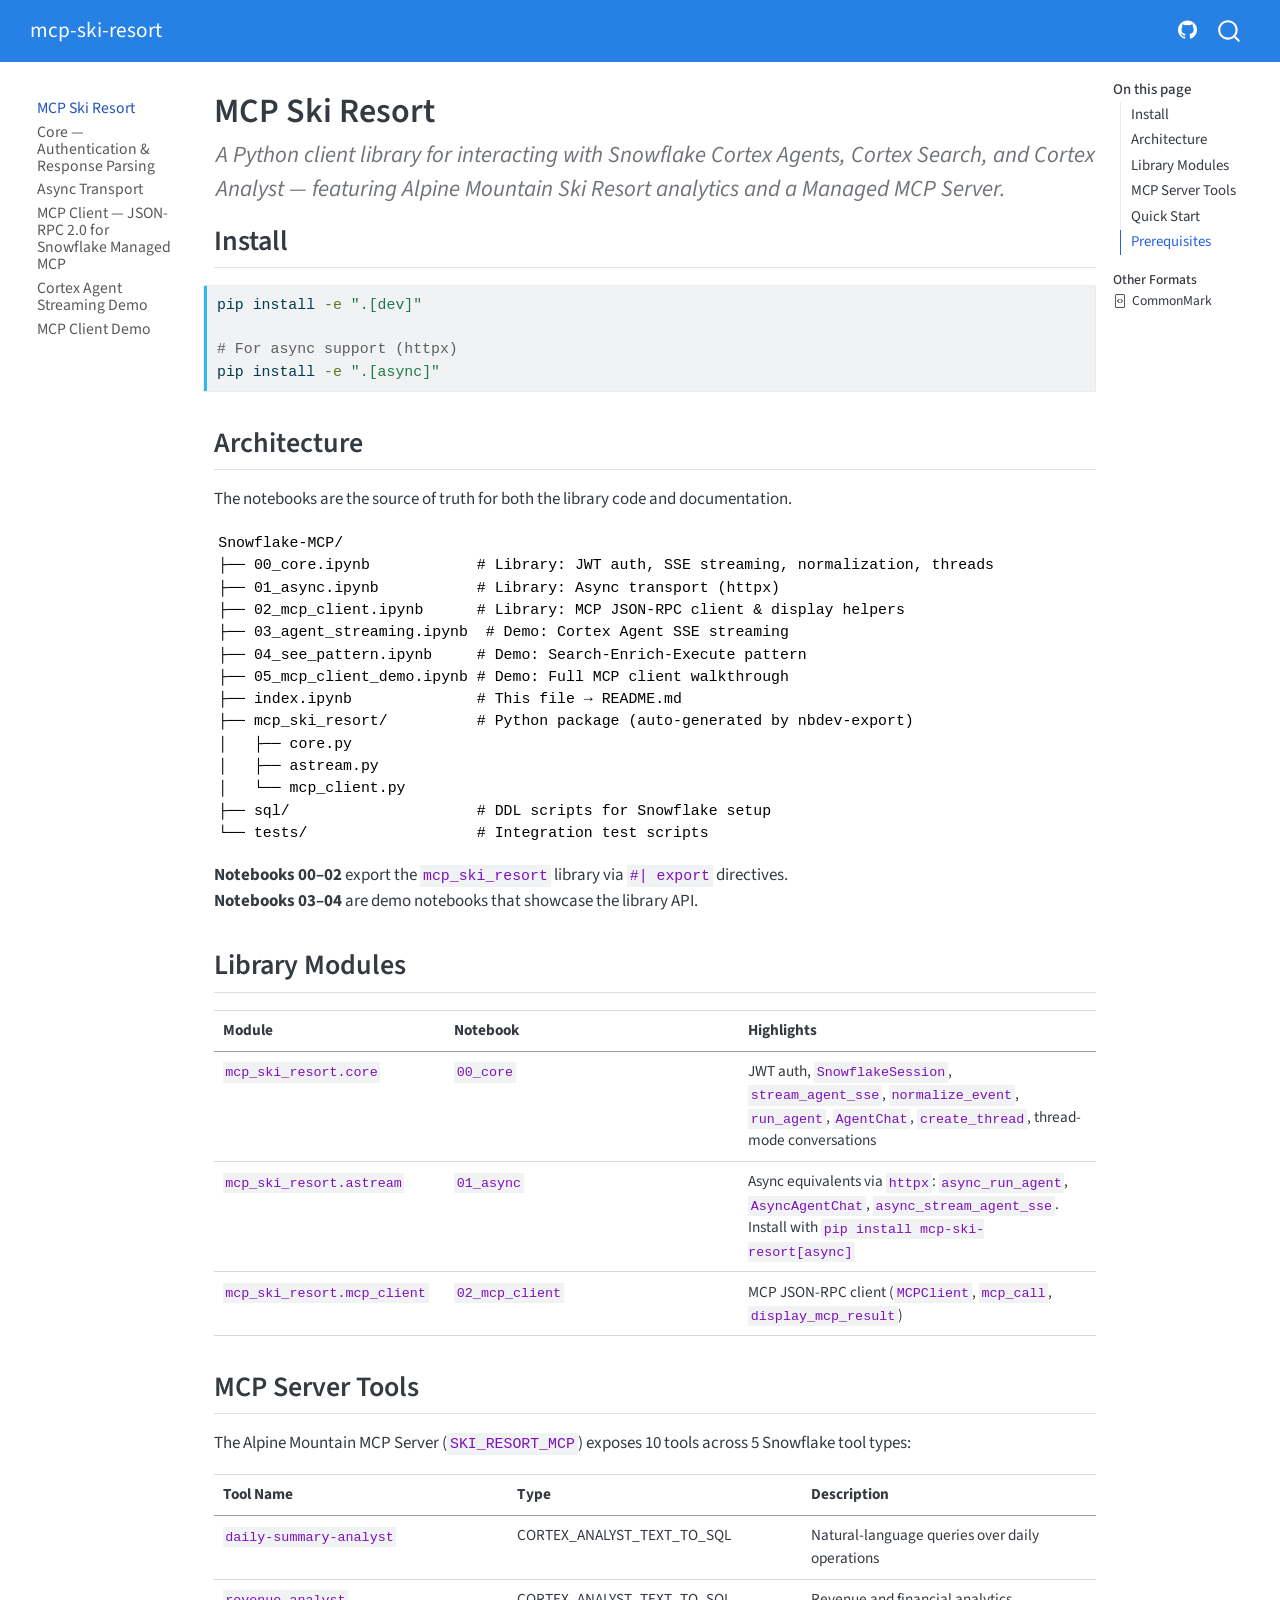
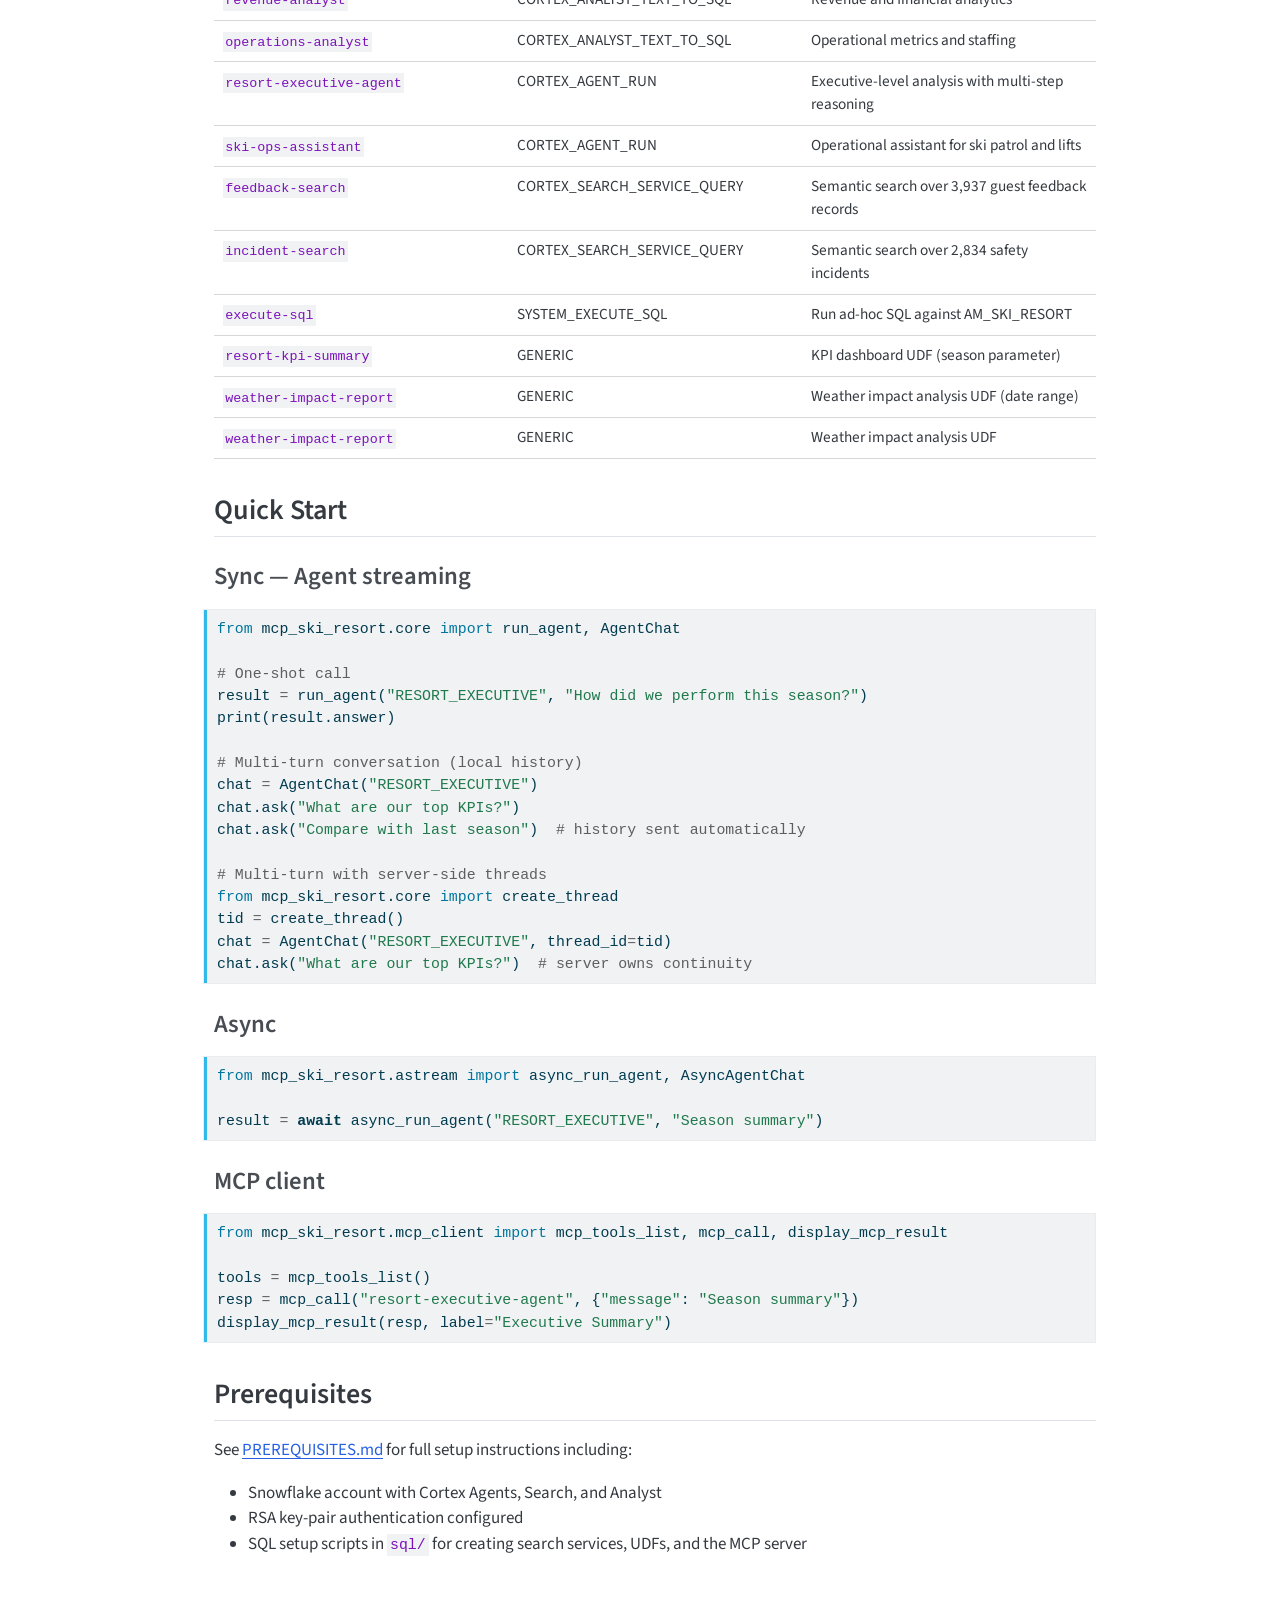
<file: index.html>
<!DOCTYPE html>
<html xmlns="http://www.w3.org/1999/xhtml" lang="en" xml:lang="en"><head>

<meta charset="utf-8">
<meta name="generator" content="quarto-1.9.37">

<meta name="viewport" content="width=device-width, initial-scale=1.0, user-scalable=yes">

<meta name="description" content="A Python client library for interacting with Snowflake Cortex Agents, Cortex Search, and Cortex Analyst — featuring Alpine Mountain Ski Resort analytics and a Managed MCP Server.">

<title>MCP Ski Resort – mcp-ski-resort</title>
<style>
/* Default styles provided by pandoc.
** See https://pandoc.org/MANUAL.html#variables-for-html for config info.
*/
code{white-space: pre-wrap;}
span.smallcaps{font-variant: small-caps;}
div.columns{display: flex; gap: min(4vw, 1.5em);}
div.column{flex: auto; overflow-x: auto;}
div.hanging-indent{margin-left: 1.5em; text-indent: -1.5em;}
ul.task-list{list-style: none;}
ul.task-list li input[type="checkbox"] {
  width: 0.8em;
  margin: 0 0.8em 0.2em -1em; /* quarto-specific, see https://github.com/quarto-dev/quarto-cli/issues/4556 */ 
  vertical-align: middle;
}
/* CSS for syntax highlighting */
html { -webkit-text-size-adjust: 100%; }
pre > code.sourceCode { white-space: pre; position: relative; }
pre > code.sourceCode > span { display: inline-block; line-height: 1.25; }
pre > code.sourceCode > span:empty { height: 1.2em; }
.sourceCode { overflow: visible; }
code.sourceCode > span { color: inherit; text-decoration: inherit; }
div.sourceCode { margin: 1em 0; }
pre.sourceCode { margin: 0; }
@media screen {
div.sourceCode { overflow: auto; }
}
@media print {
pre > code.sourceCode { white-space: pre-wrap; }
pre > code.sourceCode > span { text-indent: -5em; padding-left: 5em; }
}
pre.numberSource code
  { counter-reset: source-line 0; }
pre.numberSource code > span
  { position: relative; left: -4em; counter-increment: source-line; }
pre.numberSource code > span > a:first-child::before
  { content: counter(source-line);
    position: relative; left: -1em; text-align: right; vertical-align: baseline;
    border: none; display: inline-block;
    -webkit-touch-callout: none; -webkit-user-select: none;
    -khtml-user-select: none; -moz-user-select: none;
    -ms-user-select: none; user-select: none;
    padding: 0 4px; width: 4em;
  }
pre.numberSource { margin-left: 3em;  padding-left: 4px; }
div.sourceCode
  {   }
@media screen {
pre > code.sourceCode > span > a:first-child::before { text-decoration: underline; }
}
</style>


<script src="site_libs/quarto-nav/quarto-nav.js"></script>
<script src="site_libs/quarto-nav/headroom.min.js"></script>
<script src="site_libs/clipboard/clipboard.min.js"></script>
<script src="site_libs/quarto-search/autocomplete.umd.js"></script>
<script src="site_libs/quarto-search/fuse.min.js"></script>
<script src="site_libs/quarto-search/quarto-search.js"></script>
<meta name="quarto:offset" content="./">
<script src="site_libs/quarto-html/quarto.js" type="module"></script>
<script src="site_libs/quarto-html/tabsets/tabsets.js" type="module"></script>
<script src="site_libs/quarto-html/popper.min.js"></script>
<script src="site_libs/quarto-html/tippy.umd.min.js"></script>
<script src="site_libs/quarto-html/anchor.min.js"></script>
<link href="site_libs/quarto-html/tippy.css" rel="stylesheet">
<link href="site_libs/quarto-html/quarto-syntax-highlighting-7f8f88aac4f3542376d5c11b86a4c14d.css" rel="stylesheet" id="quarto-text-highlighting-styles">
<script src="site_libs/bootstrap/bootstrap.min.js"></script>
<link href="site_libs/bootstrap/bootstrap-icons.css" rel="stylesheet">
<link href="site_libs/bootstrap/bootstrap-4b03a15772f9050b9d91d173b0686658.min.css" rel="stylesheet" append-hash="true" id="quarto-bootstrap" data-mode="light">
<script id="quarto-search-options" type="application/json">{
  "location": "navbar",
  "copy-button": false,
  "collapse-after": 3,
  "panel-placement": "end",
  "type": "overlay",
  "limit": 50,
  "keyboard-shortcut": [
    "f",
    "/",
    "s"
  ],
  "show-item-context": false,
  "language": {
    "search-no-results-text": "No results",
    "search-matching-documents-text": "matching documents",
    "search-copy-link-title": "Copy link to search",
    "search-hide-matches-text": "Hide additional matches",
    "search-more-match-text": "more match in this document",
    "search-more-matches-text": "more matches in this document",
    "search-clear-button-title": "Clear",
    "search-text-placeholder": "",
    "search-detached-cancel-button-title": "Cancel",
    "search-submit-button-title": "Submit",
    "search-label": "Search"
  }
}</script>


<link rel="stylesheet" href="styles.css">
<meta property="og:title" content="MCP Ski Resort – mcp-ski-resort">
<meta property="og:description" content="A Python client library for interacting with Snowflake Cortex Agents, Cortex Search, and Cortex Analyst — featuring Alpine Mountain Ski Resort analytics and a Managed MCP Server.">
<meta property="og:site_name" content="mcp-ski-resort">
<meta name="twitter:title" content="MCP Ski Resort – mcp-ski-resort">
<meta name="twitter:description" content="A Python client library for interacting with Snowflake Cortex Agents, Cortex Search, and Cortex Analyst — featuring Alpine Mountain Ski Resort analytics and a Managed MCP Server.">
<meta name="twitter:card" content="summary">
</head>

<body class="nav-sidebar floating nav-fixed quarto-light">

<div id="quarto-search-results"></div>
  <header id="quarto-header" class="headroom fixed-top">
    <nav class="navbar navbar-expand-lg " data-bs-theme="dark">
      <div class="navbar-container container-fluid">
      <div class="navbar-brand-container mx-auto">
    <a class="navbar-brand" href="./index.html">
    <span class="navbar-title">mcp-ski-resort</span>
    </a>
  </div>
            <div id="quarto-search" class="" title="Search"></div>
          <button class="navbar-toggler" type="button" data-bs-toggle="collapse" data-bs-target="#navbarCollapse" aria-controls="navbarCollapse" role="menu" aria-expanded="false" aria-label="Toggle navigation" onclick="if (window.quartoToggleHeadroom) { window.quartoToggleHeadroom(); }">
  <span class="navbar-toggler-icon"></span>
</button>
          <div class="collapse navbar-collapse" id="navbarCollapse">
            <ul class="navbar-nav navbar-nav-scroll ms-auto">
  <li class="nav-item compact">
    <a class="nav-link" href="https://github.com/Jeremy-Demlow/Snowflake-MCP"> <i class="bi bi-github" role="img">
</i> 
<span class="menu-text"></span></a>
  </li>  
</ul>
          </div> <!-- /navcollapse -->
            <div class="quarto-navbar-tools">
</div>
      </div> <!-- /container-fluid -->
    </nav>
  <nav class="quarto-secondary-nav">
    <div class="container-fluid d-flex">
      <button type="button" class="quarto-btn-toggle btn" data-bs-toggle="collapse" role="button" data-bs-target=".quarto-sidebar-collapse-item" aria-controls="quarto-sidebar" aria-expanded="false" aria-label="Toggle sidebar navigation" onclick="if (window.quartoToggleHeadroom) { window.quartoToggleHeadroom(); }">
        <i class="bi bi-layout-text-sidebar-reverse"></i>
      </button>
        <nav class="quarto-page-breadcrumbs" aria-label="breadcrumb"><ol class="breadcrumb"><li class="breadcrumb-item"><a href="./index.html">MCP Ski Resort</a></li></ol></nav>
        <a class="flex-grow-1" role="navigation" data-bs-toggle="collapse" data-bs-target=".quarto-sidebar-collapse-item" aria-controls="quarto-sidebar" aria-expanded="false" aria-label="Toggle sidebar navigation" onclick="if (window.quartoToggleHeadroom) { window.quartoToggleHeadroom(); }">      
        </a>
    </div>
  </nav>
</header>
<!-- content -->
<div id="quarto-content" class="quarto-container page-columns page-rows-contents page-layout-article page-navbar">
<!-- sidebar -->
  <nav id="quarto-sidebar" class="sidebar collapse collapse-horizontal quarto-sidebar-collapse-item sidebar-navigation floating overflow-auto">
    <div class="sidebar-menu-container"> 
    <ul class="list-unstyled mt-1">
        <li class="sidebar-item">
  <div class="sidebar-item-container"> 
  <a href="./index.html" class="sidebar-item-text sidebar-link active">
 <span class="menu-text">MCP Ski Resort</span></a>
  </div>
</li>
        <li class="sidebar-item">
  <div class="sidebar-item-container"> 
  <a href="./core.html" class="sidebar-item-text sidebar-link">
 <span class="menu-text">Core — Authentication &amp; Response Parsing</span></a>
  </div>
</li>
        <li class="sidebar-item">
  <div class="sidebar-item-container"> 
  <a href="./async.html" class="sidebar-item-text sidebar-link">
 <span class="menu-text">Async Transport</span></a>
  </div>
</li>
        <li class="sidebar-item">
  <div class="sidebar-item-container"> 
  <a href="./mcp_client.html" class="sidebar-item-text sidebar-link">
 <span class="menu-text">MCP Client — JSON-RPC 2.0 for Snowflake Managed MCP</span></a>
  </div>
</li>
        <li class="sidebar-item">
  <div class="sidebar-item-container"> 
  <a href="./agent_streaming.html" class="sidebar-item-text sidebar-link">
 <span class="menu-text">Cortex Agent Streaming Demo</span></a>
  </div>
</li>
        <li class="sidebar-item">
  <div class="sidebar-item-container"> 
  <a href="./mcp_client_demo.html" class="sidebar-item-text sidebar-link">
 <span class="menu-text">MCP Client Demo</span></a>
  </div>
</li>
    </ul>
    </div>
</nav>
<div id="quarto-sidebar-glass" class="quarto-sidebar-collapse-item" data-bs-toggle="collapse" data-bs-target=".quarto-sidebar-collapse-item"></div>
<!-- margin-sidebar -->
    <div id="quarto-margin-sidebar" class="sidebar margin-sidebar">
        <nav id="TOC" role="doc-toc" class="toc-active">
    <h2 id="toc-title">On this page</h2>
   
  <ul>
  <li><a href="#install" id="toc-install" class="nav-link active" data-scroll-target="#install">Install</a></li>
  <li><a href="#architecture" id="toc-architecture" class="nav-link" data-scroll-target="#architecture">Architecture</a></li>
  <li><a href="#library-modules" id="toc-library-modules" class="nav-link" data-scroll-target="#library-modules">Library Modules</a></li>
  <li><a href="#mcp-server-tools" id="toc-mcp-server-tools" class="nav-link" data-scroll-target="#mcp-server-tools">MCP Server Tools</a></li>
  <li><a href="#quick-start" id="toc-quick-start" class="nav-link" data-scroll-target="#quick-start">Quick Start</a>
  <ul class="collapse">
  <li><a href="#sync-agent-streaming" id="toc-sync-agent-streaming" class="nav-link" data-scroll-target="#sync-agent-streaming">Sync — Agent streaming</a></li>
  <li><a href="#async" id="toc-async" class="nav-link" data-scroll-target="#async">Async</a></li>
  <li><a href="#mcp-client" id="toc-mcp-client" class="nav-link" data-scroll-target="#mcp-client">MCP client</a></li>
  </ul></li>
  <li><a href="#prerequisites" id="toc-prerequisites" class="nav-link" data-scroll-target="#prerequisites">Prerequisites</a></li>
  </ul>
<div class="quarto-alternate-formats"><h2>Other Formats</h2><ul><li><a href="index.html.md"><i class="bi bi-file-code"></i>CommonMark</a></li></ul></div></nav>
    </div>
<!-- main -->
<main class="content" id="quarto-document-content">

<header id="title-block-header" class="quarto-title-block default">
<div class="quarto-title">
<h1 class="title">MCP Ski Resort</h1>
</div>

<div>
  <div class="description">
    A Python client library for interacting with Snowflake Cortex Agents, Cortex Search, and Cortex Analyst — featuring Alpine Mountain Ski Resort analytics and a Managed MCP Server.
  </div>
</div>


<div class="quarto-title-meta">

    
  
    
  </div>
  


</header>


<!-- WARNING: THIS FILE WAS AUTOGENERATED! DO NOT EDIT! -->
<section id="install" class="level2">
<h2 class="anchored" data-anchor-id="install">Install</h2>
<div class="code-copy-outer-scaffold"><div class="sourceCode" id="cb1"><pre class="sourceCode bash code-with-copy"><code class="sourceCode bash"><span id="cb1-1"><a href="#cb1-1" aria-hidden="true" tabindex="-1"></a><span class="ex">pip</span> install <span class="at">-e</span> <span class="st">".[dev]"</span></span>
<span id="cb1-2"><a href="#cb1-2" aria-hidden="true" tabindex="-1"></a></span>
<span id="cb1-3"><a href="#cb1-3" aria-hidden="true" tabindex="-1"></a><span class="co"># For async support (httpx)</span></span>
<span id="cb1-4"><a href="#cb1-4" aria-hidden="true" tabindex="-1"></a><span class="ex">pip</span> install <span class="at">-e</span> <span class="st">".[async]"</span></span></code></pre></div><button title="Copy to Clipboard" class="code-copy-button"><i class="bi"></i></button></div>
</section>
<section id="architecture" class="level2">
<h2 class="anchored" data-anchor-id="architecture">Architecture</h2>
<p>The notebooks are the source of truth for both the library code and documentation.</p>
<pre><code>Snowflake-MCP/
├── 00_core.ipynb            # Library: JWT auth, SSE streaming, normalization, threads
├── 01_async.ipynb           # Library: Async transport (httpx)
├── 02_mcp_client.ipynb      # Library: MCP JSON-RPC client &amp; display helpers
├── 03_agent_streaming.ipynb  # Demo: Cortex Agent SSE streaming
├── 04_see_pattern.ipynb     # Demo: Search-Enrich-Execute pattern
├── 05_mcp_client_demo.ipynb # Demo: Full MCP client walkthrough
├── index.ipynb              # This file → README.md
├── mcp_ski_resort/          # Python package (auto-generated by nbdev-export)
│   ├── core.py
│   ├── astream.py
│   └── mcp_client.py
├── sql/                     # DDL scripts for Snowflake setup
└── tests/                   # Integration test scripts</code></pre>
<p><strong>Notebooks 00–02</strong> export the <code>mcp_ski_resort</code> library via <code>#| export</code> directives.<br>
<strong>Notebooks 03–04</strong> are demo notebooks that showcase the library API.</p>
</section>
<section id="library-modules" class="level2">
<h2 class="anchored" data-anchor-id="library-modules">Library Modules</h2>
<table class="caption-top table">
<colgroup>
<col style="width: 26%">
<col style="width: 33%">
<col style="width: 40%">
</colgroup>
<thead>
<tr class="header">
<th>Module</th>
<th>Notebook</th>
<th>Highlights</th>
</tr>
</thead>
<tbody>
<tr class="odd">
<td><code>mcp_ski_resort.core</code></td>
<td><code>00_core</code></td>
<td>JWT auth, <code>SnowflakeSession</code>, <code>stream_agent_sse</code>, <code>normalize_event</code>, <code>run_agent</code>, <code>AgentChat</code>, <code>create_thread</code>, thread-mode conversations</td>
</tr>
<tr class="even">
<td><code>mcp_ski_resort.astream</code></td>
<td><code>01_async</code></td>
<td>Async equivalents via <code>httpx</code>: <code>async_run_agent</code>, <code>AsyncAgentChat</code>, <code>async_stream_agent_sse</code>. Install with <code>pip install mcp-ski-resort[async]</code></td>
</tr>
<tr class="odd">
<td><code>mcp_ski_resort.mcp_client</code></td>
<td><code>02_mcp_client</code></td>
<td>MCP JSON-RPC client (<code>MCPClient</code>, <code>mcp_call</code>, <code>display_mcp_result</code>)</td>
</tr>
</tbody>
</table>
</section>
<section id="mcp-server-tools" class="level2">
<h2 class="anchored" data-anchor-id="mcp-server-tools">MCP Server Tools</h2>
<p>The Alpine Mountain MCP Server (<code>SKI_RESORT_MCP</code>) exposes 10 tools across 5 Snowflake tool types:</p>
<table class="caption-top table">
<colgroup>
<col style="width: 33%">
<col style="width: 33%">
<col style="width: 33%">
</colgroup>
<thead>
<tr class="header">
<th>Tool Name</th>
<th>Type</th>
<th>Description</th>
</tr>
</thead>
<tbody>
<tr class="odd">
<td><code>daily-summary-analyst</code></td>
<td>CORTEX_ANALYST_TEXT_TO_SQL</td>
<td>Natural-language queries over daily operations</td>
</tr>
<tr class="even">
<td><code>revenue-analyst</code></td>
<td>CORTEX_ANALYST_TEXT_TO_SQL</td>
<td>Revenue and financial analytics</td>
</tr>
<tr class="odd">
<td><code>operations-analyst</code></td>
<td>CORTEX_ANALYST_TEXT_TO_SQL</td>
<td>Operational metrics and staffing</td>
</tr>
<tr class="even">
<td><code>resort-executive-agent</code></td>
<td>CORTEX_AGENT_RUN</td>
<td>Executive-level analysis with multi-step reasoning</td>
</tr>
<tr class="odd">
<td><code>ski-ops-assistant</code></td>
<td>CORTEX_AGENT_RUN</td>
<td>Operational assistant for ski patrol and lifts</td>
</tr>
<tr class="even">
<td><code>feedback-search</code></td>
<td>CORTEX_SEARCH_SERVICE_QUERY</td>
<td>Semantic search over 3,937 guest feedback records</td>
</tr>
<tr class="odd">
<td><code>incident-search</code></td>
<td>CORTEX_SEARCH_SERVICE_QUERY</td>
<td>Semantic search over 2,834 safety incidents</td>
</tr>
<tr class="even">
<td><code>execute-sql</code></td>
<td>SYSTEM_EXECUTE_SQL</td>
<td>Run ad-hoc SQL against AM_SKI_RESORT</td>
</tr>
<tr class="odd">
<td><code>resort-kpi-summary</code></td>
<td>GENERIC</td>
<td>KPI dashboard UDF (season parameter)</td>
</tr>
<tr class="even">
<td><code>weather-impact-report</code></td>
<td>GENERIC</td>
<td>Weather impact analysis UDF (date range)</td>
</tr>
<tr class="odd">
<td><code>weather-impact-report</code></td>
<td>GENERIC</td>
<td>Weather impact analysis UDF</td>
</tr>
</tbody>
</table>
</section>
<section id="quick-start" class="level2">
<h2 class="anchored" data-anchor-id="quick-start">Quick Start</h2>
<section id="sync-agent-streaming" class="level3">
<h3 class="anchored" data-anchor-id="sync-agent-streaming">Sync — Agent streaming</h3>
<div class="code-copy-outer-scaffold"><div class="sourceCode" id="cb3"><pre class="sourceCode python code-with-copy"><code class="sourceCode python"><span id="cb3-1"><a href="#cb3-1" aria-hidden="true" tabindex="-1"></a><span class="im">from</span> mcp_ski_resort.core <span class="im">import</span> run_agent, AgentChat</span>
<span id="cb3-2"><a href="#cb3-2" aria-hidden="true" tabindex="-1"></a></span>
<span id="cb3-3"><a href="#cb3-3" aria-hidden="true" tabindex="-1"></a><span class="co"># One-shot call</span></span>
<span id="cb3-4"><a href="#cb3-4" aria-hidden="true" tabindex="-1"></a>result <span class="op">=</span> run_agent(<span class="st">"RESORT_EXECUTIVE"</span>, <span class="st">"How did we perform this season?"</span>)</span>
<span id="cb3-5"><a href="#cb3-5" aria-hidden="true" tabindex="-1"></a><span class="bu">print</span>(result.answer)</span>
<span id="cb3-6"><a href="#cb3-6" aria-hidden="true" tabindex="-1"></a></span>
<span id="cb3-7"><a href="#cb3-7" aria-hidden="true" tabindex="-1"></a><span class="co"># Multi-turn conversation (local history)</span></span>
<span id="cb3-8"><a href="#cb3-8" aria-hidden="true" tabindex="-1"></a>chat <span class="op">=</span> AgentChat(<span class="st">"RESORT_EXECUTIVE"</span>)</span>
<span id="cb3-9"><a href="#cb3-9" aria-hidden="true" tabindex="-1"></a>chat.ask(<span class="st">"What are our top KPIs?"</span>)</span>
<span id="cb3-10"><a href="#cb3-10" aria-hidden="true" tabindex="-1"></a>chat.ask(<span class="st">"Compare with last season"</span>)  <span class="co"># history sent automatically</span></span>
<span id="cb3-11"><a href="#cb3-11" aria-hidden="true" tabindex="-1"></a></span>
<span id="cb3-12"><a href="#cb3-12" aria-hidden="true" tabindex="-1"></a><span class="co"># Multi-turn with server-side threads</span></span>
<span id="cb3-13"><a href="#cb3-13" aria-hidden="true" tabindex="-1"></a><span class="im">from</span> mcp_ski_resort.core <span class="im">import</span> create_thread</span>
<span id="cb3-14"><a href="#cb3-14" aria-hidden="true" tabindex="-1"></a>tid <span class="op">=</span> create_thread()</span>
<span id="cb3-15"><a href="#cb3-15" aria-hidden="true" tabindex="-1"></a>chat <span class="op">=</span> AgentChat(<span class="st">"RESORT_EXECUTIVE"</span>, thread_id<span class="op">=</span>tid)</span>
<span id="cb3-16"><a href="#cb3-16" aria-hidden="true" tabindex="-1"></a>chat.ask(<span class="st">"What are our top KPIs?"</span>)  <span class="co"># server owns continuity</span></span></code></pre></div><button title="Copy to Clipboard" class="code-copy-button"><i class="bi"></i></button></div>
</section>
<section id="async" class="level3">
<h3 class="anchored" data-anchor-id="async">Async</h3>
<div class="code-copy-outer-scaffold"><div class="sourceCode" id="cb4"><pre class="sourceCode python code-with-copy"><code class="sourceCode python"><span id="cb4-1"><a href="#cb4-1" aria-hidden="true" tabindex="-1"></a><span class="im">from</span> mcp_ski_resort.astream <span class="im">import</span> async_run_agent, AsyncAgentChat</span>
<span id="cb4-2"><a href="#cb4-2" aria-hidden="true" tabindex="-1"></a></span>
<span id="cb4-3"><a href="#cb4-3" aria-hidden="true" tabindex="-1"></a>result <span class="op">=</span> <span class="cf">await</span> async_run_agent(<span class="st">"RESORT_EXECUTIVE"</span>, <span class="st">"Season summary"</span>)</span></code></pre></div><button title="Copy to Clipboard" class="code-copy-button"><i class="bi"></i></button></div>
</section>
<section id="mcp-client" class="level3">
<h3 class="anchored" data-anchor-id="mcp-client">MCP client</h3>
<div class="code-copy-outer-scaffold"><div class="sourceCode" id="cb5"><pre class="sourceCode python code-with-copy"><code class="sourceCode python"><span id="cb5-1"><a href="#cb5-1" aria-hidden="true" tabindex="-1"></a><span class="im">from</span> mcp_ski_resort.mcp_client <span class="im">import</span> mcp_tools_list, mcp_call, display_mcp_result</span>
<span id="cb5-2"><a href="#cb5-2" aria-hidden="true" tabindex="-1"></a></span>
<span id="cb5-3"><a href="#cb5-3" aria-hidden="true" tabindex="-1"></a>tools <span class="op">=</span> mcp_tools_list()</span>
<span id="cb5-4"><a href="#cb5-4" aria-hidden="true" tabindex="-1"></a>resp <span class="op">=</span> mcp_call(<span class="st">"resort-executive-agent"</span>, {<span class="st">"message"</span>: <span class="st">"Season summary"</span>})</span>
<span id="cb5-5"><a href="#cb5-5" aria-hidden="true" tabindex="-1"></a>display_mcp_result(resp, label<span class="op">=</span><span class="st">"Executive Summary"</span>)</span></code></pre></div><button title="Copy to Clipboard" class="code-copy-button"><i class="bi"></i></button></div>
</section>
</section>
<section id="prerequisites" class="level2">
<h2 class="anchored" data-anchor-id="prerequisites">Prerequisites</h2>
<p>See <a href="./PREREQUISITES.html">PREREQUISITES.md</a> for full setup instructions including:</p>
<ul>
<li>Snowflake account with Cortex Agents, Search, and Analyst</li>
<li>RSA key-pair authentication configured</li>
<li>SQL setup scripts in <code>sql/</code> for creating search services, UDFs, and the MCP server</li>
</ul>


</section>

</main> <!-- /main -->
<script id="quarto-html-after-body" type="application/javascript">
  window.document.addEventListener("DOMContentLoaded", function (event) {
    const icon = "";
    const anchorJS = new window.AnchorJS();
    anchorJS.options = {
      placement: 'right',
      icon: icon
    };
    anchorJS.add('.anchored');
    const isCodeAnnotation = (el) => {
      for (const clz of el.classList) {
        if (clz.startsWith('code-annotation-')) {                     
          return true;
        }
      }
      return false;
    }
    const onCopySuccess = function(e) {
      // button target
      const button = e.trigger;
      // don't keep focus
      button.blur();
      // flash "checked"
      button.classList.add('code-copy-button-checked');
      var currentTitle = button.getAttribute("title");
      button.setAttribute("title", "Copied!");
      let tooltip;
      if (window.bootstrap) {
        button.setAttribute("data-bs-toggle", "tooltip");
        button.setAttribute("data-bs-placement", "left");
        button.setAttribute("data-bs-title", "Copied!");
        tooltip = new bootstrap.Tooltip(button, 
          { trigger: "manual", 
            customClass: "code-copy-button-tooltip",
            offset: [0, -8]});
        tooltip.show();    
      }
      setTimeout(function() {
        if (tooltip) {
          tooltip.hide();
          button.removeAttribute("data-bs-title");
          button.removeAttribute("data-bs-toggle");
          button.removeAttribute("data-bs-placement");
        }
        button.setAttribute("title", currentTitle);
        button.classList.remove('code-copy-button-checked');
      }, 1000);
      // clear code selection
      e.clearSelection();
    }
    const getTextToCopy = function(trigger) {
      const outerScaffold = trigger.parentElement.cloneNode(true);
      const codeEl = outerScaffold.querySelector('code');
      for (const childEl of codeEl.children) {
        if (isCodeAnnotation(childEl)) {
          childEl.remove();
        }
      }
      return codeEl.innerText;
    }
    const clipboard = new window.ClipboardJS('.code-copy-button:not([data-in-quarto-modal])', {
      text: getTextToCopy
    });
    clipboard.on('success', onCopySuccess);
    if (window.document.getElementById('quarto-embedded-source-code-modal')) {
      const clipboardModal = new window.ClipboardJS('.code-copy-button[data-in-quarto-modal]', {
        text: getTextToCopy,
        container: window.document.getElementById('quarto-embedded-source-code-modal')
      });
      clipboardModal.on('success', onCopySuccess);
    }
    const viewSource = window.document.getElementById('quarto-view-source') ||
                       window.document.getElementById('quarto-code-tools-source');
    if (viewSource) {
      const sourceUrl = viewSource.getAttribute("data-quarto-source-url");
      viewSource.addEventListener("click", function(e) {
        if (sourceUrl) {
          // rstudio viewer pane
          if (/\bcapabilities=\b/.test(window.location)) {
            window.open(sourceUrl);
          } else {
            window.location.href = sourceUrl;
          }
        } else {
          const modal = new bootstrap.Modal(document.getElementById('quarto-embedded-source-code-modal'));
          modal.show();
        }
        return false;
      });
    }
    function toggleCodeHandler(show) {
      return function(e) {
        const detailsSrc = window.document.querySelectorAll(".cell > details > .sourceCode");
        for (let i=0; i<detailsSrc.length; i++) {
          const details = detailsSrc[i].parentElement;
          if (show) {
            details.open = true;
          } else {
            details.removeAttribute("open");
          }
        }
        const cellCodeDivs = window.document.querySelectorAll(".cell > .sourceCode");
        const fromCls = show ? "hidden" : "unhidden";
        const toCls = show ? "unhidden" : "hidden";
        for (let i=0; i<cellCodeDivs.length; i++) {
          const codeDiv = cellCodeDivs[i];
          if (codeDiv.classList.contains(fromCls)) {
            codeDiv.classList.remove(fromCls);
            codeDiv.classList.add(toCls);
          } 
        }
        return false;
      }
    }
    const hideAllCode = window.document.getElementById("quarto-hide-all-code");
    if (hideAllCode) {
      hideAllCode.addEventListener("click", toggleCodeHandler(false));
    }
    const showAllCode = window.document.getElementById("quarto-show-all-code");
    if (showAllCode) {
      showAllCode.addEventListener("click", toggleCodeHandler(true));
    }
      var localhostRegex = new RegExp(/^(?:http|https):\/\/localhost\:?[0-9]*\//);
      var mailtoRegex = new RegExp(/^mailto:/);
        var filterRegex = new RegExp("\/");
      var isInternal = (href) => {
          return filterRegex.test(href) || localhostRegex.test(href) || mailtoRegex.test(href);
      }
      // Inspect non-navigation links and adorn them if external
     var links = window.document.querySelectorAll('a[href]:not(.nav-link):not(.navbar-brand):not(.toc-action):not(.sidebar-link):not(.sidebar-item-toggle):not(.pagination-link):not(.no-external):not([aria-hidden]):not(.dropdown-item):not(.quarto-navigation-tool):not(.about-link)');
      for (var i=0; i<links.length; i++) {
        const link = links[i];
        if (!isInternal(link.href)) {
          // undo the damage that might have been done by quarto-nav.js in the case of
          // links that we want to consider external
          if (link.dataset.originalHref !== undefined) {
            link.href = link.dataset.originalHref;
          }
        }
      }
    function tippyHover(el, contentFn, onTriggerFn, onUntriggerFn) {
      const config = {
        allowHTML: true,
        maxWidth: 500,
        delay: 100,
        arrow: false,
        appendTo: function(el) {
            return el.parentElement;
        },
        interactive: true,
        interactiveBorder: 10,
        theme: 'quarto',
        placement: 'bottom-start',
      };
      if (contentFn) {
        config.content = contentFn;
      }
      if (onTriggerFn) {
        config.onTrigger = onTriggerFn;
      }
      if (onUntriggerFn) {
        config.onUntrigger = onUntriggerFn;
      }
      window.tippy(el, config); 
    }
    const noterefs = window.document.querySelectorAll('a[role="doc-noteref"]');
    for (var i=0; i<noterefs.length; i++) {
      const ref = noterefs[i];
      tippyHover(ref, function() {
        // use id or data attribute instead here
        let href = ref.getAttribute('data-footnote-href') || ref.getAttribute('href');
        try { href = new URL(href).hash; } catch {}
        const id = href.replace(/^#\/?/, "");
        const note = window.document.getElementById(id);
        if (note) {
          return note.innerHTML;
        } else {
          return "";
        }
      });
    }
    const xrefs = window.document.querySelectorAll('a.quarto-xref');
    const processXRef = (id, note) => {
      // Strip column container classes
      const stripColumnClz = (el) => {
        el.classList.remove("page-full", "page-columns");
        if (el.children) {
          for (const child of el.children) {
            stripColumnClz(child);
          }
        }
      }
      stripColumnClz(note)
      if (id === null || id.startsWith('sec-')) {
        // Special case sections, only their first couple elements
        const container = document.createElement("div");
        if (note.children && note.children.length > 2) {
          container.appendChild(note.children[0].cloneNode(true));
          for (let i = 1; i < note.children.length; i++) {
            const child = note.children[i];
            if (child.tagName === "P" && child.innerText === "") {
              continue;
            } else {
              container.appendChild(child.cloneNode(true));
              break;
            }
          }
          if (window.Quarto?.typesetMath) {
            window.Quarto.typesetMath(container);
          }
          return container.innerHTML
        } else {
          if (window.Quarto?.typesetMath) {
            window.Quarto.typesetMath(note);
          }
          return note.innerHTML;
        }
      } else {
        // Remove any anchor links if they are present
        const anchorLink = note.querySelector('a.anchorjs-link');
        if (anchorLink) {
          anchorLink.remove();
        }
        if (window.Quarto?.typesetMath) {
          window.Quarto.typesetMath(note);
        }
        if (note.classList.contains("callout")) {
          return note.outerHTML;
        } else {
          return note.innerHTML;
        }
      }
    }
    for (var i=0; i<xrefs.length; i++) {
      const xref = xrefs[i];
      tippyHover(xref, undefined, function(instance) {
        instance.disable();
        let url = xref.getAttribute('href');
        let hash = undefined; 
        if (url.startsWith('#')) {
          hash = url;
        } else {
          try { hash = new URL(url).hash; } catch {}
        }
        if (hash) {
          const id = hash.replace(/^#\/?/, "");
          const note = window.document.getElementById(id);
          if (note !== null) {
            try {
              const html = processXRef(id, note.cloneNode(true));
              instance.setContent(html);
            } finally {
              instance.enable();
              instance.show();
            }
          } else {
            // See if we can fetch this
            fetch(url.split('#')[0])
            .then(res => res.text())
            .then(html => {
              const parser = new DOMParser();
              const htmlDoc = parser.parseFromString(html, "text/html");
              const note = htmlDoc.getElementById(id);
              if (note !== null) {
                const html = processXRef(id, note);
                instance.setContent(html);
              } 
            }).finally(() => {
              instance.enable();
              instance.show();
            });
          }
        } else {
          // See if we can fetch a full url (with no hash to target)
          // This is a special case and we should probably do some content thinning / targeting
          fetch(url)
          .then(res => res.text())
          .then(html => {
            const parser = new DOMParser();
            const htmlDoc = parser.parseFromString(html, "text/html");
            const note = htmlDoc.querySelector('main.content');
            if (note !== null) {
              // This should only happen for chapter cross references
              // (since there is no id in the URL)
              // remove the first header
              if (note.children.length > 0 && note.children[0].tagName === "HEADER") {
                note.children[0].remove();
              }
              const html = processXRef(null, note);
              instance.setContent(html);
            } 
          }).finally(() => {
            instance.enable();
            instance.show();
          });
        }
      }, function(instance) {
      });
    }
        let selectedAnnoteEl;
        const selectorForAnnotation = ( cell, annotation) => {
          let cellAttr = 'data-code-cell="' + cell + '"';
          let lineAttr = 'data-code-annotation="' +  annotation + '"';
          const selector = 'span[' + cellAttr + '][' + lineAttr + ']';
          return selector;
        }
        const selectCodeLines = (annoteEl) => {
          const doc = window.document;
          const targetCell = annoteEl.getAttribute("data-target-cell");
          const targetAnnotation = annoteEl.getAttribute("data-target-annotation");
          const annoteSpan = window.document.querySelector(selectorForAnnotation(targetCell, targetAnnotation));
          const lines = annoteSpan.getAttribute("data-code-lines").split(",");
          const lineIds = lines.map((line) => {
            return targetCell + "-" + line;
          })
          let top = null;
          let height = null;
          let parent = null;
          if (lineIds.length > 0) {
              //compute the position of the single el (top and bottom and make a div)
              const el = window.document.getElementById(lineIds[0]);
              top = el.offsetTop;
              height = el.offsetHeight;
              parent = el.parentElement.parentElement;
            if (lineIds.length > 1) {
              const lastEl = window.document.getElementById(lineIds[lineIds.length - 1]);
              const bottom = lastEl.offsetTop + lastEl.offsetHeight;
              height = bottom - top;
            }
            if (top !== null && height !== null && parent !== null) {
              // cook up a div (if necessary) and position it 
              let div = window.document.getElementById("code-annotation-line-highlight");
              if (div === null) {
                div = window.document.createElement("div");
                div.setAttribute("id", "code-annotation-line-highlight");
                div.style.position = 'absolute';
                parent.appendChild(div);
              }
              div.style.top = top - 2 + "px";
              div.style.height = height + 4 + "px";
              div.style.left = 0;
              let gutterDiv = window.document.getElementById("code-annotation-line-highlight-gutter");
              if (gutterDiv === null) {
                gutterDiv = window.document.createElement("div");
                gutterDiv.setAttribute("id", "code-annotation-line-highlight-gutter");
                gutterDiv.style.position = 'absolute';
                const codeCell = window.document.getElementById(targetCell);
                const gutter = codeCell.querySelector('.code-annotation-gutter');
                gutter.appendChild(gutterDiv);
              }
              gutterDiv.style.top = top - 2 + "px";
              gutterDiv.style.height = height + 4 + "px";
            }
            selectedAnnoteEl = annoteEl;
          }
        };
        const unselectCodeLines = () => {
          const elementsIds = ["code-annotation-line-highlight", "code-annotation-line-highlight-gutter"];
          elementsIds.forEach((elId) => {
            const div = window.document.getElementById(elId);
            if (div) {
              div.remove();
            }
          });
          selectedAnnoteEl = undefined;
        };
          // Handle positioning of the toggle
      window.addEventListener(
        "resize",
        throttle(() => {
          elRect = undefined;
          if (selectedAnnoteEl) {
            selectCodeLines(selectedAnnoteEl);
          }
        }, 10)
      );
      function throttle(fn, ms) {
      let throttle = false;
      let timer;
        return (...args) => {
          if(!throttle) { // first call gets through
              fn.apply(this, args);
              throttle = true;
          } else { // all the others get throttled
              if(timer) clearTimeout(timer); // cancel #2
              timer = setTimeout(() => {
                fn.apply(this, args);
                timer = throttle = false;
              }, ms);
          }
        };
      }
        // Attach click handler to the DT
        const annoteDls = window.document.querySelectorAll('dt[data-target-cell]');
        for (const annoteDlNode of annoteDls) {
          annoteDlNode.addEventListener('click', (event) => {
            const clickedEl = event.target;
            if (clickedEl !== selectedAnnoteEl) {
              unselectCodeLines();
              const activeEl = window.document.querySelector('dt[data-target-cell].code-annotation-active');
              if (activeEl) {
                activeEl.classList.remove('code-annotation-active');
              }
              selectCodeLines(clickedEl);
              clickedEl.classList.add('code-annotation-active');
            } else {
              // Unselect the line
              unselectCodeLines();
              clickedEl.classList.remove('code-annotation-active');
            }
          });
        }
    const findCites = (el) => {
      const parentEl = el.parentElement;
      if (parentEl) {
        const cites = parentEl.dataset.cites;
        if (cites) {
          return {
            el,
            cites: cites.split(' ')
          };
        } else {
          return findCites(el.parentElement)
        }
      } else {
        return undefined;
      }
    };
    var bibliorefs = window.document.querySelectorAll('a[role="doc-biblioref"]');
    for (var i=0; i<bibliorefs.length; i++) {
      const ref = bibliorefs[i];
      const citeInfo = findCites(ref);
      if (citeInfo) {
        tippyHover(citeInfo.el, function() {
          var popup = window.document.createElement('div');
          citeInfo.cites.forEach(function(cite) {
            var citeDiv = window.document.createElement('div');
            citeDiv.classList.add('hanging-indent');
            citeDiv.classList.add('csl-entry');
            var biblioDiv = window.document.getElementById('ref-' + cite);
            if (biblioDiv) {
              citeDiv.innerHTML = biblioDiv.innerHTML;
            }
            popup.appendChild(citeDiv);
          });
          return popup.innerHTML;
        });
      }
    }
  });
  </script>
</div> <!-- /content -->




</body></html>
</file>
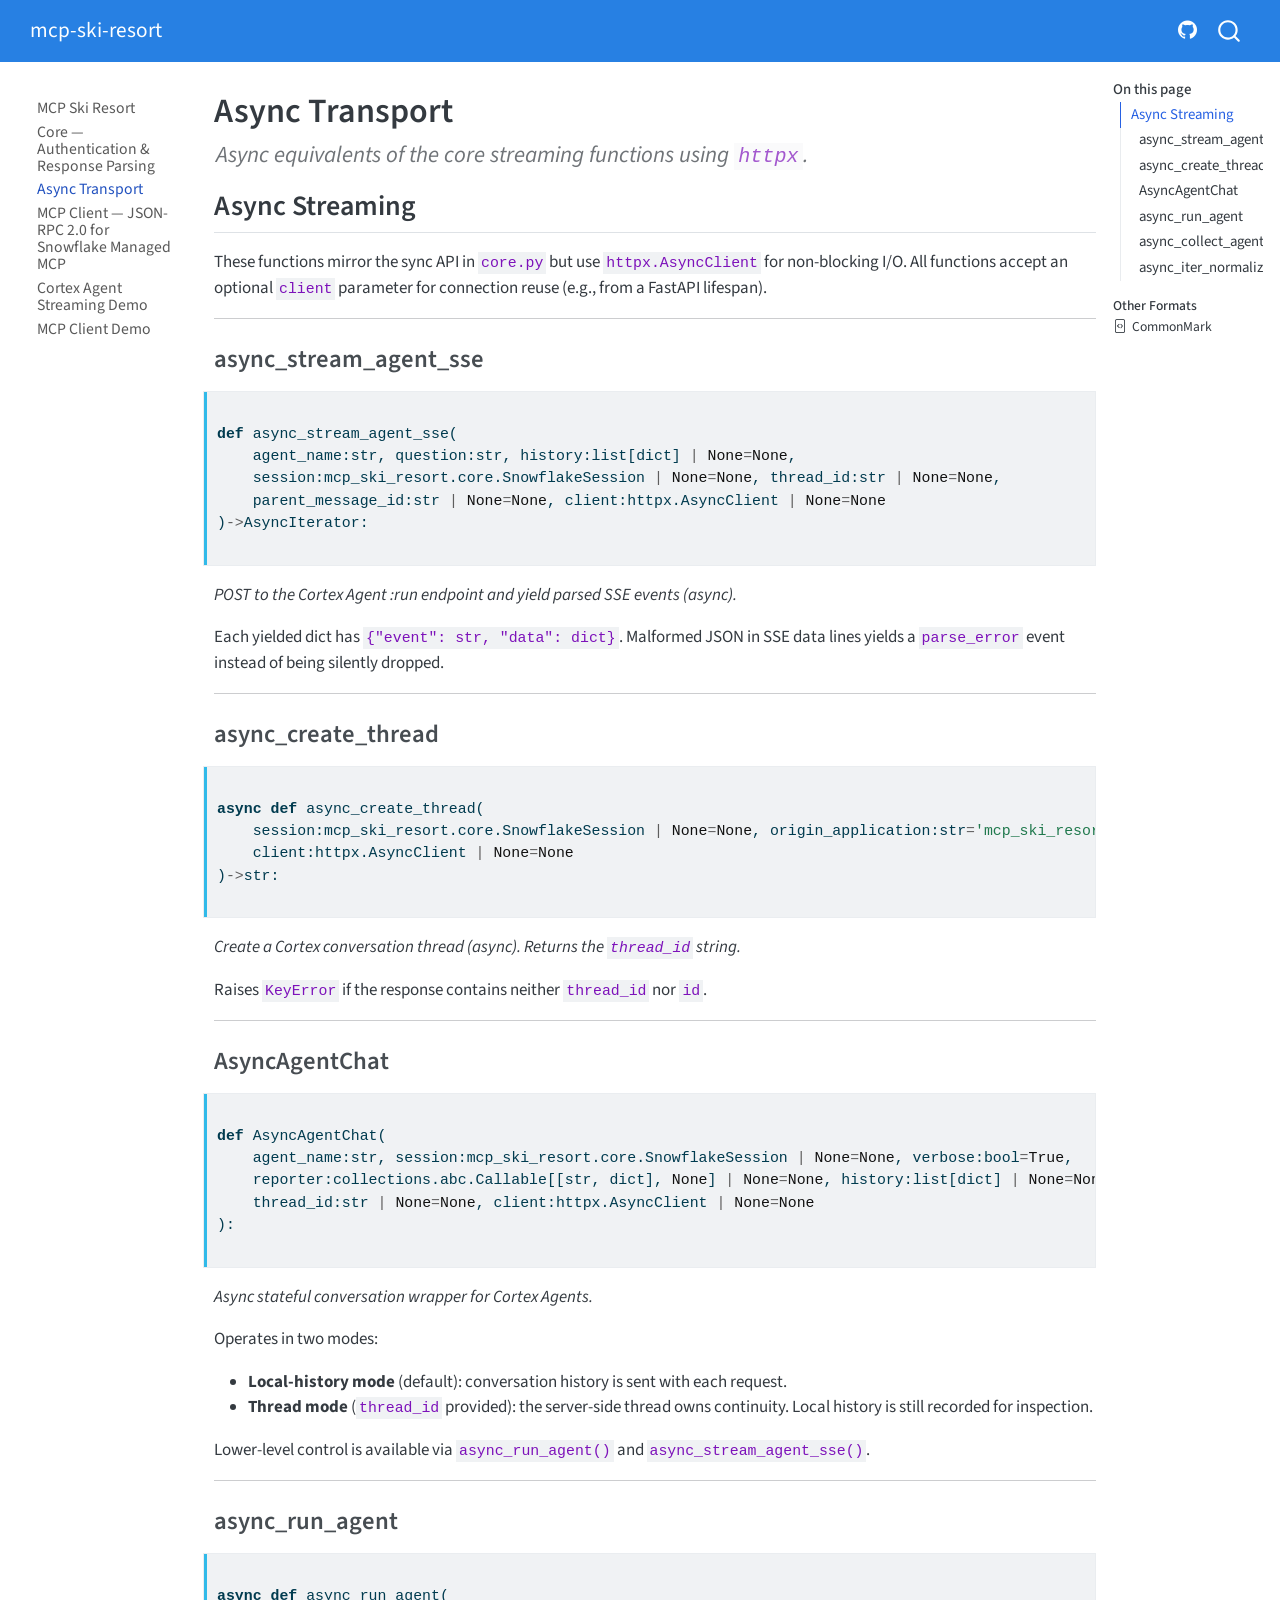
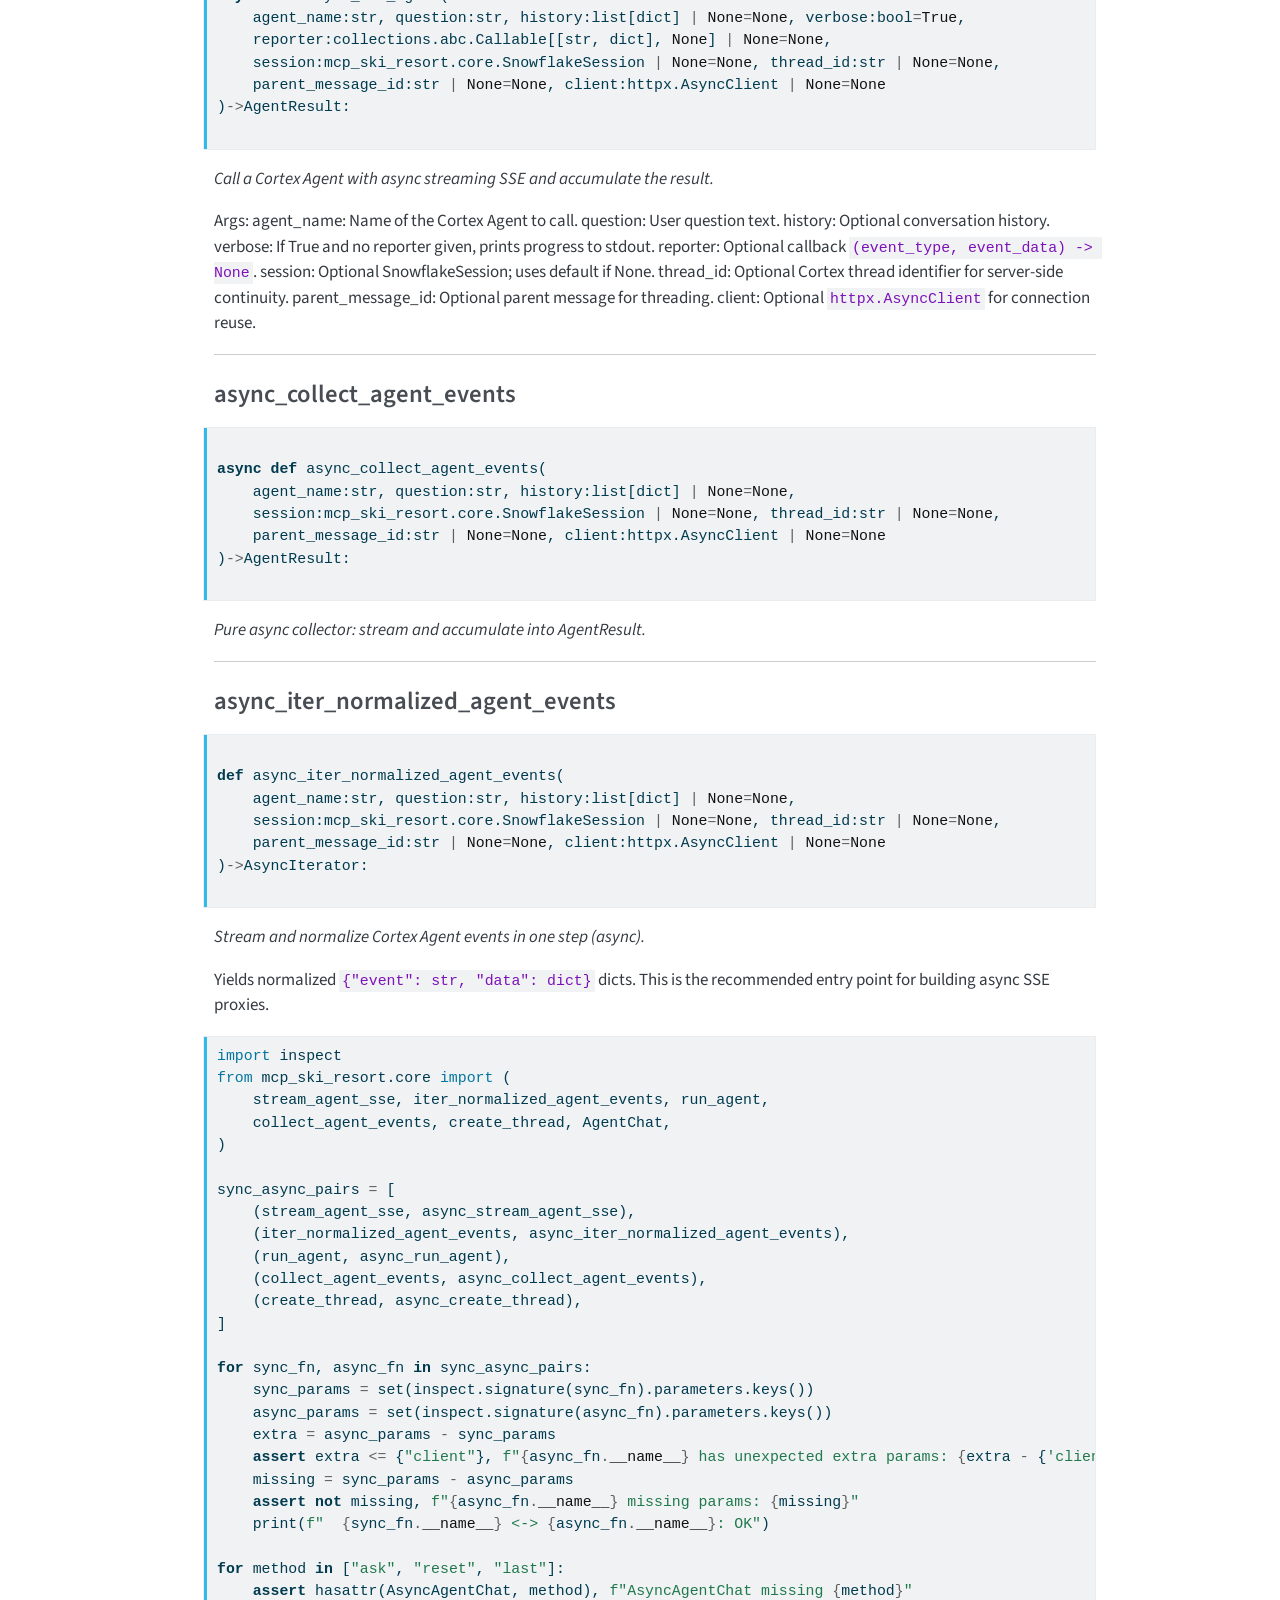
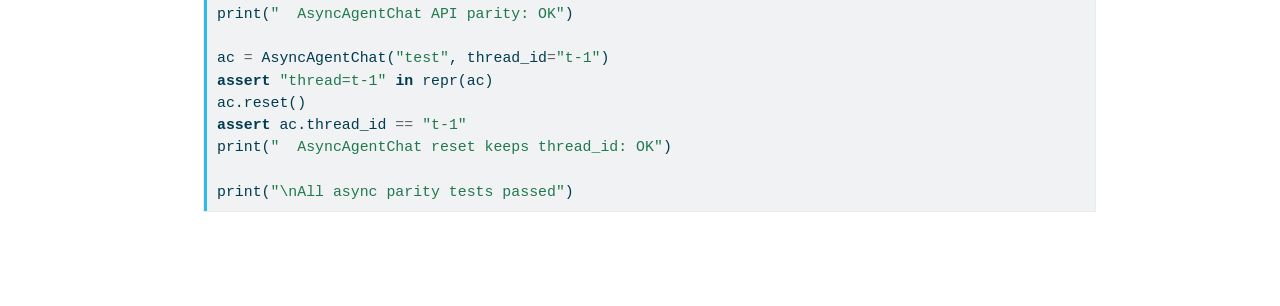
<file: async.html>
<!DOCTYPE html>
<html xmlns="http://www.w3.org/1999/xhtml" lang="en" xml:lang="en"><head>

<meta charset="utf-8">
<meta name="generator" content="quarto-1.9.37">

<meta name="viewport" content="width=device-width, initial-scale=1.0, user-scalable=yes">

<meta name="description" content="Async equivalents of the core streaming functions using httpx.">

<title>Async Transport – mcp-ski-resort</title>
<style>
/* Default styles provided by pandoc.
** See https://pandoc.org/MANUAL.html#variables-for-html for config info.
*/
code{white-space: pre-wrap;}
span.smallcaps{font-variant: small-caps;}
div.columns{display: flex; gap: min(4vw, 1.5em);}
div.column{flex: auto; overflow-x: auto;}
div.hanging-indent{margin-left: 1.5em; text-indent: -1.5em;}
ul.task-list{list-style: none;}
ul.task-list li input[type="checkbox"] {
  width: 0.8em;
  margin: 0 0.8em 0.2em -1em; /* quarto-specific, see https://github.com/quarto-dev/quarto-cli/issues/4556 */ 
  vertical-align: middle;
}
/* CSS for syntax highlighting */
html { -webkit-text-size-adjust: 100%; }
pre > code.sourceCode { white-space: pre; position: relative; }
pre > code.sourceCode > span { display: inline-block; line-height: 1.25; }
pre > code.sourceCode > span:empty { height: 1.2em; }
.sourceCode { overflow: visible; }
code.sourceCode > span { color: inherit; text-decoration: inherit; }
div.sourceCode { margin: 1em 0; }
pre.sourceCode { margin: 0; }
@media screen {
div.sourceCode { overflow: auto; }
}
@media print {
pre > code.sourceCode { white-space: pre-wrap; }
pre > code.sourceCode > span { text-indent: -5em; padding-left: 5em; }
}
pre.numberSource code
  { counter-reset: source-line 0; }
pre.numberSource code > span
  { position: relative; left: -4em; counter-increment: source-line; }
pre.numberSource code > span > a:first-child::before
  { content: counter(source-line);
    position: relative; left: -1em; text-align: right; vertical-align: baseline;
    border: none; display: inline-block;
    -webkit-touch-callout: none; -webkit-user-select: none;
    -khtml-user-select: none; -moz-user-select: none;
    -ms-user-select: none; user-select: none;
    padding: 0 4px; width: 4em;
  }
pre.numberSource { margin-left: 3em;  padding-left: 4px; }
div.sourceCode
  {   }
@media screen {
pre > code.sourceCode > span > a:first-child::before { text-decoration: underline; }
}
</style>


<script src="site_libs/quarto-nav/quarto-nav.js"></script>
<script src="site_libs/quarto-nav/headroom.min.js"></script>
<script src="site_libs/clipboard/clipboard.min.js"></script>
<script src="site_libs/quarto-search/autocomplete.umd.js"></script>
<script src="site_libs/quarto-search/fuse.min.js"></script>
<script src="site_libs/quarto-search/quarto-search.js"></script>
<meta name="quarto:offset" content="./">
<script src="site_libs/quarto-html/quarto.js" type="module"></script>
<script src="site_libs/quarto-html/tabsets/tabsets.js" type="module"></script>
<script src="site_libs/quarto-html/popper.min.js"></script>
<script src="site_libs/quarto-html/tippy.umd.min.js"></script>
<script src="site_libs/quarto-html/anchor.min.js"></script>
<link href="site_libs/quarto-html/tippy.css" rel="stylesheet">
<link href="site_libs/quarto-html/quarto-syntax-highlighting-7f8f88aac4f3542376d5c11b86a4c14d.css" rel="stylesheet" id="quarto-text-highlighting-styles">
<script src="site_libs/bootstrap/bootstrap.min.js"></script>
<link href="site_libs/bootstrap/bootstrap-icons.css" rel="stylesheet">
<link href="site_libs/bootstrap/bootstrap-4b03a15772f9050b9d91d173b0686658.min.css" rel="stylesheet" append-hash="true" id="quarto-bootstrap" data-mode="light">
<script id="quarto-search-options" type="application/json">{
  "location": "navbar",
  "copy-button": false,
  "collapse-after": 3,
  "panel-placement": "end",
  "type": "overlay",
  "limit": 50,
  "keyboard-shortcut": [
    "f",
    "/",
    "s"
  ],
  "show-item-context": false,
  "language": {
    "search-no-results-text": "No results",
    "search-matching-documents-text": "matching documents",
    "search-copy-link-title": "Copy link to search",
    "search-hide-matches-text": "Hide additional matches",
    "search-more-match-text": "more match in this document",
    "search-more-matches-text": "more matches in this document",
    "search-clear-button-title": "Clear",
    "search-text-placeholder": "",
    "search-detached-cancel-button-title": "Cancel",
    "search-submit-button-title": "Submit",
    "search-label": "Search"
  }
}</script>


<link rel="stylesheet" href="styles.css">
<meta property="og:title" content="Async Transport – mcp-ski-resort">
<meta property="og:description" content="Async equivalents of the core streaming functions using httpx.">
<meta property="og:site_name" content="mcp-ski-resort">
<meta name="twitter:title" content="Async Transport – mcp-ski-resort">
<meta name="twitter:description" content="Async equivalents of the core streaming functions using httpx.">
<meta name="twitter:card" content="summary">
</head>

<body class="nav-sidebar floating nav-fixed quarto-light">

<div id="quarto-search-results"></div>
  <header id="quarto-header" class="headroom fixed-top">
    <nav class="navbar navbar-expand-lg " data-bs-theme="dark">
      <div class="navbar-container container-fluid">
      <div class="navbar-brand-container mx-auto">
    <a class="navbar-brand" href="./index.html">
    <span class="navbar-title">mcp-ski-resort</span>
    </a>
  </div>
            <div id="quarto-search" class="" title="Search"></div>
          <button class="navbar-toggler" type="button" data-bs-toggle="collapse" data-bs-target="#navbarCollapse" aria-controls="navbarCollapse" role="menu" aria-expanded="false" aria-label="Toggle navigation" onclick="if (window.quartoToggleHeadroom) { window.quartoToggleHeadroom(); }">
  <span class="navbar-toggler-icon"></span>
</button>
          <div class="collapse navbar-collapse" id="navbarCollapse">
            <ul class="navbar-nav navbar-nav-scroll ms-auto">
  <li class="nav-item compact">
    <a class="nav-link" href="https://github.com/Jeremy-Demlow/Snowflake-MCP"> <i class="bi bi-github" role="img">
</i> 
<span class="menu-text"></span></a>
  </li>  
</ul>
          </div> <!-- /navcollapse -->
            <div class="quarto-navbar-tools">
</div>
      </div> <!-- /container-fluid -->
    </nav>
  <nav class="quarto-secondary-nav">
    <div class="container-fluid d-flex">
      <button type="button" class="quarto-btn-toggle btn" data-bs-toggle="collapse" role="button" data-bs-target=".quarto-sidebar-collapse-item" aria-controls="quarto-sidebar" aria-expanded="false" aria-label="Toggle sidebar navigation" onclick="if (window.quartoToggleHeadroom) { window.quartoToggleHeadroom(); }">
        <i class="bi bi-layout-text-sidebar-reverse"></i>
      </button>
        <nav class="quarto-page-breadcrumbs" aria-label="breadcrumb"><ol class="breadcrumb"><li class="breadcrumb-item"><a href="./async.html">Async Transport</a></li></ol></nav>
        <a class="flex-grow-1" role="navigation" data-bs-toggle="collapse" data-bs-target=".quarto-sidebar-collapse-item" aria-controls="quarto-sidebar" aria-expanded="false" aria-label="Toggle sidebar navigation" onclick="if (window.quartoToggleHeadroom) { window.quartoToggleHeadroom(); }">      
        </a>
    </div>
  </nav>
</header>
<!-- content -->
<div id="quarto-content" class="quarto-container page-columns page-rows-contents page-layout-article page-navbar">
<!-- sidebar -->
  <nav id="quarto-sidebar" class="sidebar collapse collapse-horizontal quarto-sidebar-collapse-item sidebar-navigation floating overflow-auto">
    <div class="sidebar-menu-container"> 
    <ul class="list-unstyled mt-1">
        <li class="sidebar-item">
  <div class="sidebar-item-container"> 
  <a href="./index.html" class="sidebar-item-text sidebar-link">
 <span class="menu-text">MCP Ski Resort</span></a>
  </div>
</li>
        <li class="sidebar-item">
  <div class="sidebar-item-container"> 
  <a href="./core.html" class="sidebar-item-text sidebar-link">
 <span class="menu-text">Core — Authentication &amp; Response Parsing</span></a>
  </div>
</li>
        <li class="sidebar-item">
  <div class="sidebar-item-container"> 
  <a href="./async.html" class="sidebar-item-text sidebar-link active">
 <span class="menu-text">Async Transport</span></a>
  </div>
</li>
        <li class="sidebar-item">
  <div class="sidebar-item-container"> 
  <a href="./mcp_client.html" class="sidebar-item-text sidebar-link">
 <span class="menu-text">MCP Client — JSON-RPC 2.0 for Snowflake Managed MCP</span></a>
  </div>
</li>
        <li class="sidebar-item">
  <div class="sidebar-item-container"> 
  <a href="./agent_streaming.html" class="sidebar-item-text sidebar-link">
 <span class="menu-text">Cortex Agent Streaming Demo</span></a>
  </div>
</li>
        <li class="sidebar-item">
  <div class="sidebar-item-container"> 
  <a href="./mcp_client_demo.html" class="sidebar-item-text sidebar-link">
 <span class="menu-text">MCP Client Demo</span></a>
  </div>
</li>
    </ul>
    </div>
</nav>
<div id="quarto-sidebar-glass" class="quarto-sidebar-collapse-item" data-bs-toggle="collapse" data-bs-target=".quarto-sidebar-collapse-item"></div>
<!-- margin-sidebar -->
    <div id="quarto-margin-sidebar" class="sidebar margin-sidebar">
        <nav id="TOC" role="doc-toc" class="toc-active">
    <h2 id="toc-title">On this page</h2>
   
  <ul>
  <li><a href="#async-streaming" id="toc-async-streaming" class="nav-link active" data-scroll-target="#async-streaming">Async Streaming</a>
  <ul class="collapse">
  <li><a href="#async_stream_agent_sse" id="toc-async_stream_agent_sse" class="nav-link" data-scroll-target="#async_stream_agent_sse">async_stream_agent_sse</a></li>
  <li><a href="#async_create_thread" id="toc-async_create_thread" class="nav-link" data-scroll-target="#async_create_thread">async_create_thread</a></li>
  <li><a href="#asyncagentchat" id="toc-asyncagentchat" class="nav-link" data-scroll-target="#asyncagentchat">AsyncAgentChat</a></li>
  <li><a href="#async_run_agent" id="toc-async_run_agent" class="nav-link" data-scroll-target="#async_run_agent">async_run_agent</a></li>
  <li><a href="#async_collect_agent_events" id="toc-async_collect_agent_events" class="nav-link" data-scroll-target="#async_collect_agent_events">async_collect_agent_events</a></li>
  <li><a href="#async_iter_normalized_agent_events" id="toc-async_iter_normalized_agent_events" class="nav-link" data-scroll-target="#async_iter_normalized_agent_events">async_iter_normalized_agent_events</a></li>
  </ul></li>
  </ul>
<div class="quarto-alternate-formats"><h2>Other Formats</h2><ul><li><a href="async.html.md"><i class="bi bi-file-code"></i>CommonMark</a></li></ul></div></nav>
    </div>
<!-- main -->
<main class="content" id="quarto-document-content">

<header id="title-block-header" class="quarto-title-block default">
<div class="quarto-title">
<h1 class="title">Async Transport</h1>
</div>

<div>
  <div class="description">
    Async equivalents of the core streaming functions using <code>httpx</code>.
  </div>
</div>


<div class="quarto-title-meta">

    
  
    
  </div>
  


</header>


<!-- WARNING: THIS FILE WAS AUTOGENERATED! DO NOT EDIT! -->
<section id="async-streaming" class="level2">
<h2 class="anchored" data-anchor-id="async-streaming">Async Streaming</h2>
<p>These functions mirror the sync API in <code>core.py</code> but use <code>httpx.AsyncClient</code> for non-blocking I/O. All functions accept an optional <code>client</code> parameter for connection reuse (e.g., from a FastAPI lifespan).</p>
<hr>
<section id="async_stream_agent_sse" class="level3">
<h3 class="anchored" data-anchor-id="async_stream_agent_sse">async_stream_agent_sse</h3>
<div class="code-copy-outer-scaffold"><div class="sourceCode" id="cb1"><pre class="sourceCode python code-with-copy"><code class="sourceCode python"><span id="cb1-1"><a href="#cb1-1" aria-hidden="true" tabindex="-1"></a></span>
<span id="cb1-2"><a href="#cb1-2" aria-hidden="true" tabindex="-1"></a><span class="kw">def</span> async_stream_agent_sse(</span>
<span id="cb1-3"><a href="#cb1-3" aria-hidden="true" tabindex="-1"></a>    agent_name:<span class="bu">str</span>, question:<span class="bu">str</span>, history:<span class="bu">list</span>[<span class="bu">dict</span>] <span class="op">|</span> <span class="va">None</span><span class="op">=</span><span class="va">None</span>,</span>
<span id="cb1-4"><a href="#cb1-4" aria-hidden="true" tabindex="-1"></a>    session:mcp_ski_resort.core.SnowflakeSession <span class="op">|</span> <span class="va">None</span><span class="op">=</span><span class="va">None</span>, thread_id:<span class="bu">str</span> <span class="op">|</span> <span class="va">None</span><span class="op">=</span><span class="va">None</span>,</span>
<span id="cb1-5"><a href="#cb1-5" aria-hidden="true" tabindex="-1"></a>    parent_message_id:<span class="bu">str</span> <span class="op">|</span> <span class="va">None</span><span class="op">=</span><span class="va">None</span>, client:httpx.AsyncClient <span class="op">|</span> <span class="va">None</span><span class="op">=</span><span class="va">None</span></span>
<span id="cb1-6"><a href="#cb1-6" aria-hidden="true" tabindex="-1"></a>)<span class="op">-&gt;</span>AsyncIterator:</span>
<span id="cb1-7"><a href="#cb1-7" aria-hidden="true" tabindex="-1"></a></span></code></pre></div><button title="Copy to Clipboard" class="code-copy-button"><i class="bi"></i></button></div>
<p><em>POST to the Cortex Agent :run endpoint and yield parsed SSE events (async).</em></p>
<p>Each yielded dict has <code>{"event": str, "data": dict}</code>. Malformed JSON in SSE data lines yields a <code>parse_error</code> event instead of being silently dropped.</p>
<hr>
</section>
<section id="async_create_thread" class="level3">
<h3 class="anchored" data-anchor-id="async_create_thread">async_create_thread</h3>
<div class="code-copy-outer-scaffold"><div class="sourceCode" id="cb2"><pre class="sourceCode python code-with-copy"><code class="sourceCode python"><span id="cb2-1"><a href="#cb2-1" aria-hidden="true" tabindex="-1"></a></span>
<span id="cb2-2"><a href="#cb2-2" aria-hidden="true" tabindex="-1"></a><span class="cf">async</span> <span class="kw">def</span> async_create_thread(</span>
<span id="cb2-3"><a href="#cb2-3" aria-hidden="true" tabindex="-1"></a>    session:mcp_ski_resort.core.SnowflakeSession <span class="op">|</span> <span class="va">None</span><span class="op">=</span><span class="va">None</span>, origin_application:<span class="bu">str</span><span class="op">=</span><span class="st">'mcp_ski_resort'</span>,</span>
<span id="cb2-4"><a href="#cb2-4" aria-hidden="true" tabindex="-1"></a>    client:httpx.AsyncClient <span class="op">|</span> <span class="va">None</span><span class="op">=</span><span class="va">None</span></span>
<span id="cb2-5"><a href="#cb2-5" aria-hidden="true" tabindex="-1"></a>)<span class="op">-&gt;</span><span class="bu">str</span>:</span>
<span id="cb2-6"><a href="#cb2-6" aria-hidden="true" tabindex="-1"></a></span></code></pre></div><button title="Copy to Clipboard" class="code-copy-button"><i class="bi"></i></button></div>
<p><em>Create a Cortex conversation thread (async). Returns the <code>thread_id</code> string.</em></p>
<p>Raises <code>KeyError</code> if the response contains neither <code>thread_id</code> nor <code>id</code>.</p>
<hr>
</section>
<section id="asyncagentchat" class="level3">
<h3 class="anchored" data-anchor-id="asyncagentchat">AsyncAgentChat</h3>
<div class="code-copy-outer-scaffold"><div class="sourceCode" id="cb3"><pre class="sourceCode python code-with-copy"><code class="sourceCode python"><span id="cb3-1"><a href="#cb3-1" aria-hidden="true" tabindex="-1"></a></span>
<span id="cb3-2"><a href="#cb3-2" aria-hidden="true" tabindex="-1"></a><span class="kw">def</span> AsyncAgentChat(</span>
<span id="cb3-3"><a href="#cb3-3" aria-hidden="true" tabindex="-1"></a>    agent_name:<span class="bu">str</span>, session:mcp_ski_resort.core.SnowflakeSession <span class="op">|</span> <span class="va">None</span><span class="op">=</span><span class="va">None</span>, verbose:<span class="bu">bool</span><span class="op">=</span><span class="va">True</span>,</span>
<span id="cb3-4"><a href="#cb3-4" aria-hidden="true" tabindex="-1"></a>    reporter:collections.abc.Callable[[<span class="bu">str</span>, <span class="bu">dict</span>], <span class="va">None</span>] <span class="op">|</span> <span class="va">None</span><span class="op">=</span><span class="va">None</span>, history:<span class="bu">list</span>[<span class="bu">dict</span>] <span class="op">|</span> <span class="va">None</span><span class="op">=</span><span class="va">None</span>,</span>
<span id="cb3-5"><a href="#cb3-5" aria-hidden="true" tabindex="-1"></a>    thread_id:<span class="bu">str</span> <span class="op">|</span> <span class="va">None</span><span class="op">=</span><span class="va">None</span>, client:httpx.AsyncClient <span class="op">|</span> <span class="va">None</span><span class="op">=</span><span class="va">None</span></span>
<span id="cb3-6"><a href="#cb3-6" aria-hidden="true" tabindex="-1"></a>):</span>
<span id="cb3-7"><a href="#cb3-7" aria-hidden="true" tabindex="-1"></a></span></code></pre></div><button title="Copy to Clipboard" class="code-copy-button"><i class="bi"></i></button></div>
<p><em>Async stateful conversation wrapper for Cortex Agents.</em></p>
<p>Operates in two modes:</p>
<ul>
<li><strong>Local-history mode</strong> (default): conversation history is sent with each request.</li>
<li><strong>Thread mode</strong> (<code>thread_id</code> provided): the server-side thread owns continuity. Local history is still recorded for inspection.</li>
</ul>
<p>Lower-level control is available via <code>async_run_agent()</code> and <code>async_stream_agent_sse()</code>.</p>
<hr>
</section>
<section id="async_run_agent" class="level3">
<h3 class="anchored" data-anchor-id="async_run_agent">async_run_agent</h3>
<div class="code-copy-outer-scaffold"><div class="sourceCode" id="cb4"><pre class="sourceCode python code-with-copy"><code class="sourceCode python"><span id="cb4-1"><a href="#cb4-1" aria-hidden="true" tabindex="-1"></a></span>
<span id="cb4-2"><a href="#cb4-2" aria-hidden="true" tabindex="-1"></a><span class="cf">async</span> <span class="kw">def</span> async_run_agent(</span>
<span id="cb4-3"><a href="#cb4-3" aria-hidden="true" tabindex="-1"></a>    agent_name:<span class="bu">str</span>, question:<span class="bu">str</span>, history:<span class="bu">list</span>[<span class="bu">dict</span>] <span class="op">|</span> <span class="va">None</span><span class="op">=</span><span class="va">None</span>, verbose:<span class="bu">bool</span><span class="op">=</span><span class="va">True</span>,</span>
<span id="cb4-4"><a href="#cb4-4" aria-hidden="true" tabindex="-1"></a>    reporter:collections.abc.Callable[[<span class="bu">str</span>, <span class="bu">dict</span>], <span class="va">None</span>] <span class="op">|</span> <span class="va">None</span><span class="op">=</span><span class="va">None</span>,</span>
<span id="cb4-5"><a href="#cb4-5" aria-hidden="true" tabindex="-1"></a>    session:mcp_ski_resort.core.SnowflakeSession <span class="op">|</span> <span class="va">None</span><span class="op">=</span><span class="va">None</span>, thread_id:<span class="bu">str</span> <span class="op">|</span> <span class="va">None</span><span class="op">=</span><span class="va">None</span>,</span>
<span id="cb4-6"><a href="#cb4-6" aria-hidden="true" tabindex="-1"></a>    parent_message_id:<span class="bu">str</span> <span class="op">|</span> <span class="va">None</span><span class="op">=</span><span class="va">None</span>, client:httpx.AsyncClient <span class="op">|</span> <span class="va">None</span><span class="op">=</span><span class="va">None</span></span>
<span id="cb4-7"><a href="#cb4-7" aria-hidden="true" tabindex="-1"></a>)<span class="op">-&gt;</span>AgentResult:</span>
<span id="cb4-8"><a href="#cb4-8" aria-hidden="true" tabindex="-1"></a></span></code></pre></div><button title="Copy to Clipboard" class="code-copy-button"><i class="bi"></i></button></div>
<p><em>Call a Cortex Agent with async streaming SSE and accumulate the result.</em></p>
<p>Args: agent_name: Name of the Cortex Agent to call. question: User question text. history: Optional conversation history. verbose: If True and no reporter given, prints progress to stdout. reporter: Optional callback <code>(event_type, event_data) -&gt; None</code>. session: Optional SnowflakeSession; uses default if None. thread_id: Optional Cortex thread identifier for server-side continuity. parent_message_id: Optional parent message for threading. client: Optional <code>httpx.AsyncClient</code> for connection reuse.</p>
<hr>
</section>
<section id="async_collect_agent_events" class="level3">
<h3 class="anchored" data-anchor-id="async_collect_agent_events">async_collect_agent_events</h3>
<div class="code-copy-outer-scaffold"><div class="sourceCode" id="cb5"><pre class="sourceCode python code-with-copy"><code class="sourceCode python"><span id="cb5-1"><a href="#cb5-1" aria-hidden="true" tabindex="-1"></a></span>
<span id="cb5-2"><a href="#cb5-2" aria-hidden="true" tabindex="-1"></a><span class="cf">async</span> <span class="kw">def</span> async_collect_agent_events(</span>
<span id="cb5-3"><a href="#cb5-3" aria-hidden="true" tabindex="-1"></a>    agent_name:<span class="bu">str</span>, question:<span class="bu">str</span>, history:<span class="bu">list</span>[<span class="bu">dict</span>] <span class="op">|</span> <span class="va">None</span><span class="op">=</span><span class="va">None</span>,</span>
<span id="cb5-4"><a href="#cb5-4" aria-hidden="true" tabindex="-1"></a>    session:mcp_ski_resort.core.SnowflakeSession <span class="op">|</span> <span class="va">None</span><span class="op">=</span><span class="va">None</span>, thread_id:<span class="bu">str</span> <span class="op">|</span> <span class="va">None</span><span class="op">=</span><span class="va">None</span>,</span>
<span id="cb5-5"><a href="#cb5-5" aria-hidden="true" tabindex="-1"></a>    parent_message_id:<span class="bu">str</span> <span class="op">|</span> <span class="va">None</span><span class="op">=</span><span class="va">None</span>, client:httpx.AsyncClient <span class="op">|</span> <span class="va">None</span><span class="op">=</span><span class="va">None</span></span>
<span id="cb5-6"><a href="#cb5-6" aria-hidden="true" tabindex="-1"></a>)<span class="op">-&gt;</span>AgentResult:</span>
<span id="cb5-7"><a href="#cb5-7" aria-hidden="true" tabindex="-1"></a></span></code></pre></div><button title="Copy to Clipboard" class="code-copy-button"><i class="bi"></i></button></div>
<p><em>Pure async collector: stream and accumulate into AgentResult.</em></p>
<hr>
</section>
<section id="async_iter_normalized_agent_events" class="level3">
<h3 class="anchored" data-anchor-id="async_iter_normalized_agent_events">async_iter_normalized_agent_events</h3>
<div class="code-copy-outer-scaffold"><div class="sourceCode" id="cb6"><pre class="sourceCode python code-with-copy"><code class="sourceCode python"><span id="cb6-1"><a href="#cb6-1" aria-hidden="true" tabindex="-1"></a></span>
<span id="cb6-2"><a href="#cb6-2" aria-hidden="true" tabindex="-1"></a><span class="kw">def</span> async_iter_normalized_agent_events(</span>
<span id="cb6-3"><a href="#cb6-3" aria-hidden="true" tabindex="-1"></a>    agent_name:<span class="bu">str</span>, question:<span class="bu">str</span>, history:<span class="bu">list</span>[<span class="bu">dict</span>] <span class="op">|</span> <span class="va">None</span><span class="op">=</span><span class="va">None</span>,</span>
<span id="cb6-4"><a href="#cb6-4" aria-hidden="true" tabindex="-1"></a>    session:mcp_ski_resort.core.SnowflakeSession <span class="op">|</span> <span class="va">None</span><span class="op">=</span><span class="va">None</span>, thread_id:<span class="bu">str</span> <span class="op">|</span> <span class="va">None</span><span class="op">=</span><span class="va">None</span>,</span>
<span id="cb6-5"><a href="#cb6-5" aria-hidden="true" tabindex="-1"></a>    parent_message_id:<span class="bu">str</span> <span class="op">|</span> <span class="va">None</span><span class="op">=</span><span class="va">None</span>, client:httpx.AsyncClient <span class="op">|</span> <span class="va">None</span><span class="op">=</span><span class="va">None</span></span>
<span id="cb6-6"><a href="#cb6-6" aria-hidden="true" tabindex="-1"></a>)<span class="op">-&gt;</span>AsyncIterator:</span>
<span id="cb6-7"><a href="#cb6-7" aria-hidden="true" tabindex="-1"></a></span></code></pre></div><button title="Copy to Clipboard" class="code-copy-button"><i class="bi"></i></button></div>
<p><em>Stream and normalize Cortex Agent events in one step (async).</em></p>
<p>Yields normalized <code>{"event": str, "data": dict}</code> dicts. This is the recommended entry point for building async SSE proxies.</p>
<div id="0cbd55a7" class="cell">
<div class="code-copy-outer-scaffold"><div class="sourceCode cell-code" id="cb7"><pre class="sourceCode python code-with-copy"><code class="sourceCode python"><span id="cb7-1"><a href="#cb7-1" aria-hidden="true" tabindex="-1"></a><span class="im">import</span> inspect</span>
<span id="cb7-2"><a href="#cb7-2" aria-hidden="true" tabindex="-1"></a><span class="im">from</span> mcp_ski_resort.core <span class="im">import</span> (</span>
<span id="cb7-3"><a href="#cb7-3" aria-hidden="true" tabindex="-1"></a>    stream_agent_sse, iter_normalized_agent_events, run_agent,</span>
<span id="cb7-4"><a href="#cb7-4" aria-hidden="true" tabindex="-1"></a>    collect_agent_events, create_thread, AgentChat,</span>
<span id="cb7-5"><a href="#cb7-5" aria-hidden="true" tabindex="-1"></a>)</span>
<span id="cb7-6"><a href="#cb7-6" aria-hidden="true" tabindex="-1"></a></span>
<span id="cb7-7"><a href="#cb7-7" aria-hidden="true" tabindex="-1"></a>sync_async_pairs <span class="op">=</span> [</span>
<span id="cb7-8"><a href="#cb7-8" aria-hidden="true" tabindex="-1"></a>    (stream_agent_sse, async_stream_agent_sse),</span>
<span id="cb7-9"><a href="#cb7-9" aria-hidden="true" tabindex="-1"></a>    (iter_normalized_agent_events, async_iter_normalized_agent_events),</span>
<span id="cb7-10"><a href="#cb7-10" aria-hidden="true" tabindex="-1"></a>    (run_agent, async_run_agent),</span>
<span id="cb7-11"><a href="#cb7-11" aria-hidden="true" tabindex="-1"></a>    (collect_agent_events, async_collect_agent_events),</span>
<span id="cb7-12"><a href="#cb7-12" aria-hidden="true" tabindex="-1"></a>    (create_thread, async_create_thread),</span>
<span id="cb7-13"><a href="#cb7-13" aria-hidden="true" tabindex="-1"></a>]</span>
<span id="cb7-14"><a href="#cb7-14" aria-hidden="true" tabindex="-1"></a></span>
<span id="cb7-15"><a href="#cb7-15" aria-hidden="true" tabindex="-1"></a><span class="cf">for</span> sync_fn, async_fn <span class="kw">in</span> sync_async_pairs:</span>
<span id="cb7-16"><a href="#cb7-16" aria-hidden="true" tabindex="-1"></a>    sync_params <span class="op">=</span> <span class="bu">set</span>(inspect.signature(sync_fn).parameters.keys())</span>
<span id="cb7-17"><a href="#cb7-17" aria-hidden="true" tabindex="-1"></a>    async_params <span class="op">=</span> <span class="bu">set</span>(inspect.signature(async_fn).parameters.keys())</span>
<span id="cb7-18"><a href="#cb7-18" aria-hidden="true" tabindex="-1"></a>    extra <span class="op">=</span> async_params <span class="op">-</span> sync_params</span>
<span id="cb7-19"><a href="#cb7-19" aria-hidden="true" tabindex="-1"></a>    <span class="cf">assert</span> extra <span class="op">&lt;=</span> {<span class="st">"client"</span>}, <span class="ss">f"</span><span class="sc">{</span>async_fn<span class="sc">.</span><span class="va">__name__</span><span class="sc">}</span><span class="ss"> has unexpected extra params: </span><span class="sc">{</span>extra <span class="op">-</span> {<span class="st">'client'</span>}<span class="sc">}</span><span class="ss">"</span></span>
<span id="cb7-20"><a href="#cb7-20" aria-hidden="true" tabindex="-1"></a>    missing <span class="op">=</span> sync_params <span class="op">-</span> async_params</span>
<span id="cb7-21"><a href="#cb7-21" aria-hidden="true" tabindex="-1"></a>    <span class="cf">assert</span> <span class="kw">not</span> missing, <span class="ss">f"</span><span class="sc">{</span>async_fn<span class="sc">.</span><span class="va">__name__</span><span class="sc">}</span><span class="ss"> missing params: </span><span class="sc">{</span>missing<span class="sc">}</span><span class="ss">"</span></span>
<span id="cb7-22"><a href="#cb7-22" aria-hidden="true" tabindex="-1"></a>    <span class="bu">print</span>(<span class="ss">f"  </span><span class="sc">{</span>sync_fn<span class="sc">.</span><span class="va">__name__</span><span class="sc">}</span><span class="ss"> &lt;-&gt; </span><span class="sc">{</span>async_fn<span class="sc">.</span><span class="va">__name__</span><span class="sc">}</span><span class="ss">: OK"</span>)</span>
<span id="cb7-23"><a href="#cb7-23" aria-hidden="true" tabindex="-1"></a></span>
<span id="cb7-24"><a href="#cb7-24" aria-hidden="true" tabindex="-1"></a><span class="cf">for</span> method <span class="kw">in</span> [<span class="st">"ask"</span>, <span class="st">"reset"</span>, <span class="st">"last"</span>]:</span>
<span id="cb7-25"><a href="#cb7-25" aria-hidden="true" tabindex="-1"></a>    <span class="cf">assert</span> <span class="bu">hasattr</span>(AsyncAgentChat, method), <span class="ss">f"AsyncAgentChat missing </span><span class="sc">{</span>method<span class="sc">}</span><span class="ss">"</span></span>
<span id="cb7-26"><a href="#cb7-26" aria-hidden="true" tabindex="-1"></a><span class="bu">print</span>(<span class="st">"  AsyncAgentChat API parity: OK"</span>)</span>
<span id="cb7-27"><a href="#cb7-27" aria-hidden="true" tabindex="-1"></a></span>
<span id="cb7-28"><a href="#cb7-28" aria-hidden="true" tabindex="-1"></a>ac <span class="op">=</span> AsyncAgentChat(<span class="st">"test"</span>, thread_id<span class="op">=</span><span class="st">"t-1"</span>)</span>
<span id="cb7-29"><a href="#cb7-29" aria-hidden="true" tabindex="-1"></a><span class="cf">assert</span> <span class="st">"thread=t-1"</span> <span class="kw">in</span> <span class="bu">repr</span>(ac)</span>
<span id="cb7-30"><a href="#cb7-30" aria-hidden="true" tabindex="-1"></a>ac.reset()</span>
<span id="cb7-31"><a href="#cb7-31" aria-hidden="true" tabindex="-1"></a><span class="cf">assert</span> ac.thread_id <span class="op">==</span> <span class="st">"t-1"</span></span>
<span id="cb7-32"><a href="#cb7-32" aria-hidden="true" tabindex="-1"></a><span class="bu">print</span>(<span class="st">"  AsyncAgentChat reset keeps thread_id: OK"</span>)</span>
<span id="cb7-33"><a href="#cb7-33" aria-hidden="true" tabindex="-1"></a></span>
<span id="cb7-34"><a href="#cb7-34" aria-hidden="true" tabindex="-1"></a><span class="bu">print</span>(<span class="st">"</span><span class="ch">\n</span><span class="st">All async parity tests passed"</span>)</span></code></pre></div><button title="Copy to Clipboard" class="code-copy-button"><i class="bi"></i></button></div>
</div>


</section>
</section>

</main> <!-- /main -->
<script id="quarto-html-after-body" type="application/javascript">
  window.document.addEventListener("DOMContentLoaded", function (event) {
    const icon = "";
    const anchorJS = new window.AnchorJS();
    anchorJS.options = {
      placement: 'right',
      icon: icon
    };
    anchorJS.add('.anchored');
    const isCodeAnnotation = (el) => {
      for (const clz of el.classList) {
        if (clz.startsWith('code-annotation-')) {                     
          return true;
        }
      }
      return false;
    }
    const onCopySuccess = function(e) {
      // button target
      const button = e.trigger;
      // don't keep focus
      button.blur();
      // flash "checked"
      button.classList.add('code-copy-button-checked');
      var currentTitle = button.getAttribute("title");
      button.setAttribute("title", "Copied!");
      let tooltip;
      if (window.bootstrap) {
        button.setAttribute("data-bs-toggle", "tooltip");
        button.setAttribute("data-bs-placement", "left");
        button.setAttribute("data-bs-title", "Copied!");
        tooltip = new bootstrap.Tooltip(button, 
          { trigger: "manual", 
            customClass: "code-copy-button-tooltip",
            offset: [0, -8]});
        tooltip.show();    
      }
      setTimeout(function() {
        if (tooltip) {
          tooltip.hide();
          button.removeAttribute("data-bs-title");
          button.removeAttribute("data-bs-toggle");
          button.removeAttribute("data-bs-placement");
        }
        button.setAttribute("title", currentTitle);
        button.classList.remove('code-copy-button-checked');
      }, 1000);
      // clear code selection
      e.clearSelection();
    }
    const getTextToCopy = function(trigger) {
      const outerScaffold = trigger.parentElement.cloneNode(true);
      const codeEl = outerScaffold.querySelector('code');
      for (const childEl of codeEl.children) {
        if (isCodeAnnotation(childEl)) {
          childEl.remove();
        }
      }
      return codeEl.innerText;
    }
    const clipboard = new window.ClipboardJS('.code-copy-button:not([data-in-quarto-modal])', {
      text: getTextToCopy
    });
    clipboard.on('success', onCopySuccess);
    if (window.document.getElementById('quarto-embedded-source-code-modal')) {
      const clipboardModal = new window.ClipboardJS('.code-copy-button[data-in-quarto-modal]', {
        text: getTextToCopy,
        container: window.document.getElementById('quarto-embedded-source-code-modal')
      });
      clipboardModal.on('success', onCopySuccess);
    }
    const viewSource = window.document.getElementById('quarto-view-source') ||
                       window.document.getElementById('quarto-code-tools-source');
    if (viewSource) {
      const sourceUrl = viewSource.getAttribute("data-quarto-source-url");
      viewSource.addEventListener("click", function(e) {
        if (sourceUrl) {
          // rstudio viewer pane
          if (/\bcapabilities=\b/.test(window.location)) {
            window.open(sourceUrl);
          } else {
            window.location.href = sourceUrl;
          }
        } else {
          const modal = new bootstrap.Modal(document.getElementById('quarto-embedded-source-code-modal'));
          modal.show();
        }
        return false;
      });
    }
    function toggleCodeHandler(show) {
      return function(e) {
        const detailsSrc = window.document.querySelectorAll(".cell > details > .sourceCode");
        for (let i=0; i<detailsSrc.length; i++) {
          const details = detailsSrc[i].parentElement;
          if (show) {
            details.open = true;
          } else {
            details.removeAttribute("open");
          }
        }
        const cellCodeDivs = window.document.querySelectorAll(".cell > .sourceCode");
        const fromCls = show ? "hidden" : "unhidden";
        const toCls = show ? "unhidden" : "hidden";
        for (let i=0; i<cellCodeDivs.length; i++) {
          const codeDiv = cellCodeDivs[i];
          if (codeDiv.classList.contains(fromCls)) {
            codeDiv.classList.remove(fromCls);
            codeDiv.classList.add(toCls);
          } 
        }
        return false;
      }
    }
    const hideAllCode = window.document.getElementById("quarto-hide-all-code");
    if (hideAllCode) {
      hideAllCode.addEventListener("click", toggleCodeHandler(false));
    }
    const showAllCode = window.document.getElementById("quarto-show-all-code");
    if (showAllCode) {
      showAllCode.addEventListener("click", toggleCodeHandler(true));
    }
      var localhostRegex = new RegExp(/^(?:http|https):\/\/localhost\:?[0-9]*\//);
      var mailtoRegex = new RegExp(/^mailto:/);
        var filterRegex = new RegExp("\/");
      var isInternal = (href) => {
          return filterRegex.test(href) || localhostRegex.test(href) || mailtoRegex.test(href);
      }
      // Inspect non-navigation links and adorn them if external
     var links = window.document.querySelectorAll('a[href]:not(.nav-link):not(.navbar-brand):not(.toc-action):not(.sidebar-link):not(.sidebar-item-toggle):not(.pagination-link):not(.no-external):not([aria-hidden]):not(.dropdown-item):not(.quarto-navigation-tool):not(.about-link)');
      for (var i=0; i<links.length; i++) {
        const link = links[i];
        if (!isInternal(link.href)) {
          // undo the damage that might have been done by quarto-nav.js in the case of
          // links that we want to consider external
          if (link.dataset.originalHref !== undefined) {
            link.href = link.dataset.originalHref;
          }
        }
      }
    function tippyHover(el, contentFn, onTriggerFn, onUntriggerFn) {
      const config = {
        allowHTML: true,
        maxWidth: 500,
        delay: 100,
        arrow: false,
        appendTo: function(el) {
            return el.parentElement;
        },
        interactive: true,
        interactiveBorder: 10,
        theme: 'quarto',
        placement: 'bottom-start',
      };
      if (contentFn) {
        config.content = contentFn;
      }
      if (onTriggerFn) {
        config.onTrigger = onTriggerFn;
      }
      if (onUntriggerFn) {
        config.onUntrigger = onUntriggerFn;
      }
      window.tippy(el, config); 
    }
    const noterefs = window.document.querySelectorAll('a[role="doc-noteref"]');
    for (var i=0; i<noterefs.length; i++) {
      const ref = noterefs[i];
      tippyHover(ref, function() {
        // use id or data attribute instead here
        let href = ref.getAttribute('data-footnote-href') || ref.getAttribute('href');
        try { href = new URL(href).hash; } catch {}
        const id = href.replace(/^#\/?/, "");
        const note = window.document.getElementById(id);
        if (note) {
          return note.innerHTML;
        } else {
          return "";
        }
      });
    }
    const xrefs = window.document.querySelectorAll('a.quarto-xref');
    const processXRef = (id, note) => {
      // Strip column container classes
      const stripColumnClz = (el) => {
        el.classList.remove("page-full", "page-columns");
        if (el.children) {
          for (const child of el.children) {
            stripColumnClz(child);
          }
        }
      }
      stripColumnClz(note)
      if (id === null || id.startsWith('sec-')) {
        // Special case sections, only their first couple elements
        const container = document.createElement("div");
        if (note.children && note.children.length > 2) {
          container.appendChild(note.children[0].cloneNode(true));
          for (let i = 1; i < note.children.length; i++) {
            const child = note.children[i];
            if (child.tagName === "P" && child.innerText === "") {
              continue;
            } else {
              container.appendChild(child.cloneNode(true));
              break;
            }
          }
          if (window.Quarto?.typesetMath) {
            window.Quarto.typesetMath(container);
          }
          return container.innerHTML
        } else {
          if (window.Quarto?.typesetMath) {
            window.Quarto.typesetMath(note);
          }
          return note.innerHTML;
        }
      } else {
        // Remove any anchor links if they are present
        const anchorLink = note.querySelector('a.anchorjs-link');
        if (anchorLink) {
          anchorLink.remove();
        }
        if (window.Quarto?.typesetMath) {
          window.Quarto.typesetMath(note);
        }
        if (note.classList.contains("callout")) {
          return note.outerHTML;
        } else {
          return note.innerHTML;
        }
      }
    }
    for (var i=0; i<xrefs.length; i++) {
      const xref = xrefs[i];
      tippyHover(xref, undefined, function(instance) {
        instance.disable();
        let url = xref.getAttribute('href');
        let hash = undefined; 
        if (url.startsWith('#')) {
          hash = url;
        } else {
          try { hash = new URL(url).hash; } catch {}
        }
        if (hash) {
          const id = hash.replace(/^#\/?/, "");
          const note = window.document.getElementById(id);
          if (note !== null) {
            try {
              const html = processXRef(id, note.cloneNode(true));
              instance.setContent(html);
            } finally {
              instance.enable();
              instance.show();
            }
          } else {
            // See if we can fetch this
            fetch(url.split('#')[0])
            .then(res => res.text())
            .then(html => {
              const parser = new DOMParser();
              const htmlDoc = parser.parseFromString(html, "text/html");
              const note = htmlDoc.getElementById(id);
              if (note !== null) {
                const html = processXRef(id, note);
                instance.setContent(html);
              } 
            }).finally(() => {
              instance.enable();
              instance.show();
            });
          }
        } else {
          // See if we can fetch a full url (with no hash to target)
          // This is a special case and we should probably do some content thinning / targeting
          fetch(url)
          .then(res => res.text())
          .then(html => {
            const parser = new DOMParser();
            const htmlDoc = parser.parseFromString(html, "text/html");
            const note = htmlDoc.querySelector('main.content');
            if (note !== null) {
              // This should only happen for chapter cross references
              // (since there is no id in the URL)
              // remove the first header
              if (note.children.length > 0 && note.children[0].tagName === "HEADER") {
                note.children[0].remove();
              }
              const html = processXRef(null, note);
              instance.setContent(html);
            } 
          }).finally(() => {
            instance.enable();
            instance.show();
          });
        }
      }, function(instance) {
      });
    }
        let selectedAnnoteEl;
        const selectorForAnnotation = ( cell, annotation) => {
          let cellAttr = 'data-code-cell="' + cell + '"';
          let lineAttr = 'data-code-annotation="' +  annotation + '"';
          const selector = 'span[' + cellAttr + '][' + lineAttr + ']';
          return selector;
        }
        const selectCodeLines = (annoteEl) => {
          const doc = window.document;
          const targetCell = annoteEl.getAttribute("data-target-cell");
          const targetAnnotation = annoteEl.getAttribute("data-target-annotation");
          const annoteSpan = window.document.querySelector(selectorForAnnotation(targetCell, targetAnnotation));
          const lines = annoteSpan.getAttribute("data-code-lines").split(",");
          const lineIds = lines.map((line) => {
            return targetCell + "-" + line;
          })
          let top = null;
          let height = null;
          let parent = null;
          if (lineIds.length > 0) {
              //compute the position of the single el (top and bottom and make a div)
              const el = window.document.getElementById(lineIds[0]);
              top = el.offsetTop;
              height = el.offsetHeight;
              parent = el.parentElement.parentElement;
            if (lineIds.length > 1) {
              const lastEl = window.document.getElementById(lineIds[lineIds.length - 1]);
              const bottom = lastEl.offsetTop + lastEl.offsetHeight;
              height = bottom - top;
            }
            if (top !== null && height !== null && parent !== null) {
              // cook up a div (if necessary) and position it 
              let div = window.document.getElementById("code-annotation-line-highlight");
              if (div === null) {
                div = window.document.createElement("div");
                div.setAttribute("id", "code-annotation-line-highlight");
                div.style.position = 'absolute';
                parent.appendChild(div);
              }
              div.style.top = top - 2 + "px";
              div.style.height = height + 4 + "px";
              div.style.left = 0;
              let gutterDiv = window.document.getElementById("code-annotation-line-highlight-gutter");
              if (gutterDiv === null) {
                gutterDiv = window.document.createElement("div");
                gutterDiv.setAttribute("id", "code-annotation-line-highlight-gutter");
                gutterDiv.style.position = 'absolute';
                const codeCell = window.document.getElementById(targetCell);
                const gutter = codeCell.querySelector('.code-annotation-gutter');
                gutter.appendChild(gutterDiv);
              }
              gutterDiv.style.top = top - 2 + "px";
              gutterDiv.style.height = height + 4 + "px";
            }
            selectedAnnoteEl = annoteEl;
          }
        };
        const unselectCodeLines = () => {
          const elementsIds = ["code-annotation-line-highlight", "code-annotation-line-highlight-gutter"];
          elementsIds.forEach((elId) => {
            const div = window.document.getElementById(elId);
            if (div) {
              div.remove();
            }
          });
          selectedAnnoteEl = undefined;
        };
          // Handle positioning of the toggle
      window.addEventListener(
        "resize",
        throttle(() => {
          elRect = undefined;
          if (selectedAnnoteEl) {
            selectCodeLines(selectedAnnoteEl);
          }
        }, 10)
      );
      function throttle(fn, ms) {
      let throttle = false;
      let timer;
        return (...args) => {
          if(!throttle) { // first call gets through
              fn.apply(this, args);
              throttle = true;
          } else { // all the others get throttled
              if(timer) clearTimeout(timer); // cancel #2
              timer = setTimeout(() => {
                fn.apply(this, args);
                timer = throttle = false;
              }, ms);
          }
        };
      }
        // Attach click handler to the DT
        const annoteDls = window.document.querySelectorAll('dt[data-target-cell]');
        for (const annoteDlNode of annoteDls) {
          annoteDlNode.addEventListener('click', (event) => {
            const clickedEl = event.target;
            if (clickedEl !== selectedAnnoteEl) {
              unselectCodeLines();
              const activeEl = window.document.querySelector('dt[data-target-cell].code-annotation-active');
              if (activeEl) {
                activeEl.classList.remove('code-annotation-active');
              }
              selectCodeLines(clickedEl);
              clickedEl.classList.add('code-annotation-active');
            } else {
              // Unselect the line
              unselectCodeLines();
              clickedEl.classList.remove('code-annotation-active');
            }
          });
        }
    const findCites = (el) => {
      const parentEl = el.parentElement;
      if (parentEl) {
        const cites = parentEl.dataset.cites;
        if (cites) {
          return {
            el,
            cites: cites.split(' ')
          };
        } else {
          return findCites(el.parentElement)
        }
      } else {
        return undefined;
      }
    };
    var bibliorefs = window.document.querySelectorAll('a[role="doc-biblioref"]');
    for (var i=0; i<bibliorefs.length; i++) {
      const ref = bibliorefs[i];
      const citeInfo = findCites(ref);
      if (citeInfo) {
        tippyHover(citeInfo.el, function() {
          var popup = window.document.createElement('div');
          citeInfo.cites.forEach(function(cite) {
            var citeDiv = window.document.createElement('div');
            citeDiv.classList.add('hanging-indent');
            citeDiv.classList.add('csl-entry');
            var biblioDiv = window.document.getElementById('ref-' + cite);
            if (biblioDiv) {
              citeDiv.innerHTML = biblioDiv.innerHTML;
            }
            popup.appendChild(citeDiv);
          });
          return popup.innerHTML;
        });
      }
    }
  });
  </script>
</div> <!-- /content -->




</body></html>
</file>
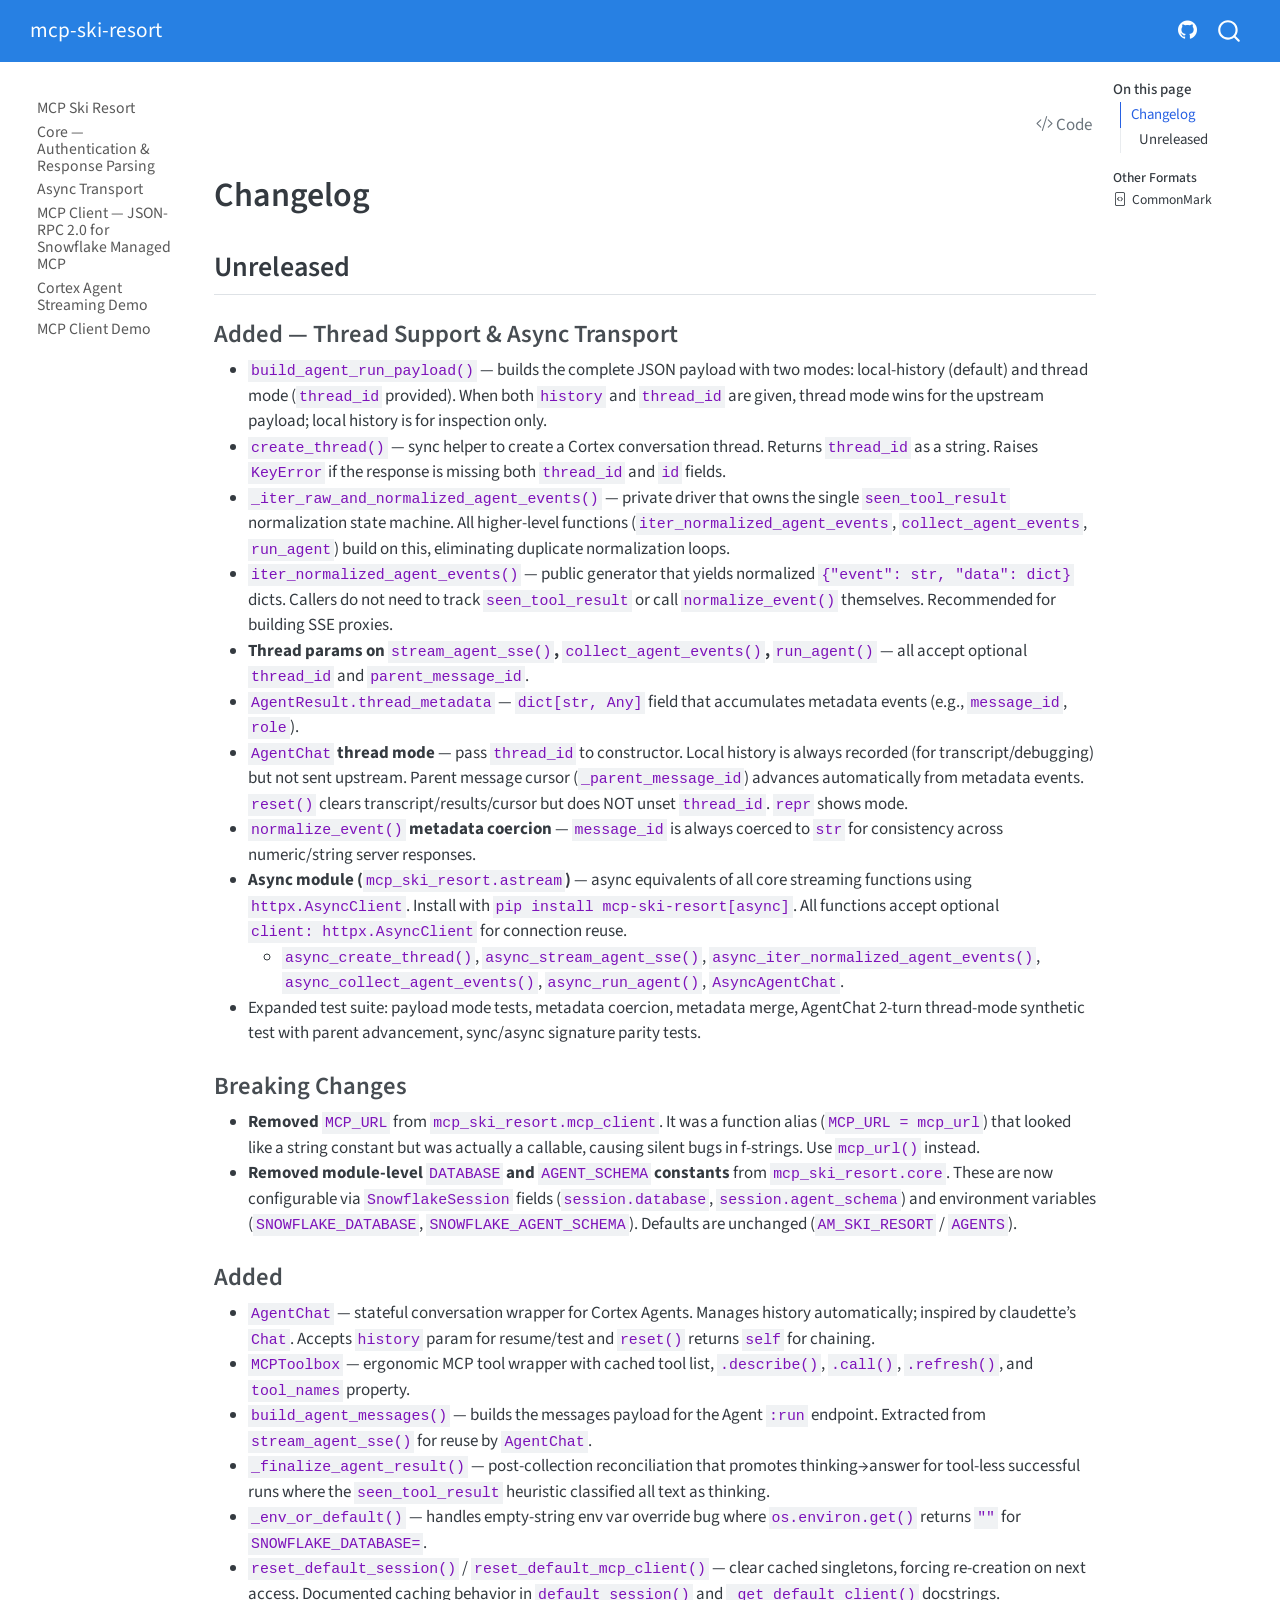
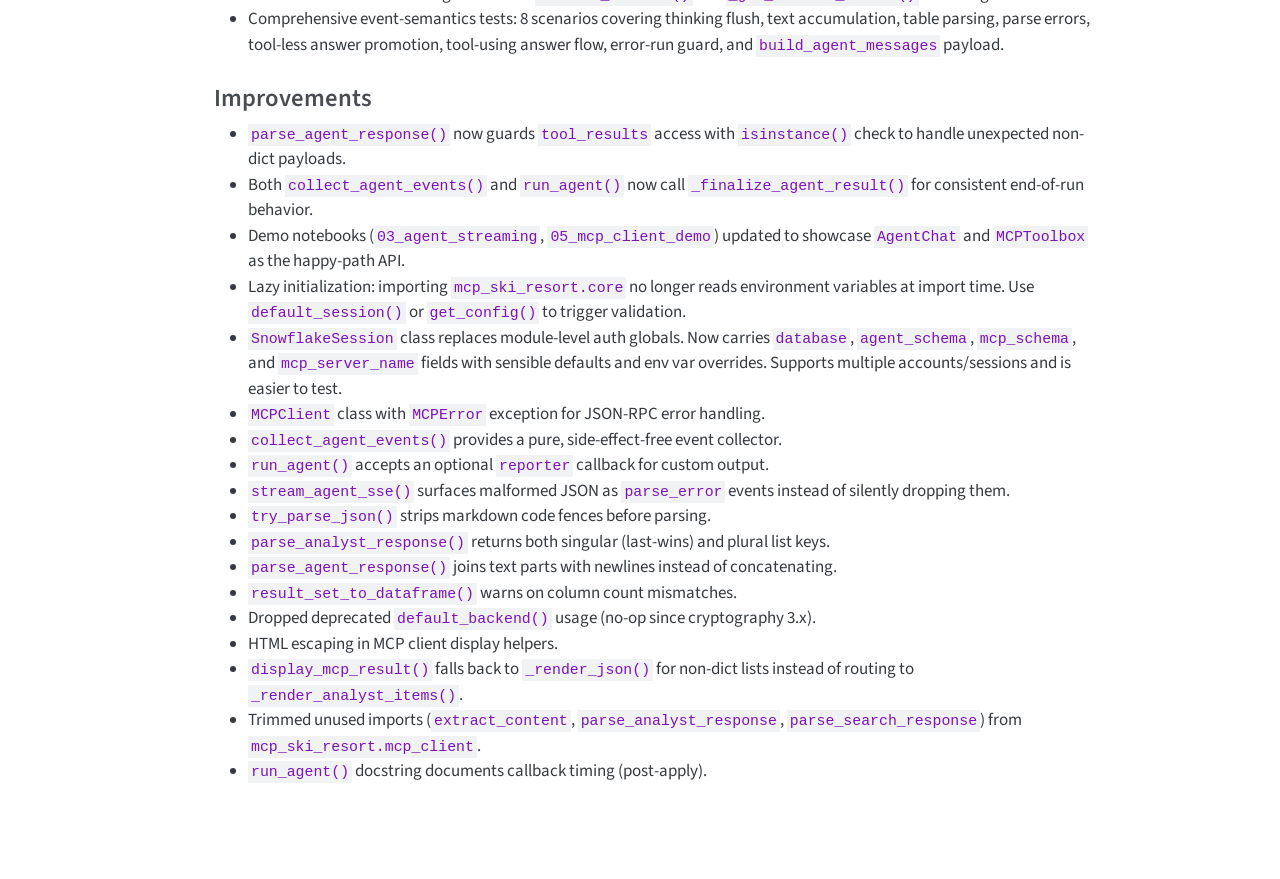
<file: CHANGELOG.html>
<!DOCTYPE html>
<html xmlns="http://www.w3.org/1999/xhtml" lang="en" xml:lang="en"><head>

<meta charset="utf-8">
<meta name="generator" content="quarto-1.9.37">

<meta name="viewport" content="width=device-width, initial-scale=1.0, user-scalable=yes">


<title>changelog – mcp-ski-resort</title>
<style>
/* Default styles provided by pandoc.
** See https://pandoc.org/MANUAL.html#variables-for-html for config info.
*/
code{white-space: pre-wrap;}
span.smallcaps{font-variant: small-caps;}
div.columns{display: flex; gap: min(4vw, 1.5em);}
div.column{flex: auto; overflow-x: auto;}
div.hanging-indent{margin-left: 1.5em; text-indent: -1.5em;}
ul.task-list{list-style: none;}
ul.task-list li input[type="checkbox"] {
  width: 0.8em;
  margin: 0 0.8em 0.2em -1em; /* quarto-specific, see https://github.com/quarto-dev/quarto-cli/issues/4556 */ 
  vertical-align: middle;
}
/* CSS for syntax highlighting */
html { -webkit-text-size-adjust: 100%; }
pre > code.sourceCode { white-space: pre; position: relative; }
pre > code.sourceCode > span { display: inline-block; line-height: 1.25; }
pre > code.sourceCode > span:empty { height: 1.2em; }
.sourceCode { overflow: visible; }
code.sourceCode > span { color: inherit; text-decoration: inherit; }
div.sourceCode { margin: 1em 0; }
pre.sourceCode { margin: 0; }
@media screen {
div.sourceCode { overflow: auto; }
}
@media print {
pre > code.sourceCode { white-space: pre-wrap; }
pre > code.sourceCode > span { text-indent: -5em; padding-left: 5em; }
}
pre.numberSource code
  { counter-reset: source-line 0; }
pre.numberSource code > span
  { position: relative; left: -4em; counter-increment: source-line; }
pre.numberSource code > span > a:first-child::before
  { content: counter(source-line);
    position: relative; left: -1em; text-align: right; vertical-align: baseline;
    border: none; display: inline-block;
    -webkit-touch-callout: none; -webkit-user-select: none;
    -khtml-user-select: none; -moz-user-select: none;
    -ms-user-select: none; user-select: none;
    padding: 0 4px; width: 4em;
  }
pre.numberSource { margin-left: 3em;  padding-left: 4px; }
div.sourceCode
  {   }
@media screen {
pre > code.sourceCode > span > a:first-child::before { text-decoration: underline; }
}
</style>


<script src="site_libs/quarto-nav/quarto-nav.js"></script>
<script src="site_libs/quarto-nav/headroom.min.js"></script>
<script src="site_libs/clipboard/clipboard.min.js"></script>
<script src="site_libs/quarto-search/autocomplete.umd.js"></script>
<script src="site_libs/quarto-search/fuse.min.js"></script>
<script src="site_libs/quarto-search/quarto-search.js"></script>
<meta name="quarto:offset" content="./">
<script src="site_libs/quarto-html/quarto.js" type="module"></script>
<script src="site_libs/quarto-html/tabsets/tabsets.js" type="module"></script>
<script src="site_libs/quarto-html/popper.min.js"></script>
<script src="site_libs/quarto-html/tippy.umd.min.js"></script>
<script src="site_libs/quarto-html/anchor.min.js"></script>
<link href="site_libs/quarto-html/tippy.css" rel="stylesheet">
<link href="site_libs/quarto-html/quarto-syntax-highlighting-7f8f88aac4f3542376d5c11b86a4c14d.css" rel="stylesheet" id="quarto-text-highlighting-styles">
<script src="site_libs/bootstrap/bootstrap.min.js"></script>
<link href="site_libs/bootstrap/bootstrap-icons.css" rel="stylesheet">
<link href="site_libs/bootstrap/bootstrap-4b03a15772f9050b9d91d173b0686658.min.css" rel="stylesheet" append-hash="true" id="quarto-bootstrap" data-mode="light">
<script id="quarto-search-options" type="application/json">{
  "location": "navbar",
  "copy-button": false,
  "collapse-after": 3,
  "panel-placement": "end",
  "type": "overlay",
  "limit": 50,
  "keyboard-shortcut": [
    "f",
    "/",
    "s"
  ],
  "show-item-context": false,
  "language": {
    "search-no-results-text": "No results",
    "search-matching-documents-text": "matching documents",
    "search-copy-link-title": "Copy link to search",
    "search-hide-matches-text": "Hide additional matches",
    "search-more-match-text": "more match in this document",
    "search-more-matches-text": "more matches in this document",
    "search-clear-button-title": "Clear",
    "search-text-placeholder": "",
    "search-detached-cancel-button-title": "Cancel",
    "search-submit-button-title": "Submit",
    "search-label": "Search"
  }
}</script>


<link rel="stylesheet" href="styles.css">
<meta property="og:title" content="mcp-ski-resort">
<meta property="og:site_name" content="mcp-ski-resort">
<meta name="twitter:title" content="mcp-ski-resort">
<meta name="twitter:card" content="summary">
</head>

<body class="nav-sidebar floating nav-fixed quarto-light">

<div id="quarto-search-results"></div>
  <header id="quarto-header" class="headroom fixed-top">
    <nav class="navbar navbar-expand-lg " data-bs-theme="dark">
      <div class="navbar-container container-fluid">
      <div class="navbar-brand-container mx-auto">
    <a class="navbar-brand" href="./index.html">
    <span class="navbar-title">mcp-ski-resort</span>
    </a>
  </div>
            <div id="quarto-search" class="" title="Search"></div>
          <button class="navbar-toggler" type="button" data-bs-toggle="collapse" data-bs-target="#navbarCollapse" aria-controls="navbarCollapse" role="menu" aria-expanded="false" aria-label="Toggle navigation" onclick="if (window.quartoToggleHeadroom) { window.quartoToggleHeadroom(); }">
  <span class="navbar-toggler-icon"></span>
</button>
          <div class="collapse navbar-collapse" id="navbarCollapse">
            <ul class="navbar-nav navbar-nav-scroll ms-auto">
  <li class="nav-item compact">
    <a class="nav-link" href="https://github.com/Jeremy-Demlow/Snowflake-MCP"> <i class="bi bi-github" role="img">
</i> 
<span class="menu-text"></span></a>
  </li>  
</ul>
          </div> <!-- /navcollapse -->
            <div class="quarto-navbar-tools">
</div>
      </div> <!-- /container-fluid -->
    </nav>
  <nav class="quarto-secondary-nav">
    <div class="container-fluid d-flex">
      <button type="button" class="quarto-btn-toggle btn" data-bs-toggle="collapse" role="button" data-bs-target=".quarto-sidebar-collapse-item" aria-controls="quarto-sidebar" aria-expanded="false" aria-label="Toggle sidebar navigation" onclick="if (window.quartoToggleHeadroom) { window.quartoToggleHeadroom(); }">
        <i class="bi bi-layout-text-sidebar-reverse"></i>
      </button>
        <nav class="quarto-page-breadcrumbs" aria-label="breadcrumb"><ol class="breadcrumb"><li class="breadcrumb-item"></li></ol></nav>
        <a class="flex-grow-1" role="navigation" data-bs-toggle="collapse" data-bs-target=".quarto-sidebar-collapse-item" aria-controls="quarto-sidebar" aria-expanded="false" aria-label="Toggle sidebar navigation" onclick="if (window.quartoToggleHeadroom) { window.quartoToggleHeadroom(); }">      
        </a>
    </div>
  </nav>
</header>
<!-- content -->
<div id="quarto-content" class="quarto-container page-columns page-rows-contents page-layout-article page-navbar">
<!-- sidebar -->
  <nav id="quarto-sidebar" class="sidebar collapse collapse-horizontal quarto-sidebar-collapse-item sidebar-navigation floating overflow-auto">
    <div class="sidebar-menu-container"> 
    <ul class="list-unstyled mt-1">
        <li class="sidebar-item">
  <div class="sidebar-item-container"> 
  <a href="./index.html" class="sidebar-item-text sidebar-link">
 <span class="menu-text">MCP Ski Resort</span></a>
  </div>
</li>
        <li class="sidebar-item">
  <div class="sidebar-item-container"> 
  <a href="./core.html" class="sidebar-item-text sidebar-link">
 <span class="menu-text">Core — Authentication &amp; Response Parsing</span></a>
  </div>
</li>
        <li class="sidebar-item">
  <div class="sidebar-item-container"> 
  <a href="./async.html" class="sidebar-item-text sidebar-link">
 <span class="menu-text">Async Transport</span></a>
  </div>
</li>
        <li class="sidebar-item">
  <div class="sidebar-item-container"> 
  <a href="./mcp_client.html" class="sidebar-item-text sidebar-link">
 <span class="menu-text">MCP Client — JSON-RPC 2.0 for Snowflake Managed MCP</span></a>
  </div>
</li>
        <li class="sidebar-item">
  <div class="sidebar-item-container"> 
  <a href="./agent_streaming.html" class="sidebar-item-text sidebar-link">
 <span class="menu-text">Cortex Agent Streaming Demo</span></a>
  </div>
</li>
        <li class="sidebar-item">
  <div class="sidebar-item-container"> 
  <a href="./mcp_client_demo.html" class="sidebar-item-text sidebar-link">
 <span class="menu-text">MCP Client Demo</span></a>
  </div>
</li>
    </ul>
    </div>
</nav>
<div id="quarto-sidebar-glass" class="quarto-sidebar-collapse-item" data-bs-toggle="collapse" data-bs-target=".quarto-sidebar-collapse-item"></div>
<!-- margin-sidebar -->
    <div id="quarto-margin-sidebar" class="sidebar margin-sidebar">
        <nav id="TOC" role="doc-toc" class="toc-active">
    <h2 id="toc-title">On this page</h2>
   
  <ul>
  <li><a href="#changelog" id="toc-changelog" class="nav-link active" data-scroll-target="#changelog">Changelog</a>
  <ul class="collapse">
  <li><a href="#unreleased" id="toc-unreleased" class="nav-link" data-scroll-target="#unreleased">Unreleased</a>
  <ul class="collapse">
  <li><a href="#added-thread-support-async-transport" id="toc-added-thread-support-async-transport" class="nav-link" data-scroll-target="#added-thread-support-async-transport">Added — Thread Support &amp; Async Transport</a></li>
  <li><a href="#breaking-changes" id="toc-breaking-changes" class="nav-link" data-scroll-target="#breaking-changes">Breaking Changes</a></li>
  <li><a href="#added" id="toc-added" class="nav-link" data-scroll-target="#added">Added</a></li>
  <li><a href="#improvements" id="toc-improvements" class="nav-link" data-scroll-target="#improvements">Improvements</a></li>
  </ul></li>
  </ul></li>
  </ul>
<div class="quarto-alternate-formats"><h2>Other Formats</h2><ul><li><a href="CHANGELOG-commonmark.md"><i class="bi bi-file-code"></i>CommonMark</a></li></ul></div></nav>
    </div>
<!-- main -->
<main class="content" id="quarto-document-content"><header id="title-block-header" class="quarto-title-block"><h1 class="title display-7"></h1></header><div class="quarto-title-block"><div class="quarto-title-tools-only"><button type="button" class="btn code-tools-button" id="quarto-code-tools-source"><i class="bi"></i> Code</button></div></div>




<section id="changelog" class="level1">
<h1>Changelog</h1>
<section id="unreleased" class="level2">
<h2 class="anchored" data-anchor-id="unreleased">Unreleased</h2>
<section id="added-thread-support-async-transport" class="level3">
<h3 class="anchored" data-anchor-id="added-thread-support-async-transport">Added — Thread Support &amp; Async Transport</h3>
<ul>
<li><strong><code>build_agent_run_payload()</code></strong> — builds the complete JSON payload with two modes: local-history (default) and thread mode (<code>thread_id</code> provided). When both <code>history</code> and <code>thread_id</code> are given, thread mode wins for the upstream payload; local history is for inspection only.</li>
<li><strong><code>create_thread()</code></strong> — sync helper to create a Cortex conversation thread. Returns <code>thread_id</code> as a string. Raises <code>KeyError</code> if the response is missing both <code>thread_id</code> and <code>id</code> fields.</li>
<li><strong><code>_iter_raw_and_normalized_agent_events()</code></strong> — private driver that owns the single <code>seen_tool_result</code> normalization state machine. All higher-level functions (<code>iter_normalized_agent_events</code>, <code>collect_agent_events</code>, <code>run_agent</code>) build on this, eliminating duplicate normalization loops.</li>
<li><strong><code>iter_normalized_agent_events()</code></strong> — public generator that yields normalized <code>{"event": str, "data": dict}</code> dicts. Callers do not need to track <code>seen_tool_result</code> or call <code>normalize_event()</code> themselves. Recommended for building SSE proxies.</li>
<li><strong>Thread params on <code>stream_agent_sse()</code>, <code>collect_agent_events()</code>, <code>run_agent()</code></strong> — all accept optional <code>thread_id</code> and <code>parent_message_id</code>.</li>
<li><strong><code>AgentResult.thread_metadata</code></strong> — <code>dict[str, Any]</code> field that accumulates metadata events (e.g., <code>message_id</code>, <code>role</code>).</li>
<li><strong><code>AgentChat</code> thread mode</strong> — pass <code>thread_id</code> to constructor. Local history is always recorded (for transcript/debugging) but not sent upstream. Parent message cursor (<code>_parent_message_id</code>) advances automatically from metadata events. <code>reset()</code> clears transcript/results/cursor but does NOT unset <code>thread_id</code>. <code>repr</code> shows mode.</li>
<li><strong><code>normalize_event()</code> metadata coercion</strong> — <code>message_id</code> is always coerced to <code>str</code> for consistency across numeric/string server responses.</li>
<li><strong>Async module (<code>mcp_ski_resort.astream</code>)</strong> — async equivalents of all core streaming functions using <code>httpx.AsyncClient</code>. Install with <code>pip install mcp-ski-resort[async]</code>. All functions accept optional <code>client: httpx.AsyncClient</code> for connection reuse.
<ul>
<li><code>async_create_thread()</code>, <code>async_stream_agent_sse()</code>, <code>async_iter_normalized_agent_events()</code>, <code>async_collect_agent_events()</code>, <code>async_run_agent()</code>, <code>AsyncAgentChat</code>.</li>
</ul></li>
<li>Expanded test suite: payload mode tests, metadata coercion, metadata merge, AgentChat 2-turn thread-mode synthetic test with parent advancement, sync/async signature parity tests.</li>
</ul>
</section>
<section id="breaking-changes" class="level3">
<h3 class="anchored" data-anchor-id="breaking-changes">Breaking Changes</h3>
<ul>
<li><strong>Removed <code>MCP_URL</code></strong> from <code>mcp_ski_resort.mcp_client</code>. It was a function alias (<code>MCP_URL = mcp_url</code>) that looked like a string constant but was actually a callable, causing silent bugs in f-strings. Use <code>mcp_url()</code> instead.</li>
<li><strong>Removed module-level <code>DATABASE</code> and <code>AGENT_SCHEMA</code> constants</strong> from <code>mcp_ski_resort.core</code>. These are now configurable via <code>SnowflakeSession</code> fields (<code>session.database</code>, <code>session.agent_schema</code>) and environment variables (<code>SNOWFLAKE_DATABASE</code>, <code>SNOWFLAKE_AGENT_SCHEMA</code>). Defaults are unchanged (<code>AM_SKI_RESORT</code> / <code>AGENTS</code>).</li>
</ul>
</section>
<section id="added" class="level3">
<h3 class="anchored" data-anchor-id="added">Added</h3>
<ul>
<li><strong><code>AgentChat</code></strong> — stateful conversation wrapper for Cortex Agents. Manages history automatically; inspired by claudette’s <code>Chat</code>. Accepts <code>history</code> param for resume/test and <code>reset()</code> returns <code>self</code> for chaining.</li>
<li><strong><code>MCPToolbox</code></strong> — ergonomic MCP tool wrapper with cached tool list, <code>.describe()</code>, <code>.call()</code>, <code>.refresh()</code>, and <code>tool_names</code> property.</li>
<li><strong><code>build_agent_messages()</code></strong> — builds the messages payload for the Agent <code>:run</code> endpoint. Extracted from <code>stream_agent_sse()</code> for reuse by <code>AgentChat</code>.</li>
<li><strong><code>_finalize_agent_result()</code></strong> — post-collection reconciliation that promotes thinking→answer for tool-less successful runs where the <code>seen_tool_result</code> heuristic classified all text as thinking.</li>
<li><strong><code>_env_or_default()</code></strong> — handles empty-string env var override bug where <code>os.environ.get()</code> returns <code>""</code> for <code>SNOWFLAKE_DATABASE=</code>.</li>
<li><strong><code>reset_default_session()</code></strong> / <strong><code>reset_default_mcp_client()</code></strong> — clear cached singletons, forcing re-creation on next access. Documented caching behavior in <code>default_session()</code> and <code>_get_default_client()</code> docstrings.</li>
<li>Comprehensive event-semantics tests: 8 scenarios covering thinking flush, text accumulation, table parsing, parse errors, tool-less answer promotion, tool-using answer flow, error-run guard, and <code>build_agent_messages</code> payload.</li>
</ul>
</section>
<section id="improvements" class="level3">
<h3 class="anchored" data-anchor-id="improvements">Improvements</h3>
<ul>
<li><code>parse_agent_response()</code> now guards <code>tool_results</code> access with <code>isinstance()</code> check to handle unexpected non-dict payloads.</li>
<li>Both <code>collect_agent_events()</code> and <code>run_agent()</code> now call <code>_finalize_agent_result()</code> for consistent end-of-run behavior.</li>
<li>Demo notebooks (<code>03_agent_streaming</code>, <code>05_mcp_client_demo</code>) updated to showcase <code>AgentChat</code> and <code>MCPToolbox</code> as the happy-path API.</li>
<li>Lazy initialization: importing <code>mcp_ski_resort.core</code> no longer reads environment variables at import time. Use <code>default_session()</code> or <code>get_config()</code> to trigger validation.</li>
<li><code>SnowflakeSession</code> class replaces module-level auth globals. Now carries <code>database</code>, <code>agent_schema</code>, <code>mcp_schema</code>, and <code>mcp_server_name</code> fields with sensible defaults and env var overrides. Supports multiple accounts/sessions and is easier to test.</li>
<li><code>MCPClient</code> class with <code>MCPError</code> exception for JSON-RPC error handling.</li>
<li><code>collect_agent_events()</code> provides a pure, side-effect-free event collector.</li>
<li><code>run_agent()</code> accepts an optional <code>reporter</code> callback for custom output.</li>
<li><code>stream_agent_sse()</code> surfaces malformed JSON as <code>parse_error</code> events instead of silently dropping them.</li>
<li><code>try_parse_json()</code> strips markdown code fences before parsing.</li>
<li><code>parse_analyst_response()</code> returns both singular (last-wins) and plural list keys.</li>
<li><code>parse_agent_response()</code> joins text parts with newlines instead of concatenating.</li>
<li><code>result_set_to_dataframe()</code> warns on column count mismatches.</li>
<li>Dropped deprecated <code>default_backend()</code> usage (no-op since cryptography 3.x).</li>
<li>HTML escaping in MCP client display helpers.</li>
<li><code>display_mcp_result()</code> falls back to <code>_render_json()</code> for non-dict lists instead of routing to <code>_render_analyst_items()</code>.</li>
<li>Trimmed unused imports (<code>extract_content</code>, <code>parse_analyst_response</code>, <code>parse_search_response</code>) from <code>mcp_ski_resort.mcp_client</code>.</li>
<li><code>run_agent()</code> docstring documents callback timing (post-apply).</li>
</ul>


<!-- -->

</section>
</section>
</section>

</main> <!-- /main -->
<script id="quarto-html-after-body" type="application/javascript">
  window.document.addEventListener("DOMContentLoaded", function (event) {
    const icon = "";
    const anchorJS = new window.AnchorJS();
    anchorJS.options = {
      placement: 'right',
      icon: icon
    };
    anchorJS.add('.anchored');
    const isCodeAnnotation = (el) => {
      for (const clz of el.classList) {
        if (clz.startsWith('code-annotation-')) {                     
          return true;
        }
      }
      return false;
    }
    const onCopySuccess = function(e) {
      // button target
      const button = e.trigger;
      // don't keep focus
      button.blur();
      // flash "checked"
      button.classList.add('code-copy-button-checked');
      var currentTitle = button.getAttribute("title");
      button.setAttribute("title", "Copied!");
      let tooltip;
      if (window.bootstrap) {
        button.setAttribute("data-bs-toggle", "tooltip");
        button.setAttribute("data-bs-placement", "left");
        button.setAttribute("data-bs-title", "Copied!");
        tooltip = new bootstrap.Tooltip(button, 
          { trigger: "manual", 
            customClass: "code-copy-button-tooltip",
            offset: [0, -8]});
        tooltip.show();    
      }
      setTimeout(function() {
        if (tooltip) {
          tooltip.hide();
          button.removeAttribute("data-bs-title");
          button.removeAttribute("data-bs-toggle");
          button.removeAttribute("data-bs-placement");
        }
        button.setAttribute("title", currentTitle);
        button.classList.remove('code-copy-button-checked');
      }, 1000);
      // clear code selection
      e.clearSelection();
    }
    const getTextToCopy = function(trigger) {
      const outerScaffold = trigger.parentElement.cloneNode(true);
      const codeEl = outerScaffold.querySelector('code');
      for (const childEl of codeEl.children) {
        if (isCodeAnnotation(childEl)) {
          childEl.remove();
        }
      }
      return codeEl.innerText;
    }
    const clipboard = new window.ClipboardJS('.code-copy-button:not([data-in-quarto-modal])', {
      text: getTextToCopy
    });
    clipboard.on('success', onCopySuccess);
    if (window.document.getElementById('quarto-embedded-source-code-modal')) {
      const clipboardModal = new window.ClipboardJS('.code-copy-button[data-in-quarto-modal]', {
        text: getTextToCopy,
        container: window.document.getElementById('quarto-embedded-source-code-modal')
      });
      clipboardModal.on('success', onCopySuccess);
    }
    const viewSource = window.document.getElementById('quarto-view-source') ||
                       window.document.getElementById('quarto-code-tools-source');
    if (viewSource) {
      const sourceUrl = viewSource.getAttribute("data-quarto-source-url");
      viewSource.addEventListener("click", function(e) {
        if (sourceUrl) {
          // rstudio viewer pane
          if (/\bcapabilities=\b/.test(window.location)) {
            window.open(sourceUrl);
          } else {
            window.location.href = sourceUrl;
          }
        } else {
          const modal = new bootstrap.Modal(document.getElementById('quarto-embedded-source-code-modal'));
          modal.show();
        }
        return false;
      });
    }
    function toggleCodeHandler(show) {
      return function(e) {
        const detailsSrc = window.document.querySelectorAll(".cell > details > .sourceCode");
        for (let i=0; i<detailsSrc.length; i++) {
          const details = detailsSrc[i].parentElement;
          if (show) {
            details.open = true;
          } else {
            details.removeAttribute("open");
          }
        }
        const cellCodeDivs = window.document.querySelectorAll(".cell > .sourceCode");
        const fromCls = show ? "hidden" : "unhidden";
        const toCls = show ? "unhidden" : "hidden";
        for (let i=0; i<cellCodeDivs.length; i++) {
          const codeDiv = cellCodeDivs[i];
          if (codeDiv.classList.contains(fromCls)) {
            codeDiv.classList.remove(fromCls);
            codeDiv.classList.add(toCls);
          } 
        }
        return false;
      }
    }
    const hideAllCode = window.document.getElementById("quarto-hide-all-code");
    if (hideAllCode) {
      hideAllCode.addEventListener("click", toggleCodeHandler(false));
    }
    const showAllCode = window.document.getElementById("quarto-show-all-code");
    if (showAllCode) {
      showAllCode.addEventListener("click", toggleCodeHandler(true));
    }
      var localhostRegex = new RegExp(/^(?:http|https):\/\/localhost\:?[0-9]*\//);
      var mailtoRegex = new RegExp(/^mailto:/);
        var filterRegex = new RegExp("\/");
      var isInternal = (href) => {
          return filterRegex.test(href) || localhostRegex.test(href) || mailtoRegex.test(href);
      }
      // Inspect non-navigation links and adorn them if external
     var links = window.document.querySelectorAll('a[href]:not(.nav-link):not(.navbar-brand):not(.toc-action):not(.sidebar-link):not(.sidebar-item-toggle):not(.pagination-link):not(.no-external):not([aria-hidden]):not(.dropdown-item):not(.quarto-navigation-tool):not(.about-link)');
      for (var i=0; i<links.length; i++) {
        const link = links[i];
        if (!isInternal(link.href)) {
          // undo the damage that might have been done by quarto-nav.js in the case of
          // links that we want to consider external
          if (link.dataset.originalHref !== undefined) {
            link.href = link.dataset.originalHref;
          }
        }
      }
    function tippyHover(el, contentFn, onTriggerFn, onUntriggerFn) {
      const config = {
        allowHTML: true,
        maxWidth: 500,
        delay: 100,
        arrow: false,
        appendTo: function(el) {
            return el.parentElement;
        },
        interactive: true,
        interactiveBorder: 10,
        theme: 'quarto',
        placement: 'bottom-start',
      };
      if (contentFn) {
        config.content = contentFn;
      }
      if (onTriggerFn) {
        config.onTrigger = onTriggerFn;
      }
      if (onUntriggerFn) {
        config.onUntrigger = onUntriggerFn;
      }
      window.tippy(el, config); 
    }
    const noterefs = window.document.querySelectorAll('a[role="doc-noteref"]');
    for (var i=0; i<noterefs.length; i++) {
      const ref = noterefs[i];
      tippyHover(ref, function() {
        // use id or data attribute instead here
        let href = ref.getAttribute('data-footnote-href') || ref.getAttribute('href');
        try { href = new URL(href).hash; } catch {}
        const id = href.replace(/^#\/?/, "");
        const note = window.document.getElementById(id);
        if (note) {
          return note.innerHTML;
        } else {
          return "";
        }
      });
    }
    const xrefs = window.document.querySelectorAll('a.quarto-xref');
    const processXRef = (id, note) => {
      // Strip column container classes
      const stripColumnClz = (el) => {
        el.classList.remove("page-full", "page-columns");
        if (el.children) {
          for (const child of el.children) {
            stripColumnClz(child);
          }
        }
      }
      stripColumnClz(note)
      if (id === null || id.startsWith('sec-')) {
        // Special case sections, only their first couple elements
        const container = document.createElement("div");
        if (note.children && note.children.length > 2) {
          container.appendChild(note.children[0].cloneNode(true));
          for (let i = 1; i < note.children.length; i++) {
            const child = note.children[i];
            if (child.tagName === "P" && child.innerText === "") {
              continue;
            } else {
              container.appendChild(child.cloneNode(true));
              break;
            }
          }
          if (window.Quarto?.typesetMath) {
            window.Quarto.typesetMath(container);
          }
          return container.innerHTML
        } else {
          if (window.Quarto?.typesetMath) {
            window.Quarto.typesetMath(note);
          }
          return note.innerHTML;
        }
      } else {
        // Remove any anchor links if they are present
        const anchorLink = note.querySelector('a.anchorjs-link');
        if (anchorLink) {
          anchorLink.remove();
        }
        if (window.Quarto?.typesetMath) {
          window.Quarto.typesetMath(note);
        }
        if (note.classList.contains("callout")) {
          return note.outerHTML;
        } else {
          return note.innerHTML;
        }
      }
    }
    for (var i=0; i<xrefs.length; i++) {
      const xref = xrefs[i];
      tippyHover(xref, undefined, function(instance) {
        instance.disable();
        let url = xref.getAttribute('href');
        let hash = undefined; 
        if (url.startsWith('#')) {
          hash = url;
        } else {
          try { hash = new URL(url).hash; } catch {}
        }
        if (hash) {
          const id = hash.replace(/^#\/?/, "");
          const note = window.document.getElementById(id);
          if (note !== null) {
            try {
              const html = processXRef(id, note.cloneNode(true));
              instance.setContent(html);
            } finally {
              instance.enable();
              instance.show();
            }
          } else {
            // See if we can fetch this
            fetch(url.split('#')[0])
            .then(res => res.text())
            .then(html => {
              const parser = new DOMParser();
              const htmlDoc = parser.parseFromString(html, "text/html");
              const note = htmlDoc.getElementById(id);
              if (note !== null) {
                const html = processXRef(id, note);
                instance.setContent(html);
              } 
            }).finally(() => {
              instance.enable();
              instance.show();
            });
          }
        } else {
          // See if we can fetch a full url (with no hash to target)
          // This is a special case and we should probably do some content thinning / targeting
          fetch(url)
          .then(res => res.text())
          .then(html => {
            const parser = new DOMParser();
            const htmlDoc = parser.parseFromString(html, "text/html");
            const note = htmlDoc.querySelector('main.content');
            if (note !== null) {
              // This should only happen for chapter cross references
              // (since there is no id in the URL)
              // remove the first header
              if (note.children.length > 0 && note.children[0].tagName === "HEADER") {
                note.children[0].remove();
              }
              const html = processXRef(null, note);
              instance.setContent(html);
            } 
          }).finally(() => {
            instance.enable();
            instance.show();
          });
        }
      }, function(instance) {
      });
    }
        let selectedAnnoteEl;
        const selectorForAnnotation = ( cell, annotation) => {
          let cellAttr = 'data-code-cell="' + cell + '"';
          let lineAttr = 'data-code-annotation="' +  annotation + '"';
          const selector = 'span[' + cellAttr + '][' + lineAttr + ']';
          return selector;
        }
        const selectCodeLines = (annoteEl) => {
          const doc = window.document;
          const targetCell = annoteEl.getAttribute("data-target-cell");
          const targetAnnotation = annoteEl.getAttribute("data-target-annotation");
          const annoteSpan = window.document.querySelector(selectorForAnnotation(targetCell, targetAnnotation));
          const lines = annoteSpan.getAttribute("data-code-lines").split(",");
          const lineIds = lines.map((line) => {
            return targetCell + "-" + line;
          })
          let top = null;
          let height = null;
          let parent = null;
          if (lineIds.length > 0) {
              //compute the position of the single el (top and bottom and make a div)
              const el = window.document.getElementById(lineIds[0]);
              top = el.offsetTop;
              height = el.offsetHeight;
              parent = el.parentElement.parentElement;
            if (lineIds.length > 1) {
              const lastEl = window.document.getElementById(lineIds[lineIds.length - 1]);
              const bottom = lastEl.offsetTop + lastEl.offsetHeight;
              height = bottom - top;
            }
            if (top !== null && height !== null && parent !== null) {
              // cook up a div (if necessary) and position it 
              let div = window.document.getElementById("code-annotation-line-highlight");
              if (div === null) {
                div = window.document.createElement("div");
                div.setAttribute("id", "code-annotation-line-highlight");
                div.style.position = 'absolute';
                parent.appendChild(div);
              }
              div.style.top = top - 2 + "px";
              div.style.height = height + 4 + "px";
              div.style.left = 0;
              let gutterDiv = window.document.getElementById("code-annotation-line-highlight-gutter");
              if (gutterDiv === null) {
                gutterDiv = window.document.createElement("div");
                gutterDiv.setAttribute("id", "code-annotation-line-highlight-gutter");
                gutterDiv.style.position = 'absolute';
                const codeCell = window.document.getElementById(targetCell);
                const gutter = codeCell.querySelector('.code-annotation-gutter');
                gutter.appendChild(gutterDiv);
              }
              gutterDiv.style.top = top - 2 + "px";
              gutterDiv.style.height = height + 4 + "px";
            }
            selectedAnnoteEl = annoteEl;
          }
        };
        const unselectCodeLines = () => {
          const elementsIds = ["code-annotation-line-highlight", "code-annotation-line-highlight-gutter"];
          elementsIds.forEach((elId) => {
            const div = window.document.getElementById(elId);
            if (div) {
              div.remove();
            }
          });
          selectedAnnoteEl = undefined;
        };
          // Handle positioning of the toggle
      window.addEventListener(
        "resize",
        throttle(() => {
          elRect = undefined;
          if (selectedAnnoteEl) {
            selectCodeLines(selectedAnnoteEl);
          }
        }, 10)
      );
      function throttle(fn, ms) {
      let throttle = false;
      let timer;
        return (...args) => {
          if(!throttle) { // first call gets through
              fn.apply(this, args);
              throttle = true;
          } else { // all the others get throttled
              if(timer) clearTimeout(timer); // cancel #2
              timer = setTimeout(() => {
                fn.apply(this, args);
                timer = throttle = false;
              }, ms);
          }
        };
      }
        // Attach click handler to the DT
        const annoteDls = window.document.querySelectorAll('dt[data-target-cell]');
        for (const annoteDlNode of annoteDls) {
          annoteDlNode.addEventListener('click', (event) => {
            const clickedEl = event.target;
            if (clickedEl !== selectedAnnoteEl) {
              unselectCodeLines();
              const activeEl = window.document.querySelector('dt[data-target-cell].code-annotation-active');
              if (activeEl) {
                activeEl.classList.remove('code-annotation-active');
              }
              selectCodeLines(clickedEl);
              clickedEl.classList.add('code-annotation-active');
            } else {
              // Unselect the line
              unselectCodeLines();
              clickedEl.classList.remove('code-annotation-active');
            }
          });
        }
    const findCites = (el) => {
      const parentEl = el.parentElement;
      if (parentEl) {
        const cites = parentEl.dataset.cites;
        if (cites) {
          return {
            el,
            cites: cites.split(' ')
          };
        } else {
          return findCites(el.parentElement)
        }
      } else {
        return undefined;
      }
    };
    var bibliorefs = window.document.querySelectorAll('a[role="doc-biblioref"]');
    for (var i=0; i<bibliorefs.length; i++) {
      const ref = bibliorefs[i];
      const citeInfo = findCites(ref);
      if (citeInfo) {
        tippyHover(citeInfo.el, function() {
          var popup = window.document.createElement('div');
          citeInfo.cites.forEach(function(cite) {
            var citeDiv = window.document.createElement('div');
            citeDiv.classList.add('hanging-indent');
            citeDiv.classList.add('csl-entry');
            var biblioDiv = window.document.getElementById('ref-' + cite);
            if (biblioDiv) {
              citeDiv.innerHTML = biblioDiv.innerHTML;
            }
            popup.appendChild(citeDiv);
          });
          return popup.innerHTML;
        });
      }
    }
  });
  </script><div class="modal fade" id="quarto-embedded-source-code-modal" tabindex="-1" aria-labelledby="quarto-embedded-source-code-modal-label" aria-hidden="true"><div class="modal-dialog modal-dialog-scrollable"><div class="modal-content"><div class="modal-header"><h5 class="modal-title" id="quarto-embedded-source-code-modal-label">Source Code</h5><button class="btn-close" data-bs-dismiss="modal"></button></div><div class="modal-body"><div class="">
<div class="code-copy-outer-scaffold"><div class="sourceCode" id="cb1" data-shortcodes="false"><pre class="sourceCode markdown code-with-copy"><code class="sourceCode markdown"><span id="cb1-1"><a href="#cb1-1" aria-hidden="true" tabindex="-1"></a><span class="fu"># Changelog</span></span>
<span id="cb1-2"><a href="#cb1-2" aria-hidden="true" tabindex="-1"></a></span>
<span id="cb1-3"><a href="#cb1-3" aria-hidden="true" tabindex="-1"></a><span class="fu">## Unreleased</span></span>
<span id="cb1-4"><a href="#cb1-4" aria-hidden="true" tabindex="-1"></a></span>
<span id="cb1-5"><a href="#cb1-5" aria-hidden="true" tabindex="-1"></a><span class="fu">### Added — Thread Support &amp; Async Transport</span></span>
<span id="cb1-6"><a href="#cb1-6" aria-hidden="true" tabindex="-1"></a></span>
<span id="cb1-7"><a href="#cb1-7" aria-hidden="true" tabindex="-1"></a><span class="ss">- </span>**`build_agent_run_payload()`** — builds the complete JSON payload with two</span>
<span id="cb1-8"><a href="#cb1-8" aria-hidden="true" tabindex="-1"></a>  modes: local-history (default) and thread mode (<span class="in">`thread_id`</span> provided). When</span>
<span id="cb1-9"><a href="#cb1-9" aria-hidden="true" tabindex="-1"></a>  both <span class="in">`history`</span> and <span class="in">`thread_id`</span> are given, thread mode wins for the upstream</span>
<span id="cb1-10"><a href="#cb1-10" aria-hidden="true" tabindex="-1"></a>  payload; local history is for inspection only.</span>
<span id="cb1-11"><a href="#cb1-11" aria-hidden="true" tabindex="-1"></a><span class="ss">- </span>**`create_thread()`** — sync helper to create a Cortex conversation thread.</span>
<span id="cb1-12"><a href="#cb1-12" aria-hidden="true" tabindex="-1"></a>  Returns <span class="in">`thread_id`</span> as a string. Raises <span class="in">`KeyError`</span> if the response is missing</span>
<span id="cb1-13"><a href="#cb1-13" aria-hidden="true" tabindex="-1"></a>  both <span class="in">`thread_id`</span> and <span class="in">`id`</span> fields.</span>
<span id="cb1-14"><a href="#cb1-14" aria-hidden="true" tabindex="-1"></a><span class="ss">- </span>**`_iter_raw_and_normalized_agent_events()`** — private driver that owns the</span>
<span id="cb1-15"><a href="#cb1-15" aria-hidden="true" tabindex="-1"></a>  single <span class="in">`seen_tool_result`</span> normalization state machine. All higher-level</span>
<span id="cb1-16"><a href="#cb1-16" aria-hidden="true" tabindex="-1"></a>  functions (<span class="in">`iter_normalized_agent_events`</span>, <span class="in">`collect_agent_events`</span>, <span class="in">`run_agent`</span>)</span>
<span id="cb1-17"><a href="#cb1-17" aria-hidden="true" tabindex="-1"></a>  build on this, eliminating duplicate normalization loops.</span>
<span id="cb1-18"><a href="#cb1-18" aria-hidden="true" tabindex="-1"></a><span class="ss">- </span>**`iter_normalized_agent_events()`** — public generator that yields normalized</span>
<span id="cb1-19"><a href="#cb1-19" aria-hidden="true" tabindex="-1"></a>  <span class="in">`{"event": str, "data": dict}`</span> dicts. Callers do not need to track</span>
<span id="cb1-20"><a href="#cb1-20" aria-hidden="true" tabindex="-1"></a>  <span class="in">`seen_tool_result`</span> or call <span class="in">`normalize_event()`</span> themselves. Recommended for</span>
<span id="cb1-21"><a href="#cb1-21" aria-hidden="true" tabindex="-1"></a>  building SSE proxies.</span>
<span id="cb1-22"><a href="#cb1-22" aria-hidden="true" tabindex="-1"></a><span class="ss">- </span>**Thread params on `stream_agent_sse()`, `collect_agent_events()`, `run_agent()`**</span>
<span id="cb1-23"><a href="#cb1-23" aria-hidden="true" tabindex="-1"></a>  — all accept optional <span class="in">`thread_id`</span> and <span class="in">`parent_message_id`</span>.</span>
<span id="cb1-24"><a href="#cb1-24" aria-hidden="true" tabindex="-1"></a><span class="ss">- </span>**`AgentResult.thread_metadata`** — <span class="in">`dict[str, Any]`</span> field that accumulates</span>
<span id="cb1-25"><a href="#cb1-25" aria-hidden="true" tabindex="-1"></a>  metadata events (e.g., <span class="in">`message_id`</span>, <span class="in">`role`</span>).</span>
<span id="cb1-26"><a href="#cb1-26" aria-hidden="true" tabindex="-1"></a><span class="ss">- </span>**`AgentChat` thread mode** — pass <span class="in">`thread_id`</span> to constructor. Local history</span>
<span id="cb1-27"><a href="#cb1-27" aria-hidden="true" tabindex="-1"></a>  is always recorded (for transcript/debugging) but not sent upstream. Parent</span>
<span id="cb1-28"><a href="#cb1-28" aria-hidden="true" tabindex="-1"></a>  message cursor (<span class="in">`_parent_message_id`</span>) advances automatically from metadata</span>
<span id="cb1-29"><a href="#cb1-29" aria-hidden="true" tabindex="-1"></a>  events. <span class="in">`reset()`</span> clears transcript/results/cursor but does NOT unset</span>
<span id="cb1-30"><a href="#cb1-30" aria-hidden="true" tabindex="-1"></a>  <span class="in">`thread_id`</span>. <span class="in">`repr`</span> shows mode.</span>
<span id="cb1-31"><a href="#cb1-31" aria-hidden="true" tabindex="-1"></a><span class="ss">- </span>**`normalize_event()` metadata coercion** — <span class="in">`message_id`</span> is always coerced to</span>
<span id="cb1-32"><a href="#cb1-32" aria-hidden="true" tabindex="-1"></a>  <span class="in">`str`</span> for consistency across numeric/string server responses.</span>
<span id="cb1-33"><a href="#cb1-33" aria-hidden="true" tabindex="-1"></a><span class="ss">- </span>**Async module (`mcp_ski_resort.astream`)** — async equivalents of all core</span>
<span id="cb1-34"><a href="#cb1-34" aria-hidden="true" tabindex="-1"></a>  streaming functions using <span class="in">`httpx.AsyncClient`</span>. Install with</span>
<span id="cb1-35"><a href="#cb1-35" aria-hidden="true" tabindex="-1"></a>  <span class="in">`pip install mcp-ski-resort[async]`</span>. All functions accept optional</span>
<span id="cb1-36"><a href="#cb1-36" aria-hidden="true" tabindex="-1"></a>  <span class="in">`client: httpx.AsyncClient`</span> for connection reuse.</span>
<span id="cb1-37"><a href="#cb1-37" aria-hidden="true" tabindex="-1"></a><span class="ss">  - </span><span class="in">`async_create_thread()`</span>, <span class="in">`async_stream_agent_sse()`</span>,</span>
<span id="cb1-38"><a href="#cb1-38" aria-hidden="true" tabindex="-1"></a>    <span class="in">`async_iter_normalized_agent_events()`</span>, <span class="in">`async_collect_agent_events()`</span>,</span>
<span id="cb1-39"><a href="#cb1-39" aria-hidden="true" tabindex="-1"></a>    <span class="in">`async_run_agent()`</span>, <span class="in">`AsyncAgentChat`</span>.</span>
<span id="cb1-40"><a href="#cb1-40" aria-hidden="true" tabindex="-1"></a><span class="ss">- </span>Expanded test suite: payload mode tests, metadata coercion, metadata merge,</span>
<span id="cb1-41"><a href="#cb1-41" aria-hidden="true" tabindex="-1"></a>  AgentChat 2-turn thread-mode synthetic test with parent advancement,</span>
<span id="cb1-42"><a href="#cb1-42" aria-hidden="true" tabindex="-1"></a>  sync/async signature parity tests.</span>
<span id="cb1-43"><a href="#cb1-43" aria-hidden="true" tabindex="-1"></a></span>
<span id="cb1-44"><a href="#cb1-44" aria-hidden="true" tabindex="-1"></a><span class="fu">### Breaking Changes</span></span>
<span id="cb1-45"><a href="#cb1-45" aria-hidden="true" tabindex="-1"></a></span>
<span id="cb1-46"><a href="#cb1-46" aria-hidden="true" tabindex="-1"></a><span class="ss">- </span>**Removed `MCP_URL`** from <span class="in">`mcp_ski_resort.mcp_client`</span>. It was a function alias</span>
<span id="cb1-47"><a href="#cb1-47" aria-hidden="true" tabindex="-1"></a>  (<span class="in">`MCP_URL = mcp_url`</span>) that looked like a string constant but was actually a</span>
<span id="cb1-48"><a href="#cb1-48" aria-hidden="true" tabindex="-1"></a>  callable, causing silent bugs in f-strings. Use <span class="in">`mcp_url()`</span> instead.</span>
<span id="cb1-49"><a href="#cb1-49" aria-hidden="true" tabindex="-1"></a><span class="ss">- </span>**Removed module-level `DATABASE` and `AGENT_SCHEMA` constants** from</span>
<span id="cb1-50"><a href="#cb1-50" aria-hidden="true" tabindex="-1"></a>  <span class="in">`mcp_ski_resort.core`</span>. These are now configurable via <span class="in">`SnowflakeSession`</span> fields</span>
<span id="cb1-51"><a href="#cb1-51" aria-hidden="true" tabindex="-1"></a>  (<span class="in">`session.database`</span>, <span class="in">`session.agent_schema`</span>) and environment variables</span>
<span id="cb1-52"><a href="#cb1-52" aria-hidden="true" tabindex="-1"></a>  (<span class="in">`SNOWFLAKE_DATABASE`</span>, <span class="in">`SNOWFLAKE_AGENT_SCHEMA`</span>). Defaults are unchanged</span>
<span id="cb1-53"><a href="#cb1-53" aria-hidden="true" tabindex="-1"></a>  (<span class="in">`AM_SKI_RESORT`</span> / <span class="in">`AGENTS`</span>).</span>
<span id="cb1-54"><a href="#cb1-54" aria-hidden="true" tabindex="-1"></a></span>
<span id="cb1-55"><a href="#cb1-55" aria-hidden="true" tabindex="-1"></a><span class="fu">### Added</span></span>
<span id="cb1-56"><a href="#cb1-56" aria-hidden="true" tabindex="-1"></a></span>
<span id="cb1-57"><a href="#cb1-57" aria-hidden="true" tabindex="-1"></a><span class="ss">- </span>**`AgentChat`** — stateful conversation wrapper for Cortex Agents. Manages</span>
<span id="cb1-58"><a href="#cb1-58" aria-hidden="true" tabindex="-1"></a>  history automatically; inspired by claudette's <span class="in">`Chat`</span>. Accepts <span class="in">`history`</span> param</span>
<span id="cb1-59"><a href="#cb1-59" aria-hidden="true" tabindex="-1"></a>  for resume/test and <span class="in">`reset()`</span> returns <span class="in">`self`</span> for chaining.</span>
<span id="cb1-60"><a href="#cb1-60" aria-hidden="true" tabindex="-1"></a><span class="ss">- </span>**`MCPToolbox`** — ergonomic MCP tool wrapper with cached tool list,</span>
<span id="cb1-61"><a href="#cb1-61" aria-hidden="true" tabindex="-1"></a>  <span class="in">`.describe()`</span>, <span class="in">`.call()`</span>, <span class="in">`.refresh()`</span>, and <span class="in">`tool_names`</span> property.</span>
<span id="cb1-62"><a href="#cb1-62" aria-hidden="true" tabindex="-1"></a><span class="ss">- </span>**`build_agent_messages()`** — builds the messages payload for the Agent <span class="in">`:run`</span></span>
<span id="cb1-63"><a href="#cb1-63" aria-hidden="true" tabindex="-1"></a>  endpoint. Extracted from <span class="in">`stream_agent_sse()`</span> for reuse by <span class="in">`AgentChat`</span>.</span>
<span id="cb1-64"><a href="#cb1-64" aria-hidden="true" tabindex="-1"></a><span class="ss">- </span>**`_finalize_agent_result()`** — post-collection reconciliation that promotes</span>
<span id="cb1-65"><a href="#cb1-65" aria-hidden="true" tabindex="-1"></a>  thinking→answer for tool-less successful runs where the <span class="in">`seen_tool_result`</span></span>
<span id="cb1-66"><a href="#cb1-66" aria-hidden="true" tabindex="-1"></a>  heuristic classified all text as thinking.</span>
<span id="cb1-67"><a href="#cb1-67" aria-hidden="true" tabindex="-1"></a><span class="ss">- </span>**`_env_or_default()`** — handles empty-string env var override bug where</span>
<span id="cb1-68"><a href="#cb1-68" aria-hidden="true" tabindex="-1"></a>  <span class="in">`os.environ.get()`</span> returns <span class="in">`""`</span> for <span class="in">`SNOWFLAKE_DATABASE=`</span>.</span>
<span id="cb1-69"><a href="#cb1-69" aria-hidden="true" tabindex="-1"></a><span class="ss">- </span>**`reset_default_session()`** / **`reset_default_mcp_client()`** — clear cached</span>
<span id="cb1-70"><a href="#cb1-70" aria-hidden="true" tabindex="-1"></a>  singletons, forcing re-creation on next access. Documented caching behavior in</span>
<span id="cb1-71"><a href="#cb1-71" aria-hidden="true" tabindex="-1"></a>  <span class="in">`default_session()`</span> and <span class="in">`_get_default_client()`</span> docstrings.</span>
<span id="cb1-72"><a href="#cb1-72" aria-hidden="true" tabindex="-1"></a><span class="ss">- </span>Comprehensive event-semantics tests: 8 scenarios covering thinking flush,</span>
<span id="cb1-73"><a href="#cb1-73" aria-hidden="true" tabindex="-1"></a>  text accumulation, table parsing, parse errors, tool-less answer promotion,</span>
<span id="cb1-74"><a href="#cb1-74" aria-hidden="true" tabindex="-1"></a>  tool-using answer flow, error-run guard, and <span class="in">`build_agent_messages`</span> payload.</span>
<span id="cb1-75"><a href="#cb1-75" aria-hidden="true" tabindex="-1"></a></span>
<span id="cb1-76"><a href="#cb1-76" aria-hidden="true" tabindex="-1"></a><span class="fu">### Improvements</span></span>
<span id="cb1-77"><a href="#cb1-77" aria-hidden="true" tabindex="-1"></a></span>
<span id="cb1-78"><a href="#cb1-78" aria-hidden="true" tabindex="-1"></a><span class="ss">- </span><span class="in">`parse_agent_response()`</span> now guards <span class="in">`tool_results`</span> access with <span class="in">`isinstance()`</span></span>
<span id="cb1-79"><a href="#cb1-79" aria-hidden="true" tabindex="-1"></a>  check to handle unexpected non-dict payloads.</span>
<span id="cb1-80"><a href="#cb1-80" aria-hidden="true" tabindex="-1"></a><span class="ss">- </span>Both <span class="in">`collect_agent_events()`</span> and <span class="in">`run_agent()`</span> now call <span class="in">`_finalize_agent_result()`</span></span>
<span id="cb1-81"><a href="#cb1-81" aria-hidden="true" tabindex="-1"></a>  for consistent end-of-run behavior.</span>
<span id="cb1-82"><a href="#cb1-82" aria-hidden="true" tabindex="-1"></a><span class="ss">- </span>Demo notebooks (<span class="in">`03_agent_streaming`</span>, <span class="in">`05_mcp_client_demo`</span>) updated to showcase</span>
<span id="cb1-83"><a href="#cb1-83" aria-hidden="true" tabindex="-1"></a>  <span class="in">`AgentChat`</span> and <span class="in">`MCPToolbox`</span> as the happy-path API.</span>
<span id="cb1-84"><a href="#cb1-84" aria-hidden="true" tabindex="-1"></a><span class="ss">- </span>Lazy initialization: importing <span class="in">`mcp_ski_resort.core`</span> no longer reads environment</span>
<span id="cb1-85"><a href="#cb1-85" aria-hidden="true" tabindex="-1"></a>  variables at import time. Use <span class="in">`default_session()`</span> or <span class="in">`get_config()`</span> to trigger</span>
<span id="cb1-86"><a href="#cb1-86" aria-hidden="true" tabindex="-1"></a>  validation.</span>
<span id="cb1-87"><a href="#cb1-87" aria-hidden="true" tabindex="-1"></a><span class="ss">- </span><span class="in">`SnowflakeSession`</span> class replaces module-level auth globals. Now carries</span>
<span id="cb1-88"><a href="#cb1-88" aria-hidden="true" tabindex="-1"></a>  <span class="in">`database`</span>, <span class="in">`agent_schema`</span>, <span class="in">`mcp_schema`</span>, and <span class="in">`mcp_server_name`</span> fields with</span>
<span id="cb1-89"><a href="#cb1-89" aria-hidden="true" tabindex="-1"></a>  sensible defaults and env var overrides. Supports multiple accounts/sessions</span>
<span id="cb1-90"><a href="#cb1-90" aria-hidden="true" tabindex="-1"></a>  and is easier to test.</span>
<span id="cb1-91"><a href="#cb1-91" aria-hidden="true" tabindex="-1"></a><span class="ss">- </span><span class="in">`MCPClient`</span> class with <span class="in">`MCPError`</span> exception for JSON-RPC error handling.</span>
<span id="cb1-92"><a href="#cb1-92" aria-hidden="true" tabindex="-1"></a><span class="ss">- </span><span class="in">`collect_agent_events()`</span> provides a pure, side-effect-free event collector.</span>
<span id="cb1-93"><a href="#cb1-93" aria-hidden="true" tabindex="-1"></a><span class="ss">- </span><span class="in">`run_agent()`</span> accepts an optional <span class="in">`reporter`</span> callback for custom output.</span>
<span id="cb1-94"><a href="#cb1-94" aria-hidden="true" tabindex="-1"></a><span class="ss">- </span><span class="in">`stream_agent_sse()`</span> surfaces malformed JSON as <span class="in">`parse_error`</span> events instead of</span>
<span id="cb1-95"><a href="#cb1-95" aria-hidden="true" tabindex="-1"></a>  silently dropping them.</span>
<span id="cb1-96"><a href="#cb1-96" aria-hidden="true" tabindex="-1"></a><span class="ss">- </span><span class="in">`try_parse_json()`</span> strips markdown code fences before parsing.</span>
<span id="cb1-97"><a href="#cb1-97" aria-hidden="true" tabindex="-1"></a><span class="ss">- </span><span class="in">`parse_analyst_response()`</span> returns both singular (last-wins) and plural list keys.</span>
<span id="cb1-98"><a href="#cb1-98" aria-hidden="true" tabindex="-1"></a><span class="ss">- </span><span class="in">`parse_agent_response()`</span> joins text parts with newlines instead of concatenating.</span>
<span id="cb1-99"><a href="#cb1-99" aria-hidden="true" tabindex="-1"></a><span class="ss">- </span><span class="in">`result_set_to_dataframe()`</span> warns on column count mismatches.</span>
<span id="cb1-100"><a href="#cb1-100" aria-hidden="true" tabindex="-1"></a><span class="ss">- </span>Dropped deprecated <span class="in">`default_backend()`</span> usage (no-op since cryptography 3.x).</span>
<span id="cb1-101"><a href="#cb1-101" aria-hidden="true" tabindex="-1"></a><span class="ss">- </span>HTML escaping in MCP client display helpers.</span>
<span id="cb1-102"><a href="#cb1-102" aria-hidden="true" tabindex="-1"></a><span class="ss">- </span><span class="in">`display_mcp_result()`</span> falls back to <span class="in">`_render_json()`</span> for non-dict lists</span>
<span id="cb1-103"><a href="#cb1-103" aria-hidden="true" tabindex="-1"></a>  instead of routing to <span class="in">`_render_analyst_items()`</span>.</span>
<span id="cb1-104"><a href="#cb1-104" aria-hidden="true" tabindex="-1"></a><span class="ss">- </span>Trimmed unused imports (<span class="in">`extract_content`</span>, <span class="in">`parse_analyst_response`</span>,</span>
<span id="cb1-105"><a href="#cb1-105" aria-hidden="true" tabindex="-1"></a>  <span class="in">`parse_search_response`</span>) from <span class="in">`mcp_ski_resort.mcp_client`</span>.</span>
<span id="cb1-106"><a href="#cb1-106" aria-hidden="true" tabindex="-1"></a><span class="ss">- </span><span class="in">`run_agent()`</span> docstring documents callback timing (post-apply).</span></code></pre></div><button title="Copy to Clipboard" class="code-copy-button" data-in-quarto-modal=""><i class="bi"></i></button></div>
</div></div></div></div></div>
</div> <!-- /content -->




</body></html>
</file>
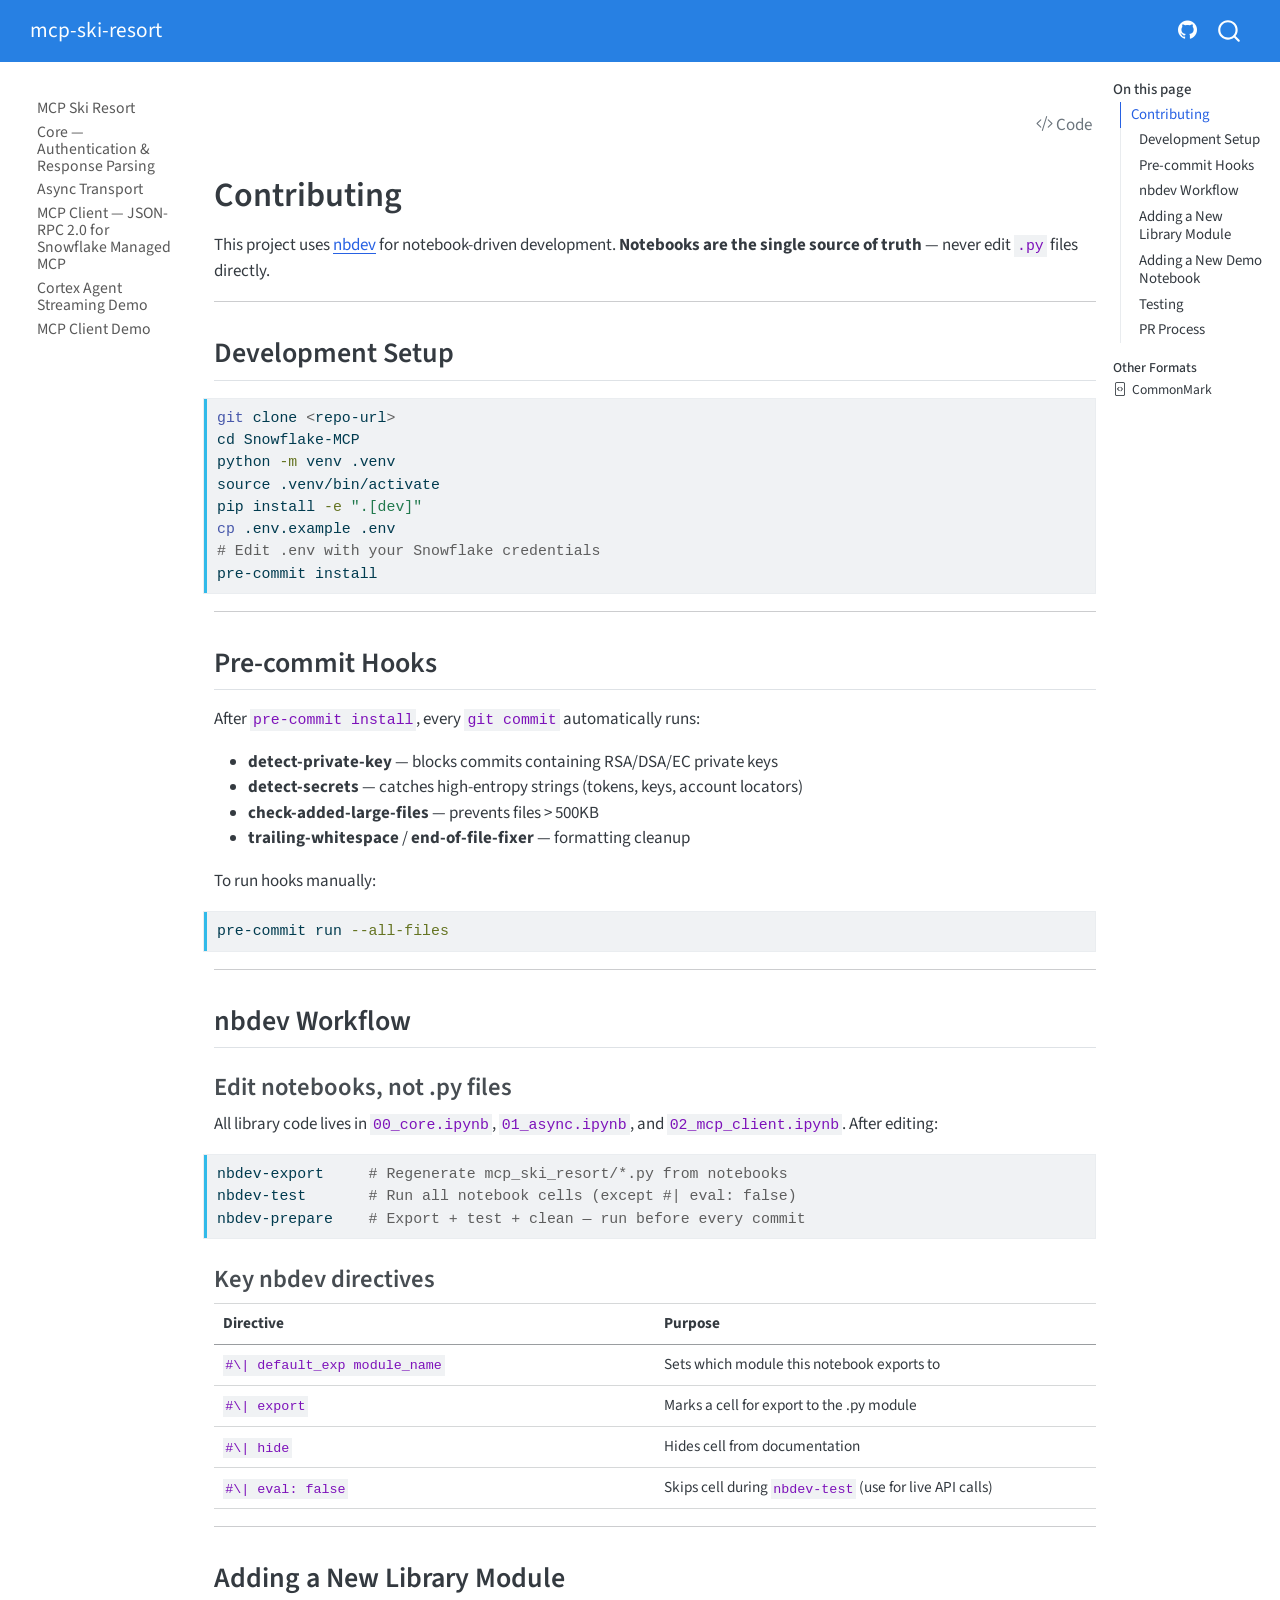
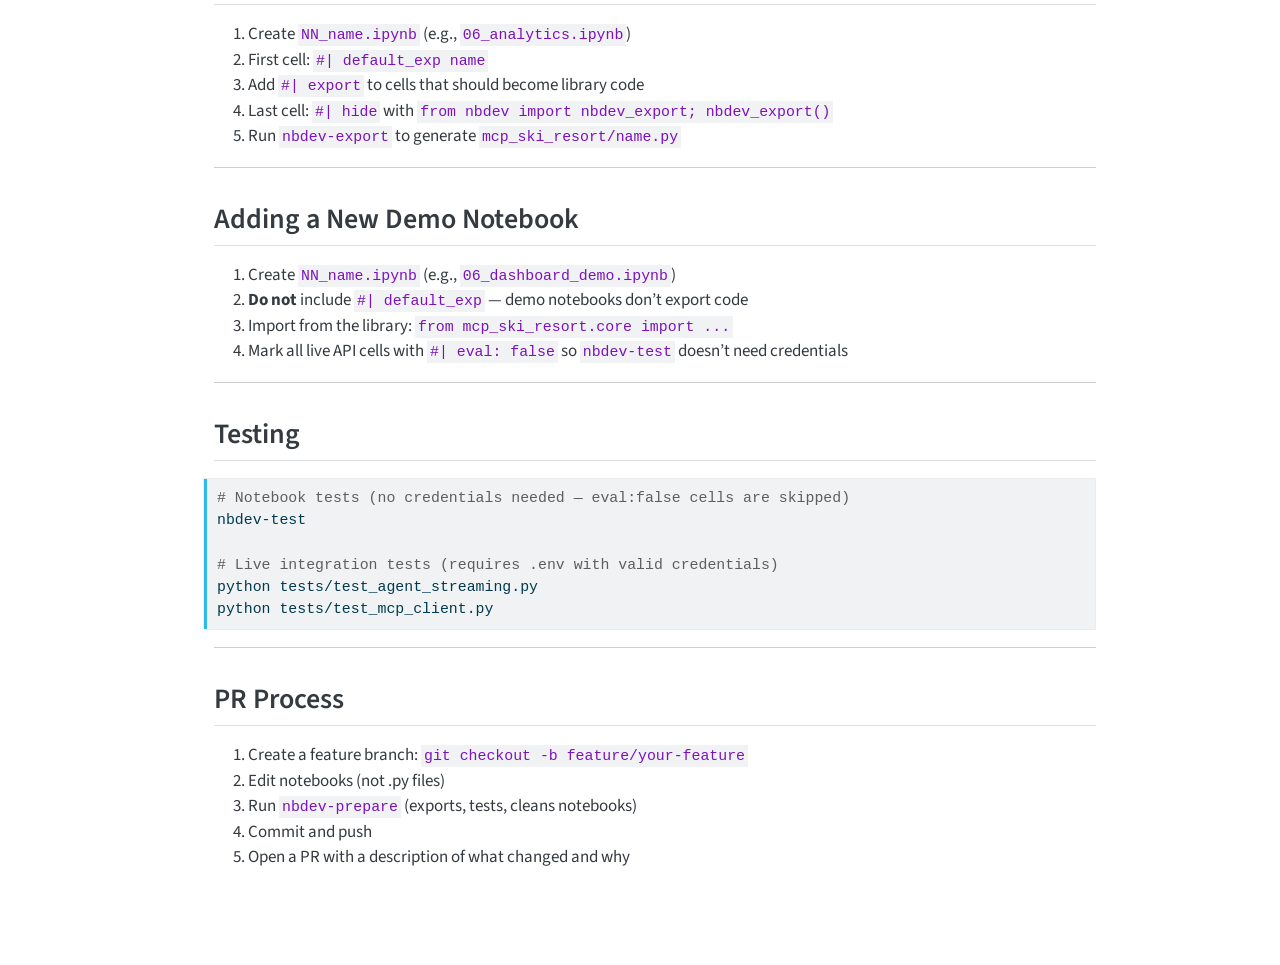
<file: CONTRIBUTING.html>
<!DOCTYPE html>
<html xmlns="http://www.w3.org/1999/xhtml" lang="en" xml:lang="en"><head>

<meta charset="utf-8">
<meta name="generator" content="quarto-1.9.37">

<meta name="viewport" content="width=device-width, initial-scale=1.0, user-scalable=yes">


<title>contributing – mcp-ski-resort</title>
<style>
/* Default styles provided by pandoc.
** See https://pandoc.org/MANUAL.html#variables-for-html for config info.
*/
code{white-space: pre-wrap;}
span.smallcaps{font-variant: small-caps;}
div.columns{display: flex; gap: min(4vw, 1.5em);}
div.column{flex: auto; overflow-x: auto;}
div.hanging-indent{margin-left: 1.5em; text-indent: -1.5em;}
ul.task-list{list-style: none;}
ul.task-list li input[type="checkbox"] {
  width: 0.8em;
  margin: 0 0.8em 0.2em -1em; /* quarto-specific, see https://github.com/quarto-dev/quarto-cli/issues/4556 */ 
  vertical-align: middle;
}
/* CSS for syntax highlighting */
html { -webkit-text-size-adjust: 100%; }
pre > code.sourceCode { white-space: pre; position: relative; }
pre > code.sourceCode > span { display: inline-block; line-height: 1.25; }
pre > code.sourceCode > span:empty { height: 1.2em; }
.sourceCode { overflow: visible; }
code.sourceCode > span { color: inherit; text-decoration: inherit; }
div.sourceCode { margin: 1em 0; }
pre.sourceCode { margin: 0; }
@media screen {
div.sourceCode { overflow: auto; }
}
@media print {
pre > code.sourceCode { white-space: pre-wrap; }
pre > code.sourceCode > span { text-indent: -5em; padding-left: 5em; }
}
pre.numberSource code
  { counter-reset: source-line 0; }
pre.numberSource code > span
  { position: relative; left: -4em; counter-increment: source-line; }
pre.numberSource code > span > a:first-child::before
  { content: counter(source-line);
    position: relative; left: -1em; text-align: right; vertical-align: baseline;
    border: none; display: inline-block;
    -webkit-touch-callout: none; -webkit-user-select: none;
    -khtml-user-select: none; -moz-user-select: none;
    -ms-user-select: none; user-select: none;
    padding: 0 4px; width: 4em;
  }
pre.numberSource { margin-left: 3em;  padding-left: 4px; }
div.sourceCode
  {   }
@media screen {
pre > code.sourceCode > span > a:first-child::before { text-decoration: underline; }
}
</style>


<script src="site_libs/quarto-nav/quarto-nav.js"></script>
<script src="site_libs/quarto-nav/headroom.min.js"></script>
<script src="site_libs/clipboard/clipboard.min.js"></script>
<script src="site_libs/quarto-search/autocomplete.umd.js"></script>
<script src="site_libs/quarto-search/fuse.min.js"></script>
<script src="site_libs/quarto-search/quarto-search.js"></script>
<meta name="quarto:offset" content="./">
<script src="site_libs/quarto-html/quarto.js" type="module"></script>
<script src="site_libs/quarto-html/tabsets/tabsets.js" type="module"></script>
<script src="site_libs/quarto-html/popper.min.js"></script>
<script src="site_libs/quarto-html/tippy.umd.min.js"></script>
<script src="site_libs/quarto-html/anchor.min.js"></script>
<link href="site_libs/quarto-html/tippy.css" rel="stylesheet">
<link href="site_libs/quarto-html/quarto-syntax-highlighting-7f8f88aac4f3542376d5c11b86a4c14d.css" rel="stylesheet" id="quarto-text-highlighting-styles">
<script src="site_libs/bootstrap/bootstrap.min.js"></script>
<link href="site_libs/bootstrap/bootstrap-icons.css" rel="stylesheet">
<link href="site_libs/bootstrap/bootstrap-4b03a15772f9050b9d91d173b0686658.min.css" rel="stylesheet" append-hash="true" id="quarto-bootstrap" data-mode="light">
<script id="quarto-search-options" type="application/json">{
  "location": "navbar",
  "copy-button": false,
  "collapse-after": 3,
  "panel-placement": "end",
  "type": "overlay",
  "limit": 50,
  "keyboard-shortcut": [
    "f",
    "/",
    "s"
  ],
  "show-item-context": false,
  "language": {
    "search-no-results-text": "No results",
    "search-matching-documents-text": "matching documents",
    "search-copy-link-title": "Copy link to search",
    "search-hide-matches-text": "Hide additional matches",
    "search-more-match-text": "more match in this document",
    "search-more-matches-text": "more matches in this document",
    "search-clear-button-title": "Clear",
    "search-text-placeholder": "",
    "search-detached-cancel-button-title": "Cancel",
    "search-submit-button-title": "Submit",
    "search-label": "Search"
  }
}</script>


<link rel="stylesheet" href="styles.css">
<meta property="og:title" content="mcp-ski-resort">
<meta property="og:description" content="Snowflake Managed MCP Server client library and demos for Alpine Mountain Ski Resort">
<meta property="og:site_name" content="mcp-ski-resort">
<meta name="twitter:title" content="mcp-ski-resort">
<meta name="twitter:description" content="Snowflake Managed MCP Server client library and demos for Alpine Mountain Ski Resort">
<meta name="twitter:card" content="summary">
</head>

<body class="nav-sidebar floating nav-fixed quarto-light">

<div id="quarto-search-results"></div>
  <header id="quarto-header" class="headroom fixed-top">
    <nav class="navbar navbar-expand-lg " data-bs-theme="dark">
      <div class="navbar-container container-fluid">
      <div class="navbar-brand-container mx-auto">
    <a class="navbar-brand" href="./index.html">
    <span class="navbar-title">mcp-ski-resort</span>
    </a>
  </div>
            <div id="quarto-search" class="" title="Search"></div>
          <button class="navbar-toggler" type="button" data-bs-toggle="collapse" data-bs-target="#navbarCollapse" aria-controls="navbarCollapse" role="menu" aria-expanded="false" aria-label="Toggle navigation" onclick="if (window.quartoToggleHeadroom) { window.quartoToggleHeadroom(); }">
  <span class="navbar-toggler-icon"></span>
</button>
          <div class="collapse navbar-collapse" id="navbarCollapse">
            <ul class="navbar-nav navbar-nav-scroll ms-auto">
  <li class="nav-item compact">
    <a class="nav-link" href="https://github.com/Jeremy-Demlow/Snowflake-MCP"> <i class="bi bi-github" role="img">
</i> 
<span class="menu-text"></span></a>
  </li>  
</ul>
          </div> <!-- /navcollapse -->
            <div class="quarto-navbar-tools">
</div>
      </div> <!-- /container-fluid -->
    </nav>
  <nav class="quarto-secondary-nav">
    <div class="container-fluid d-flex">
      <button type="button" class="quarto-btn-toggle btn" data-bs-toggle="collapse" role="button" data-bs-target=".quarto-sidebar-collapse-item" aria-controls="quarto-sidebar" aria-expanded="false" aria-label="Toggle sidebar navigation" onclick="if (window.quartoToggleHeadroom) { window.quartoToggleHeadroom(); }">
        <i class="bi bi-layout-text-sidebar-reverse"></i>
      </button>
        <nav class="quarto-page-breadcrumbs" aria-label="breadcrumb"><ol class="breadcrumb"><li class="breadcrumb-item"></li></ol></nav>
        <a class="flex-grow-1" role="navigation" data-bs-toggle="collapse" data-bs-target=".quarto-sidebar-collapse-item" aria-controls="quarto-sidebar" aria-expanded="false" aria-label="Toggle sidebar navigation" onclick="if (window.quartoToggleHeadroom) { window.quartoToggleHeadroom(); }">      
        </a>
    </div>
  </nav>
</header>
<!-- content -->
<div id="quarto-content" class="quarto-container page-columns page-rows-contents page-layout-article page-navbar">
<!-- sidebar -->
  <nav id="quarto-sidebar" class="sidebar collapse collapse-horizontal quarto-sidebar-collapse-item sidebar-navigation floating overflow-auto">
    <div class="sidebar-menu-container"> 
    <ul class="list-unstyled mt-1">
        <li class="sidebar-item">
  <div class="sidebar-item-container"> 
  <a href="./index.html" class="sidebar-item-text sidebar-link">
 <span class="menu-text">MCP Ski Resort</span></a>
  </div>
</li>
        <li class="sidebar-item">
  <div class="sidebar-item-container"> 
  <a href="./core.html" class="sidebar-item-text sidebar-link">
 <span class="menu-text">Core — Authentication &amp; Response Parsing</span></a>
  </div>
</li>
        <li class="sidebar-item">
  <div class="sidebar-item-container"> 
  <a href="./async.html" class="sidebar-item-text sidebar-link">
 <span class="menu-text">Async Transport</span></a>
  </div>
</li>
        <li class="sidebar-item">
  <div class="sidebar-item-container"> 
  <a href="./mcp_client.html" class="sidebar-item-text sidebar-link">
 <span class="menu-text">MCP Client — JSON-RPC 2.0 for Snowflake Managed MCP</span></a>
  </div>
</li>
        <li class="sidebar-item">
  <div class="sidebar-item-container"> 
  <a href="./agent_streaming.html" class="sidebar-item-text sidebar-link">
 <span class="menu-text">Cortex Agent Streaming Demo</span></a>
  </div>
</li>
        <li class="sidebar-item">
  <div class="sidebar-item-container"> 
  <a href="./mcp_client_demo.html" class="sidebar-item-text sidebar-link">
 <span class="menu-text">MCP Client Demo</span></a>
  </div>
</li>
    </ul>
    </div>
</nav>
<div id="quarto-sidebar-glass" class="quarto-sidebar-collapse-item" data-bs-toggle="collapse" data-bs-target=".quarto-sidebar-collapse-item"></div>
<!-- margin-sidebar -->
    <div id="quarto-margin-sidebar" class="sidebar margin-sidebar">
        <nav id="TOC" role="doc-toc" class="toc-active">
    <h2 id="toc-title">On this page</h2>
   
  <ul>
  <li><a href="#contributing" id="toc-contributing" class="nav-link active" data-scroll-target="#contributing">Contributing</a>
  <ul class="collapse">
  <li><a href="#development-setup" id="toc-development-setup" class="nav-link" data-scroll-target="#development-setup">Development Setup</a></li>
  <li><a href="#pre-commit-hooks" id="toc-pre-commit-hooks" class="nav-link" data-scroll-target="#pre-commit-hooks">Pre-commit Hooks</a></li>
  <li><a href="#nbdev-workflow" id="toc-nbdev-workflow" class="nav-link" data-scroll-target="#nbdev-workflow">nbdev Workflow</a>
  <ul class="collapse">
  <li><a href="#edit-notebooks-not-.py-files" id="toc-edit-notebooks-not-.py-files" class="nav-link" data-scroll-target="#edit-notebooks-not-.py-files">Edit notebooks, not .py files</a></li>
  <li><a href="#key-nbdev-directives" id="toc-key-nbdev-directives" class="nav-link" data-scroll-target="#key-nbdev-directives">Key nbdev directives</a></li>
  </ul></li>
  <li><a href="#adding-a-new-library-module" id="toc-adding-a-new-library-module" class="nav-link" data-scroll-target="#adding-a-new-library-module">Adding a New Library Module</a></li>
  <li><a href="#adding-a-new-demo-notebook" id="toc-adding-a-new-demo-notebook" class="nav-link" data-scroll-target="#adding-a-new-demo-notebook">Adding a New Demo Notebook</a></li>
  <li><a href="#testing" id="toc-testing" class="nav-link" data-scroll-target="#testing">Testing</a></li>
  <li><a href="#pr-process" id="toc-pr-process" class="nav-link" data-scroll-target="#pr-process">PR Process</a></li>
  </ul></li>
  </ul>
<div class="quarto-alternate-formats"><h2>Other Formats</h2><ul><li><a href="CONTRIBUTING-commonmark.md"><i class="bi bi-file-code"></i>CommonMark</a></li></ul></div></nav>
    </div>
<!-- main -->
<main class="content" id="quarto-document-content"><header id="title-block-header" class="quarto-title-block"><h1 class="title display-7"></h1></header><div class="quarto-title-block"><div class="quarto-title-tools-only"><button type="button" class="btn code-tools-button" id="quarto-code-tools-source"><i class="bi"></i> Code</button></div></div>




<section id="contributing" class="level1">
<h1>Contributing</h1>
<p>This project uses <a href="https://nbdev.fast.ai/">nbdev</a> for notebook-driven development. <strong>Notebooks are the single source of truth</strong> — never edit <code>.py</code> files directly.</p>
<hr>
<section id="development-setup" class="level2">
<h2 class="anchored" data-anchor-id="development-setup">Development Setup</h2>
<div class="code-copy-outer-scaffold"><div class="sourceCode" id="cb1"><pre class="sourceCode bash code-with-copy"><code class="sourceCode bash"><span id="cb1-1"><a href="#cb1-1" aria-hidden="true" tabindex="-1"></a><span class="fu">git</span> clone <span class="op">&lt;</span>repo-url<span class="op">&gt;</span></span>
<span id="cb1-2"><a href="#cb1-2" aria-hidden="true" tabindex="-1"></a><span class="bu">cd</span> Snowflake-MCP</span>
<span id="cb1-3"><a href="#cb1-3" aria-hidden="true" tabindex="-1"></a><span class="ex">python</span> <span class="at">-m</span> venv .venv</span>
<span id="cb1-4"><a href="#cb1-4" aria-hidden="true" tabindex="-1"></a><span class="bu">source</span> .venv/bin/activate</span>
<span id="cb1-5"><a href="#cb1-5" aria-hidden="true" tabindex="-1"></a><span class="ex">pip</span> install <span class="at">-e</span> <span class="st">".[dev]"</span></span>
<span id="cb1-6"><a href="#cb1-6" aria-hidden="true" tabindex="-1"></a><span class="fu">cp</span> .env.example .env</span>
<span id="cb1-7"><a href="#cb1-7" aria-hidden="true" tabindex="-1"></a><span class="co"># Edit .env with your Snowflake credentials</span></span>
<span id="cb1-8"><a href="#cb1-8" aria-hidden="true" tabindex="-1"></a><span class="ex">pre-commit</span> install</span></code></pre></div><button title="Copy to Clipboard" class="code-copy-button"><i class="bi"></i></button></div>
<hr>
</section>
<section id="pre-commit-hooks" class="level2">
<h2 class="anchored" data-anchor-id="pre-commit-hooks">Pre-commit Hooks</h2>
<p>After <code>pre-commit install</code>, every <code>git commit</code> automatically runs:</p>
<ul>
<li><strong>detect-private-key</strong> — blocks commits containing RSA/DSA/EC private keys</li>
<li><strong>detect-secrets</strong> — catches high-entropy strings (tokens, keys, account locators)</li>
<li><strong>check-added-large-files</strong> — prevents files &gt; 500KB</li>
<li><strong>trailing-whitespace</strong> / <strong>end-of-file-fixer</strong> — formatting cleanup</li>
</ul>
<p>To run hooks manually:</p>
<div class="code-copy-outer-scaffold"><div class="sourceCode" id="cb2"><pre class="sourceCode bash code-with-copy"><code class="sourceCode bash"><span id="cb2-1"><a href="#cb2-1" aria-hidden="true" tabindex="-1"></a><span class="ex">pre-commit</span> run <span class="at">--all-files</span></span></code></pre></div><button title="Copy to Clipboard" class="code-copy-button"><i class="bi"></i></button></div>
<hr>
</section>
<section id="nbdev-workflow" class="level2">
<h2 class="anchored" data-anchor-id="nbdev-workflow">nbdev Workflow</h2>
<section id="edit-notebooks-not-.py-files" class="level3">
<h3 class="anchored" data-anchor-id="edit-notebooks-not-.py-files">Edit notebooks, not .py files</h3>
<p>All library code lives in <code>00_core.ipynb</code>, <code>01_async.ipynb</code>, and <code>02_mcp_client.ipynb</code>. After editing:</p>
<div class="code-copy-outer-scaffold"><div class="sourceCode" id="cb3"><pre class="sourceCode bash code-with-copy"><code class="sourceCode bash"><span id="cb3-1"><a href="#cb3-1" aria-hidden="true" tabindex="-1"></a><span class="ex">nbdev-export</span>     <span class="co"># Regenerate mcp_ski_resort/*.py from notebooks</span></span>
<span id="cb3-2"><a href="#cb3-2" aria-hidden="true" tabindex="-1"></a><span class="ex">nbdev-test</span>       <span class="co"># Run all notebook cells (except #| eval: false)</span></span>
<span id="cb3-3"><a href="#cb3-3" aria-hidden="true" tabindex="-1"></a><span class="ex">nbdev-prepare</span>    <span class="co"># Export + test + clean — run before every commit</span></span></code></pre></div><button title="Copy to Clipboard" class="code-copy-button"><i class="bi"></i></button></div>
</section>
<section id="key-nbdev-directives" class="level3">
<h3 class="anchored" data-anchor-id="key-nbdev-directives">Key nbdev directives</h3>
<table class="caption-top table">
<colgroup>
<col style="width: 50%">
<col style="width: 50%">
</colgroup>
<thead>
<tr class="header">
<th>Directive</th>
<th>Purpose</th>
</tr>
</thead>
<tbody>
<tr class="odd">
<td><code>#\| default_exp module_name</code></td>
<td>Sets which module this notebook exports to</td>
</tr>
<tr class="even">
<td><code>#\| export</code></td>
<td>Marks a cell for export to the .py module</td>
</tr>
<tr class="odd">
<td><code>#\| hide</code></td>
<td>Hides cell from documentation</td>
</tr>
<tr class="even">
<td><code>#\| eval: false</code></td>
<td>Skips cell during <code>nbdev-test</code> (use for live API calls)</td>
</tr>
</tbody>
</table>
<hr>
</section>
</section>
<section id="adding-a-new-library-module" class="level2">
<h2 class="anchored" data-anchor-id="adding-a-new-library-module">Adding a New Library Module</h2>
<ol type="1">
<li>Create <code>NN_name.ipynb</code> (e.g., <code>06_analytics.ipynb</code>)</li>
<li>First cell: <code>#| default_exp name</code></li>
<li>Add <code>#| export</code> to cells that should become library code</li>
<li>Last cell: <code>#| hide</code> with <code>from nbdev import nbdev_export; nbdev_export()</code></li>
<li>Run <code>nbdev-export</code> to generate <code>mcp_ski_resort/name.py</code></li>
</ol>
<hr>
</section>
<section id="adding-a-new-demo-notebook" class="level2">
<h2 class="anchored" data-anchor-id="adding-a-new-demo-notebook">Adding a New Demo Notebook</h2>
<ol type="1">
<li>Create <code>NN_name.ipynb</code> (e.g., <code>06_dashboard_demo.ipynb</code>)</li>
<li><strong>Do not</strong> include <code>#| default_exp</code> — demo notebooks don’t export code</li>
<li>Import from the library: <code>from mcp_ski_resort.core import ...</code></li>
<li>Mark all live API cells with <code>#| eval: false</code> so <code>nbdev-test</code> doesn’t need credentials</li>
</ol>
<hr>
</section>
<section id="testing" class="level2">
<h2 class="anchored" data-anchor-id="testing">Testing</h2>
<div class="code-copy-outer-scaffold"><div class="sourceCode" id="cb4"><pre class="sourceCode bash code-with-copy"><code class="sourceCode bash"><span id="cb4-1"><a href="#cb4-1" aria-hidden="true" tabindex="-1"></a><span class="co"># Notebook tests (no credentials needed — eval:false cells are skipped)</span></span>
<span id="cb4-2"><a href="#cb4-2" aria-hidden="true" tabindex="-1"></a><span class="ex">nbdev-test</span></span>
<span id="cb4-3"><a href="#cb4-3" aria-hidden="true" tabindex="-1"></a></span>
<span id="cb4-4"><a href="#cb4-4" aria-hidden="true" tabindex="-1"></a><span class="co"># Live integration tests (requires .env with valid credentials)</span></span>
<span id="cb4-5"><a href="#cb4-5" aria-hidden="true" tabindex="-1"></a><span class="ex">python</span> tests/test_agent_streaming.py</span>
<span id="cb4-6"><a href="#cb4-6" aria-hidden="true" tabindex="-1"></a><span class="ex">python</span> tests/test_mcp_client.py</span></code></pre></div><button title="Copy to Clipboard" class="code-copy-button"><i class="bi"></i></button></div>
<hr>
</section>
<section id="pr-process" class="level2">
<h2 class="anchored" data-anchor-id="pr-process">PR Process</h2>
<ol type="1">
<li>Create a feature branch: <code>git checkout -b feature/your-feature</code></li>
<li>Edit notebooks (not .py files)</li>
<li>Run <code>nbdev-prepare</code> (exports, tests, cleans notebooks)</li>
<li>Commit and push</li>
<li>Open a PR with a description of what changed and why</li>
</ol>


<!-- -->

</section>
</section>

</main> <!-- /main -->
<script id="quarto-html-after-body" type="application/javascript">
  window.document.addEventListener("DOMContentLoaded", function (event) {
    const icon = "";
    const anchorJS = new window.AnchorJS();
    anchorJS.options = {
      placement: 'right',
      icon: icon
    };
    anchorJS.add('.anchored');
    const isCodeAnnotation = (el) => {
      for (const clz of el.classList) {
        if (clz.startsWith('code-annotation-')) {                     
          return true;
        }
      }
      return false;
    }
    const onCopySuccess = function(e) {
      // button target
      const button = e.trigger;
      // don't keep focus
      button.blur();
      // flash "checked"
      button.classList.add('code-copy-button-checked');
      var currentTitle = button.getAttribute("title");
      button.setAttribute("title", "Copied!");
      let tooltip;
      if (window.bootstrap) {
        button.setAttribute("data-bs-toggle", "tooltip");
        button.setAttribute("data-bs-placement", "left");
        button.setAttribute("data-bs-title", "Copied!");
        tooltip = new bootstrap.Tooltip(button, 
          { trigger: "manual", 
            customClass: "code-copy-button-tooltip",
            offset: [0, -8]});
        tooltip.show();    
      }
      setTimeout(function() {
        if (tooltip) {
          tooltip.hide();
          button.removeAttribute("data-bs-title");
          button.removeAttribute("data-bs-toggle");
          button.removeAttribute("data-bs-placement");
        }
        button.setAttribute("title", currentTitle);
        button.classList.remove('code-copy-button-checked');
      }, 1000);
      // clear code selection
      e.clearSelection();
    }
    const getTextToCopy = function(trigger) {
      const outerScaffold = trigger.parentElement.cloneNode(true);
      const codeEl = outerScaffold.querySelector('code');
      for (const childEl of codeEl.children) {
        if (isCodeAnnotation(childEl)) {
          childEl.remove();
        }
      }
      return codeEl.innerText;
    }
    const clipboard = new window.ClipboardJS('.code-copy-button:not([data-in-quarto-modal])', {
      text: getTextToCopy
    });
    clipboard.on('success', onCopySuccess);
    if (window.document.getElementById('quarto-embedded-source-code-modal')) {
      const clipboardModal = new window.ClipboardJS('.code-copy-button[data-in-quarto-modal]', {
        text: getTextToCopy,
        container: window.document.getElementById('quarto-embedded-source-code-modal')
      });
      clipboardModal.on('success', onCopySuccess);
    }
    const viewSource = window.document.getElementById('quarto-view-source') ||
                       window.document.getElementById('quarto-code-tools-source');
    if (viewSource) {
      const sourceUrl = viewSource.getAttribute("data-quarto-source-url");
      viewSource.addEventListener("click", function(e) {
        if (sourceUrl) {
          // rstudio viewer pane
          if (/\bcapabilities=\b/.test(window.location)) {
            window.open(sourceUrl);
          } else {
            window.location.href = sourceUrl;
          }
        } else {
          const modal = new bootstrap.Modal(document.getElementById('quarto-embedded-source-code-modal'));
          modal.show();
        }
        return false;
      });
    }
    function toggleCodeHandler(show) {
      return function(e) {
        const detailsSrc = window.document.querySelectorAll(".cell > details > .sourceCode");
        for (let i=0; i<detailsSrc.length; i++) {
          const details = detailsSrc[i].parentElement;
          if (show) {
            details.open = true;
          } else {
            details.removeAttribute("open");
          }
        }
        const cellCodeDivs = window.document.querySelectorAll(".cell > .sourceCode");
        const fromCls = show ? "hidden" : "unhidden";
        const toCls = show ? "unhidden" : "hidden";
        for (let i=0; i<cellCodeDivs.length; i++) {
          const codeDiv = cellCodeDivs[i];
          if (codeDiv.classList.contains(fromCls)) {
            codeDiv.classList.remove(fromCls);
            codeDiv.classList.add(toCls);
          } 
        }
        return false;
      }
    }
    const hideAllCode = window.document.getElementById("quarto-hide-all-code");
    if (hideAllCode) {
      hideAllCode.addEventListener("click", toggleCodeHandler(false));
    }
    const showAllCode = window.document.getElementById("quarto-show-all-code");
    if (showAllCode) {
      showAllCode.addEventListener("click", toggleCodeHandler(true));
    }
      var localhostRegex = new RegExp(/^(?:http|https):\/\/localhost\:?[0-9]*\//);
      var mailtoRegex = new RegExp(/^mailto:/);
        var filterRegex = new RegExp("\/");
      var isInternal = (href) => {
          return filterRegex.test(href) || localhostRegex.test(href) || mailtoRegex.test(href);
      }
      // Inspect non-navigation links and adorn them if external
     var links = window.document.querySelectorAll('a[href]:not(.nav-link):not(.navbar-brand):not(.toc-action):not(.sidebar-link):not(.sidebar-item-toggle):not(.pagination-link):not(.no-external):not([aria-hidden]):not(.dropdown-item):not(.quarto-navigation-tool):not(.about-link)');
      for (var i=0; i<links.length; i++) {
        const link = links[i];
        if (!isInternal(link.href)) {
          // undo the damage that might have been done by quarto-nav.js in the case of
          // links that we want to consider external
          if (link.dataset.originalHref !== undefined) {
            link.href = link.dataset.originalHref;
          }
        }
      }
    function tippyHover(el, contentFn, onTriggerFn, onUntriggerFn) {
      const config = {
        allowHTML: true,
        maxWidth: 500,
        delay: 100,
        arrow: false,
        appendTo: function(el) {
            return el.parentElement;
        },
        interactive: true,
        interactiveBorder: 10,
        theme: 'quarto',
        placement: 'bottom-start',
      };
      if (contentFn) {
        config.content = contentFn;
      }
      if (onTriggerFn) {
        config.onTrigger = onTriggerFn;
      }
      if (onUntriggerFn) {
        config.onUntrigger = onUntriggerFn;
      }
      window.tippy(el, config); 
    }
    const noterefs = window.document.querySelectorAll('a[role="doc-noteref"]');
    for (var i=0; i<noterefs.length; i++) {
      const ref = noterefs[i];
      tippyHover(ref, function() {
        // use id or data attribute instead here
        let href = ref.getAttribute('data-footnote-href') || ref.getAttribute('href');
        try { href = new URL(href).hash; } catch {}
        const id = href.replace(/^#\/?/, "");
        const note = window.document.getElementById(id);
        if (note) {
          return note.innerHTML;
        } else {
          return "";
        }
      });
    }
    const xrefs = window.document.querySelectorAll('a.quarto-xref');
    const processXRef = (id, note) => {
      // Strip column container classes
      const stripColumnClz = (el) => {
        el.classList.remove("page-full", "page-columns");
        if (el.children) {
          for (const child of el.children) {
            stripColumnClz(child);
          }
        }
      }
      stripColumnClz(note)
      if (id === null || id.startsWith('sec-')) {
        // Special case sections, only their first couple elements
        const container = document.createElement("div");
        if (note.children && note.children.length > 2) {
          container.appendChild(note.children[0].cloneNode(true));
          for (let i = 1; i < note.children.length; i++) {
            const child = note.children[i];
            if (child.tagName === "P" && child.innerText === "") {
              continue;
            } else {
              container.appendChild(child.cloneNode(true));
              break;
            }
          }
          if (window.Quarto?.typesetMath) {
            window.Quarto.typesetMath(container);
          }
          return container.innerHTML
        } else {
          if (window.Quarto?.typesetMath) {
            window.Quarto.typesetMath(note);
          }
          return note.innerHTML;
        }
      } else {
        // Remove any anchor links if they are present
        const anchorLink = note.querySelector('a.anchorjs-link');
        if (anchorLink) {
          anchorLink.remove();
        }
        if (window.Quarto?.typesetMath) {
          window.Quarto.typesetMath(note);
        }
        if (note.classList.contains("callout")) {
          return note.outerHTML;
        } else {
          return note.innerHTML;
        }
      }
    }
    for (var i=0; i<xrefs.length; i++) {
      const xref = xrefs[i];
      tippyHover(xref, undefined, function(instance) {
        instance.disable();
        let url = xref.getAttribute('href');
        let hash = undefined; 
        if (url.startsWith('#')) {
          hash = url;
        } else {
          try { hash = new URL(url).hash; } catch {}
        }
        if (hash) {
          const id = hash.replace(/^#\/?/, "");
          const note = window.document.getElementById(id);
          if (note !== null) {
            try {
              const html = processXRef(id, note.cloneNode(true));
              instance.setContent(html);
            } finally {
              instance.enable();
              instance.show();
            }
          } else {
            // See if we can fetch this
            fetch(url.split('#')[0])
            .then(res => res.text())
            .then(html => {
              const parser = new DOMParser();
              const htmlDoc = parser.parseFromString(html, "text/html");
              const note = htmlDoc.getElementById(id);
              if (note !== null) {
                const html = processXRef(id, note);
                instance.setContent(html);
              } 
            }).finally(() => {
              instance.enable();
              instance.show();
            });
          }
        } else {
          // See if we can fetch a full url (with no hash to target)
          // This is a special case and we should probably do some content thinning / targeting
          fetch(url)
          .then(res => res.text())
          .then(html => {
            const parser = new DOMParser();
            const htmlDoc = parser.parseFromString(html, "text/html");
            const note = htmlDoc.querySelector('main.content');
            if (note !== null) {
              // This should only happen for chapter cross references
              // (since there is no id in the URL)
              // remove the first header
              if (note.children.length > 0 && note.children[0].tagName === "HEADER") {
                note.children[0].remove();
              }
              const html = processXRef(null, note);
              instance.setContent(html);
            } 
          }).finally(() => {
            instance.enable();
            instance.show();
          });
        }
      }, function(instance) {
      });
    }
        let selectedAnnoteEl;
        const selectorForAnnotation = ( cell, annotation) => {
          let cellAttr = 'data-code-cell="' + cell + '"';
          let lineAttr = 'data-code-annotation="' +  annotation + '"';
          const selector = 'span[' + cellAttr + '][' + lineAttr + ']';
          return selector;
        }
        const selectCodeLines = (annoteEl) => {
          const doc = window.document;
          const targetCell = annoteEl.getAttribute("data-target-cell");
          const targetAnnotation = annoteEl.getAttribute("data-target-annotation");
          const annoteSpan = window.document.querySelector(selectorForAnnotation(targetCell, targetAnnotation));
          const lines = annoteSpan.getAttribute("data-code-lines").split(",");
          const lineIds = lines.map((line) => {
            return targetCell + "-" + line;
          })
          let top = null;
          let height = null;
          let parent = null;
          if (lineIds.length > 0) {
              //compute the position of the single el (top and bottom and make a div)
              const el = window.document.getElementById(lineIds[0]);
              top = el.offsetTop;
              height = el.offsetHeight;
              parent = el.parentElement.parentElement;
            if (lineIds.length > 1) {
              const lastEl = window.document.getElementById(lineIds[lineIds.length - 1]);
              const bottom = lastEl.offsetTop + lastEl.offsetHeight;
              height = bottom - top;
            }
            if (top !== null && height !== null && parent !== null) {
              // cook up a div (if necessary) and position it 
              let div = window.document.getElementById("code-annotation-line-highlight");
              if (div === null) {
                div = window.document.createElement("div");
                div.setAttribute("id", "code-annotation-line-highlight");
                div.style.position = 'absolute';
                parent.appendChild(div);
              }
              div.style.top = top - 2 + "px";
              div.style.height = height + 4 + "px";
              div.style.left = 0;
              let gutterDiv = window.document.getElementById("code-annotation-line-highlight-gutter");
              if (gutterDiv === null) {
                gutterDiv = window.document.createElement("div");
                gutterDiv.setAttribute("id", "code-annotation-line-highlight-gutter");
                gutterDiv.style.position = 'absolute';
                const codeCell = window.document.getElementById(targetCell);
                const gutter = codeCell.querySelector('.code-annotation-gutter');
                gutter.appendChild(gutterDiv);
              }
              gutterDiv.style.top = top - 2 + "px";
              gutterDiv.style.height = height + 4 + "px";
            }
            selectedAnnoteEl = annoteEl;
          }
        };
        const unselectCodeLines = () => {
          const elementsIds = ["code-annotation-line-highlight", "code-annotation-line-highlight-gutter"];
          elementsIds.forEach((elId) => {
            const div = window.document.getElementById(elId);
            if (div) {
              div.remove();
            }
          });
          selectedAnnoteEl = undefined;
        };
          // Handle positioning of the toggle
      window.addEventListener(
        "resize",
        throttle(() => {
          elRect = undefined;
          if (selectedAnnoteEl) {
            selectCodeLines(selectedAnnoteEl);
          }
        }, 10)
      );
      function throttle(fn, ms) {
      let throttle = false;
      let timer;
        return (...args) => {
          if(!throttle) { // first call gets through
              fn.apply(this, args);
              throttle = true;
          } else { // all the others get throttled
              if(timer) clearTimeout(timer); // cancel #2
              timer = setTimeout(() => {
                fn.apply(this, args);
                timer = throttle = false;
              }, ms);
          }
        };
      }
        // Attach click handler to the DT
        const annoteDls = window.document.querySelectorAll('dt[data-target-cell]');
        for (const annoteDlNode of annoteDls) {
          annoteDlNode.addEventListener('click', (event) => {
            const clickedEl = event.target;
            if (clickedEl !== selectedAnnoteEl) {
              unselectCodeLines();
              const activeEl = window.document.querySelector('dt[data-target-cell].code-annotation-active');
              if (activeEl) {
                activeEl.classList.remove('code-annotation-active');
              }
              selectCodeLines(clickedEl);
              clickedEl.classList.add('code-annotation-active');
            } else {
              // Unselect the line
              unselectCodeLines();
              clickedEl.classList.remove('code-annotation-active');
            }
          });
        }
    const findCites = (el) => {
      const parentEl = el.parentElement;
      if (parentEl) {
        const cites = parentEl.dataset.cites;
        if (cites) {
          return {
            el,
            cites: cites.split(' ')
          };
        } else {
          return findCites(el.parentElement)
        }
      } else {
        return undefined;
      }
    };
    var bibliorefs = window.document.querySelectorAll('a[role="doc-biblioref"]');
    for (var i=0; i<bibliorefs.length; i++) {
      const ref = bibliorefs[i];
      const citeInfo = findCites(ref);
      if (citeInfo) {
        tippyHover(citeInfo.el, function() {
          var popup = window.document.createElement('div');
          citeInfo.cites.forEach(function(cite) {
            var citeDiv = window.document.createElement('div');
            citeDiv.classList.add('hanging-indent');
            citeDiv.classList.add('csl-entry');
            var biblioDiv = window.document.getElementById('ref-' + cite);
            if (biblioDiv) {
              citeDiv.innerHTML = biblioDiv.innerHTML;
            }
            popup.appendChild(citeDiv);
          });
          return popup.innerHTML;
        });
      }
    }
  });
  </script><div class="modal fade" id="quarto-embedded-source-code-modal" tabindex="-1" aria-labelledby="quarto-embedded-source-code-modal-label" aria-hidden="true"><div class="modal-dialog modal-dialog-scrollable"><div class="modal-content"><div class="modal-header"><h5 class="modal-title" id="quarto-embedded-source-code-modal-label">Source Code</h5><button class="btn-close" data-bs-dismiss="modal"></button></div><div class="modal-body"><div class="">
<div class="code-copy-outer-scaffold"><div class="sourceCode" id="cb5" data-shortcodes="false"><pre class="sourceCode markdown code-with-copy"><code class="sourceCode markdown"><span id="cb5-1"><a href="#cb5-1" aria-hidden="true" tabindex="-1"></a><span class="fu"># Contributing</span></span>
<span id="cb5-2"><a href="#cb5-2" aria-hidden="true" tabindex="-1"></a></span>
<span id="cb5-3"><a href="#cb5-3" aria-hidden="true" tabindex="-1"></a>This project uses <span class="co">[</span><span class="ot">nbdev</span><span class="co">](https://nbdev.fast.ai/)</span> for notebook-driven development. **Notebooks are the single source of truth** — never edit <span class="in">`.py`</span> files directly.</span>
<span id="cb5-4"><a href="#cb5-4" aria-hidden="true" tabindex="-1"></a></span>
<span id="cb5-5"><a href="#cb5-5" aria-hidden="true" tabindex="-1"></a>---</span>
<span id="cb5-6"><a href="#cb5-6" aria-hidden="true" tabindex="-1"></a></span>
<span id="cb5-7"><a href="#cb5-7" aria-hidden="true" tabindex="-1"></a><span class="fu">## Development Setup</span></span>
<span id="cb5-8"><a href="#cb5-8" aria-hidden="true" tabindex="-1"></a></span>
<span id="cb5-9"><a href="#cb5-9" aria-hidden="true" tabindex="-1"></a><span class="in">```bash</span></span>
<span id="cb5-10"><a href="#cb5-10" aria-hidden="true" tabindex="-1"></a><span class="fu">git</span> clone <span class="op">&lt;</span>repo-url<span class="op">&gt;</span></span>
<span id="cb5-11"><a href="#cb5-11" aria-hidden="true" tabindex="-1"></a><span class="bu">cd</span> Snowflake-MCP</span>
<span id="cb5-12"><a href="#cb5-12" aria-hidden="true" tabindex="-1"></a><span class="ex">python</span> <span class="at">-m</span> venv .venv</span>
<span id="cb5-13"><a href="#cb5-13" aria-hidden="true" tabindex="-1"></a><span class="bu">source</span> .venv/bin/activate</span>
<span id="cb5-14"><a href="#cb5-14" aria-hidden="true" tabindex="-1"></a><span class="ex">pip</span> install <span class="at">-e</span> <span class="st">".[dev]"</span></span>
<span id="cb5-15"><a href="#cb5-15" aria-hidden="true" tabindex="-1"></a><span class="fu">cp</span> .env.example .env</span>
<span id="cb5-16"><a href="#cb5-16" aria-hidden="true" tabindex="-1"></a><span class="co"># Edit .env with your Snowflake credentials</span></span>
<span id="cb5-17"><a href="#cb5-17" aria-hidden="true" tabindex="-1"></a><span class="ex">pre-commit</span> install</span>
<span id="cb5-18"><a href="#cb5-18" aria-hidden="true" tabindex="-1"></a><span class="in">```</span></span>
<span id="cb5-19"><a href="#cb5-19" aria-hidden="true" tabindex="-1"></a></span>
<span id="cb5-20"><a href="#cb5-20" aria-hidden="true" tabindex="-1"></a>---</span>
<span id="cb5-21"><a href="#cb5-21" aria-hidden="true" tabindex="-1"></a></span>
<span id="cb5-22"><a href="#cb5-22" aria-hidden="true" tabindex="-1"></a><span class="fu">## Pre-commit Hooks</span></span>
<span id="cb5-23"><a href="#cb5-23" aria-hidden="true" tabindex="-1"></a></span>
<span id="cb5-24"><a href="#cb5-24" aria-hidden="true" tabindex="-1"></a>After <span class="in">`pre-commit install`</span>, every <span class="in">`git commit`</span> automatically runs:</span>
<span id="cb5-25"><a href="#cb5-25" aria-hidden="true" tabindex="-1"></a></span>
<span id="cb5-26"><a href="#cb5-26" aria-hidden="true" tabindex="-1"></a><span class="ss">- </span>**detect-private-key** — blocks commits containing RSA/DSA/EC private keys</span>
<span id="cb5-27"><a href="#cb5-27" aria-hidden="true" tabindex="-1"></a><span class="ss">- </span>**detect-secrets** — catches high-entropy strings (tokens, keys, account locators)</span>
<span id="cb5-28"><a href="#cb5-28" aria-hidden="true" tabindex="-1"></a><span class="ss">- </span>**check-added-large-files** — prevents files &gt; 500KB</span>
<span id="cb5-29"><a href="#cb5-29" aria-hidden="true" tabindex="-1"></a><span class="ss">- </span>**trailing-whitespace** / **end-of-file-fixer** — formatting cleanup</span>
<span id="cb5-30"><a href="#cb5-30" aria-hidden="true" tabindex="-1"></a></span>
<span id="cb5-31"><a href="#cb5-31" aria-hidden="true" tabindex="-1"></a>To run hooks manually:</span>
<span id="cb5-32"><a href="#cb5-32" aria-hidden="true" tabindex="-1"></a></span>
<span id="cb5-33"><a href="#cb5-33" aria-hidden="true" tabindex="-1"></a><span class="in">```bash</span></span>
<span id="cb5-34"><a href="#cb5-34" aria-hidden="true" tabindex="-1"></a><span class="ex">pre-commit</span> run <span class="at">--all-files</span></span>
<span id="cb5-35"><a href="#cb5-35" aria-hidden="true" tabindex="-1"></a><span class="in">```</span></span>
<span id="cb5-36"><a href="#cb5-36" aria-hidden="true" tabindex="-1"></a></span>
<span id="cb5-37"><a href="#cb5-37" aria-hidden="true" tabindex="-1"></a>---</span>
<span id="cb5-38"><a href="#cb5-38" aria-hidden="true" tabindex="-1"></a></span>
<span id="cb5-39"><a href="#cb5-39" aria-hidden="true" tabindex="-1"></a><span class="fu">## nbdev Workflow</span></span>
<span id="cb5-40"><a href="#cb5-40" aria-hidden="true" tabindex="-1"></a></span>
<span id="cb5-41"><a href="#cb5-41" aria-hidden="true" tabindex="-1"></a><span class="fu">### Edit notebooks, not .py files</span></span>
<span id="cb5-42"><a href="#cb5-42" aria-hidden="true" tabindex="-1"></a></span>
<span id="cb5-43"><a href="#cb5-43" aria-hidden="true" tabindex="-1"></a>All library code lives in <span class="in">`00_core.ipynb`</span>, <span class="in">`01_async.ipynb`</span>, and <span class="in">`02_mcp_client.ipynb`</span>. After editing:</span>
<span id="cb5-44"><a href="#cb5-44" aria-hidden="true" tabindex="-1"></a></span>
<span id="cb5-45"><a href="#cb5-45" aria-hidden="true" tabindex="-1"></a><span class="in">```bash</span></span>
<span id="cb5-46"><a href="#cb5-46" aria-hidden="true" tabindex="-1"></a><span class="ex">nbdev-export</span>     <span class="co"># Regenerate mcp_ski_resort/*.py from notebooks</span></span>
<span id="cb5-47"><a href="#cb5-47" aria-hidden="true" tabindex="-1"></a><span class="ex">nbdev-test</span>       <span class="co"># Run all notebook cells (except #| eval: false)</span></span>
<span id="cb5-48"><a href="#cb5-48" aria-hidden="true" tabindex="-1"></a><span class="ex">nbdev-prepare</span>    <span class="co"># Export + test + clean — run before every commit</span></span>
<span id="cb5-49"><a href="#cb5-49" aria-hidden="true" tabindex="-1"></a><span class="in">```</span></span>
<span id="cb5-50"><a href="#cb5-50" aria-hidden="true" tabindex="-1"></a></span>
<span id="cb5-51"><a href="#cb5-51" aria-hidden="true" tabindex="-1"></a><span class="fu">### Key nbdev directives</span></span>
<span id="cb5-52"><a href="#cb5-52" aria-hidden="true" tabindex="-1"></a></span>
<span id="cb5-53"><a href="#cb5-53" aria-hidden="true" tabindex="-1"></a><span class="pp">|</span> Directive <span class="pp">|</span> Purpose <span class="pp">|</span></span>
<span id="cb5-54"><a href="#cb5-54" aria-hidden="true" tabindex="-1"></a><span class="pp">|---|---|</span></span>
<span id="cb5-55"><a href="#cb5-55" aria-hidden="true" tabindex="-1"></a><span class="pp">|</span> <span class="in">`#\| default_exp module_name`</span> <span class="pp">|</span> Sets which module this notebook exports to <span class="pp">|</span></span>
<span id="cb5-56"><a href="#cb5-56" aria-hidden="true" tabindex="-1"></a><span class="pp">|</span> <span class="in">`#\| export`</span> <span class="pp">|</span> Marks a cell for export to the .py module <span class="pp">|</span></span>
<span id="cb5-57"><a href="#cb5-57" aria-hidden="true" tabindex="-1"></a><span class="pp">|</span> <span class="in">`#\| hide`</span> <span class="pp">|</span> Hides cell from documentation <span class="pp">|</span></span>
<span id="cb5-58"><a href="#cb5-58" aria-hidden="true" tabindex="-1"></a><span class="pp">|</span> <span class="in">`#\| eval: false`</span> <span class="pp">|</span> Skips cell during <span class="in">`nbdev-test`</span> (use for live API calls) <span class="pp">|</span></span>
<span id="cb5-59"><a href="#cb5-59" aria-hidden="true" tabindex="-1"></a></span>
<span id="cb5-60"><a href="#cb5-60" aria-hidden="true" tabindex="-1"></a>---</span>
<span id="cb5-61"><a href="#cb5-61" aria-hidden="true" tabindex="-1"></a></span>
<span id="cb5-62"><a href="#cb5-62" aria-hidden="true" tabindex="-1"></a><span class="fu">## Adding a New Library Module</span></span>
<span id="cb5-63"><a href="#cb5-63" aria-hidden="true" tabindex="-1"></a></span>
<span id="cb5-64"><a href="#cb5-64" aria-hidden="true" tabindex="-1"></a><span class="ss">1. </span>Create <span class="in">`NN_name.ipynb`</span> (e.g., <span class="in">`06_analytics.ipynb`</span>)</span>
<span id="cb5-65"><a href="#cb5-65" aria-hidden="true" tabindex="-1"></a><span class="ss">2. </span>First cell: <span class="in">`#| default_exp name`</span></span>
<span id="cb5-66"><a href="#cb5-66" aria-hidden="true" tabindex="-1"></a><span class="ss">3. </span>Add <span class="in">`#| export`</span> to cells that should become library code</span>
<span id="cb5-67"><a href="#cb5-67" aria-hidden="true" tabindex="-1"></a><span class="ss">4. </span>Last cell: <span class="in">`#| hide`</span> with <span class="in">`from nbdev import nbdev_export; nbdev_export()`</span></span>
<span id="cb5-68"><a href="#cb5-68" aria-hidden="true" tabindex="-1"></a><span class="ss">5. </span>Run <span class="in">`nbdev-export`</span> to generate <span class="in">`mcp_ski_resort/name.py`</span></span>
<span id="cb5-69"><a href="#cb5-69" aria-hidden="true" tabindex="-1"></a></span>
<span id="cb5-70"><a href="#cb5-70" aria-hidden="true" tabindex="-1"></a>---</span>
<span id="cb5-71"><a href="#cb5-71" aria-hidden="true" tabindex="-1"></a></span>
<span id="cb5-72"><a href="#cb5-72" aria-hidden="true" tabindex="-1"></a><span class="fu">## Adding a New Demo Notebook</span></span>
<span id="cb5-73"><a href="#cb5-73" aria-hidden="true" tabindex="-1"></a></span>
<span id="cb5-74"><a href="#cb5-74" aria-hidden="true" tabindex="-1"></a><span class="ss">1. </span>Create <span class="in">`NN_name.ipynb`</span> (e.g., <span class="in">`06_dashboard_demo.ipynb`</span>)</span>
<span id="cb5-75"><a href="#cb5-75" aria-hidden="true" tabindex="-1"></a><span class="ss">2. </span>**Do not** include <span class="in">`#| default_exp`</span> — demo notebooks don't export code</span>
<span id="cb5-76"><a href="#cb5-76" aria-hidden="true" tabindex="-1"></a><span class="ss">3. </span>Import from the library: <span class="in">`from mcp_ski_resort.core import ...`</span></span>
<span id="cb5-77"><a href="#cb5-77" aria-hidden="true" tabindex="-1"></a><span class="ss">4. </span>Mark all live API cells with <span class="in">`#| eval: false`</span> so <span class="in">`nbdev-test`</span> doesn't need credentials</span>
<span id="cb5-78"><a href="#cb5-78" aria-hidden="true" tabindex="-1"></a></span>
<span id="cb5-79"><a href="#cb5-79" aria-hidden="true" tabindex="-1"></a>---</span>
<span id="cb5-80"><a href="#cb5-80" aria-hidden="true" tabindex="-1"></a></span>
<span id="cb5-81"><a href="#cb5-81" aria-hidden="true" tabindex="-1"></a><span class="fu">## Testing</span></span>
<span id="cb5-82"><a href="#cb5-82" aria-hidden="true" tabindex="-1"></a></span>
<span id="cb5-83"><a href="#cb5-83" aria-hidden="true" tabindex="-1"></a><span class="in">```bash</span></span>
<span id="cb5-84"><a href="#cb5-84" aria-hidden="true" tabindex="-1"></a><span class="co"># Notebook tests (no credentials needed — eval:false cells are skipped)</span></span>
<span id="cb5-85"><a href="#cb5-85" aria-hidden="true" tabindex="-1"></a><span class="ex">nbdev-test</span></span>
<span id="cb5-86"><a href="#cb5-86" aria-hidden="true" tabindex="-1"></a></span>
<span id="cb5-87"><a href="#cb5-87" aria-hidden="true" tabindex="-1"></a><span class="co"># Live integration tests (requires .env with valid credentials)</span></span>
<span id="cb5-88"><a href="#cb5-88" aria-hidden="true" tabindex="-1"></a><span class="ex">python</span> tests/test_agent_streaming.py</span>
<span id="cb5-89"><a href="#cb5-89" aria-hidden="true" tabindex="-1"></a><span class="ex">python</span> tests/test_mcp_client.py</span>
<span id="cb5-90"><a href="#cb5-90" aria-hidden="true" tabindex="-1"></a><span class="in">```</span></span>
<span id="cb5-91"><a href="#cb5-91" aria-hidden="true" tabindex="-1"></a></span>
<span id="cb5-92"><a href="#cb5-92" aria-hidden="true" tabindex="-1"></a>---</span>
<span id="cb5-93"><a href="#cb5-93" aria-hidden="true" tabindex="-1"></a></span>
<span id="cb5-94"><a href="#cb5-94" aria-hidden="true" tabindex="-1"></a><span class="fu">## PR Process</span></span>
<span id="cb5-95"><a href="#cb5-95" aria-hidden="true" tabindex="-1"></a></span>
<span id="cb5-96"><a href="#cb5-96" aria-hidden="true" tabindex="-1"></a><span class="ss">1. </span>Create a feature branch: <span class="in">`git checkout -b feature/your-feature`</span></span>
<span id="cb5-97"><a href="#cb5-97" aria-hidden="true" tabindex="-1"></a><span class="ss">2. </span>Edit notebooks (not .py files)</span>
<span id="cb5-98"><a href="#cb5-98" aria-hidden="true" tabindex="-1"></a><span class="ss">3. </span>Run <span class="in">`nbdev-prepare`</span> (exports, tests, cleans notebooks)</span>
<span id="cb5-99"><a href="#cb5-99" aria-hidden="true" tabindex="-1"></a><span class="ss">4. </span>Commit and push</span>
<span id="cb5-100"><a href="#cb5-100" aria-hidden="true" tabindex="-1"></a><span class="ss">5. </span>Open a PR with a description of what changed and why</span></code></pre></div><button title="Copy to Clipboard" class="code-copy-button" data-in-quarto-modal=""><i class="bi"></i></button></div>
</div></div></div></div></div>
</div> <!-- /content -->




</body></html>
</file>
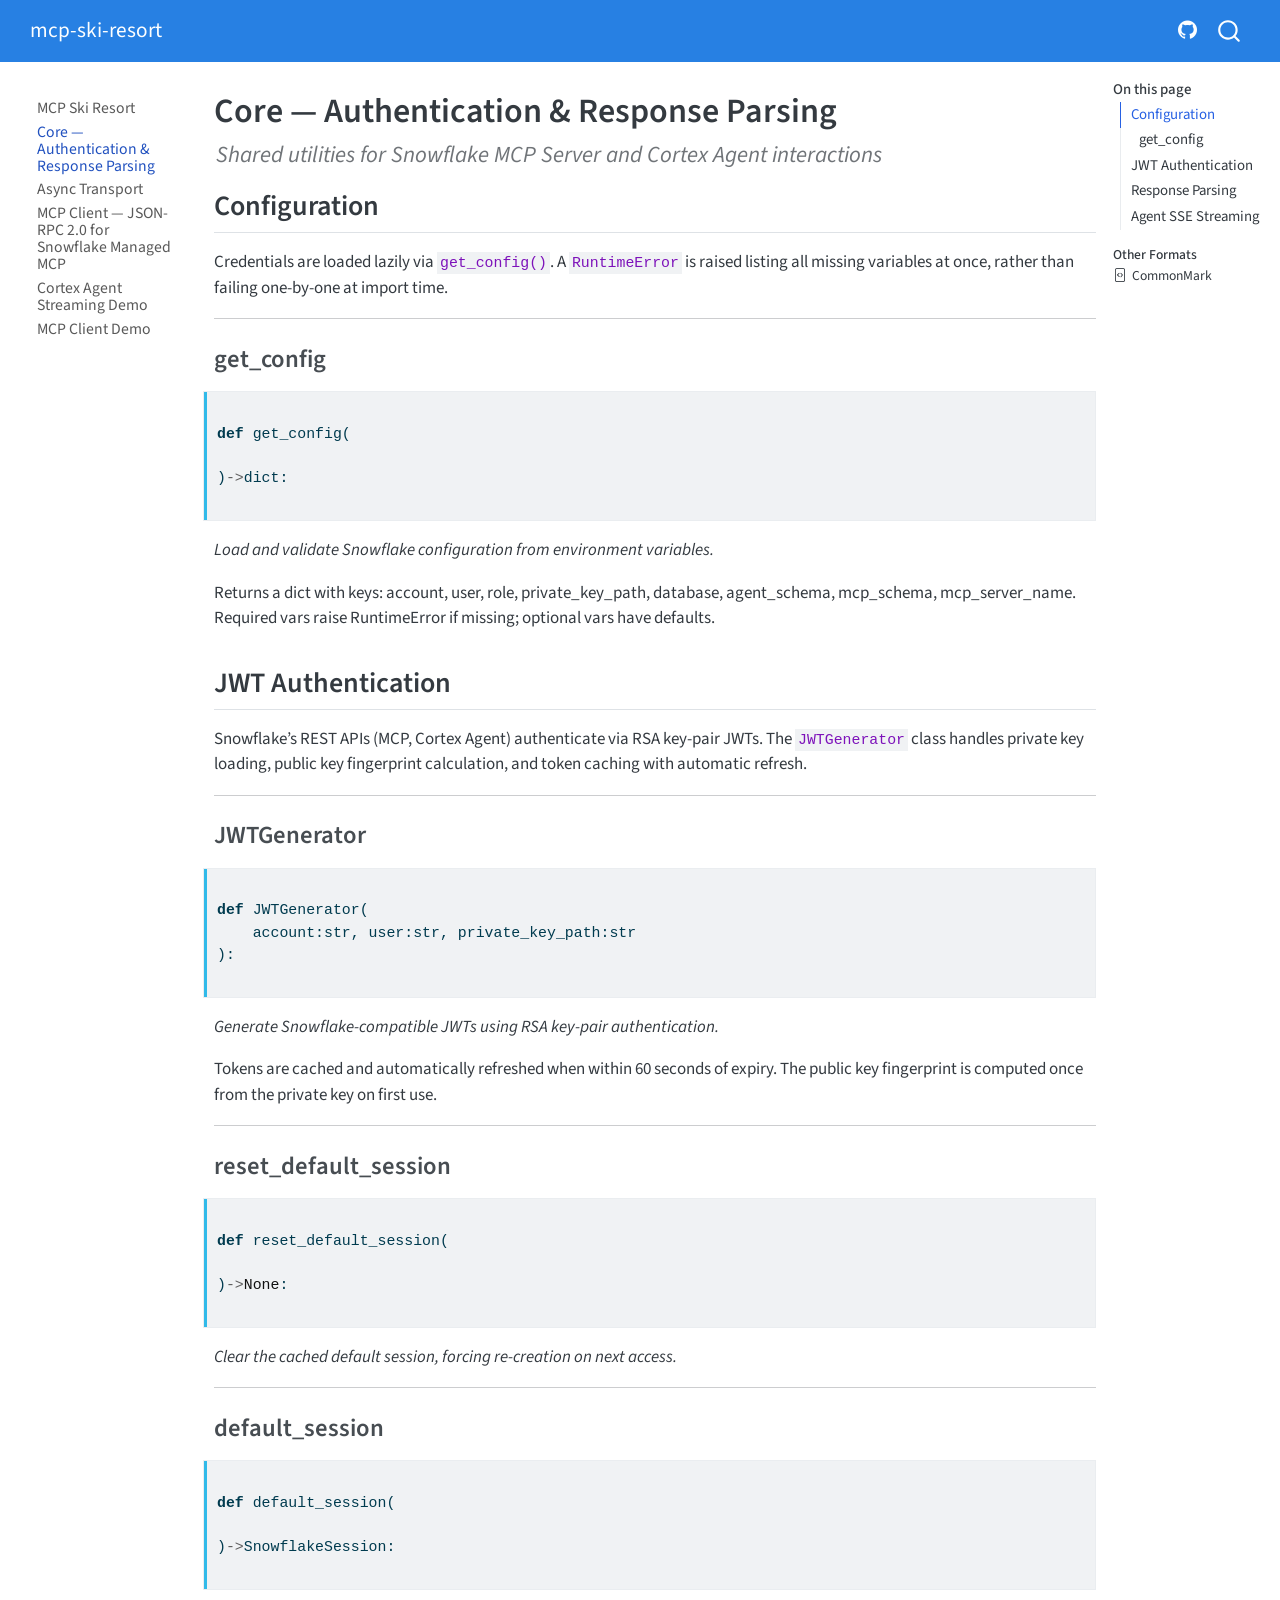
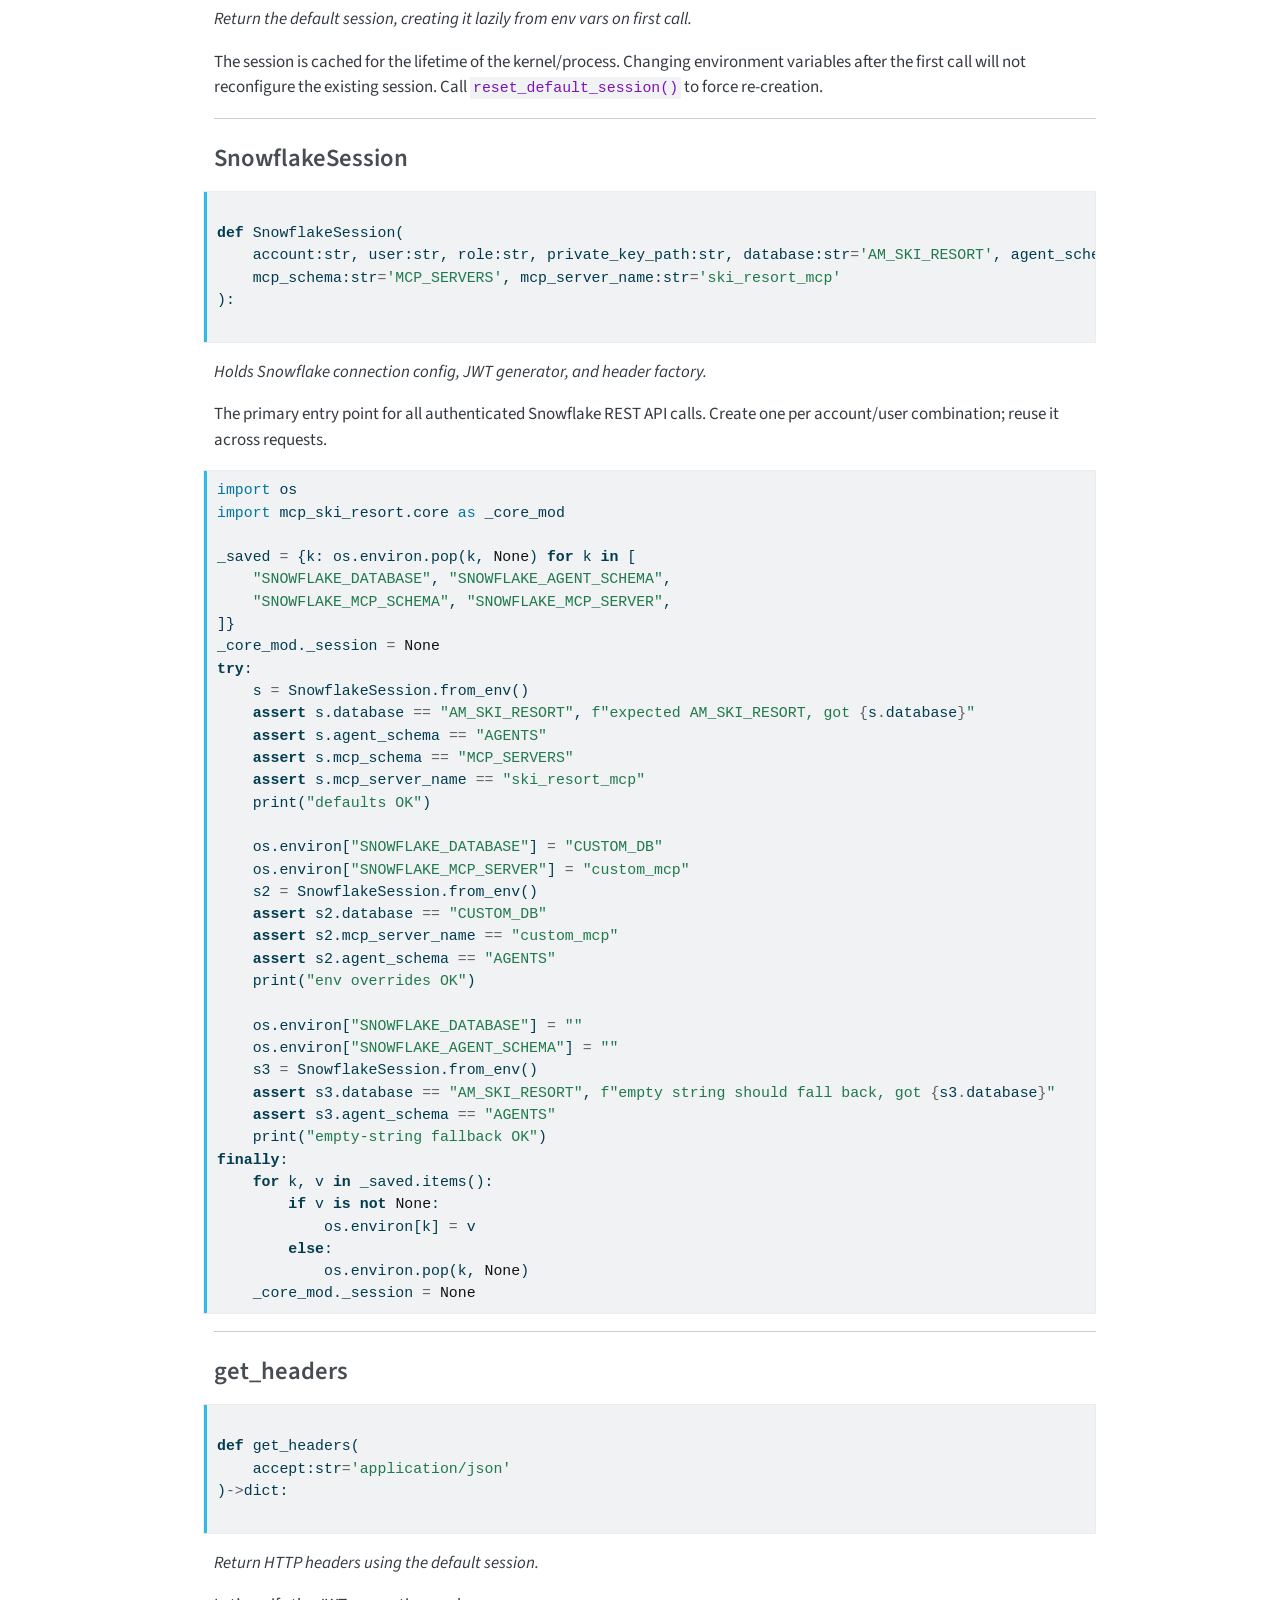
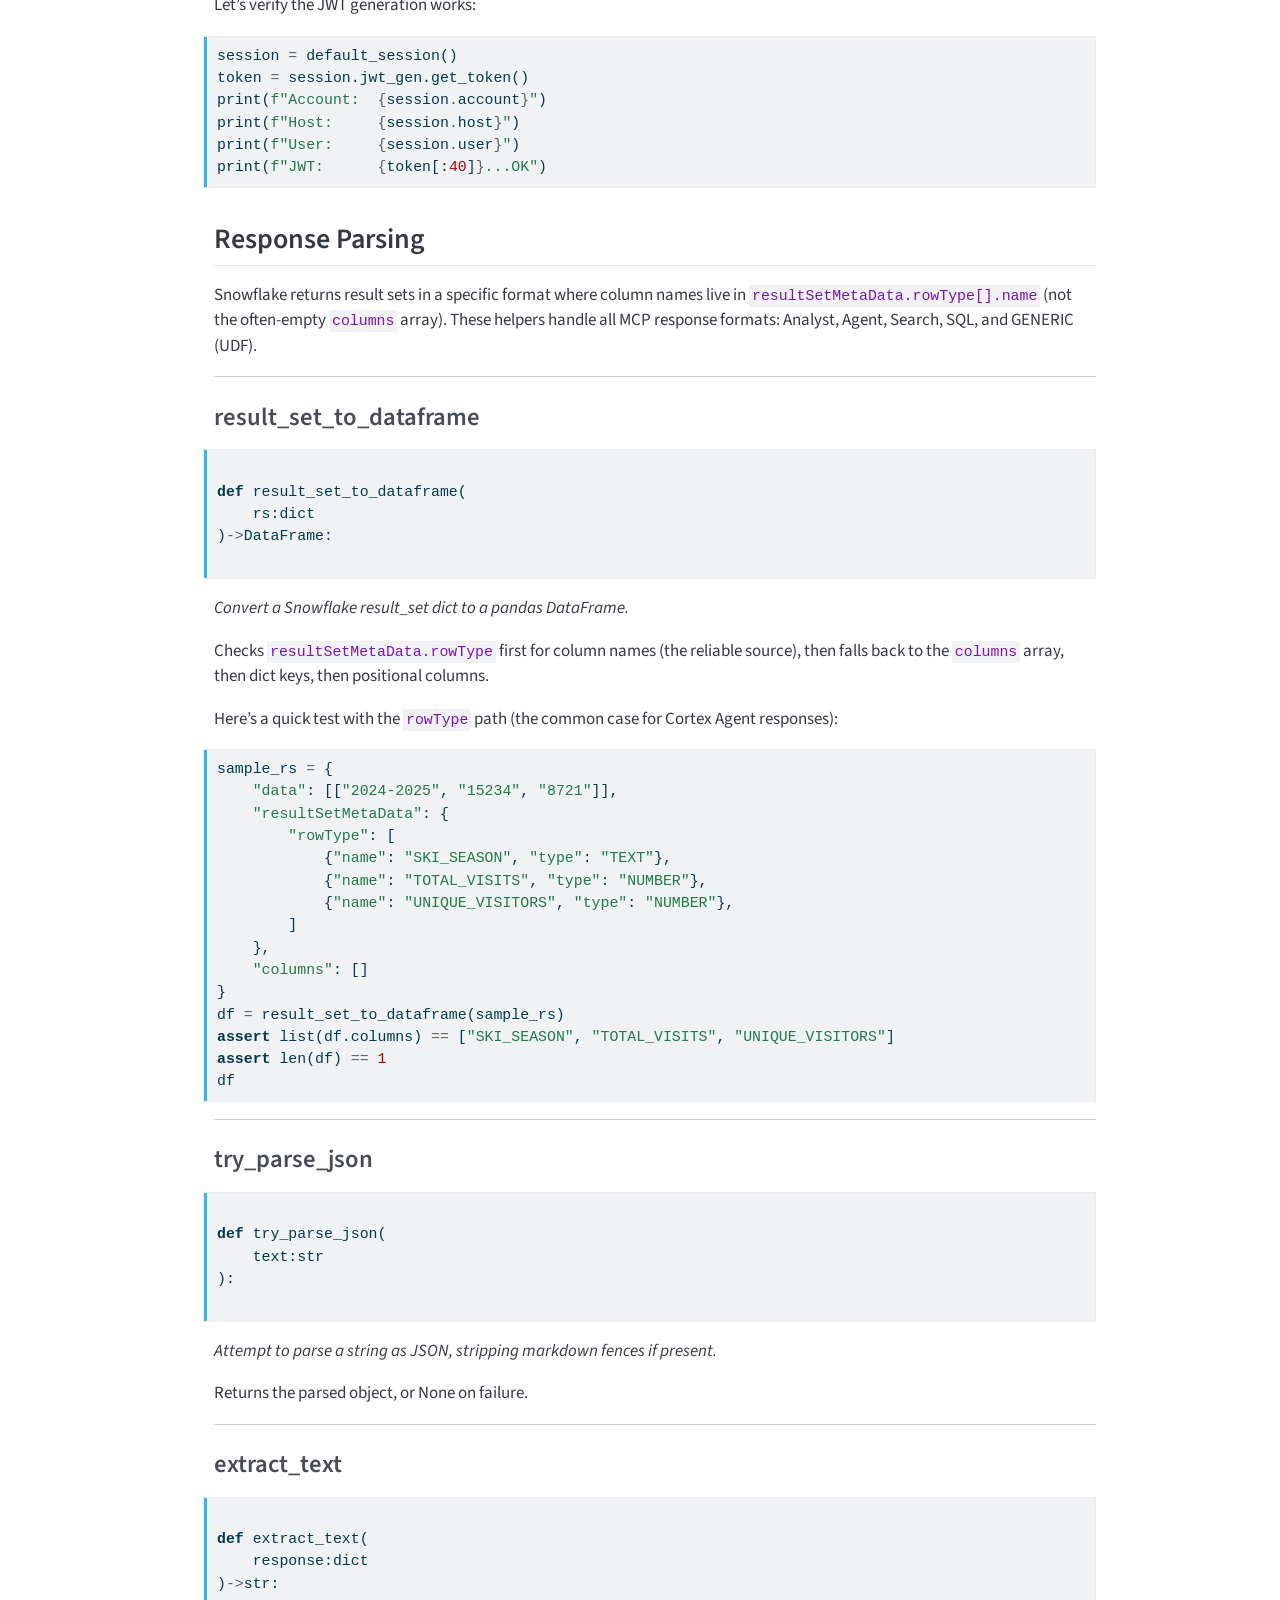
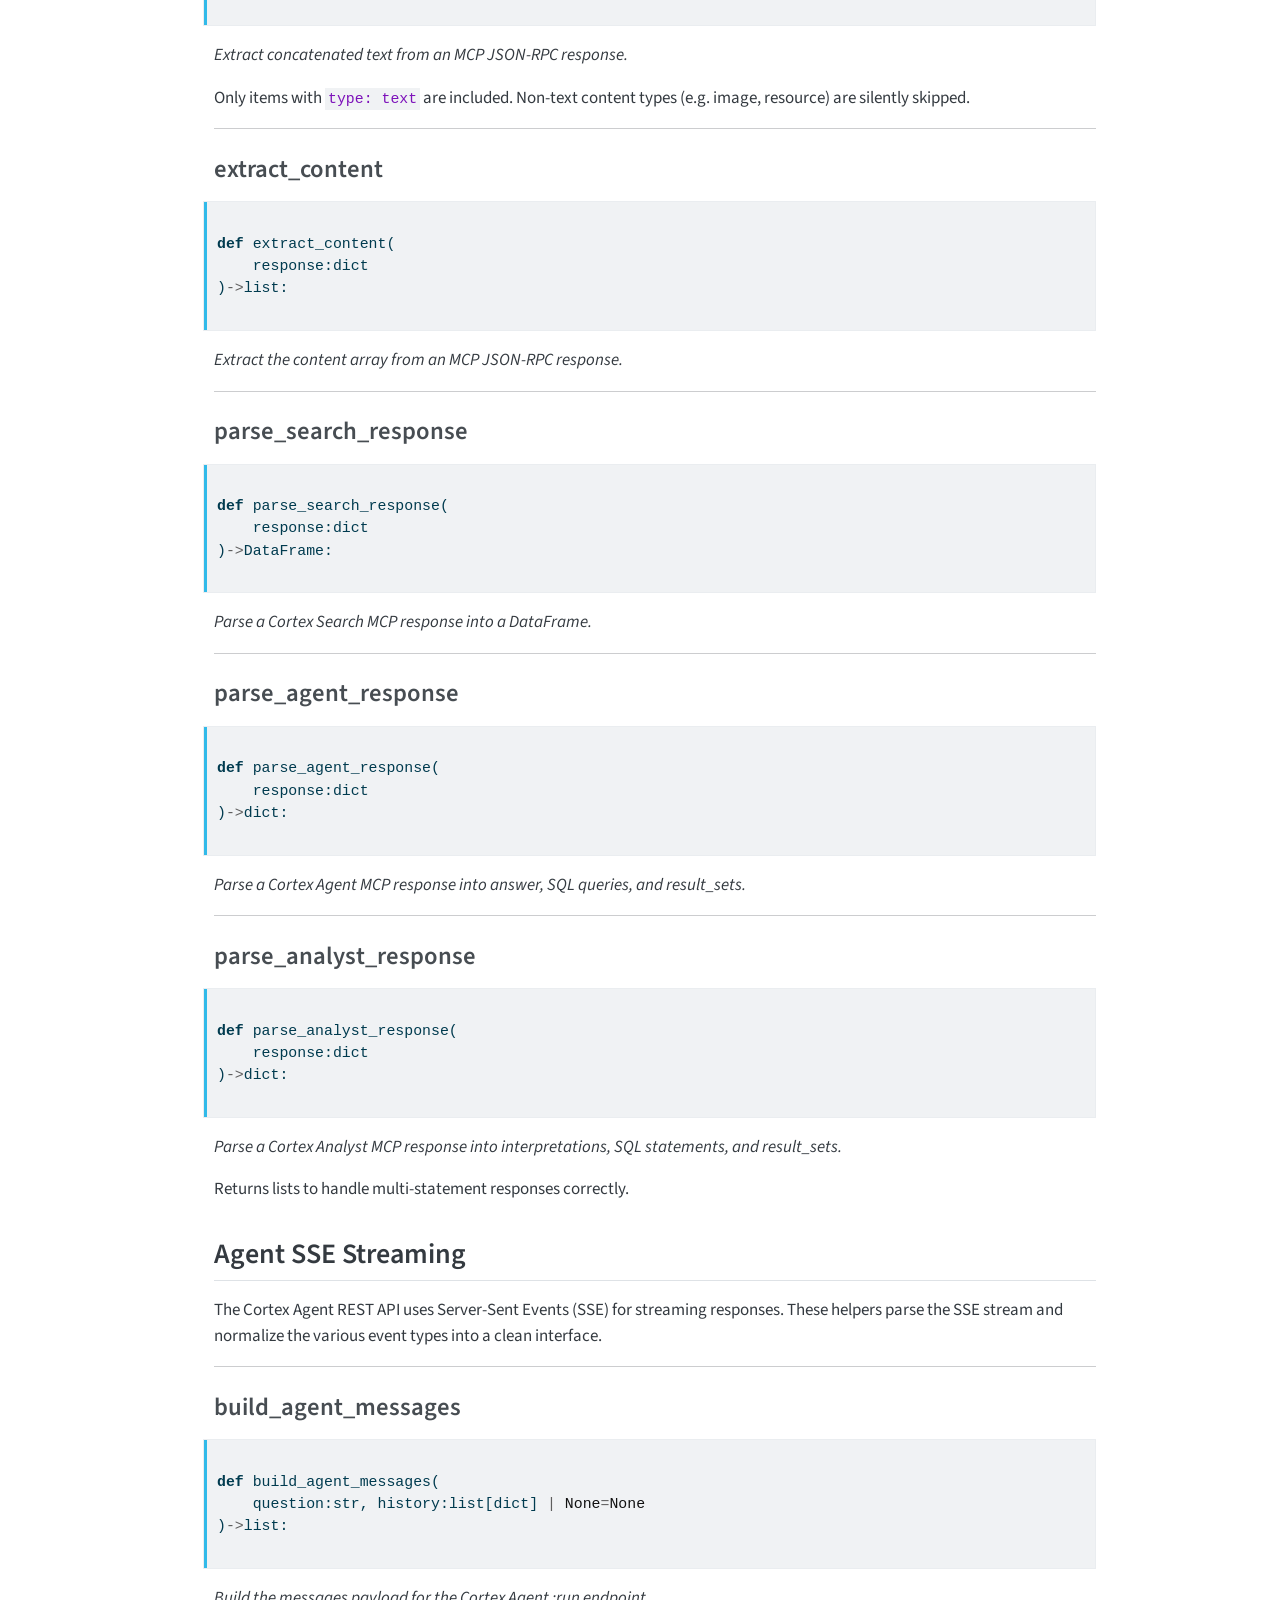
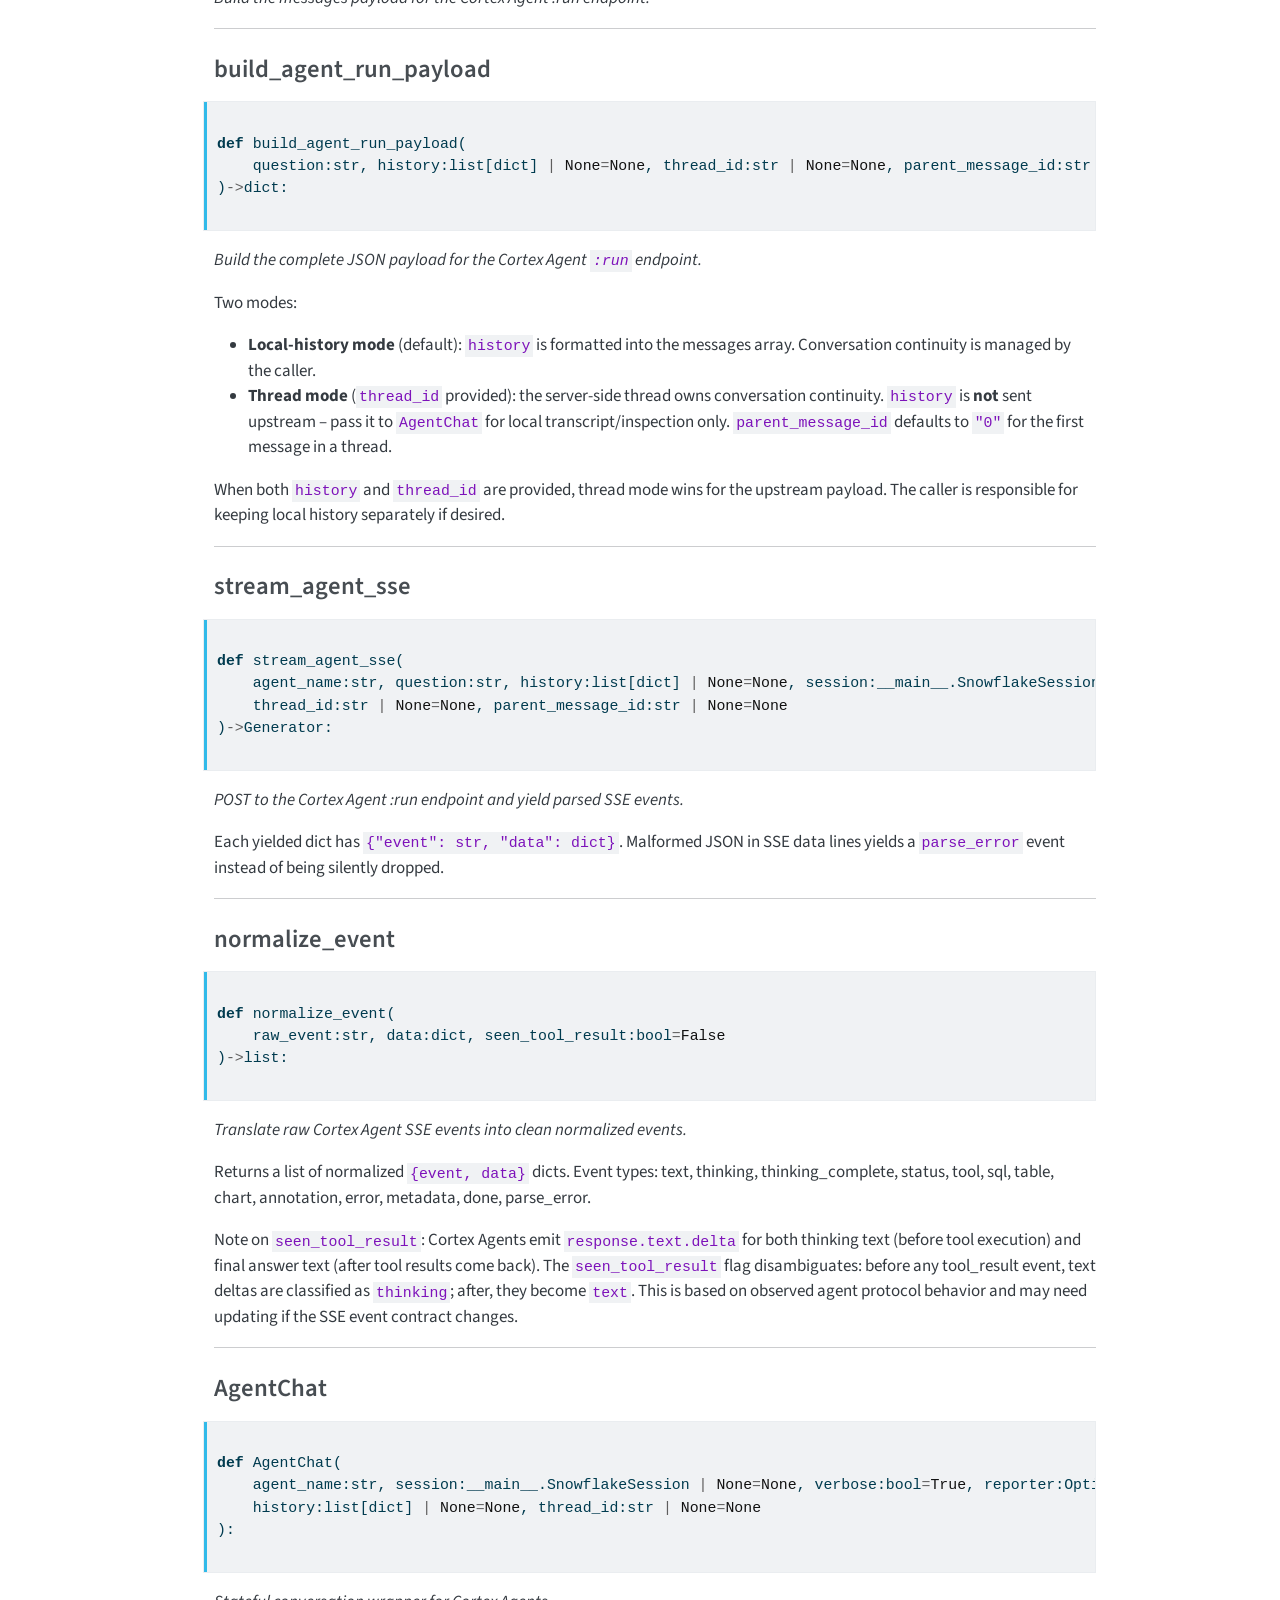
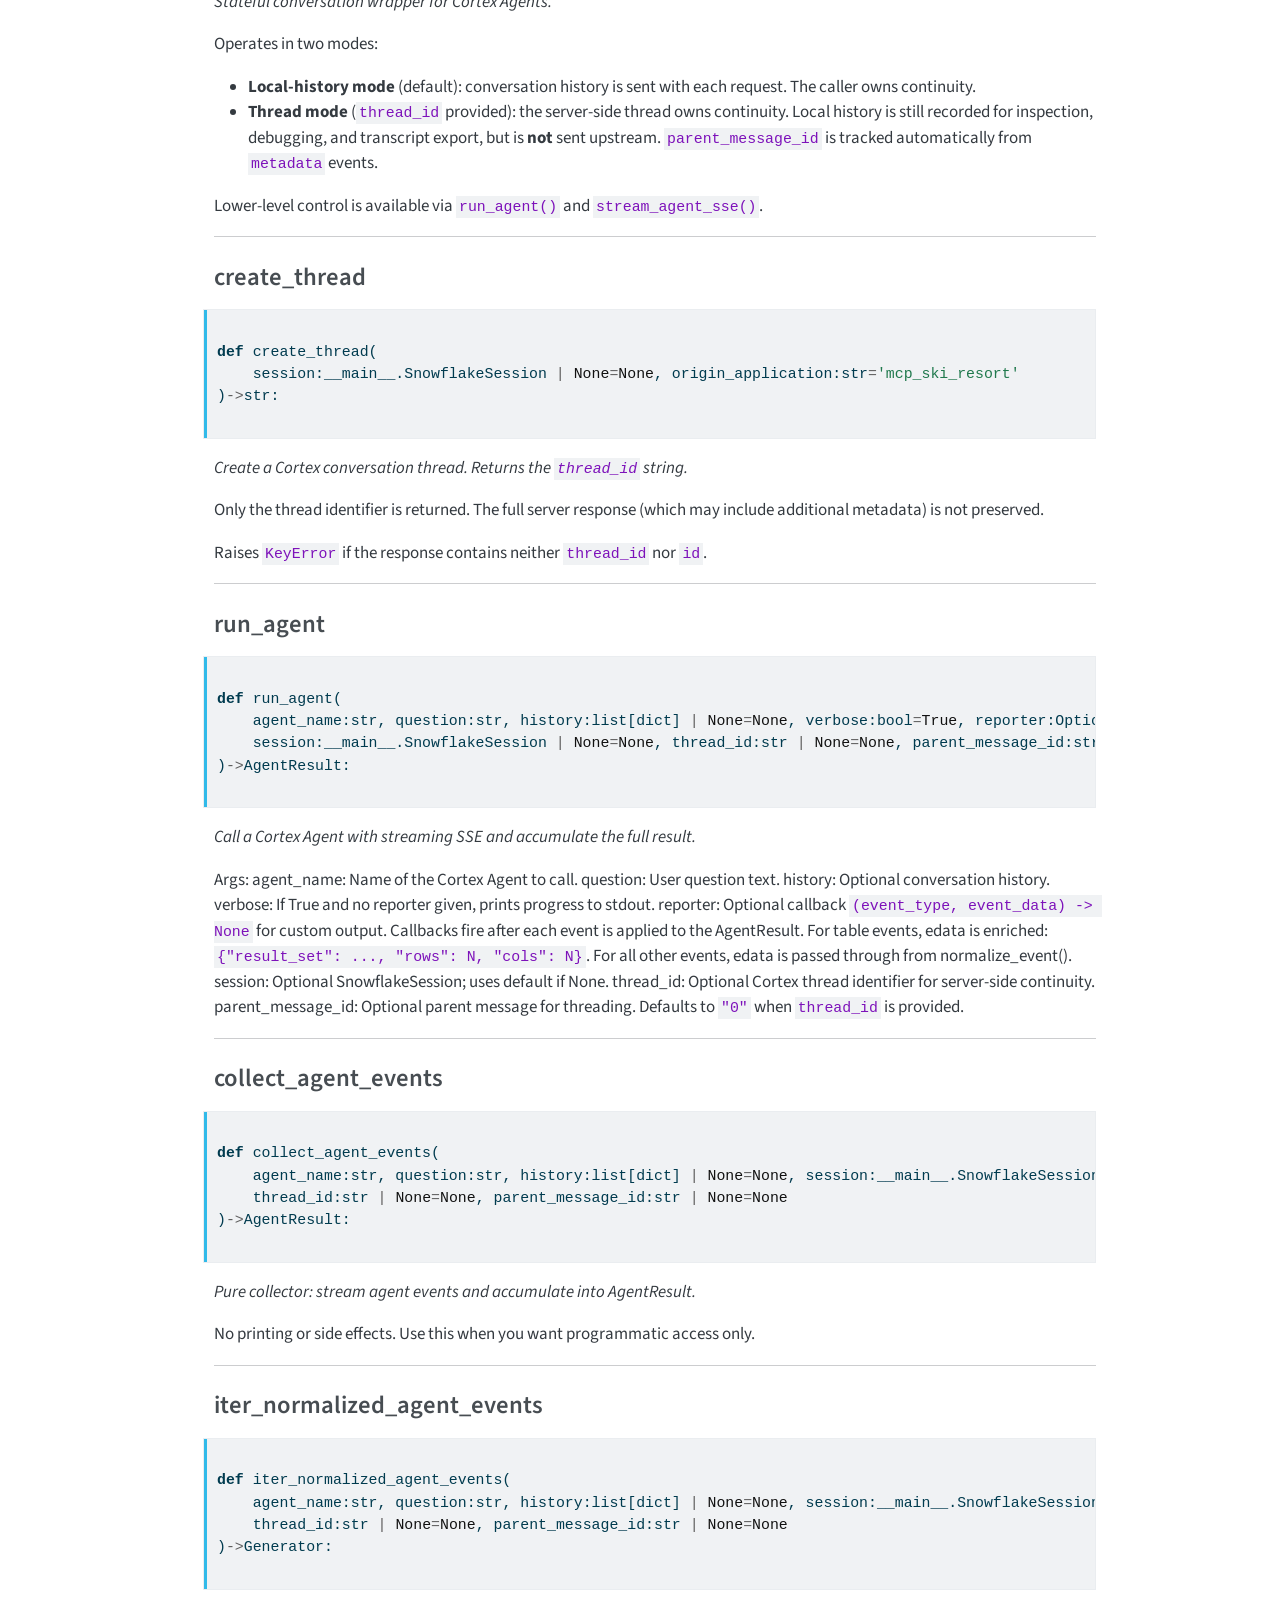
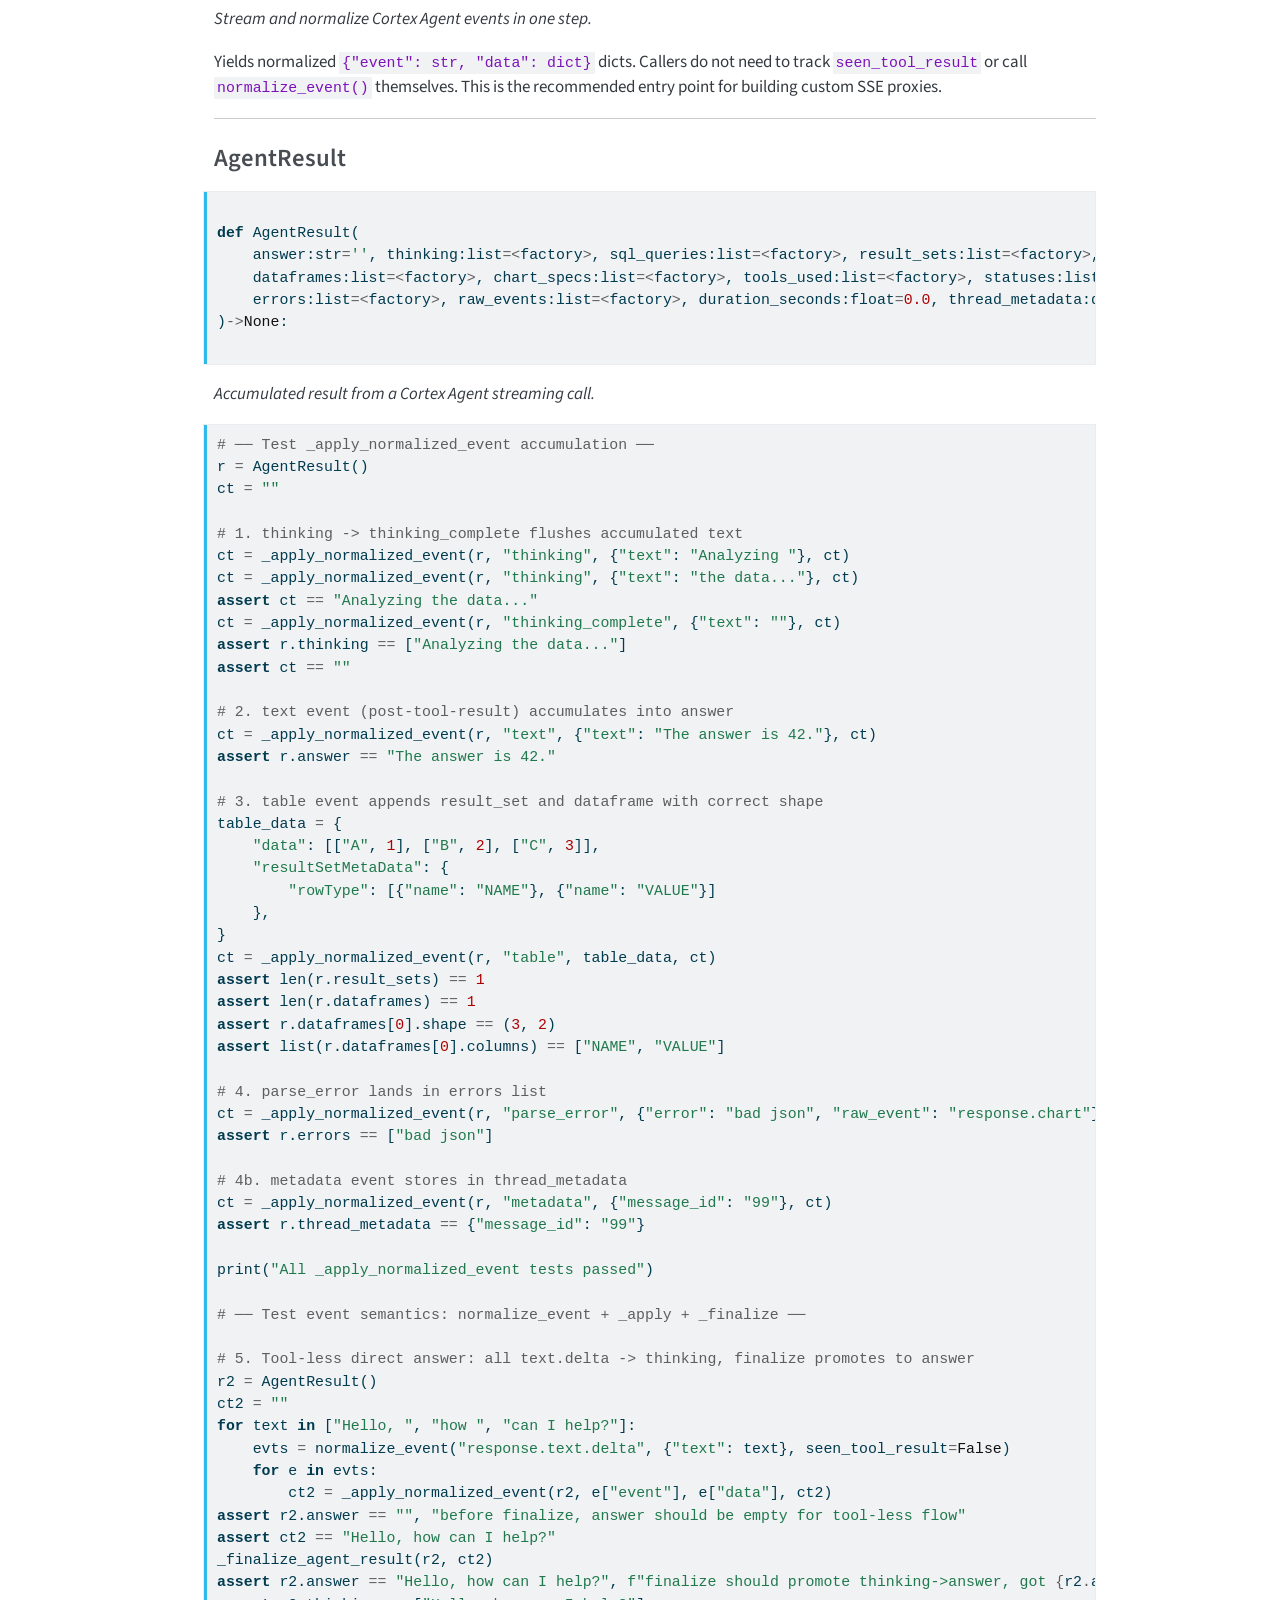
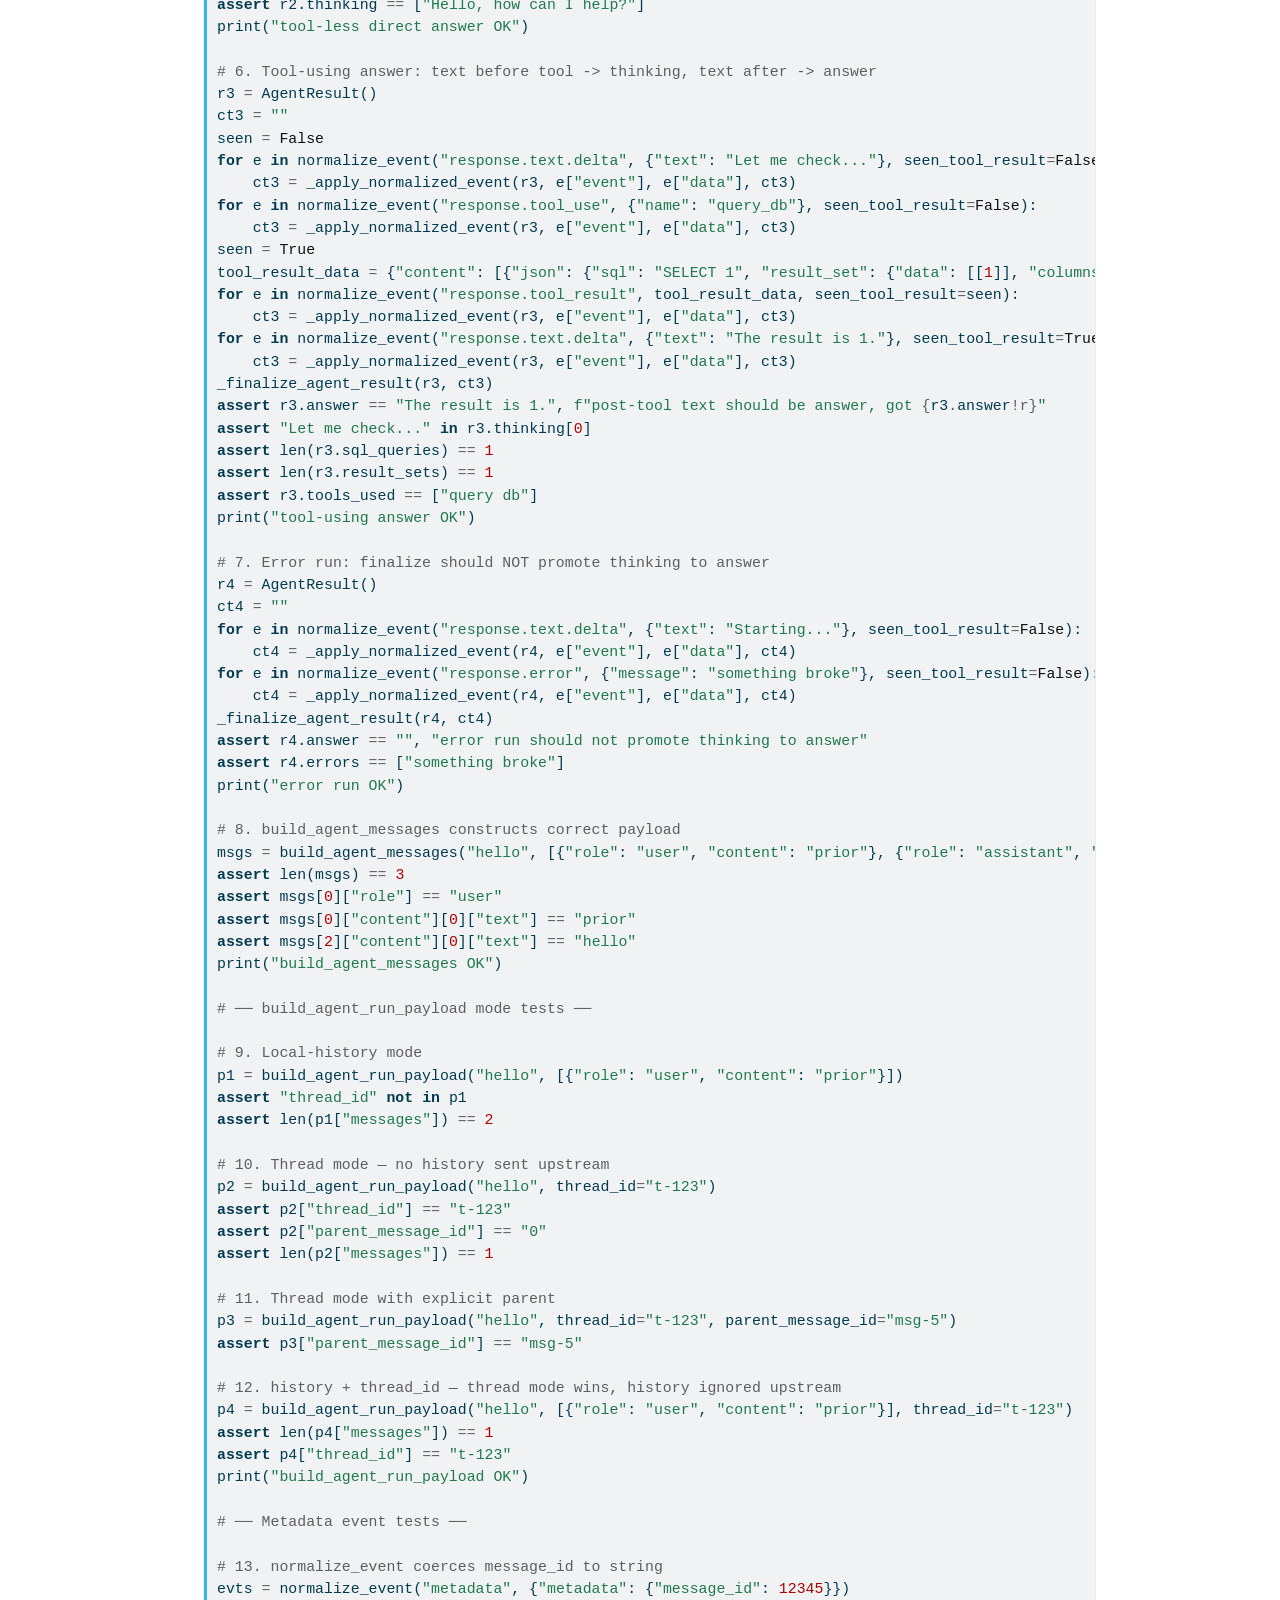
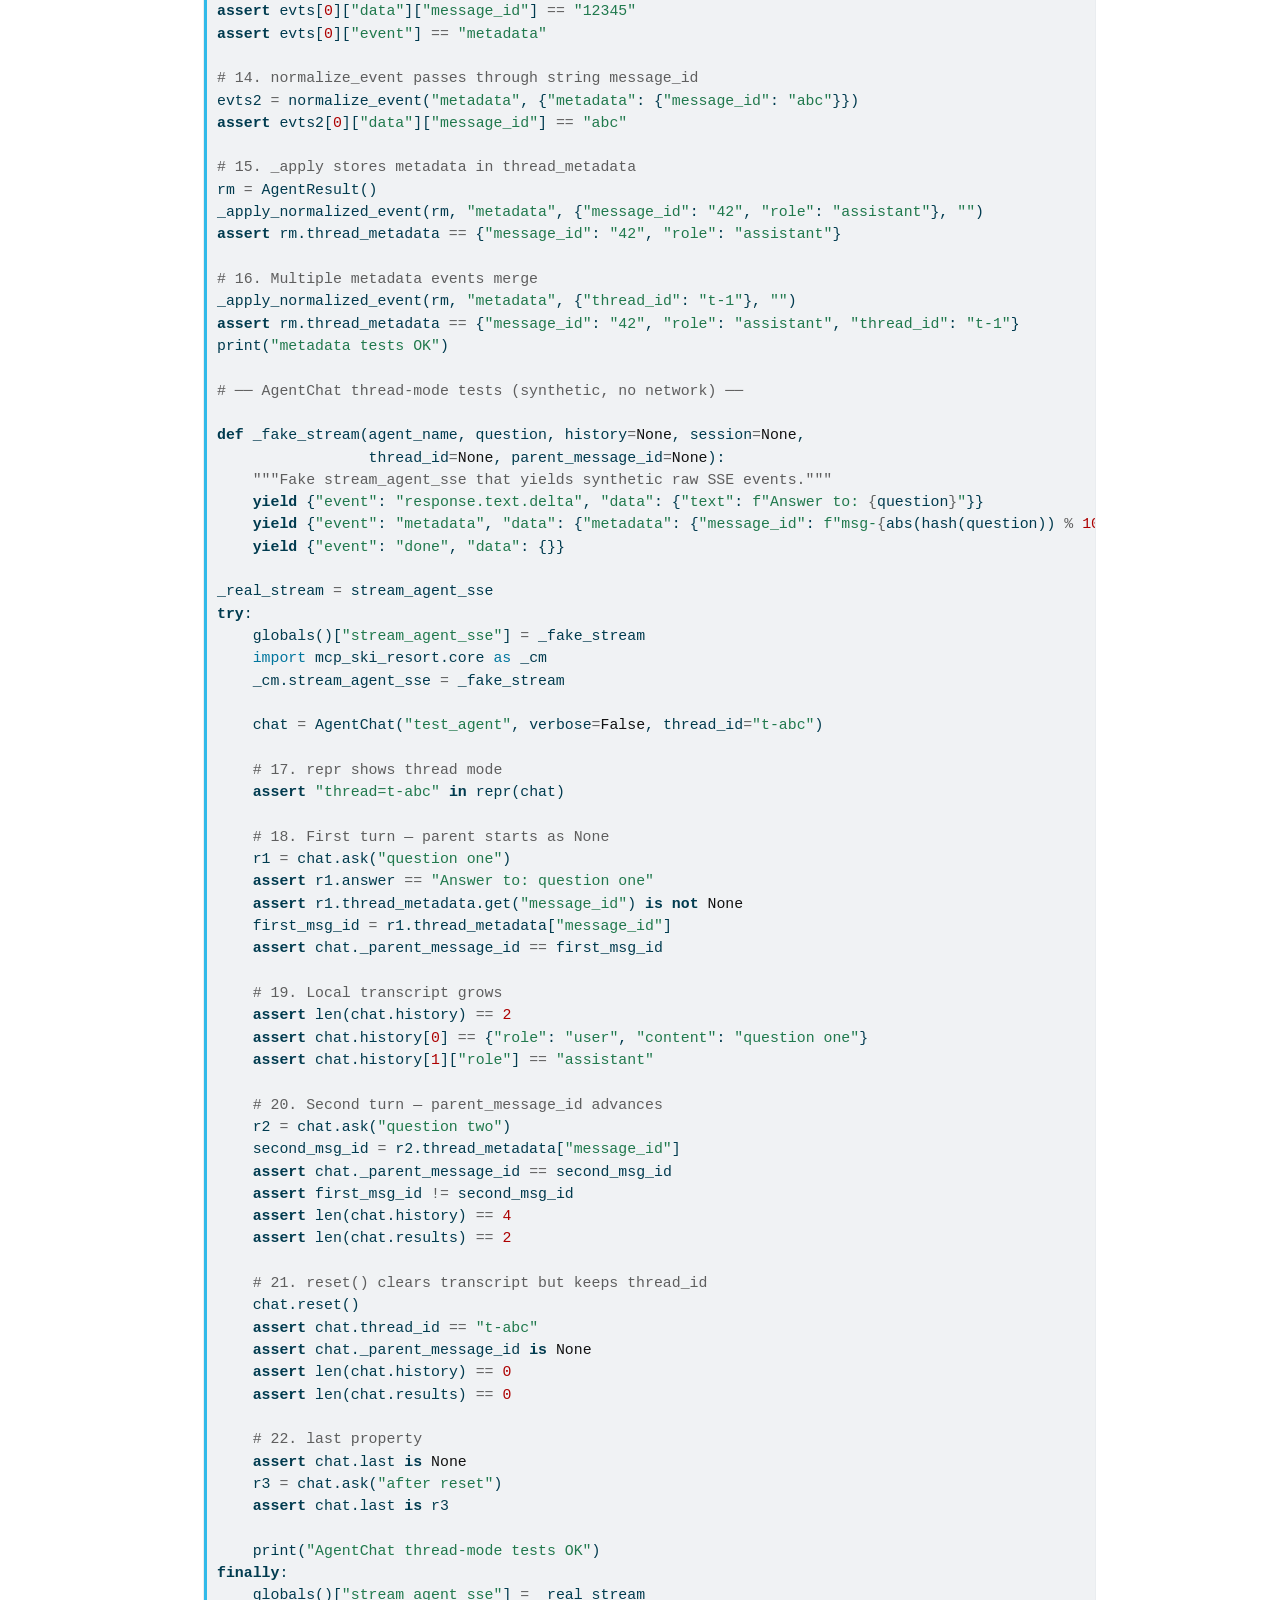
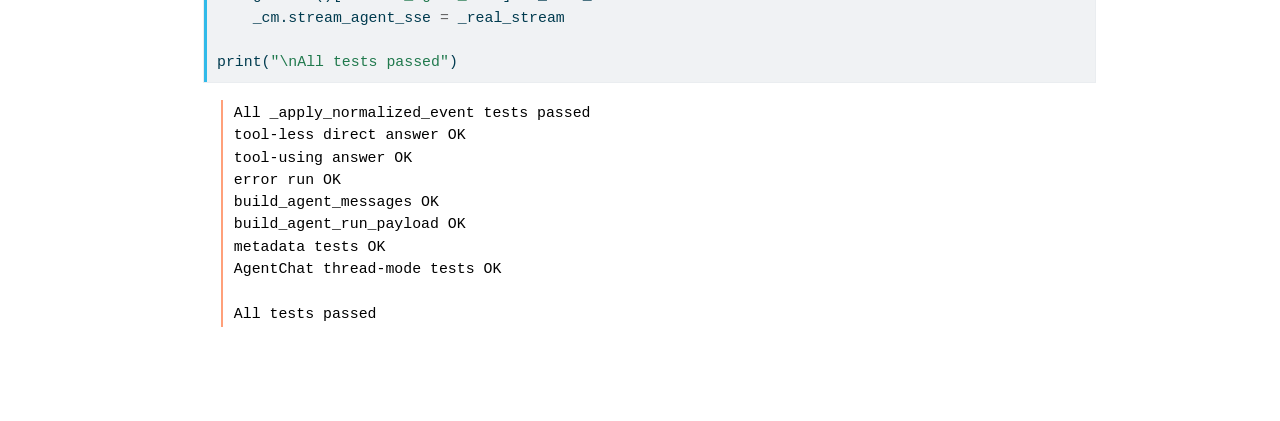
<file: core.html>
<!DOCTYPE html>
<html xmlns="http://www.w3.org/1999/xhtml" lang="en" xml:lang="en"><head>

<meta charset="utf-8">
<meta name="generator" content="quarto-1.9.37">

<meta name="viewport" content="width=device-width, initial-scale=1.0, user-scalable=yes">

<meta name="description" content="Shared utilities for Snowflake MCP Server and Cortex Agent interactions">

<title>Core — Authentication &amp; Response Parsing – mcp-ski-resort</title>
<style>
/* Default styles provided by pandoc.
** See https://pandoc.org/MANUAL.html#variables-for-html for config info.
*/
code{white-space: pre-wrap;}
span.smallcaps{font-variant: small-caps;}
div.columns{display: flex; gap: min(4vw, 1.5em);}
div.column{flex: auto; overflow-x: auto;}
div.hanging-indent{margin-left: 1.5em; text-indent: -1.5em;}
ul.task-list{list-style: none;}
ul.task-list li input[type="checkbox"] {
  width: 0.8em;
  margin: 0 0.8em 0.2em -1em; /* quarto-specific, see https://github.com/quarto-dev/quarto-cli/issues/4556 */ 
  vertical-align: middle;
}
/* CSS for syntax highlighting */
html { -webkit-text-size-adjust: 100%; }
pre > code.sourceCode { white-space: pre; position: relative; }
pre > code.sourceCode > span { display: inline-block; line-height: 1.25; }
pre > code.sourceCode > span:empty { height: 1.2em; }
.sourceCode { overflow: visible; }
code.sourceCode > span { color: inherit; text-decoration: inherit; }
div.sourceCode { margin: 1em 0; }
pre.sourceCode { margin: 0; }
@media screen {
div.sourceCode { overflow: auto; }
}
@media print {
pre > code.sourceCode { white-space: pre-wrap; }
pre > code.sourceCode > span { text-indent: -5em; padding-left: 5em; }
}
pre.numberSource code
  { counter-reset: source-line 0; }
pre.numberSource code > span
  { position: relative; left: -4em; counter-increment: source-line; }
pre.numberSource code > span > a:first-child::before
  { content: counter(source-line);
    position: relative; left: -1em; text-align: right; vertical-align: baseline;
    border: none; display: inline-block;
    -webkit-touch-callout: none; -webkit-user-select: none;
    -khtml-user-select: none; -moz-user-select: none;
    -ms-user-select: none; user-select: none;
    padding: 0 4px; width: 4em;
  }
pre.numberSource { margin-left: 3em;  padding-left: 4px; }
div.sourceCode
  {   }
@media screen {
pre > code.sourceCode > span > a:first-child::before { text-decoration: underline; }
}
</style>


<script src="site_libs/quarto-nav/quarto-nav.js"></script>
<script src="site_libs/quarto-nav/headroom.min.js"></script>
<script src="site_libs/clipboard/clipboard.min.js"></script>
<script src="site_libs/quarto-search/autocomplete.umd.js"></script>
<script src="site_libs/quarto-search/fuse.min.js"></script>
<script src="site_libs/quarto-search/quarto-search.js"></script>
<meta name="quarto:offset" content="./">
<script src="site_libs/quarto-html/quarto.js" type="module"></script>
<script src="site_libs/quarto-html/tabsets/tabsets.js" type="module"></script>
<script src="site_libs/quarto-html/popper.min.js"></script>
<script src="site_libs/quarto-html/tippy.umd.min.js"></script>
<script src="site_libs/quarto-html/anchor.min.js"></script>
<link href="site_libs/quarto-html/tippy.css" rel="stylesheet">
<link href="site_libs/quarto-html/quarto-syntax-highlighting-7f8f88aac4f3542376d5c11b86a4c14d.css" rel="stylesheet" id="quarto-text-highlighting-styles">
<script src="site_libs/bootstrap/bootstrap.min.js"></script>
<link href="site_libs/bootstrap/bootstrap-icons.css" rel="stylesheet">
<link href="site_libs/bootstrap/bootstrap-4b03a15772f9050b9d91d173b0686658.min.css" rel="stylesheet" append-hash="true" id="quarto-bootstrap" data-mode="light">
<script id="quarto-search-options" type="application/json">{
  "location": "navbar",
  "copy-button": false,
  "collapse-after": 3,
  "panel-placement": "end",
  "type": "overlay",
  "limit": 50,
  "keyboard-shortcut": [
    "f",
    "/",
    "s"
  ],
  "show-item-context": false,
  "language": {
    "search-no-results-text": "No results",
    "search-matching-documents-text": "matching documents",
    "search-copy-link-title": "Copy link to search",
    "search-hide-matches-text": "Hide additional matches",
    "search-more-match-text": "more match in this document",
    "search-more-matches-text": "more matches in this document",
    "search-clear-button-title": "Clear",
    "search-text-placeholder": "",
    "search-detached-cancel-button-title": "Cancel",
    "search-submit-button-title": "Submit",
    "search-label": "Search"
  }
}</script>


<link rel="stylesheet" href="styles.css">
<meta property="og:title" content="Core — Authentication &amp; Response Parsing – mcp-ski-resort">
<meta property="og:description" content="Shared utilities for Snowflake MCP Server and Cortex Agent interactions">
<meta property="og:site_name" content="mcp-ski-resort">
<meta name="twitter:title" content="Core — Authentication &amp; Response Parsing – mcp-ski-resort">
<meta name="twitter:description" content="Shared utilities for Snowflake MCP Server and Cortex Agent interactions">
<meta name="twitter:card" content="summary">
</head>

<body class="nav-sidebar floating nav-fixed quarto-light">

<div id="quarto-search-results"></div>
  <header id="quarto-header" class="headroom fixed-top">
    <nav class="navbar navbar-expand-lg " data-bs-theme="dark">
      <div class="navbar-container container-fluid">
      <div class="navbar-brand-container mx-auto">
    <a class="navbar-brand" href="./index.html">
    <span class="navbar-title">mcp-ski-resort</span>
    </a>
  </div>
            <div id="quarto-search" class="" title="Search"></div>
          <button class="navbar-toggler" type="button" data-bs-toggle="collapse" data-bs-target="#navbarCollapse" aria-controls="navbarCollapse" role="menu" aria-expanded="false" aria-label="Toggle navigation" onclick="if (window.quartoToggleHeadroom) { window.quartoToggleHeadroom(); }">
  <span class="navbar-toggler-icon"></span>
</button>
          <div class="collapse navbar-collapse" id="navbarCollapse">
            <ul class="navbar-nav navbar-nav-scroll ms-auto">
  <li class="nav-item compact">
    <a class="nav-link" href="https://github.com/Jeremy-Demlow/Snowflake-MCP"> <i class="bi bi-github" role="img">
</i> 
<span class="menu-text"></span></a>
  </li>  
</ul>
          </div> <!-- /navcollapse -->
            <div class="quarto-navbar-tools">
</div>
      </div> <!-- /container-fluid -->
    </nav>
  <nav class="quarto-secondary-nav">
    <div class="container-fluid d-flex">
      <button type="button" class="quarto-btn-toggle btn" data-bs-toggle="collapse" role="button" data-bs-target=".quarto-sidebar-collapse-item" aria-controls="quarto-sidebar" aria-expanded="false" aria-label="Toggle sidebar navigation" onclick="if (window.quartoToggleHeadroom) { window.quartoToggleHeadroom(); }">
        <i class="bi bi-layout-text-sidebar-reverse"></i>
      </button>
        <nav class="quarto-page-breadcrumbs" aria-label="breadcrumb"><ol class="breadcrumb"><li class="breadcrumb-item"><a href="./core.html">Core — Authentication &amp; Response Parsing</a></li></ol></nav>
        <a class="flex-grow-1" role="navigation" data-bs-toggle="collapse" data-bs-target=".quarto-sidebar-collapse-item" aria-controls="quarto-sidebar" aria-expanded="false" aria-label="Toggle sidebar navigation" onclick="if (window.quartoToggleHeadroom) { window.quartoToggleHeadroom(); }">      
        </a>
    </div>
  </nav>
</header>
<!-- content -->
<div id="quarto-content" class="quarto-container page-columns page-rows-contents page-layout-article page-navbar">
<!-- sidebar -->
  <nav id="quarto-sidebar" class="sidebar collapse collapse-horizontal quarto-sidebar-collapse-item sidebar-navigation floating overflow-auto">
    <div class="sidebar-menu-container"> 
    <ul class="list-unstyled mt-1">
        <li class="sidebar-item">
  <div class="sidebar-item-container"> 
  <a href="./index.html" class="sidebar-item-text sidebar-link">
 <span class="menu-text">MCP Ski Resort</span></a>
  </div>
</li>
        <li class="sidebar-item">
  <div class="sidebar-item-container"> 
  <a href="./core.html" class="sidebar-item-text sidebar-link active">
 <span class="menu-text">Core — Authentication &amp; Response Parsing</span></a>
  </div>
</li>
        <li class="sidebar-item">
  <div class="sidebar-item-container"> 
  <a href="./async.html" class="sidebar-item-text sidebar-link">
 <span class="menu-text">Async Transport</span></a>
  </div>
</li>
        <li class="sidebar-item">
  <div class="sidebar-item-container"> 
  <a href="./mcp_client.html" class="sidebar-item-text sidebar-link">
 <span class="menu-text">MCP Client — JSON-RPC 2.0 for Snowflake Managed MCP</span></a>
  </div>
</li>
        <li class="sidebar-item">
  <div class="sidebar-item-container"> 
  <a href="./agent_streaming.html" class="sidebar-item-text sidebar-link">
 <span class="menu-text">Cortex Agent Streaming Demo</span></a>
  </div>
</li>
        <li class="sidebar-item">
  <div class="sidebar-item-container"> 
  <a href="./mcp_client_demo.html" class="sidebar-item-text sidebar-link">
 <span class="menu-text">MCP Client Demo</span></a>
  </div>
</li>
    </ul>
    </div>
</nav>
<div id="quarto-sidebar-glass" class="quarto-sidebar-collapse-item" data-bs-toggle="collapse" data-bs-target=".quarto-sidebar-collapse-item"></div>
<!-- margin-sidebar -->
    <div id="quarto-margin-sidebar" class="sidebar margin-sidebar">
        <nav id="TOC" role="doc-toc" class="toc-active">
    <h2 id="toc-title">On this page</h2>
   
  <ul>
  <li><a href="#configuration" id="toc-configuration" class="nav-link active" data-scroll-target="#configuration">Configuration</a>
  <ul class="collapse">
  <li><a href="#get_config" id="toc-get_config" class="nav-link" data-scroll-target="#get_config">get_config</a></li>
  </ul></li>
  <li><a href="#jwt-authentication" id="toc-jwt-authentication" class="nav-link" data-scroll-target="#jwt-authentication">JWT Authentication</a>
  <ul class="collapse">
  <li><a href="#jwtgenerator" id="toc-jwtgenerator" class="nav-link" data-scroll-target="#jwtgenerator">JWTGenerator</a></li>
  <li><a href="#reset_default_session" id="toc-reset_default_session" class="nav-link" data-scroll-target="#reset_default_session">reset_default_session</a></li>
  <li><a href="#default_session" id="toc-default_session" class="nav-link" data-scroll-target="#default_session">default_session</a></li>
  <li><a href="#snowflakesession" id="toc-snowflakesession" class="nav-link" data-scroll-target="#snowflakesession">SnowflakeSession</a></li>
  <li><a href="#get_headers" id="toc-get_headers" class="nav-link" data-scroll-target="#get_headers">get_headers</a></li>
  </ul></li>
  <li><a href="#response-parsing" id="toc-response-parsing" class="nav-link" data-scroll-target="#response-parsing">Response Parsing</a>
  <ul class="collapse">
  <li><a href="#result_set_to_dataframe" id="toc-result_set_to_dataframe" class="nav-link" data-scroll-target="#result_set_to_dataframe">result_set_to_dataframe</a></li>
  <li><a href="#try_parse_json" id="toc-try_parse_json" class="nav-link" data-scroll-target="#try_parse_json">try_parse_json</a></li>
  <li><a href="#extract_text" id="toc-extract_text" class="nav-link" data-scroll-target="#extract_text">extract_text</a></li>
  <li><a href="#extract_content" id="toc-extract_content" class="nav-link" data-scroll-target="#extract_content">extract_content</a></li>
  <li><a href="#parse_search_response" id="toc-parse_search_response" class="nav-link" data-scroll-target="#parse_search_response">parse_search_response</a></li>
  <li><a href="#parse_agent_response" id="toc-parse_agent_response" class="nav-link" data-scroll-target="#parse_agent_response">parse_agent_response</a></li>
  <li><a href="#parse_analyst_response" id="toc-parse_analyst_response" class="nav-link" data-scroll-target="#parse_analyst_response">parse_analyst_response</a></li>
  </ul></li>
  <li><a href="#agent-sse-streaming" id="toc-agent-sse-streaming" class="nav-link" data-scroll-target="#agent-sse-streaming">Agent SSE Streaming</a>
  <ul class="collapse">
  <li><a href="#build_agent_messages" id="toc-build_agent_messages" class="nav-link" data-scroll-target="#build_agent_messages">build_agent_messages</a></li>
  <li><a href="#build_agent_run_payload" id="toc-build_agent_run_payload" class="nav-link" data-scroll-target="#build_agent_run_payload">build_agent_run_payload</a></li>
  <li><a href="#stream_agent_sse" id="toc-stream_agent_sse" class="nav-link" data-scroll-target="#stream_agent_sse">stream_agent_sse</a></li>
  <li><a href="#normalize_event" id="toc-normalize_event" class="nav-link" data-scroll-target="#normalize_event">normalize_event</a></li>
  <li><a href="#agentchat" id="toc-agentchat" class="nav-link" data-scroll-target="#agentchat">AgentChat</a></li>
  <li><a href="#create_thread" id="toc-create_thread" class="nav-link" data-scroll-target="#create_thread">create_thread</a></li>
  <li><a href="#run_agent" id="toc-run_agent" class="nav-link" data-scroll-target="#run_agent">run_agent</a></li>
  <li><a href="#collect_agent_events" id="toc-collect_agent_events" class="nav-link" data-scroll-target="#collect_agent_events">collect_agent_events</a></li>
  <li><a href="#iter_normalized_agent_events" id="toc-iter_normalized_agent_events" class="nav-link" data-scroll-target="#iter_normalized_agent_events">iter_normalized_agent_events</a></li>
  <li><a href="#agentresult" id="toc-agentresult" class="nav-link" data-scroll-target="#agentresult">AgentResult</a></li>
  </ul></li>
  </ul>
<div class="quarto-alternate-formats"><h2>Other Formats</h2><ul><li><a href="core.html.md"><i class="bi bi-file-code"></i>CommonMark</a></li></ul></div></nav>
    </div>
<!-- main -->
<main class="content" id="quarto-document-content">

<header id="title-block-header" class="quarto-title-block default">
<div class="quarto-title">
<h1 class="title">Core — Authentication &amp; Response Parsing</h1>
</div>

<div>
  <div class="description">
    Shared utilities for Snowflake MCP Server and Cortex Agent interactions
  </div>
</div>


<div class="quarto-title-meta">

    
  
    
  </div>
  


</header>


<!-- WARNING: THIS FILE WAS AUTOGENERATED! DO NOT EDIT! -->
<section id="configuration" class="level2">
<h2 class="anchored" data-anchor-id="configuration">Configuration</h2>
<p>Credentials are loaded lazily via <code>get_config()</code>. A <code>RuntimeError</code> is raised listing all missing variables at once, rather than failing one-by-one at import time.</p>
<hr>
<section id="get_config" class="level3">
<h3 class="anchored" data-anchor-id="get_config">get_config</h3>
<div class="code-copy-outer-scaffold"><div class="sourceCode" id="cb1"><pre class="sourceCode python code-with-copy"><code class="sourceCode python"><span id="cb1-1"><a href="#cb1-1" aria-hidden="true" tabindex="-1"></a></span>
<span id="cb1-2"><a href="#cb1-2" aria-hidden="true" tabindex="-1"></a><span class="kw">def</span> get_config(</span>
<span id="cb1-3"><a href="#cb1-3" aria-hidden="true" tabindex="-1"></a>    </span>
<span id="cb1-4"><a href="#cb1-4" aria-hidden="true" tabindex="-1"></a>)<span class="op">-&gt;</span><span class="bu">dict</span>:</span>
<span id="cb1-5"><a href="#cb1-5" aria-hidden="true" tabindex="-1"></a></span></code></pre></div><button title="Copy to Clipboard" class="code-copy-button"><i class="bi"></i></button></div>
<p><em>Load and validate Snowflake configuration from environment variables.</em></p>
<p>Returns a dict with keys: account, user, role, private_key_path, database, agent_schema, mcp_schema, mcp_server_name. Required vars raise RuntimeError if missing; optional vars have defaults.</p>
</section>
</section>
<section id="jwt-authentication" class="level2">
<h2 class="anchored" data-anchor-id="jwt-authentication">JWT Authentication</h2>
<p>Snowflake’s REST APIs (MCP, Cortex Agent) authenticate via RSA key-pair JWTs. The <code>JWTGenerator</code> class handles private key loading, public key fingerprint calculation, and token caching with automatic refresh.</p>
<hr>
<section id="jwtgenerator" class="level3">
<h3 class="anchored" data-anchor-id="jwtgenerator">JWTGenerator</h3>
<div class="code-copy-outer-scaffold"><div class="sourceCode" id="cb2"><pre class="sourceCode python code-with-copy"><code class="sourceCode python"><span id="cb2-1"><a href="#cb2-1" aria-hidden="true" tabindex="-1"></a></span>
<span id="cb2-2"><a href="#cb2-2" aria-hidden="true" tabindex="-1"></a><span class="kw">def</span> JWTGenerator(</span>
<span id="cb2-3"><a href="#cb2-3" aria-hidden="true" tabindex="-1"></a>    account:<span class="bu">str</span>, user:<span class="bu">str</span>, private_key_path:<span class="bu">str</span></span>
<span id="cb2-4"><a href="#cb2-4" aria-hidden="true" tabindex="-1"></a>):</span>
<span id="cb2-5"><a href="#cb2-5" aria-hidden="true" tabindex="-1"></a></span></code></pre></div><button title="Copy to Clipboard" class="code-copy-button"><i class="bi"></i></button></div>
<p><em>Generate Snowflake-compatible JWTs using RSA key-pair authentication.</em></p>
<p>Tokens are cached and automatically refreshed when within 60 seconds of expiry. The public key fingerprint is computed once from the private key on first use.</p>
<hr>
</section>
<section id="reset_default_session" class="level3">
<h3 class="anchored" data-anchor-id="reset_default_session">reset_default_session</h3>
<div class="code-copy-outer-scaffold"><div class="sourceCode" id="cb3"><pre class="sourceCode python code-with-copy"><code class="sourceCode python"><span id="cb3-1"><a href="#cb3-1" aria-hidden="true" tabindex="-1"></a></span>
<span id="cb3-2"><a href="#cb3-2" aria-hidden="true" tabindex="-1"></a><span class="kw">def</span> reset_default_session(</span>
<span id="cb3-3"><a href="#cb3-3" aria-hidden="true" tabindex="-1"></a>    </span>
<span id="cb3-4"><a href="#cb3-4" aria-hidden="true" tabindex="-1"></a>)<span class="op">-&gt;</span><span class="va">None</span>:</span>
<span id="cb3-5"><a href="#cb3-5" aria-hidden="true" tabindex="-1"></a></span></code></pre></div><button title="Copy to Clipboard" class="code-copy-button"><i class="bi"></i></button></div>
<p><em>Clear the cached default session, forcing re-creation on next access.</em></p>
<hr>
</section>
<section id="default_session" class="level3">
<h3 class="anchored" data-anchor-id="default_session">default_session</h3>
<div class="code-copy-outer-scaffold"><div class="sourceCode" id="cb4"><pre class="sourceCode python code-with-copy"><code class="sourceCode python"><span id="cb4-1"><a href="#cb4-1" aria-hidden="true" tabindex="-1"></a></span>
<span id="cb4-2"><a href="#cb4-2" aria-hidden="true" tabindex="-1"></a><span class="kw">def</span> default_session(</span>
<span id="cb4-3"><a href="#cb4-3" aria-hidden="true" tabindex="-1"></a>    </span>
<span id="cb4-4"><a href="#cb4-4" aria-hidden="true" tabindex="-1"></a>)<span class="op">-&gt;</span>SnowflakeSession:</span>
<span id="cb4-5"><a href="#cb4-5" aria-hidden="true" tabindex="-1"></a></span></code></pre></div><button title="Copy to Clipboard" class="code-copy-button"><i class="bi"></i></button></div>
<p><em>Return the default session, creating it lazily from env vars on first call.</em></p>
<p>The session is cached for the lifetime of the kernel/process. Changing environment variables after the first call will not reconfigure the existing session. Call <code>reset_default_session()</code> to force re-creation.</p>
<hr>
</section>
<section id="snowflakesession" class="level3">
<h3 class="anchored" data-anchor-id="snowflakesession">SnowflakeSession</h3>
<div class="code-copy-outer-scaffold"><div class="sourceCode" id="cb5"><pre class="sourceCode python code-with-copy"><code class="sourceCode python"><span id="cb5-1"><a href="#cb5-1" aria-hidden="true" tabindex="-1"></a></span>
<span id="cb5-2"><a href="#cb5-2" aria-hidden="true" tabindex="-1"></a><span class="kw">def</span> SnowflakeSession(</span>
<span id="cb5-3"><a href="#cb5-3" aria-hidden="true" tabindex="-1"></a>    account:<span class="bu">str</span>, user:<span class="bu">str</span>, role:<span class="bu">str</span>, private_key_path:<span class="bu">str</span>, database:<span class="bu">str</span><span class="op">=</span><span class="st">'AM_SKI_RESORT'</span>, agent_schema:<span class="bu">str</span><span class="op">=</span><span class="st">'AGENTS'</span>,</span>
<span id="cb5-4"><a href="#cb5-4" aria-hidden="true" tabindex="-1"></a>    mcp_schema:<span class="bu">str</span><span class="op">=</span><span class="st">'MCP_SERVERS'</span>, mcp_server_name:<span class="bu">str</span><span class="op">=</span><span class="st">'ski_resort_mcp'</span></span>
<span id="cb5-5"><a href="#cb5-5" aria-hidden="true" tabindex="-1"></a>):</span>
<span id="cb5-6"><a href="#cb5-6" aria-hidden="true" tabindex="-1"></a></span></code></pre></div><button title="Copy to Clipboard" class="code-copy-button"><i class="bi"></i></button></div>
<p><em>Holds Snowflake connection config, JWT generator, and header factory.</em></p>
<p>The primary entry point for all authenticated Snowflake REST API calls. Create one per account/user combination; reuse it across requests.</p>
<div id="d3c07f1c" class="cell">
<div class="code-copy-outer-scaffold"><div class="sourceCode cell-code" id="cb6"><pre class="sourceCode python code-with-copy"><code class="sourceCode python"><span id="cb6-1"><a href="#cb6-1" aria-hidden="true" tabindex="-1"></a><span class="im">import</span> os</span>
<span id="cb6-2"><a href="#cb6-2" aria-hidden="true" tabindex="-1"></a><span class="im">import</span> mcp_ski_resort.core <span class="im">as</span> _core_mod</span>
<span id="cb6-3"><a href="#cb6-3" aria-hidden="true" tabindex="-1"></a></span>
<span id="cb6-4"><a href="#cb6-4" aria-hidden="true" tabindex="-1"></a>_saved <span class="op">=</span> {k: os.environ.pop(k, <span class="va">None</span>) <span class="cf">for</span> k <span class="kw">in</span> [</span>
<span id="cb6-5"><a href="#cb6-5" aria-hidden="true" tabindex="-1"></a>    <span class="st">"SNOWFLAKE_DATABASE"</span>, <span class="st">"SNOWFLAKE_AGENT_SCHEMA"</span>,</span>
<span id="cb6-6"><a href="#cb6-6" aria-hidden="true" tabindex="-1"></a>    <span class="st">"SNOWFLAKE_MCP_SCHEMA"</span>, <span class="st">"SNOWFLAKE_MCP_SERVER"</span>,</span>
<span id="cb6-7"><a href="#cb6-7" aria-hidden="true" tabindex="-1"></a>]}</span>
<span id="cb6-8"><a href="#cb6-8" aria-hidden="true" tabindex="-1"></a>_core_mod._session <span class="op">=</span> <span class="va">None</span></span>
<span id="cb6-9"><a href="#cb6-9" aria-hidden="true" tabindex="-1"></a><span class="cf">try</span>:</span>
<span id="cb6-10"><a href="#cb6-10" aria-hidden="true" tabindex="-1"></a>    s <span class="op">=</span> SnowflakeSession.from_env()</span>
<span id="cb6-11"><a href="#cb6-11" aria-hidden="true" tabindex="-1"></a>    <span class="cf">assert</span> s.database <span class="op">==</span> <span class="st">"AM_SKI_RESORT"</span>, <span class="ss">f"expected AM_SKI_RESORT, got </span><span class="sc">{</span>s<span class="sc">.</span>database<span class="sc">}</span><span class="ss">"</span></span>
<span id="cb6-12"><a href="#cb6-12" aria-hidden="true" tabindex="-1"></a>    <span class="cf">assert</span> s.agent_schema <span class="op">==</span> <span class="st">"AGENTS"</span></span>
<span id="cb6-13"><a href="#cb6-13" aria-hidden="true" tabindex="-1"></a>    <span class="cf">assert</span> s.mcp_schema <span class="op">==</span> <span class="st">"MCP_SERVERS"</span></span>
<span id="cb6-14"><a href="#cb6-14" aria-hidden="true" tabindex="-1"></a>    <span class="cf">assert</span> s.mcp_server_name <span class="op">==</span> <span class="st">"ski_resort_mcp"</span></span>
<span id="cb6-15"><a href="#cb6-15" aria-hidden="true" tabindex="-1"></a>    <span class="bu">print</span>(<span class="st">"defaults OK"</span>)</span>
<span id="cb6-16"><a href="#cb6-16" aria-hidden="true" tabindex="-1"></a></span>
<span id="cb6-17"><a href="#cb6-17" aria-hidden="true" tabindex="-1"></a>    os.environ[<span class="st">"SNOWFLAKE_DATABASE"</span>] <span class="op">=</span> <span class="st">"CUSTOM_DB"</span></span>
<span id="cb6-18"><a href="#cb6-18" aria-hidden="true" tabindex="-1"></a>    os.environ[<span class="st">"SNOWFLAKE_MCP_SERVER"</span>] <span class="op">=</span> <span class="st">"custom_mcp"</span></span>
<span id="cb6-19"><a href="#cb6-19" aria-hidden="true" tabindex="-1"></a>    s2 <span class="op">=</span> SnowflakeSession.from_env()</span>
<span id="cb6-20"><a href="#cb6-20" aria-hidden="true" tabindex="-1"></a>    <span class="cf">assert</span> s2.database <span class="op">==</span> <span class="st">"CUSTOM_DB"</span></span>
<span id="cb6-21"><a href="#cb6-21" aria-hidden="true" tabindex="-1"></a>    <span class="cf">assert</span> s2.mcp_server_name <span class="op">==</span> <span class="st">"custom_mcp"</span></span>
<span id="cb6-22"><a href="#cb6-22" aria-hidden="true" tabindex="-1"></a>    <span class="cf">assert</span> s2.agent_schema <span class="op">==</span> <span class="st">"AGENTS"</span></span>
<span id="cb6-23"><a href="#cb6-23" aria-hidden="true" tabindex="-1"></a>    <span class="bu">print</span>(<span class="st">"env overrides OK"</span>)</span>
<span id="cb6-24"><a href="#cb6-24" aria-hidden="true" tabindex="-1"></a></span>
<span id="cb6-25"><a href="#cb6-25" aria-hidden="true" tabindex="-1"></a>    os.environ[<span class="st">"SNOWFLAKE_DATABASE"</span>] <span class="op">=</span> <span class="st">""</span></span>
<span id="cb6-26"><a href="#cb6-26" aria-hidden="true" tabindex="-1"></a>    os.environ[<span class="st">"SNOWFLAKE_AGENT_SCHEMA"</span>] <span class="op">=</span> <span class="st">""</span></span>
<span id="cb6-27"><a href="#cb6-27" aria-hidden="true" tabindex="-1"></a>    s3 <span class="op">=</span> SnowflakeSession.from_env()</span>
<span id="cb6-28"><a href="#cb6-28" aria-hidden="true" tabindex="-1"></a>    <span class="cf">assert</span> s3.database <span class="op">==</span> <span class="st">"AM_SKI_RESORT"</span>, <span class="ss">f"empty string should fall back, got </span><span class="sc">{</span>s3<span class="sc">.</span>database<span class="sc">}</span><span class="ss">"</span></span>
<span id="cb6-29"><a href="#cb6-29" aria-hidden="true" tabindex="-1"></a>    <span class="cf">assert</span> s3.agent_schema <span class="op">==</span> <span class="st">"AGENTS"</span></span>
<span id="cb6-30"><a href="#cb6-30" aria-hidden="true" tabindex="-1"></a>    <span class="bu">print</span>(<span class="st">"empty-string fallback OK"</span>)</span>
<span id="cb6-31"><a href="#cb6-31" aria-hidden="true" tabindex="-1"></a><span class="cf">finally</span>:</span>
<span id="cb6-32"><a href="#cb6-32" aria-hidden="true" tabindex="-1"></a>    <span class="cf">for</span> k, v <span class="kw">in</span> _saved.items():</span>
<span id="cb6-33"><a href="#cb6-33" aria-hidden="true" tabindex="-1"></a>        <span class="cf">if</span> v <span class="kw">is</span> <span class="kw">not</span> <span class="va">None</span>:</span>
<span id="cb6-34"><a href="#cb6-34" aria-hidden="true" tabindex="-1"></a>            os.environ[k] <span class="op">=</span> v</span>
<span id="cb6-35"><a href="#cb6-35" aria-hidden="true" tabindex="-1"></a>        <span class="cf">else</span>:</span>
<span id="cb6-36"><a href="#cb6-36" aria-hidden="true" tabindex="-1"></a>            os.environ.pop(k, <span class="va">None</span>)</span>
<span id="cb6-37"><a href="#cb6-37" aria-hidden="true" tabindex="-1"></a>    _core_mod._session <span class="op">=</span> <span class="va">None</span></span></code></pre></div><button title="Copy to Clipboard" class="code-copy-button"><i class="bi"></i></button></div>
</div>
<hr>
</section>
<section id="get_headers" class="level3">
<h3 class="anchored" data-anchor-id="get_headers">get_headers</h3>
<div class="code-copy-outer-scaffold"><div class="sourceCode" id="cb7"><pre class="sourceCode python code-with-copy"><code class="sourceCode python"><span id="cb7-1"><a href="#cb7-1" aria-hidden="true" tabindex="-1"></a></span>
<span id="cb7-2"><a href="#cb7-2" aria-hidden="true" tabindex="-1"></a><span class="kw">def</span> get_headers(</span>
<span id="cb7-3"><a href="#cb7-3" aria-hidden="true" tabindex="-1"></a>    accept:<span class="bu">str</span><span class="op">=</span><span class="st">'application/json'</span></span>
<span id="cb7-4"><a href="#cb7-4" aria-hidden="true" tabindex="-1"></a>)<span class="op">-&gt;</span><span class="bu">dict</span>:</span>
<span id="cb7-5"><a href="#cb7-5" aria-hidden="true" tabindex="-1"></a></span></code></pre></div><button title="Copy to Clipboard" class="code-copy-button"><i class="bi"></i></button></div>
<p><em>Return HTTP headers using the default session.</em></p>
<p>Let’s verify the JWT generation works:</p>
<div id="e455e238" class="cell">
<div class="code-copy-outer-scaffold"><div class="sourceCode cell-code" id="cb8"><pre class="sourceCode python code-with-copy"><code class="sourceCode python"><span id="cb8-1"><a href="#cb8-1" aria-hidden="true" tabindex="-1"></a>session <span class="op">=</span> default_session()</span>
<span id="cb8-2"><a href="#cb8-2" aria-hidden="true" tabindex="-1"></a>token <span class="op">=</span> session.jwt_gen.get_token()</span>
<span id="cb8-3"><a href="#cb8-3" aria-hidden="true" tabindex="-1"></a><span class="bu">print</span>(<span class="ss">f"Account:  </span><span class="sc">{</span>session<span class="sc">.</span>account<span class="sc">}</span><span class="ss">"</span>)</span>
<span id="cb8-4"><a href="#cb8-4" aria-hidden="true" tabindex="-1"></a><span class="bu">print</span>(<span class="ss">f"Host:     </span><span class="sc">{</span>session<span class="sc">.</span>host<span class="sc">}</span><span class="ss">"</span>)</span>
<span id="cb8-5"><a href="#cb8-5" aria-hidden="true" tabindex="-1"></a><span class="bu">print</span>(<span class="ss">f"User:     </span><span class="sc">{</span>session<span class="sc">.</span>user<span class="sc">}</span><span class="ss">"</span>)</span>
<span id="cb8-6"><a href="#cb8-6" aria-hidden="true" tabindex="-1"></a><span class="bu">print</span>(<span class="ss">f"JWT:      </span><span class="sc">{</span>token[:<span class="dv">40</span>]<span class="sc">}</span><span class="ss">...OK"</span>)</span></code></pre></div><button title="Copy to Clipboard" class="code-copy-button"><i class="bi"></i></button></div>
</div>
</section>
</section>
<section id="response-parsing" class="level2">
<h2 class="anchored" data-anchor-id="response-parsing">Response Parsing</h2>
<p>Snowflake returns result sets in a specific format where column names live in <code>resultSetMetaData.rowType[].name</code> (not the often-empty <code>columns</code> array). These helpers handle all MCP response formats: Analyst, Agent, Search, SQL, and GENERIC (UDF).</p>
<hr>
<section id="result_set_to_dataframe" class="level3">
<h3 class="anchored" data-anchor-id="result_set_to_dataframe">result_set_to_dataframe</h3>
<div class="code-copy-outer-scaffold"><div class="sourceCode" id="cb9"><pre class="sourceCode python code-with-copy"><code class="sourceCode python"><span id="cb9-1"><a href="#cb9-1" aria-hidden="true" tabindex="-1"></a></span>
<span id="cb9-2"><a href="#cb9-2" aria-hidden="true" tabindex="-1"></a><span class="kw">def</span> result_set_to_dataframe(</span>
<span id="cb9-3"><a href="#cb9-3" aria-hidden="true" tabindex="-1"></a>    rs:<span class="bu">dict</span></span>
<span id="cb9-4"><a href="#cb9-4" aria-hidden="true" tabindex="-1"></a>)<span class="op">-&gt;</span>DataFrame:</span>
<span id="cb9-5"><a href="#cb9-5" aria-hidden="true" tabindex="-1"></a></span></code></pre></div><button title="Copy to Clipboard" class="code-copy-button"><i class="bi"></i></button></div>
<p><em>Convert a Snowflake result_set dict to a pandas DataFrame.</em></p>
<p>Checks <code>resultSetMetaData.rowType</code> first for column names (the reliable source), then falls back to the <code>columns</code> array, then dict keys, then positional columns.</p>
<p>Here’s a quick test with the <code>rowType</code> path (the common case for Cortex Agent responses):</p>
<div id="589f03d1" class="cell">
<div class="code-copy-outer-scaffold"><div class="sourceCode cell-code" id="cb10"><pre class="sourceCode python code-with-copy"><code class="sourceCode python"><span id="cb10-1"><a href="#cb10-1" aria-hidden="true" tabindex="-1"></a>sample_rs <span class="op">=</span> {</span>
<span id="cb10-2"><a href="#cb10-2" aria-hidden="true" tabindex="-1"></a>    <span class="st">"data"</span>: [[<span class="st">"2024-2025"</span>, <span class="st">"15234"</span>, <span class="st">"8721"</span>]],</span>
<span id="cb10-3"><a href="#cb10-3" aria-hidden="true" tabindex="-1"></a>    <span class="st">"resultSetMetaData"</span>: {</span>
<span id="cb10-4"><a href="#cb10-4" aria-hidden="true" tabindex="-1"></a>        <span class="st">"rowType"</span>: [</span>
<span id="cb10-5"><a href="#cb10-5" aria-hidden="true" tabindex="-1"></a>            {<span class="st">"name"</span>: <span class="st">"SKI_SEASON"</span>, <span class="st">"type"</span>: <span class="st">"TEXT"</span>},</span>
<span id="cb10-6"><a href="#cb10-6" aria-hidden="true" tabindex="-1"></a>            {<span class="st">"name"</span>: <span class="st">"TOTAL_VISITS"</span>, <span class="st">"type"</span>: <span class="st">"NUMBER"</span>},</span>
<span id="cb10-7"><a href="#cb10-7" aria-hidden="true" tabindex="-1"></a>            {<span class="st">"name"</span>: <span class="st">"UNIQUE_VISITORS"</span>, <span class="st">"type"</span>: <span class="st">"NUMBER"</span>},</span>
<span id="cb10-8"><a href="#cb10-8" aria-hidden="true" tabindex="-1"></a>        ]</span>
<span id="cb10-9"><a href="#cb10-9" aria-hidden="true" tabindex="-1"></a>    },</span>
<span id="cb10-10"><a href="#cb10-10" aria-hidden="true" tabindex="-1"></a>    <span class="st">"columns"</span>: []</span>
<span id="cb10-11"><a href="#cb10-11" aria-hidden="true" tabindex="-1"></a>}</span>
<span id="cb10-12"><a href="#cb10-12" aria-hidden="true" tabindex="-1"></a>df <span class="op">=</span> result_set_to_dataframe(sample_rs)</span>
<span id="cb10-13"><a href="#cb10-13" aria-hidden="true" tabindex="-1"></a><span class="cf">assert</span> <span class="bu">list</span>(df.columns) <span class="op">==</span> [<span class="st">"SKI_SEASON"</span>, <span class="st">"TOTAL_VISITS"</span>, <span class="st">"UNIQUE_VISITORS"</span>]</span>
<span id="cb10-14"><a href="#cb10-14" aria-hidden="true" tabindex="-1"></a><span class="cf">assert</span> <span class="bu">len</span>(df) <span class="op">==</span> <span class="dv">1</span></span>
<span id="cb10-15"><a href="#cb10-15" aria-hidden="true" tabindex="-1"></a>df</span></code></pre></div><button title="Copy to Clipboard" class="code-copy-button"><i class="bi"></i></button></div>
</div>
<hr>
</section>
<section id="try_parse_json" class="level3">
<h3 class="anchored" data-anchor-id="try_parse_json">try_parse_json</h3>
<div class="code-copy-outer-scaffold"><div class="sourceCode" id="cb11"><pre class="sourceCode python code-with-copy"><code class="sourceCode python"><span id="cb11-1"><a href="#cb11-1" aria-hidden="true" tabindex="-1"></a></span>
<span id="cb11-2"><a href="#cb11-2" aria-hidden="true" tabindex="-1"></a><span class="kw">def</span> try_parse_json(</span>
<span id="cb11-3"><a href="#cb11-3" aria-hidden="true" tabindex="-1"></a>    text:<span class="bu">str</span></span>
<span id="cb11-4"><a href="#cb11-4" aria-hidden="true" tabindex="-1"></a>):</span>
<span id="cb11-5"><a href="#cb11-5" aria-hidden="true" tabindex="-1"></a></span></code></pre></div><button title="Copy to Clipboard" class="code-copy-button"><i class="bi"></i></button></div>
<p><em>Attempt to parse a string as JSON, stripping markdown fences if present.</em></p>
<p>Returns the parsed object, or None on failure.</p>
<hr>
</section>
<section id="extract_text" class="level3">
<h3 class="anchored" data-anchor-id="extract_text">extract_text</h3>
<div class="code-copy-outer-scaffold"><div class="sourceCode" id="cb12"><pre class="sourceCode python code-with-copy"><code class="sourceCode python"><span id="cb12-1"><a href="#cb12-1" aria-hidden="true" tabindex="-1"></a></span>
<span id="cb12-2"><a href="#cb12-2" aria-hidden="true" tabindex="-1"></a><span class="kw">def</span> extract_text(</span>
<span id="cb12-3"><a href="#cb12-3" aria-hidden="true" tabindex="-1"></a>    response:<span class="bu">dict</span></span>
<span id="cb12-4"><a href="#cb12-4" aria-hidden="true" tabindex="-1"></a>)<span class="op">-&gt;</span><span class="bu">str</span>:</span>
<span id="cb12-5"><a href="#cb12-5" aria-hidden="true" tabindex="-1"></a></span></code></pre></div><button title="Copy to Clipboard" class="code-copy-button"><i class="bi"></i></button></div>
<p><em>Extract concatenated text from an MCP JSON-RPC response.</em></p>
<p>Only items with <code>type: text</code> are included. Non-text content types (e.g.&nbsp;image, resource) are silently skipped.</p>
<hr>
</section>
<section id="extract_content" class="level3">
<h3 class="anchored" data-anchor-id="extract_content">extract_content</h3>
<div class="code-copy-outer-scaffold"><div class="sourceCode" id="cb13"><pre class="sourceCode python code-with-copy"><code class="sourceCode python"><span id="cb13-1"><a href="#cb13-1" aria-hidden="true" tabindex="-1"></a></span>
<span id="cb13-2"><a href="#cb13-2" aria-hidden="true" tabindex="-1"></a><span class="kw">def</span> extract_content(</span>
<span id="cb13-3"><a href="#cb13-3" aria-hidden="true" tabindex="-1"></a>    response:<span class="bu">dict</span></span>
<span id="cb13-4"><a href="#cb13-4" aria-hidden="true" tabindex="-1"></a>)<span class="op">-&gt;</span><span class="bu">list</span>:</span>
<span id="cb13-5"><a href="#cb13-5" aria-hidden="true" tabindex="-1"></a></span></code></pre></div><button title="Copy to Clipboard" class="code-copy-button"><i class="bi"></i></button></div>
<p><em>Extract the content array from an MCP JSON-RPC response.</em></p>
<hr>
</section>
<section id="parse_search_response" class="level3">
<h3 class="anchored" data-anchor-id="parse_search_response">parse_search_response</h3>
<div class="code-copy-outer-scaffold"><div class="sourceCode" id="cb14"><pre class="sourceCode python code-with-copy"><code class="sourceCode python"><span id="cb14-1"><a href="#cb14-1" aria-hidden="true" tabindex="-1"></a></span>
<span id="cb14-2"><a href="#cb14-2" aria-hidden="true" tabindex="-1"></a><span class="kw">def</span> parse_search_response(</span>
<span id="cb14-3"><a href="#cb14-3" aria-hidden="true" tabindex="-1"></a>    response:<span class="bu">dict</span></span>
<span id="cb14-4"><a href="#cb14-4" aria-hidden="true" tabindex="-1"></a>)<span class="op">-&gt;</span>DataFrame:</span>
<span id="cb14-5"><a href="#cb14-5" aria-hidden="true" tabindex="-1"></a></span></code></pre></div><button title="Copy to Clipboard" class="code-copy-button"><i class="bi"></i></button></div>
<p><em>Parse a Cortex Search MCP response into a DataFrame.</em></p>
<hr>
</section>
<section id="parse_agent_response" class="level3">
<h3 class="anchored" data-anchor-id="parse_agent_response">parse_agent_response</h3>
<div class="code-copy-outer-scaffold"><div class="sourceCode" id="cb15"><pre class="sourceCode python code-with-copy"><code class="sourceCode python"><span id="cb15-1"><a href="#cb15-1" aria-hidden="true" tabindex="-1"></a></span>
<span id="cb15-2"><a href="#cb15-2" aria-hidden="true" tabindex="-1"></a><span class="kw">def</span> parse_agent_response(</span>
<span id="cb15-3"><a href="#cb15-3" aria-hidden="true" tabindex="-1"></a>    response:<span class="bu">dict</span></span>
<span id="cb15-4"><a href="#cb15-4" aria-hidden="true" tabindex="-1"></a>)<span class="op">-&gt;</span><span class="bu">dict</span>:</span>
<span id="cb15-5"><a href="#cb15-5" aria-hidden="true" tabindex="-1"></a></span></code></pre></div><button title="Copy to Clipboard" class="code-copy-button"><i class="bi"></i></button></div>
<p><em>Parse a Cortex Agent MCP response into answer, SQL queries, and result_sets.</em></p>
<hr>
</section>
<section id="parse_analyst_response" class="level3">
<h3 class="anchored" data-anchor-id="parse_analyst_response">parse_analyst_response</h3>
<div class="code-copy-outer-scaffold"><div class="sourceCode" id="cb16"><pre class="sourceCode python code-with-copy"><code class="sourceCode python"><span id="cb16-1"><a href="#cb16-1" aria-hidden="true" tabindex="-1"></a></span>
<span id="cb16-2"><a href="#cb16-2" aria-hidden="true" tabindex="-1"></a><span class="kw">def</span> parse_analyst_response(</span>
<span id="cb16-3"><a href="#cb16-3" aria-hidden="true" tabindex="-1"></a>    response:<span class="bu">dict</span></span>
<span id="cb16-4"><a href="#cb16-4" aria-hidden="true" tabindex="-1"></a>)<span class="op">-&gt;</span><span class="bu">dict</span>:</span>
<span id="cb16-5"><a href="#cb16-5" aria-hidden="true" tabindex="-1"></a></span></code></pre></div><button title="Copy to Clipboard" class="code-copy-button"><i class="bi"></i></button></div>
<p><em>Parse a Cortex Analyst MCP response into interpretations, SQL statements, and result_sets.</em></p>
<p>Returns lists to handle multi-statement responses correctly.</p>
</section>
</section>
<section id="agent-sse-streaming" class="level2">
<h2 class="anchored" data-anchor-id="agent-sse-streaming">Agent SSE Streaming</h2>
<p>The Cortex Agent REST API uses Server-Sent Events (SSE) for streaming responses. These helpers parse the SSE stream and normalize the various event types into a clean interface.</p>
<hr>
<section id="build_agent_messages" class="level3">
<h3 class="anchored" data-anchor-id="build_agent_messages">build_agent_messages</h3>
<div class="code-copy-outer-scaffold"><div class="sourceCode" id="cb17"><pre class="sourceCode python code-with-copy"><code class="sourceCode python"><span id="cb17-1"><a href="#cb17-1" aria-hidden="true" tabindex="-1"></a></span>
<span id="cb17-2"><a href="#cb17-2" aria-hidden="true" tabindex="-1"></a><span class="kw">def</span> build_agent_messages(</span>
<span id="cb17-3"><a href="#cb17-3" aria-hidden="true" tabindex="-1"></a>    question:<span class="bu">str</span>, history:<span class="bu">list</span>[<span class="bu">dict</span>] <span class="op">|</span> <span class="va">None</span><span class="op">=</span><span class="va">None</span></span>
<span id="cb17-4"><a href="#cb17-4" aria-hidden="true" tabindex="-1"></a>)<span class="op">-&gt;</span><span class="bu">list</span>:</span>
<span id="cb17-5"><a href="#cb17-5" aria-hidden="true" tabindex="-1"></a></span></code></pre></div><button title="Copy to Clipboard" class="code-copy-button"><i class="bi"></i></button></div>
<p><em>Build the messages payload for the Cortex Agent :run endpoint.</em></p>
<hr>
</section>
<section id="build_agent_run_payload" class="level3">
<h3 class="anchored" data-anchor-id="build_agent_run_payload">build_agent_run_payload</h3>
<div class="code-copy-outer-scaffold"><div class="sourceCode" id="cb18"><pre class="sourceCode python code-with-copy"><code class="sourceCode python"><span id="cb18-1"><a href="#cb18-1" aria-hidden="true" tabindex="-1"></a></span>
<span id="cb18-2"><a href="#cb18-2" aria-hidden="true" tabindex="-1"></a><span class="kw">def</span> build_agent_run_payload(</span>
<span id="cb18-3"><a href="#cb18-3" aria-hidden="true" tabindex="-1"></a>    question:<span class="bu">str</span>, history:<span class="bu">list</span>[<span class="bu">dict</span>] <span class="op">|</span> <span class="va">None</span><span class="op">=</span><span class="va">None</span>, thread_id:<span class="bu">str</span> <span class="op">|</span> <span class="va">None</span><span class="op">=</span><span class="va">None</span>, parent_message_id:<span class="bu">str</span> <span class="op">|</span> <span class="va">None</span><span class="op">=</span><span class="va">None</span></span>
<span id="cb18-4"><a href="#cb18-4" aria-hidden="true" tabindex="-1"></a>)<span class="op">-&gt;</span><span class="bu">dict</span>:</span>
<span id="cb18-5"><a href="#cb18-5" aria-hidden="true" tabindex="-1"></a></span></code></pre></div><button title="Copy to Clipboard" class="code-copy-button"><i class="bi"></i></button></div>
<p><em>Build the complete JSON payload for the Cortex Agent <code>:run</code> endpoint.</em></p>
<p>Two modes:</p>
<ul>
<li><strong>Local-history mode</strong> (default): <code>history</code> is formatted into the messages array. Conversation continuity is managed by the caller.</li>
<li><strong>Thread mode</strong> (<code>thread_id</code> provided): the server-side thread owns conversation continuity. <code>history</code> is <strong>not</strong> sent upstream – pass it to <code>AgentChat</code> for local transcript/inspection only. <code>parent_message_id</code> defaults to <code>"0"</code> for the first message in a thread.</li>
</ul>
<p>When both <code>history</code> and <code>thread_id</code> are provided, thread mode wins for the upstream payload. The caller is responsible for keeping local history separately if desired.</p>
<hr>
</section>
<section id="stream_agent_sse" class="level3">
<h3 class="anchored" data-anchor-id="stream_agent_sse">stream_agent_sse</h3>
<div class="code-copy-outer-scaffold"><div class="sourceCode" id="cb19"><pre class="sourceCode python code-with-copy"><code class="sourceCode python"><span id="cb19-1"><a href="#cb19-1" aria-hidden="true" tabindex="-1"></a></span>
<span id="cb19-2"><a href="#cb19-2" aria-hidden="true" tabindex="-1"></a><span class="kw">def</span> stream_agent_sse(</span>
<span id="cb19-3"><a href="#cb19-3" aria-hidden="true" tabindex="-1"></a>    agent_name:<span class="bu">str</span>, question:<span class="bu">str</span>, history:<span class="bu">list</span>[<span class="bu">dict</span>] <span class="op">|</span> <span class="va">None</span><span class="op">=</span><span class="va">None</span>, session:__main__.SnowflakeSession <span class="op">|</span> <span class="va">None</span><span class="op">=</span><span class="va">None</span>,</span>
<span id="cb19-4"><a href="#cb19-4" aria-hidden="true" tabindex="-1"></a>    thread_id:<span class="bu">str</span> <span class="op">|</span> <span class="va">None</span><span class="op">=</span><span class="va">None</span>, parent_message_id:<span class="bu">str</span> <span class="op">|</span> <span class="va">None</span><span class="op">=</span><span class="va">None</span></span>
<span id="cb19-5"><a href="#cb19-5" aria-hidden="true" tabindex="-1"></a>)<span class="op">-&gt;</span>Generator:</span>
<span id="cb19-6"><a href="#cb19-6" aria-hidden="true" tabindex="-1"></a></span></code></pre></div><button title="Copy to Clipboard" class="code-copy-button"><i class="bi"></i></button></div>
<p><em>POST to the Cortex Agent :run endpoint and yield parsed SSE events.</em></p>
<p>Each yielded dict has <code>{"event": str, "data": dict}</code>. Malformed JSON in SSE data lines yields a <code>parse_error</code> event instead of being silently dropped.</p>
<hr>
</section>
<section id="normalize_event" class="level3">
<h3 class="anchored" data-anchor-id="normalize_event">normalize_event</h3>
<div class="code-copy-outer-scaffold"><div class="sourceCode" id="cb20"><pre class="sourceCode python code-with-copy"><code class="sourceCode python"><span id="cb20-1"><a href="#cb20-1" aria-hidden="true" tabindex="-1"></a></span>
<span id="cb20-2"><a href="#cb20-2" aria-hidden="true" tabindex="-1"></a><span class="kw">def</span> normalize_event(</span>
<span id="cb20-3"><a href="#cb20-3" aria-hidden="true" tabindex="-1"></a>    raw_event:<span class="bu">str</span>, data:<span class="bu">dict</span>, seen_tool_result:<span class="bu">bool</span><span class="op">=</span><span class="va">False</span></span>
<span id="cb20-4"><a href="#cb20-4" aria-hidden="true" tabindex="-1"></a>)<span class="op">-&gt;</span><span class="bu">list</span>:</span>
<span id="cb20-5"><a href="#cb20-5" aria-hidden="true" tabindex="-1"></a></span></code></pre></div><button title="Copy to Clipboard" class="code-copy-button"><i class="bi"></i></button></div>
<p><em>Translate raw Cortex Agent SSE events into clean normalized events.</em></p>
<p>Returns a list of normalized <code>{event, data}</code> dicts. Event types: text, thinking, thinking_complete, status, tool, sql, table, chart, annotation, error, metadata, done, parse_error.</p>
<p>Note on <code>seen_tool_result</code>: Cortex Agents emit <code>response.text.delta</code> for both thinking text (before tool execution) and final answer text (after tool results come back). The <code>seen_tool_result</code> flag disambiguates: before any tool_result event, text deltas are classified as <code>thinking</code>; after, they become <code>text</code>. This is based on observed agent protocol behavior and may need updating if the SSE event contract changes.</p>
<hr>
</section>
<section id="agentchat" class="level3">
<h3 class="anchored" data-anchor-id="agentchat">AgentChat</h3>
<div class="code-copy-outer-scaffold"><div class="sourceCode" id="cb21"><pre class="sourceCode python code-with-copy"><code class="sourceCode python"><span id="cb21-1"><a href="#cb21-1" aria-hidden="true" tabindex="-1"></a></span>
<span id="cb21-2"><a href="#cb21-2" aria-hidden="true" tabindex="-1"></a><span class="kw">def</span> AgentChat(</span>
<span id="cb21-3"><a href="#cb21-3" aria-hidden="true" tabindex="-1"></a>    agent_name:<span class="bu">str</span>, session:__main__.SnowflakeSession <span class="op">|</span> <span class="va">None</span><span class="op">=</span><span class="va">None</span>, verbose:<span class="bu">bool</span><span class="op">=</span><span class="va">True</span>, reporter:Optional<span class="op">=</span><span class="va">None</span>,</span>
<span id="cb21-4"><a href="#cb21-4" aria-hidden="true" tabindex="-1"></a>    history:<span class="bu">list</span>[<span class="bu">dict</span>] <span class="op">|</span> <span class="va">None</span><span class="op">=</span><span class="va">None</span>, thread_id:<span class="bu">str</span> <span class="op">|</span> <span class="va">None</span><span class="op">=</span><span class="va">None</span></span>
<span id="cb21-5"><a href="#cb21-5" aria-hidden="true" tabindex="-1"></a>):</span>
<span id="cb21-6"><a href="#cb21-6" aria-hidden="true" tabindex="-1"></a></span></code></pre></div><button title="Copy to Clipboard" class="code-copy-button"><i class="bi"></i></button></div>
<p><em>Stateful conversation wrapper for Cortex Agents.</em></p>
<p>Operates in two modes:</p>
<ul>
<li><strong>Local-history mode</strong> (default): conversation history is sent with each request. The caller owns continuity.</li>
<li><strong>Thread mode</strong> (<code>thread_id</code> provided): the server-side thread owns continuity. Local history is still recorded for inspection, debugging, and transcript export, but is <strong>not</strong> sent upstream. <code>parent_message_id</code> is tracked automatically from <code>metadata</code> events.</li>
</ul>
<p>Lower-level control is available via <code>run_agent()</code> and <code>stream_agent_sse()</code>.</p>
<hr>
</section>
<section id="create_thread" class="level3">
<h3 class="anchored" data-anchor-id="create_thread">create_thread</h3>
<div class="code-copy-outer-scaffold"><div class="sourceCode" id="cb22"><pre class="sourceCode python code-with-copy"><code class="sourceCode python"><span id="cb22-1"><a href="#cb22-1" aria-hidden="true" tabindex="-1"></a></span>
<span id="cb22-2"><a href="#cb22-2" aria-hidden="true" tabindex="-1"></a><span class="kw">def</span> create_thread(</span>
<span id="cb22-3"><a href="#cb22-3" aria-hidden="true" tabindex="-1"></a>    session:__main__.SnowflakeSession <span class="op">|</span> <span class="va">None</span><span class="op">=</span><span class="va">None</span>, origin_application:<span class="bu">str</span><span class="op">=</span><span class="st">'mcp_ski_resort'</span></span>
<span id="cb22-4"><a href="#cb22-4" aria-hidden="true" tabindex="-1"></a>)<span class="op">-&gt;</span><span class="bu">str</span>:</span>
<span id="cb22-5"><a href="#cb22-5" aria-hidden="true" tabindex="-1"></a></span></code></pre></div><button title="Copy to Clipboard" class="code-copy-button"><i class="bi"></i></button></div>
<p><em>Create a Cortex conversation thread. Returns the <code>thread_id</code> string.</em></p>
<p>Only the thread identifier is returned. The full server response (which may include additional metadata) is not preserved.</p>
<p>Raises <code>KeyError</code> if the response contains neither <code>thread_id</code> nor <code>id</code>.</p>
<hr>
</section>
<section id="run_agent" class="level3">
<h3 class="anchored" data-anchor-id="run_agent">run_agent</h3>
<div class="code-copy-outer-scaffold"><div class="sourceCode" id="cb23"><pre class="sourceCode python code-with-copy"><code class="sourceCode python"><span id="cb23-1"><a href="#cb23-1" aria-hidden="true" tabindex="-1"></a></span>
<span id="cb23-2"><a href="#cb23-2" aria-hidden="true" tabindex="-1"></a><span class="kw">def</span> run_agent(</span>
<span id="cb23-3"><a href="#cb23-3" aria-hidden="true" tabindex="-1"></a>    agent_name:<span class="bu">str</span>, question:<span class="bu">str</span>, history:<span class="bu">list</span>[<span class="bu">dict</span>] <span class="op">|</span> <span class="va">None</span><span class="op">=</span><span class="va">None</span>, verbose:<span class="bu">bool</span><span class="op">=</span><span class="va">True</span>, reporter:Optional<span class="op">=</span><span class="va">None</span>,</span>
<span id="cb23-4"><a href="#cb23-4" aria-hidden="true" tabindex="-1"></a>    session:__main__.SnowflakeSession <span class="op">|</span> <span class="va">None</span><span class="op">=</span><span class="va">None</span>, thread_id:<span class="bu">str</span> <span class="op">|</span> <span class="va">None</span><span class="op">=</span><span class="va">None</span>, parent_message_id:<span class="bu">str</span> <span class="op">|</span> <span class="va">None</span><span class="op">=</span><span class="va">None</span></span>
<span id="cb23-5"><a href="#cb23-5" aria-hidden="true" tabindex="-1"></a>)<span class="op">-&gt;</span>AgentResult:</span>
<span id="cb23-6"><a href="#cb23-6" aria-hidden="true" tabindex="-1"></a></span></code></pre></div><button title="Copy to Clipboard" class="code-copy-button"><i class="bi"></i></button></div>
<p><em>Call a Cortex Agent with streaming SSE and accumulate the full result.</em></p>
<p>Args: agent_name: Name of the Cortex Agent to call. question: User question text. history: Optional conversation history. verbose: If True and no reporter given, prints progress to stdout. reporter: Optional callback <code>(event_type, event_data) -&gt; None</code> for custom output. Callbacks fire after each event is applied to the AgentResult. For table events, edata is enriched: <code>{"result_set": ..., "rows": N, "cols": N}</code>. For all other events, edata is passed through from normalize_event(). session: Optional SnowflakeSession; uses default if None. thread_id: Optional Cortex thread identifier for server-side continuity. parent_message_id: Optional parent message for threading. Defaults to <code>"0"</code> when <code>thread_id</code> is provided.</p>
<hr>
</section>
<section id="collect_agent_events" class="level3">
<h3 class="anchored" data-anchor-id="collect_agent_events">collect_agent_events</h3>
<div class="code-copy-outer-scaffold"><div class="sourceCode" id="cb24"><pre class="sourceCode python code-with-copy"><code class="sourceCode python"><span id="cb24-1"><a href="#cb24-1" aria-hidden="true" tabindex="-1"></a></span>
<span id="cb24-2"><a href="#cb24-2" aria-hidden="true" tabindex="-1"></a><span class="kw">def</span> collect_agent_events(</span>
<span id="cb24-3"><a href="#cb24-3" aria-hidden="true" tabindex="-1"></a>    agent_name:<span class="bu">str</span>, question:<span class="bu">str</span>, history:<span class="bu">list</span>[<span class="bu">dict</span>] <span class="op">|</span> <span class="va">None</span><span class="op">=</span><span class="va">None</span>, session:__main__.SnowflakeSession <span class="op">|</span> <span class="va">None</span><span class="op">=</span><span class="va">None</span>,</span>
<span id="cb24-4"><a href="#cb24-4" aria-hidden="true" tabindex="-1"></a>    thread_id:<span class="bu">str</span> <span class="op">|</span> <span class="va">None</span><span class="op">=</span><span class="va">None</span>, parent_message_id:<span class="bu">str</span> <span class="op">|</span> <span class="va">None</span><span class="op">=</span><span class="va">None</span></span>
<span id="cb24-5"><a href="#cb24-5" aria-hidden="true" tabindex="-1"></a>)<span class="op">-&gt;</span>AgentResult:</span>
<span id="cb24-6"><a href="#cb24-6" aria-hidden="true" tabindex="-1"></a></span></code></pre></div><button title="Copy to Clipboard" class="code-copy-button"><i class="bi"></i></button></div>
<p><em>Pure collector: stream agent events and accumulate into AgentResult.</em></p>
<p>No printing or side effects. Use this when you want programmatic access only.</p>
<hr>
</section>
<section id="iter_normalized_agent_events" class="level3">
<h3 class="anchored" data-anchor-id="iter_normalized_agent_events">iter_normalized_agent_events</h3>
<div class="code-copy-outer-scaffold"><div class="sourceCode" id="cb25"><pre class="sourceCode python code-with-copy"><code class="sourceCode python"><span id="cb25-1"><a href="#cb25-1" aria-hidden="true" tabindex="-1"></a></span>
<span id="cb25-2"><a href="#cb25-2" aria-hidden="true" tabindex="-1"></a><span class="kw">def</span> iter_normalized_agent_events(</span>
<span id="cb25-3"><a href="#cb25-3" aria-hidden="true" tabindex="-1"></a>    agent_name:<span class="bu">str</span>, question:<span class="bu">str</span>, history:<span class="bu">list</span>[<span class="bu">dict</span>] <span class="op">|</span> <span class="va">None</span><span class="op">=</span><span class="va">None</span>, session:__main__.SnowflakeSession <span class="op">|</span> <span class="va">None</span><span class="op">=</span><span class="va">None</span>,</span>
<span id="cb25-4"><a href="#cb25-4" aria-hidden="true" tabindex="-1"></a>    thread_id:<span class="bu">str</span> <span class="op">|</span> <span class="va">None</span><span class="op">=</span><span class="va">None</span>, parent_message_id:<span class="bu">str</span> <span class="op">|</span> <span class="va">None</span><span class="op">=</span><span class="va">None</span></span>
<span id="cb25-5"><a href="#cb25-5" aria-hidden="true" tabindex="-1"></a>)<span class="op">-&gt;</span>Generator:</span>
<span id="cb25-6"><a href="#cb25-6" aria-hidden="true" tabindex="-1"></a></span></code></pre></div><button title="Copy to Clipboard" class="code-copy-button"><i class="bi"></i></button></div>
<p><em>Stream and normalize Cortex Agent events in one step.</em></p>
<p>Yields normalized <code>{"event": str, "data": dict}</code> dicts. Callers do not need to track <code>seen_tool_result</code> or call <code>normalize_event()</code> themselves. This is the recommended entry point for building custom SSE proxies.</p>
<hr>
</section>
<section id="agentresult" class="level3">
<h3 class="anchored" data-anchor-id="agentresult">AgentResult</h3>
<div class="code-copy-outer-scaffold"><div class="sourceCode" id="cb26"><pre class="sourceCode python code-with-copy"><code class="sourceCode python"><span id="cb26-1"><a href="#cb26-1" aria-hidden="true" tabindex="-1"></a></span>
<span id="cb26-2"><a href="#cb26-2" aria-hidden="true" tabindex="-1"></a><span class="kw">def</span> AgentResult(</span>
<span id="cb26-3"><a href="#cb26-3" aria-hidden="true" tabindex="-1"></a>    answer:<span class="bu">str</span><span class="op">=</span><span class="st">''</span>, thinking:<span class="bu">list</span><span class="op">=&lt;</span>factory<span class="op">&gt;</span>, sql_queries:<span class="bu">list</span><span class="op">=&lt;</span>factory<span class="op">&gt;</span>, result_sets:<span class="bu">list</span><span class="op">=&lt;</span>factory<span class="op">&gt;</span>,</span>
<span id="cb26-4"><a href="#cb26-4" aria-hidden="true" tabindex="-1"></a>    dataframes:<span class="bu">list</span><span class="op">=&lt;</span>factory<span class="op">&gt;</span>, chart_specs:<span class="bu">list</span><span class="op">=&lt;</span>factory<span class="op">&gt;</span>, tools_used:<span class="bu">list</span><span class="op">=&lt;</span>factory<span class="op">&gt;</span>, statuses:<span class="bu">list</span><span class="op">=&lt;</span>factory<span class="op">&gt;</span>,</span>
<span id="cb26-5"><a href="#cb26-5" aria-hidden="true" tabindex="-1"></a>    errors:<span class="bu">list</span><span class="op">=&lt;</span>factory<span class="op">&gt;</span>, raw_events:<span class="bu">list</span><span class="op">=&lt;</span>factory<span class="op">&gt;</span>, duration_seconds:<span class="bu">float</span><span class="op">=</span><span class="fl">0.0</span>, thread_metadata:<span class="bu">dict</span><span class="op">=&lt;</span>factory<span class="op">&gt;</span></span>
<span id="cb26-6"><a href="#cb26-6" aria-hidden="true" tabindex="-1"></a>)<span class="op">-&gt;</span><span class="va">None</span>:</span>
<span id="cb26-7"><a href="#cb26-7" aria-hidden="true" tabindex="-1"></a></span></code></pre></div><button title="Copy to Clipboard" class="code-copy-button"><i class="bi"></i></button></div>
<p><em>Accumulated result from a Cortex Agent streaming call.</em></p>
<div id="5529d6f2" class="cell">
<div class="code-copy-outer-scaffold"><div class="sourceCode cell-code" id="cb27"><pre class="sourceCode python code-with-copy"><code class="sourceCode python"><span id="cb27-1"><a href="#cb27-1" aria-hidden="true" tabindex="-1"></a><span class="co"># ── Test _apply_normalized_event accumulation ──</span></span>
<span id="cb27-2"><a href="#cb27-2" aria-hidden="true" tabindex="-1"></a>r <span class="op">=</span> AgentResult()</span>
<span id="cb27-3"><a href="#cb27-3" aria-hidden="true" tabindex="-1"></a>ct <span class="op">=</span> <span class="st">""</span></span>
<span id="cb27-4"><a href="#cb27-4" aria-hidden="true" tabindex="-1"></a></span>
<span id="cb27-5"><a href="#cb27-5" aria-hidden="true" tabindex="-1"></a><span class="co"># 1. thinking -&gt; thinking_complete flushes accumulated text</span></span>
<span id="cb27-6"><a href="#cb27-6" aria-hidden="true" tabindex="-1"></a>ct <span class="op">=</span> _apply_normalized_event(r, <span class="st">"thinking"</span>, {<span class="st">"text"</span>: <span class="st">"Analyzing "</span>}, ct)</span>
<span id="cb27-7"><a href="#cb27-7" aria-hidden="true" tabindex="-1"></a>ct <span class="op">=</span> _apply_normalized_event(r, <span class="st">"thinking"</span>, {<span class="st">"text"</span>: <span class="st">"the data..."</span>}, ct)</span>
<span id="cb27-8"><a href="#cb27-8" aria-hidden="true" tabindex="-1"></a><span class="cf">assert</span> ct <span class="op">==</span> <span class="st">"Analyzing the data..."</span></span>
<span id="cb27-9"><a href="#cb27-9" aria-hidden="true" tabindex="-1"></a>ct <span class="op">=</span> _apply_normalized_event(r, <span class="st">"thinking_complete"</span>, {<span class="st">"text"</span>: <span class="st">""</span>}, ct)</span>
<span id="cb27-10"><a href="#cb27-10" aria-hidden="true" tabindex="-1"></a><span class="cf">assert</span> r.thinking <span class="op">==</span> [<span class="st">"Analyzing the data..."</span>]</span>
<span id="cb27-11"><a href="#cb27-11" aria-hidden="true" tabindex="-1"></a><span class="cf">assert</span> ct <span class="op">==</span> <span class="st">""</span></span>
<span id="cb27-12"><a href="#cb27-12" aria-hidden="true" tabindex="-1"></a></span>
<span id="cb27-13"><a href="#cb27-13" aria-hidden="true" tabindex="-1"></a><span class="co"># 2. text event (post-tool-result) accumulates into answer</span></span>
<span id="cb27-14"><a href="#cb27-14" aria-hidden="true" tabindex="-1"></a>ct <span class="op">=</span> _apply_normalized_event(r, <span class="st">"text"</span>, {<span class="st">"text"</span>: <span class="st">"The answer is 42."</span>}, ct)</span>
<span id="cb27-15"><a href="#cb27-15" aria-hidden="true" tabindex="-1"></a><span class="cf">assert</span> r.answer <span class="op">==</span> <span class="st">"The answer is 42."</span></span>
<span id="cb27-16"><a href="#cb27-16" aria-hidden="true" tabindex="-1"></a></span>
<span id="cb27-17"><a href="#cb27-17" aria-hidden="true" tabindex="-1"></a><span class="co"># 3. table event appends result_set and dataframe with correct shape</span></span>
<span id="cb27-18"><a href="#cb27-18" aria-hidden="true" tabindex="-1"></a>table_data <span class="op">=</span> {</span>
<span id="cb27-19"><a href="#cb27-19" aria-hidden="true" tabindex="-1"></a>    <span class="st">"data"</span>: [[<span class="st">"A"</span>, <span class="dv">1</span>], [<span class="st">"B"</span>, <span class="dv">2</span>], [<span class="st">"C"</span>, <span class="dv">3</span>]],</span>
<span id="cb27-20"><a href="#cb27-20" aria-hidden="true" tabindex="-1"></a>    <span class="st">"resultSetMetaData"</span>: {</span>
<span id="cb27-21"><a href="#cb27-21" aria-hidden="true" tabindex="-1"></a>        <span class="st">"rowType"</span>: [{<span class="st">"name"</span>: <span class="st">"NAME"</span>}, {<span class="st">"name"</span>: <span class="st">"VALUE"</span>}]</span>
<span id="cb27-22"><a href="#cb27-22" aria-hidden="true" tabindex="-1"></a>    },</span>
<span id="cb27-23"><a href="#cb27-23" aria-hidden="true" tabindex="-1"></a>}</span>
<span id="cb27-24"><a href="#cb27-24" aria-hidden="true" tabindex="-1"></a>ct <span class="op">=</span> _apply_normalized_event(r, <span class="st">"table"</span>, table_data, ct)</span>
<span id="cb27-25"><a href="#cb27-25" aria-hidden="true" tabindex="-1"></a><span class="cf">assert</span> <span class="bu">len</span>(r.result_sets) <span class="op">==</span> <span class="dv">1</span></span>
<span id="cb27-26"><a href="#cb27-26" aria-hidden="true" tabindex="-1"></a><span class="cf">assert</span> <span class="bu">len</span>(r.dataframes) <span class="op">==</span> <span class="dv">1</span></span>
<span id="cb27-27"><a href="#cb27-27" aria-hidden="true" tabindex="-1"></a><span class="cf">assert</span> r.dataframes[<span class="dv">0</span>].shape <span class="op">==</span> (<span class="dv">3</span>, <span class="dv">2</span>)</span>
<span id="cb27-28"><a href="#cb27-28" aria-hidden="true" tabindex="-1"></a><span class="cf">assert</span> <span class="bu">list</span>(r.dataframes[<span class="dv">0</span>].columns) <span class="op">==</span> [<span class="st">"NAME"</span>, <span class="st">"VALUE"</span>]</span>
<span id="cb27-29"><a href="#cb27-29" aria-hidden="true" tabindex="-1"></a></span>
<span id="cb27-30"><a href="#cb27-30" aria-hidden="true" tabindex="-1"></a><span class="co"># 4. parse_error lands in errors list</span></span>
<span id="cb27-31"><a href="#cb27-31" aria-hidden="true" tabindex="-1"></a>ct <span class="op">=</span> _apply_normalized_event(r, <span class="st">"parse_error"</span>, {<span class="st">"error"</span>: <span class="st">"bad json"</span>, <span class="st">"raw_event"</span>: <span class="st">"response.chart"</span>}, ct)</span>
<span id="cb27-32"><a href="#cb27-32" aria-hidden="true" tabindex="-1"></a><span class="cf">assert</span> r.errors <span class="op">==</span> [<span class="st">"bad json"</span>]</span>
<span id="cb27-33"><a href="#cb27-33" aria-hidden="true" tabindex="-1"></a></span>
<span id="cb27-34"><a href="#cb27-34" aria-hidden="true" tabindex="-1"></a><span class="co"># 4b. metadata event stores in thread_metadata</span></span>
<span id="cb27-35"><a href="#cb27-35" aria-hidden="true" tabindex="-1"></a>ct <span class="op">=</span> _apply_normalized_event(r, <span class="st">"metadata"</span>, {<span class="st">"message_id"</span>: <span class="st">"99"</span>}, ct)</span>
<span id="cb27-36"><a href="#cb27-36" aria-hidden="true" tabindex="-1"></a><span class="cf">assert</span> r.thread_metadata <span class="op">==</span> {<span class="st">"message_id"</span>: <span class="st">"99"</span>}</span>
<span id="cb27-37"><a href="#cb27-37" aria-hidden="true" tabindex="-1"></a></span>
<span id="cb27-38"><a href="#cb27-38" aria-hidden="true" tabindex="-1"></a><span class="bu">print</span>(<span class="st">"All _apply_normalized_event tests passed"</span>)</span>
<span id="cb27-39"><a href="#cb27-39" aria-hidden="true" tabindex="-1"></a></span>
<span id="cb27-40"><a href="#cb27-40" aria-hidden="true" tabindex="-1"></a><span class="co"># ── Test event semantics: normalize_event + _apply + _finalize ──</span></span>
<span id="cb27-41"><a href="#cb27-41" aria-hidden="true" tabindex="-1"></a></span>
<span id="cb27-42"><a href="#cb27-42" aria-hidden="true" tabindex="-1"></a><span class="co"># 5. Tool-less direct answer: all text.delta -&gt; thinking, finalize promotes to answer</span></span>
<span id="cb27-43"><a href="#cb27-43" aria-hidden="true" tabindex="-1"></a>r2 <span class="op">=</span> AgentResult()</span>
<span id="cb27-44"><a href="#cb27-44" aria-hidden="true" tabindex="-1"></a>ct2 <span class="op">=</span> <span class="st">""</span></span>
<span id="cb27-45"><a href="#cb27-45" aria-hidden="true" tabindex="-1"></a><span class="cf">for</span> text <span class="kw">in</span> [<span class="st">"Hello, "</span>, <span class="st">"how "</span>, <span class="st">"can I help?"</span>]:</span>
<span id="cb27-46"><a href="#cb27-46" aria-hidden="true" tabindex="-1"></a>    evts <span class="op">=</span> normalize_event(<span class="st">"response.text.delta"</span>, {<span class="st">"text"</span>: text}, seen_tool_result<span class="op">=</span><span class="va">False</span>)</span>
<span id="cb27-47"><a href="#cb27-47" aria-hidden="true" tabindex="-1"></a>    <span class="cf">for</span> e <span class="kw">in</span> evts:</span>
<span id="cb27-48"><a href="#cb27-48" aria-hidden="true" tabindex="-1"></a>        ct2 <span class="op">=</span> _apply_normalized_event(r2, e[<span class="st">"event"</span>], e[<span class="st">"data"</span>], ct2)</span>
<span id="cb27-49"><a href="#cb27-49" aria-hidden="true" tabindex="-1"></a><span class="cf">assert</span> r2.answer <span class="op">==</span> <span class="st">""</span>, <span class="st">"before finalize, answer should be empty for tool-less flow"</span></span>
<span id="cb27-50"><a href="#cb27-50" aria-hidden="true" tabindex="-1"></a><span class="cf">assert</span> ct2 <span class="op">==</span> <span class="st">"Hello, how can I help?"</span></span>
<span id="cb27-51"><a href="#cb27-51" aria-hidden="true" tabindex="-1"></a>_finalize_agent_result(r2, ct2)</span>
<span id="cb27-52"><a href="#cb27-52" aria-hidden="true" tabindex="-1"></a><span class="cf">assert</span> r2.answer <span class="op">==</span> <span class="st">"Hello, how can I help?"</span>, <span class="ss">f"finalize should promote thinking-&gt;answer, got </span><span class="sc">{</span>r2<span class="sc">.</span>answer<span class="sc">!r}</span><span class="ss">"</span></span>
<span id="cb27-53"><a href="#cb27-53" aria-hidden="true" tabindex="-1"></a><span class="cf">assert</span> r2.thinking <span class="op">==</span> [<span class="st">"Hello, how can I help?"</span>]</span>
<span id="cb27-54"><a href="#cb27-54" aria-hidden="true" tabindex="-1"></a><span class="bu">print</span>(<span class="st">"tool-less direct answer OK"</span>)</span>
<span id="cb27-55"><a href="#cb27-55" aria-hidden="true" tabindex="-1"></a></span>
<span id="cb27-56"><a href="#cb27-56" aria-hidden="true" tabindex="-1"></a><span class="co"># 6. Tool-using answer: text before tool -&gt; thinking, text after -&gt; answer</span></span>
<span id="cb27-57"><a href="#cb27-57" aria-hidden="true" tabindex="-1"></a>r3 <span class="op">=</span> AgentResult()</span>
<span id="cb27-58"><a href="#cb27-58" aria-hidden="true" tabindex="-1"></a>ct3 <span class="op">=</span> <span class="st">""</span></span>
<span id="cb27-59"><a href="#cb27-59" aria-hidden="true" tabindex="-1"></a>seen <span class="op">=</span> <span class="va">False</span></span>
<span id="cb27-60"><a href="#cb27-60" aria-hidden="true" tabindex="-1"></a><span class="cf">for</span> e <span class="kw">in</span> normalize_event(<span class="st">"response.text.delta"</span>, {<span class="st">"text"</span>: <span class="st">"Let me check..."</span>}, seen_tool_result<span class="op">=</span><span class="va">False</span>):</span>
<span id="cb27-61"><a href="#cb27-61" aria-hidden="true" tabindex="-1"></a>    ct3 <span class="op">=</span> _apply_normalized_event(r3, e[<span class="st">"event"</span>], e[<span class="st">"data"</span>], ct3)</span>
<span id="cb27-62"><a href="#cb27-62" aria-hidden="true" tabindex="-1"></a><span class="cf">for</span> e <span class="kw">in</span> normalize_event(<span class="st">"response.tool_use"</span>, {<span class="st">"name"</span>: <span class="st">"query_db"</span>}, seen_tool_result<span class="op">=</span><span class="va">False</span>):</span>
<span id="cb27-63"><a href="#cb27-63" aria-hidden="true" tabindex="-1"></a>    ct3 <span class="op">=</span> _apply_normalized_event(r3, e[<span class="st">"event"</span>], e[<span class="st">"data"</span>], ct3)</span>
<span id="cb27-64"><a href="#cb27-64" aria-hidden="true" tabindex="-1"></a>seen <span class="op">=</span> <span class="va">True</span></span>
<span id="cb27-65"><a href="#cb27-65" aria-hidden="true" tabindex="-1"></a>tool_result_data <span class="op">=</span> {<span class="st">"content"</span>: [{<span class="st">"json"</span>: {<span class="st">"sql"</span>: <span class="st">"SELECT 1"</span>, <span class="st">"result_set"</span>: {<span class="st">"data"</span>: [[<span class="dv">1</span>]], <span class="st">"columns"</span>: [<span class="st">"val"</span>]}}}]}</span>
<span id="cb27-66"><a href="#cb27-66" aria-hidden="true" tabindex="-1"></a><span class="cf">for</span> e <span class="kw">in</span> normalize_event(<span class="st">"response.tool_result"</span>, tool_result_data, seen_tool_result<span class="op">=</span>seen):</span>
<span id="cb27-67"><a href="#cb27-67" aria-hidden="true" tabindex="-1"></a>    ct3 <span class="op">=</span> _apply_normalized_event(r3, e[<span class="st">"event"</span>], e[<span class="st">"data"</span>], ct3)</span>
<span id="cb27-68"><a href="#cb27-68" aria-hidden="true" tabindex="-1"></a><span class="cf">for</span> e <span class="kw">in</span> normalize_event(<span class="st">"response.text.delta"</span>, {<span class="st">"text"</span>: <span class="st">"The result is 1."</span>}, seen_tool_result<span class="op">=</span><span class="va">True</span>):</span>
<span id="cb27-69"><a href="#cb27-69" aria-hidden="true" tabindex="-1"></a>    ct3 <span class="op">=</span> _apply_normalized_event(r3, e[<span class="st">"event"</span>], e[<span class="st">"data"</span>], ct3)</span>
<span id="cb27-70"><a href="#cb27-70" aria-hidden="true" tabindex="-1"></a>_finalize_agent_result(r3, ct3)</span>
<span id="cb27-71"><a href="#cb27-71" aria-hidden="true" tabindex="-1"></a><span class="cf">assert</span> r3.answer <span class="op">==</span> <span class="st">"The result is 1."</span>, <span class="ss">f"post-tool text should be answer, got </span><span class="sc">{</span>r3<span class="sc">.</span>answer<span class="sc">!r}</span><span class="ss">"</span></span>
<span id="cb27-72"><a href="#cb27-72" aria-hidden="true" tabindex="-1"></a><span class="cf">assert</span> <span class="st">"Let me check..."</span> <span class="kw">in</span> r3.thinking[<span class="dv">0</span>]</span>
<span id="cb27-73"><a href="#cb27-73" aria-hidden="true" tabindex="-1"></a><span class="cf">assert</span> <span class="bu">len</span>(r3.sql_queries) <span class="op">==</span> <span class="dv">1</span></span>
<span id="cb27-74"><a href="#cb27-74" aria-hidden="true" tabindex="-1"></a><span class="cf">assert</span> <span class="bu">len</span>(r3.result_sets) <span class="op">==</span> <span class="dv">1</span></span>
<span id="cb27-75"><a href="#cb27-75" aria-hidden="true" tabindex="-1"></a><span class="cf">assert</span> r3.tools_used <span class="op">==</span> [<span class="st">"query db"</span>]</span>
<span id="cb27-76"><a href="#cb27-76" aria-hidden="true" tabindex="-1"></a><span class="bu">print</span>(<span class="st">"tool-using answer OK"</span>)</span>
<span id="cb27-77"><a href="#cb27-77" aria-hidden="true" tabindex="-1"></a></span>
<span id="cb27-78"><a href="#cb27-78" aria-hidden="true" tabindex="-1"></a><span class="co"># 7. Error run: finalize should NOT promote thinking to answer</span></span>
<span id="cb27-79"><a href="#cb27-79" aria-hidden="true" tabindex="-1"></a>r4 <span class="op">=</span> AgentResult()</span>
<span id="cb27-80"><a href="#cb27-80" aria-hidden="true" tabindex="-1"></a>ct4 <span class="op">=</span> <span class="st">""</span></span>
<span id="cb27-81"><a href="#cb27-81" aria-hidden="true" tabindex="-1"></a><span class="cf">for</span> e <span class="kw">in</span> normalize_event(<span class="st">"response.text.delta"</span>, {<span class="st">"text"</span>: <span class="st">"Starting..."</span>}, seen_tool_result<span class="op">=</span><span class="va">False</span>):</span>
<span id="cb27-82"><a href="#cb27-82" aria-hidden="true" tabindex="-1"></a>    ct4 <span class="op">=</span> _apply_normalized_event(r4, e[<span class="st">"event"</span>], e[<span class="st">"data"</span>], ct4)</span>
<span id="cb27-83"><a href="#cb27-83" aria-hidden="true" tabindex="-1"></a><span class="cf">for</span> e <span class="kw">in</span> normalize_event(<span class="st">"response.error"</span>, {<span class="st">"message"</span>: <span class="st">"something broke"</span>}, seen_tool_result<span class="op">=</span><span class="va">False</span>):</span>
<span id="cb27-84"><a href="#cb27-84" aria-hidden="true" tabindex="-1"></a>    ct4 <span class="op">=</span> _apply_normalized_event(r4, e[<span class="st">"event"</span>], e[<span class="st">"data"</span>], ct4)</span>
<span id="cb27-85"><a href="#cb27-85" aria-hidden="true" tabindex="-1"></a>_finalize_agent_result(r4, ct4)</span>
<span id="cb27-86"><a href="#cb27-86" aria-hidden="true" tabindex="-1"></a><span class="cf">assert</span> r4.answer <span class="op">==</span> <span class="st">""</span>, <span class="st">"error run should not promote thinking to answer"</span></span>
<span id="cb27-87"><a href="#cb27-87" aria-hidden="true" tabindex="-1"></a><span class="cf">assert</span> r4.errors <span class="op">==</span> [<span class="st">"something broke"</span>]</span>
<span id="cb27-88"><a href="#cb27-88" aria-hidden="true" tabindex="-1"></a><span class="bu">print</span>(<span class="st">"error run OK"</span>)</span>
<span id="cb27-89"><a href="#cb27-89" aria-hidden="true" tabindex="-1"></a></span>
<span id="cb27-90"><a href="#cb27-90" aria-hidden="true" tabindex="-1"></a><span class="co"># 8. build_agent_messages constructs correct payload</span></span>
<span id="cb27-91"><a href="#cb27-91" aria-hidden="true" tabindex="-1"></a>msgs <span class="op">=</span> build_agent_messages(<span class="st">"hello"</span>, [{<span class="st">"role"</span>: <span class="st">"user"</span>, <span class="st">"content"</span>: <span class="st">"prior"</span>}, {<span class="st">"role"</span>: <span class="st">"assistant"</span>, <span class="st">"content"</span>: <span class="st">"yes"</span>}])</span>
<span id="cb27-92"><a href="#cb27-92" aria-hidden="true" tabindex="-1"></a><span class="cf">assert</span> <span class="bu">len</span>(msgs) <span class="op">==</span> <span class="dv">3</span></span>
<span id="cb27-93"><a href="#cb27-93" aria-hidden="true" tabindex="-1"></a><span class="cf">assert</span> msgs[<span class="dv">0</span>][<span class="st">"role"</span>] <span class="op">==</span> <span class="st">"user"</span></span>
<span id="cb27-94"><a href="#cb27-94" aria-hidden="true" tabindex="-1"></a><span class="cf">assert</span> msgs[<span class="dv">0</span>][<span class="st">"content"</span>][<span class="dv">0</span>][<span class="st">"text"</span>] <span class="op">==</span> <span class="st">"prior"</span></span>
<span id="cb27-95"><a href="#cb27-95" aria-hidden="true" tabindex="-1"></a><span class="cf">assert</span> msgs[<span class="dv">2</span>][<span class="st">"content"</span>][<span class="dv">0</span>][<span class="st">"text"</span>] <span class="op">==</span> <span class="st">"hello"</span></span>
<span id="cb27-96"><a href="#cb27-96" aria-hidden="true" tabindex="-1"></a><span class="bu">print</span>(<span class="st">"build_agent_messages OK"</span>)</span>
<span id="cb27-97"><a href="#cb27-97" aria-hidden="true" tabindex="-1"></a></span>
<span id="cb27-98"><a href="#cb27-98" aria-hidden="true" tabindex="-1"></a><span class="co"># ── build_agent_run_payload mode tests ──</span></span>
<span id="cb27-99"><a href="#cb27-99" aria-hidden="true" tabindex="-1"></a></span>
<span id="cb27-100"><a href="#cb27-100" aria-hidden="true" tabindex="-1"></a><span class="co"># 9. Local-history mode</span></span>
<span id="cb27-101"><a href="#cb27-101" aria-hidden="true" tabindex="-1"></a>p1 <span class="op">=</span> build_agent_run_payload(<span class="st">"hello"</span>, [{<span class="st">"role"</span>: <span class="st">"user"</span>, <span class="st">"content"</span>: <span class="st">"prior"</span>}])</span>
<span id="cb27-102"><a href="#cb27-102" aria-hidden="true" tabindex="-1"></a><span class="cf">assert</span> <span class="st">"thread_id"</span> <span class="kw">not</span> <span class="kw">in</span> p1</span>
<span id="cb27-103"><a href="#cb27-103" aria-hidden="true" tabindex="-1"></a><span class="cf">assert</span> <span class="bu">len</span>(p1[<span class="st">"messages"</span>]) <span class="op">==</span> <span class="dv">2</span></span>
<span id="cb27-104"><a href="#cb27-104" aria-hidden="true" tabindex="-1"></a></span>
<span id="cb27-105"><a href="#cb27-105" aria-hidden="true" tabindex="-1"></a><span class="co"># 10. Thread mode — no history sent upstream</span></span>
<span id="cb27-106"><a href="#cb27-106" aria-hidden="true" tabindex="-1"></a>p2 <span class="op">=</span> build_agent_run_payload(<span class="st">"hello"</span>, thread_id<span class="op">=</span><span class="st">"t-123"</span>)</span>
<span id="cb27-107"><a href="#cb27-107" aria-hidden="true" tabindex="-1"></a><span class="cf">assert</span> p2[<span class="st">"thread_id"</span>] <span class="op">==</span> <span class="st">"t-123"</span></span>
<span id="cb27-108"><a href="#cb27-108" aria-hidden="true" tabindex="-1"></a><span class="cf">assert</span> p2[<span class="st">"parent_message_id"</span>] <span class="op">==</span> <span class="st">"0"</span></span>
<span id="cb27-109"><a href="#cb27-109" aria-hidden="true" tabindex="-1"></a><span class="cf">assert</span> <span class="bu">len</span>(p2[<span class="st">"messages"</span>]) <span class="op">==</span> <span class="dv">1</span></span>
<span id="cb27-110"><a href="#cb27-110" aria-hidden="true" tabindex="-1"></a></span>
<span id="cb27-111"><a href="#cb27-111" aria-hidden="true" tabindex="-1"></a><span class="co"># 11. Thread mode with explicit parent</span></span>
<span id="cb27-112"><a href="#cb27-112" aria-hidden="true" tabindex="-1"></a>p3 <span class="op">=</span> build_agent_run_payload(<span class="st">"hello"</span>, thread_id<span class="op">=</span><span class="st">"t-123"</span>, parent_message_id<span class="op">=</span><span class="st">"msg-5"</span>)</span>
<span id="cb27-113"><a href="#cb27-113" aria-hidden="true" tabindex="-1"></a><span class="cf">assert</span> p3[<span class="st">"parent_message_id"</span>] <span class="op">==</span> <span class="st">"msg-5"</span></span>
<span id="cb27-114"><a href="#cb27-114" aria-hidden="true" tabindex="-1"></a></span>
<span id="cb27-115"><a href="#cb27-115" aria-hidden="true" tabindex="-1"></a><span class="co"># 12. history + thread_id — thread mode wins, history ignored upstream</span></span>
<span id="cb27-116"><a href="#cb27-116" aria-hidden="true" tabindex="-1"></a>p4 <span class="op">=</span> build_agent_run_payload(<span class="st">"hello"</span>, [{<span class="st">"role"</span>: <span class="st">"user"</span>, <span class="st">"content"</span>: <span class="st">"prior"</span>}], thread_id<span class="op">=</span><span class="st">"t-123"</span>)</span>
<span id="cb27-117"><a href="#cb27-117" aria-hidden="true" tabindex="-1"></a><span class="cf">assert</span> <span class="bu">len</span>(p4[<span class="st">"messages"</span>]) <span class="op">==</span> <span class="dv">1</span></span>
<span id="cb27-118"><a href="#cb27-118" aria-hidden="true" tabindex="-1"></a><span class="cf">assert</span> p4[<span class="st">"thread_id"</span>] <span class="op">==</span> <span class="st">"t-123"</span></span>
<span id="cb27-119"><a href="#cb27-119" aria-hidden="true" tabindex="-1"></a><span class="bu">print</span>(<span class="st">"build_agent_run_payload OK"</span>)</span>
<span id="cb27-120"><a href="#cb27-120" aria-hidden="true" tabindex="-1"></a></span>
<span id="cb27-121"><a href="#cb27-121" aria-hidden="true" tabindex="-1"></a><span class="co"># ── Metadata event tests ──</span></span>
<span id="cb27-122"><a href="#cb27-122" aria-hidden="true" tabindex="-1"></a></span>
<span id="cb27-123"><a href="#cb27-123" aria-hidden="true" tabindex="-1"></a><span class="co"># 13. normalize_event coerces message_id to string</span></span>
<span id="cb27-124"><a href="#cb27-124" aria-hidden="true" tabindex="-1"></a>evts <span class="op">=</span> normalize_event(<span class="st">"metadata"</span>, {<span class="st">"metadata"</span>: {<span class="st">"message_id"</span>: <span class="dv">12345</span>}})</span>
<span id="cb27-125"><a href="#cb27-125" aria-hidden="true" tabindex="-1"></a><span class="cf">assert</span> evts[<span class="dv">0</span>][<span class="st">"data"</span>][<span class="st">"message_id"</span>] <span class="op">==</span> <span class="st">"12345"</span></span>
<span id="cb27-126"><a href="#cb27-126" aria-hidden="true" tabindex="-1"></a><span class="cf">assert</span> evts[<span class="dv">0</span>][<span class="st">"event"</span>] <span class="op">==</span> <span class="st">"metadata"</span></span>
<span id="cb27-127"><a href="#cb27-127" aria-hidden="true" tabindex="-1"></a></span>
<span id="cb27-128"><a href="#cb27-128" aria-hidden="true" tabindex="-1"></a><span class="co"># 14. normalize_event passes through string message_id</span></span>
<span id="cb27-129"><a href="#cb27-129" aria-hidden="true" tabindex="-1"></a>evts2 <span class="op">=</span> normalize_event(<span class="st">"metadata"</span>, {<span class="st">"metadata"</span>: {<span class="st">"message_id"</span>: <span class="st">"abc"</span>}})</span>
<span id="cb27-130"><a href="#cb27-130" aria-hidden="true" tabindex="-1"></a><span class="cf">assert</span> evts2[<span class="dv">0</span>][<span class="st">"data"</span>][<span class="st">"message_id"</span>] <span class="op">==</span> <span class="st">"abc"</span></span>
<span id="cb27-131"><a href="#cb27-131" aria-hidden="true" tabindex="-1"></a></span>
<span id="cb27-132"><a href="#cb27-132" aria-hidden="true" tabindex="-1"></a><span class="co"># 15. _apply stores metadata in thread_metadata</span></span>
<span id="cb27-133"><a href="#cb27-133" aria-hidden="true" tabindex="-1"></a>rm <span class="op">=</span> AgentResult()</span>
<span id="cb27-134"><a href="#cb27-134" aria-hidden="true" tabindex="-1"></a>_apply_normalized_event(rm, <span class="st">"metadata"</span>, {<span class="st">"message_id"</span>: <span class="st">"42"</span>, <span class="st">"role"</span>: <span class="st">"assistant"</span>}, <span class="st">""</span>)</span>
<span id="cb27-135"><a href="#cb27-135" aria-hidden="true" tabindex="-1"></a><span class="cf">assert</span> rm.thread_metadata <span class="op">==</span> {<span class="st">"message_id"</span>: <span class="st">"42"</span>, <span class="st">"role"</span>: <span class="st">"assistant"</span>}</span>
<span id="cb27-136"><a href="#cb27-136" aria-hidden="true" tabindex="-1"></a></span>
<span id="cb27-137"><a href="#cb27-137" aria-hidden="true" tabindex="-1"></a><span class="co"># 16. Multiple metadata events merge</span></span>
<span id="cb27-138"><a href="#cb27-138" aria-hidden="true" tabindex="-1"></a>_apply_normalized_event(rm, <span class="st">"metadata"</span>, {<span class="st">"thread_id"</span>: <span class="st">"t-1"</span>}, <span class="st">""</span>)</span>
<span id="cb27-139"><a href="#cb27-139" aria-hidden="true" tabindex="-1"></a><span class="cf">assert</span> rm.thread_metadata <span class="op">==</span> {<span class="st">"message_id"</span>: <span class="st">"42"</span>, <span class="st">"role"</span>: <span class="st">"assistant"</span>, <span class="st">"thread_id"</span>: <span class="st">"t-1"</span>}</span>
<span id="cb27-140"><a href="#cb27-140" aria-hidden="true" tabindex="-1"></a><span class="bu">print</span>(<span class="st">"metadata tests OK"</span>)</span>
<span id="cb27-141"><a href="#cb27-141" aria-hidden="true" tabindex="-1"></a></span>
<span id="cb27-142"><a href="#cb27-142" aria-hidden="true" tabindex="-1"></a><span class="co"># ── AgentChat thread-mode tests (synthetic, no network) ──</span></span>
<span id="cb27-143"><a href="#cb27-143" aria-hidden="true" tabindex="-1"></a></span>
<span id="cb27-144"><a href="#cb27-144" aria-hidden="true" tabindex="-1"></a><span class="kw">def</span> _fake_stream(agent_name, question, history<span class="op">=</span><span class="va">None</span>, session<span class="op">=</span><span class="va">None</span>,</span>
<span id="cb27-145"><a href="#cb27-145" aria-hidden="true" tabindex="-1"></a>                 thread_id<span class="op">=</span><span class="va">None</span>, parent_message_id<span class="op">=</span><span class="va">None</span>):</span>
<span id="cb27-146"><a href="#cb27-146" aria-hidden="true" tabindex="-1"></a>    <span class="co">"""Fake stream_agent_sse that yields synthetic raw SSE events."""</span></span>
<span id="cb27-147"><a href="#cb27-147" aria-hidden="true" tabindex="-1"></a>    <span class="cf">yield</span> {<span class="st">"event"</span>: <span class="st">"response.text.delta"</span>, <span class="st">"data"</span>: {<span class="st">"text"</span>: <span class="ss">f"Answer to: </span><span class="sc">{</span>question<span class="sc">}</span><span class="ss">"</span>}}</span>
<span id="cb27-148"><a href="#cb27-148" aria-hidden="true" tabindex="-1"></a>    <span class="cf">yield</span> {<span class="st">"event"</span>: <span class="st">"metadata"</span>, <span class="st">"data"</span>: {<span class="st">"metadata"</span>: {<span class="st">"message_id"</span>: <span class="ss">f"msg-</span><span class="sc">{</span><span class="bu">abs</span>(<span class="bu">hash</span>(question)) <span class="op">%</span> <span class="dv">1000</span><span class="sc">}</span><span class="ss">"</span>}}}</span>
<span id="cb27-149"><a href="#cb27-149" aria-hidden="true" tabindex="-1"></a>    <span class="cf">yield</span> {<span class="st">"event"</span>: <span class="st">"done"</span>, <span class="st">"data"</span>: {}}</span>
<span id="cb27-150"><a href="#cb27-150" aria-hidden="true" tabindex="-1"></a></span>
<span id="cb27-151"><a href="#cb27-151" aria-hidden="true" tabindex="-1"></a>_real_stream <span class="op">=</span> stream_agent_sse</span>
<span id="cb27-152"><a href="#cb27-152" aria-hidden="true" tabindex="-1"></a><span class="cf">try</span>:</span>
<span id="cb27-153"><a href="#cb27-153" aria-hidden="true" tabindex="-1"></a>    <span class="bu">globals</span>()[<span class="st">"stream_agent_sse"</span>] <span class="op">=</span> _fake_stream</span>
<span id="cb27-154"><a href="#cb27-154" aria-hidden="true" tabindex="-1"></a>    <span class="im">import</span> mcp_ski_resort.core <span class="im">as</span> _cm</span>
<span id="cb27-155"><a href="#cb27-155" aria-hidden="true" tabindex="-1"></a>    _cm.stream_agent_sse <span class="op">=</span> _fake_stream</span>
<span id="cb27-156"><a href="#cb27-156" aria-hidden="true" tabindex="-1"></a></span>
<span id="cb27-157"><a href="#cb27-157" aria-hidden="true" tabindex="-1"></a>    chat <span class="op">=</span> AgentChat(<span class="st">"test_agent"</span>, verbose<span class="op">=</span><span class="va">False</span>, thread_id<span class="op">=</span><span class="st">"t-abc"</span>)</span>
<span id="cb27-158"><a href="#cb27-158" aria-hidden="true" tabindex="-1"></a></span>
<span id="cb27-159"><a href="#cb27-159" aria-hidden="true" tabindex="-1"></a>    <span class="co"># 17. repr shows thread mode</span></span>
<span id="cb27-160"><a href="#cb27-160" aria-hidden="true" tabindex="-1"></a>    <span class="cf">assert</span> <span class="st">"thread=t-abc"</span> <span class="kw">in</span> <span class="bu">repr</span>(chat)</span>
<span id="cb27-161"><a href="#cb27-161" aria-hidden="true" tabindex="-1"></a></span>
<span id="cb27-162"><a href="#cb27-162" aria-hidden="true" tabindex="-1"></a>    <span class="co"># 18. First turn — parent starts as None</span></span>
<span id="cb27-163"><a href="#cb27-163" aria-hidden="true" tabindex="-1"></a>    r1 <span class="op">=</span> chat.ask(<span class="st">"question one"</span>)</span>
<span id="cb27-164"><a href="#cb27-164" aria-hidden="true" tabindex="-1"></a>    <span class="cf">assert</span> r1.answer <span class="op">==</span> <span class="st">"Answer to: question one"</span></span>
<span id="cb27-165"><a href="#cb27-165" aria-hidden="true" tabindex="-1"></a>    <span class="cf">assert</span> r1.thread_metadata.get(<span class="st">"message_id"</span>) <span class="kw">is</span> <span class="kw">not</span> <span class="va">None</span></span>
<span id="cb27-166"><a href="#cb27-166" aria-hidden="true" tabindex="-1"></a>    first_msg_id <span class="op">=</span> r1.thread_metadata[<span class="st">"message_id"</span>]</span>
<span id="cb27-167"><a href="#cb27-167" aria-hidden="true" tabindex="-1"></a>    <span class="cf">assert</span> chat._parent_message_id <span class="op">==</span> first_msg_id</span>
<span id="cb27-168"><a href="#cb27-168" aria-hidden="true" tabindex="-1"></a></span>
<span id="cb27-169"><a href="#cb27-169" aria-hidden="true" tabindex="-1"></a>    <span class="co"># 19. Local transcript grows</span></span>
<span id="cb27-170"><a href="#cb27-170" aria-hidden="true" tabindex="-1"></a>    <span class="cf">assert</span> <span class="bu">len</span>(chat.history) <span class="op">==</span> <span class="dv">2</span></span>
<span id="cb27-171"><a href="#cb27-171" aria-hidden="true" tabindex="-1"></a>    <span class="cf">assert</span> chat.history[<span class="dv">0</span>] <span class="op">==</span> {<span class="st">"role"</span>: <span class="st">"user"</span>, <span class="st">"content"</span>: <span class="st">"question one"</span>}</span>
<span id="cb27-172"><a href="#cb27-172" aria-hidden="true" tabindex="-1"></a>    <span class="cf">assert</span> chat.history[<span class="dv">1</span>][<span class="st">"role"</span>] <span class="op">==</span> <span class="st">"assistant"</span></span>
<span id="cb27-173"><a href="#cb27-173" aria-hidden="true" tabindex="-1"></a></span>
<span id="cb27-174"><a href="#cb27-174" aria-hidden="true" tabindex="-1"></a>    <span class="co"># 20. Second turn — parent_message_id advances</span></span>
<span id="cb27-175"><a href="#cb27-175" aria-hidden="true" tabindex="-1"></a>    r2 <span class="op">=</span> chat.ask(<span class="st">"question two"</span>)</span>
<span id="cb27-176"><a href="#cb27-176" aria-hidden="true" tabindex="-1"></a>    second_msg_id <span class="op">=</span> r2.thread_metadata[<span class="st">"message_id"</span>]</span>
<span id="cb27-177"><a href="#cb27-177" aria-hidden="true" tabindex="-1"></a>    <span class="cf">assert</span> chat._parent_message_id <span class="op">==</span> second_msg_id</span>
<span id="cb27-178"><a href="#cb27-178" aria-hidden="true" tabindex="-1"></a>    <span class="cf">assert</span> first_msg_id <span class="op">!=</span> second_msg_id</span>
<span id="cb27-179"><a href="#cb27-179" aria-hidden="true" tabindex="-1"></a>    <span class="cf">assert</span> <span class="bu">len</span>(chat.history) <span class="op">==</span> <span class="dv">4</span></span>
<span id="cb27-180"><a href="#cb27-180" aria-hidden="true" tabindex="-1"></a>    <span class="cf">assert</span> <span class="bu">len</span>(chat.results) <span class="op">==</span> <span class="dv">2</span></span>
<span id="cb27-181"><a href="#cb27-181" aria-hidden="true" tabindex="-1"></a></span>
<span id="cb27-182"><a href="#cb27-182" aria-hidden="true" tabindex="-1"></a>    <span class="co"># 21. reset() clears transcript but keeps thread_id</span></span>
<span id="cb27-183"><a href="#cb27-183" aria-hidden="true" tabindex="-1"></a>    chat.reset()</span>
<span id="cb27-184"><a href="#cb27-184" aria-hidden="true" tabindex="-1"></a>    <span class="cf">assert</span> chat.thread_id <span class="op">==</span> <span class="st">"t-abc"</span></span>
<span id="cb27-185"><a href="#cb27-185" aria-hidden="true" tabindex="-1"></a>    <span class="cf">assert</span> chat._parent_message_id <span class="kw">is</span> <span class="va">None</span></span>
<span id="cb27-186"><a href="#cb27-186" aria-hidden="true" tabindex="-1"></a>    <span class="cf">assert</span> <span class="bu">len</span>(chat.history) <span class="op">==</span> <span class="dv">0</span></span>
<span id="cb27-187"><a href="#cb27-187" aria-hidden="true" tabindex="-1"></a>    <span class="cf">assert</span> <span class="bu">len</span>(chat.results) <span class="op">==</span> <span class="dv">0</span></span>
<span id="cb27-188"><a href="#cb27-188" aria-hidden="true" tabindex="-1"></a></span>
<span id="cb27-189"><a href="#cb27-189" aria-hidden="true" tabindex="-1"></a>    <span class="co"># 22. last property</span></span>
<span id="cb27-190"><a href="#cb27-190" aria-hidden="true" tabindex="-1"></a>    <span class="cf">assert</span> chat.last <span class="kw">is</span> <span class="va">None</span></span>
<span id="cb27-191"><a href="#cb27-191" aria-hidden="true" tabindex="-1"></a>    r3 <span class="op">=</span> chat.ask(<span class="st">"after reset"</span>)</span>
<span id="cb27-192"><a href="#cb27-192" aria-hidden="true" tabindex="-1"></a>    <span class="cf">assert</span> chat.last <span class="kw">is</span> r3</span>
<span id="cb27-193"><a href="#cb27-193" aria-hidden="true" tabindex="-1"></a></span>
<span id="cb27-194"><a href="#cb27-194" aria-hidden="true" tabindex="-1"></a>    <span class="bu">print</span>(<span class="st">"AgentChat thread-mode tests OK"</span>)</span>
<span id="cb27-195"><a href="#cb27-195" aria-hidden="true" tabindex="-1"></a><span class="cf">finally</span>:</span>
<span id="cb27-196"><a href="#cb27-196" aria-hidden="true" tabindex="-1"></a>    <span class="bu">globals</span>()[<span class="st">"stream_agent_sse"</span>] <span class="op">=</span> _real_stream</span>
<span id="cb27-197"><a href="#cb27-197" aria-hidden="true" tabindex="-1"></a>    _cm.stream_agent_sse <span class="op">=</span> _real_stream</span>
<span id="cb27-198"><a href="#cb27-198" aria-hidden="true" tabindex="-1"></a></span>
<span id="cb27-199"><a href="#cb27-199" aria-hidden="true" tabindex="-1"></a><span class="bu">print</span>(<span class="st">"</span><span class="ch">\n</span><span class="st">All tests passed"</span>)</span></code></pre></div><button title="Copy to Clipboard" class="code-copy-button"><i class="bi"></i></button></div>
<div class="cell-output cell-output-stdout">
<pre><code>All _apply_normalized_event tests passed
tool-less direct answer OK
tool-using answer OK
error run OK
build_agent_messages OK
build_agent_run_payload OK
metadata tests OK
AgentChat thread-mode tests OK

All tests passed</code></pre>
</div>
</div>


</section>
</section>

</main> <!-- /main -->
<script id="quarto-html-after-body" type="application/javascript">
  window.document.addEventListener("DOMContentLoaded", function (event) {
    const icon = "";
    const anchorJS = new window.AnchorJS();
    anchorJS.options = {
      placement: 'right',
      icon: icon
    };
    anchorJS.add('.anchored');
    const isCodeAnnotation = (el) => {
      for (const clz of el.classList) {
        if (clz.startsWith('code-annotation-')) {                     
          return true;
        }
      }
      return false;
    }
    const onCopySuccess = function(e) {
      // button target
      const button = e.trigger;
      // don't keep focus
      button.blur();
      // flash "checked"
      button.classList.add('code-copy-button-checked');
      var currentTitle = button.getAttribute("title");
      button.setAttribute("title", "Copied!");
      let tooltip;
      if (window.bootstrap) {
        button.setAttribute("data-bs-toggle", "tooltip");
        button.setAttribute("data-bs-placement", "left");
        button.setAttribute("data-bs-title", "Copied!");
        tooltip = new bootstrap.Tooltip(button, 
          { trigger: "manual", 
            customClass: "code-copy-button-tooltip",
            offset: [0, -8]});
        tooltip.show();    
      }
      setTimeout(function() {
        if (tooltip) {
          tooltip.hide();
          button.removeAttribute("data-bs-title");
          button.removeAttribute("data-bs-toggle");
          button.removeAttribute("data-bs-placement");
        }
        button.setAttribute("title", currentTitle);
        button.classList.remove('code-copy-button-checked');
      }, 1000);
      // clear code selection
      e.clearSelection();
    }
    const getTextToCopy = function(trigger) {
      const outerScaffold = trigger.parentElement.cloneNode(true);
      const codeEl = outerScaffold.querySelector('code');
      for (const childEl of codeEl.children) {
        if (isCodeAnnotation(childEl)) {
          childEl.remove();
        }
      }
      return codeEl.innerText;
    }
    const clipboard = new window.ClipboardJS('.code-copy-button:not([data-in-quarto-modal])', {
      text: getTextToCopy
    });
    clipboard.on('success', onCopySuccess);
    if (window.document.getElementById('quarto-embedded-source-code-modal')) {
      const clipboardModal = new window.ClipboardJS('.code-copy-button[data-in-quarto-modal]', {
        text: getTextToCopy,
        container: window.document.getElementById('quarto-embedded-source-code-modal')
      });
      clipboardModal.on('success', onCopySuccess);
    }
    const viewSource = window.document.getElementById('quarto-view-source') ||
                       window.document.getElementById('quarto-code-tools-source');
    if (viewSource) {
      const sourceUrl = viewSource.getAttribute("data-quarto-source-url");
      viewSource.addEventListener("click", function(e) {
        if (sourceUrl) {
          // rstudio viewer pane
          if (/\bcapabilities=\b/.test(window.location)) {
            window.open(sourceUrl);
          } else {
            window.location.href = sourceUrl;
          }
        } else {
          const modal = new bootstrap.Modal(document.getElementById('quarto-embedded-source-code-modal'));
          modal.show();
        }
        return false;
      });
    }
    function toggleCodeHandler(show) {
      return function(e) {
        const detailsSrc = window.document.querySelectorAll(".cell > details > .sourceCode");
        for (let i=0; i<detailsSrc.length; i++) {
          const details = detailsSrc[i].parentElement;
          if (show) {
            details.open = true;
          } else {
            details.removeAttribute("open");
          }
        }
        const cellCodeDivs = window.document.querySelectorAll(".cell > .sourceCode");
        const fromCls = show ? "hidden" : "unhidden";
        const toCls = show ? "unhidden" : "hidden";
        for (let i=0; i<cellCodeDivs.length; i++) {
          const codeDiv = cellCodeDivs[i];
          if (codeDiv.classList.contains(fromCls)) {
            codeDiv.classList.remove(fromCls);
            codeDiv.classList.add(toCls);
          } 
        }
        return false;
      }
    }
    const hideAllCode = window.document.getElementById("quarto-hide-all-code");
    if (hideAllCode) {
      hideAllCode.addEventListener("click", toggleCodeHandler(false));
    }
    const showAllCode = window.document.getElementById("quarto-show-all-code");
    if (showAllCode) {
      showAllCode.addEventListener("click", toggleCodeHandler(true));
    }
      var localhostRegex = new RegExp(/^(?:http|https):\/\/localhost\:?[0-9]*\//);
      var mailtoRegex = new RegExp(/^mailto:/);
        var filterRegex = new RegExp("\/");
      var isInternal = (href) => {
          return filterRegex.test(href) || localhostRegex.test(href) || mailtoRegex.test(href);
      }
      // Inspect non-navigation links and adorn them if external
     var links = window.document.querySelectorAll('a[href]:not(.nav-link):not(.navbar-brand):not(.toc-action):not(.sidebar-link):not(.sidebar-item-toggle):not(.pagination-link):not(.no-external):not([aria-hidden]):not(.dropdown-item):not(.quarto-navigation-tool):not(.about-link)');
      for (var i=0; i<links.length; i++) {
        const link = links[i];
        if (!isInternal(link.href)) {
          // undo the damage that might have been done by quarto-nav.js in the case of
          // links that we want to consider external
          if (link.dataset.originalHref !== undefined) {
            link.href = link.dataset.originalHref;
          }
        }
      }
    function tippyHover(el, contentFn, onTriggerFn, onUntriggerFn) {
      const config = {
        allowHTML: true,
        maxWidth: 500,
        delay: 100,
        arrow: false,
        appendTo: function(el) {
            return el.parentElement;
        },
        interactive: true,
        interactiveBorder: 10,
        theme: 'quarto',
        placement: 'bottom-start',
      };
      if (contentFn) {
        config.content = contentFn;
      }
      if (onTriggerFn) {
        config.onTrigger = onTriggerFn;
      }
      if (onUntriggerFn) {
        config.onUntrigger = onUntriggerFn;
      }
      window.tippy(el, config); 
    }
    const noterefs = window.document.querySelectorAll('a[role="doc-noteref"]');
    for (var i=0; i<noterefs.length; i++) {
      const ref = noterefs[i];
      tippyHover(ref, function() {
        // use id or data attribute instead here
        let href = ref.getAttribute('data-footnote-href') || ref.getAttribute('href');
        try { href = new URL(href).hash; } catch {}
        const id = href.replace(/^#\/?/, "");
        const note = window.document.getElementById(id);
        if (note) {
          return note.innerHTML;
        } else {
          return "";
        }
      });
    }
    const xrefs = window.document.querySelectorAll('a.quarto-xref');
    const processXRef = (id, note) => {
      // Strip column container classes
      const stripColumnClz = (el) => {
        el.classList.remove("page-full", "page-columns");
        if (el.children) {
          for (const child of el.children) {
            stripColumnClz(child);
          }
        }
      }
      stripColumnClz(note)
      if (id === null || id.startsWith('sec-')) {
        // Special case sections, only their first couple elements
        const container = document.createElement("div");
        if (note.children && note.children.length > 2) {
          container.appendChild(note.children[0].cloneNode(true));
          for (let i = 1; i < note.children.length; i++) {
            const child = note.children[i];
            if (child.tagName === "P" && child.innerText === "") {
              continue;
            } else {
              container.appendChild(child.cloneNode(true));
              break;
            }
          }
          if (window.Quarto?.typesetMath) {
            window.Quarto.typesetMath(container);
          }
          return container.innerHTML
        } else {
          if (window.Quarto?.typesetMath) {
            window.Quarto.typesetMath(note);
          }
          return note.innerHTML;
        }
      } else {
        // Remove any anchor links if they are present
        const anchorLink = note.querySelector('a.anchorjs-link');
        if (anchorLink) {
          anchorLink.remove();
        }
        if (window.Quarto?.typesetMath) {
          window.Quarto.typesetMath(note);
        }
        if (note.classList.contains("callout")) {
          return note.outerHTML;
        } else {
          return note.innerHTML;
        }
      }
    }
    for (var i=0; i<xrefs.length; i++) {
      const xref = xrefs[i];
      tippyHover(xref, undefined, function(instance) {
        instance.disable();
        let url = xref.getAttribute('href');
        let hash = undefined; 
        if (url.startsWith('#')) {
          hash = url;
        } else {
          try { hash = new URL(url).hash; } catch {}
        }
        if (hash) {
          const id = hash.replace(/^#\/?/, "");
          const note = window.document.getElementById(id);
          if (note !== null) {
            try {
              const html = processXRef(id, note.cloneNode(true));
              instance.setContent(html);
            } finally {
              instance.enable();
              instance.show();
            }
          } else {
            // See if we can fetch this
            fetch(url.split('#')[0])
            .then(res => res.text())
            .then(html => {
              const parser = new DOMParser();
              const htmlDoc = parser.parseFromString(html, "text/html");
              const note = htmlDoc.getElementById(id);
              if (note !== null) {
                const html = processXRef(id, note);
                instance.setContent(html);
              } 
            }).finally(() => {
              instance.enable();
              instance.show();
            });
          }
        } else {
          // See if we can fetch a full url (with no hash to target)
          // This is a special case and we should probably do some content thinning / targeting
          fetch(url)
          .then(res => res.text())
          .then(html => {
            const parser = new DOMParser();
            const htmlDoc = parser.parseFromString(html, "text/html");
            const note = htmlDoc.querySelector('main.content');
            if (note !== null) {
              // This should only happen for chapter cross references
              // (since there is no id in the URL)
              // remove the first header
              if (note.children.length > 0 && note.children[0].tagName === "HEADER") {
                note.children[0].remove();
              }
              const html = processXRef(null, note);
              instance.setContent(html);
            } 
          }).finally(() => {
            instance.enable();
            instance.show();
          });
        }
      }, function(instance) {
      });
    }
        let selectedAnnoteEl;
        const selectorForAnnotation = ( cell, annotation) => {
          let cellAttr = 'data-code-cell="' + cell + '"';
          let lineAttr = 'data-code-annotation="' +  annotation + '"';
          const selector = 'span[' + cellAttr + '][' + lineAttr + ']';
          return selector;
        }
        const selectCodeLines = (annoteEl) => {
          const doc = window.document;
          const targetCell = annoteEl.getAttribute("data-target-cell");
          const targetAnnotation = annoteEl.getAttribute("data-target-annotation");
          const annoteSpan = window.document.querySelector(selectorForAnnotation(targetCell, targetAnnotation));
          const lines = annoteSpan.getAttribute("data-code-lines").split(",");
          const lineIds = lines.map((line) => {
            return targetCell + "-" + line;
          })
          let top = null;
          let height = null;
          let parent = null;
          if (lineIds.length > 0) {
              //compute the position of the single el (top and bottom and make a div)
              const el = window.document.getElementById(lineIds[0]);
              top = el.offsetTop;
              height = el.offsetHeight;
              parent = el.parentElement.parentElement;
            if (lineIds.length > 1) {
              const lastEl = window.document.getElementById(lineIds[lineIds.length - 1]);
              const bottom = lastEl.offsetTop + lastEl.offsetHeight;
              height = bottom - top;
            }
            if (top !== null && height !== null && parent !== null) {
              // cook up a div (if necessary) and position it 
              let div = window.document.getElementById("code-annotation-line-highlight");
              if (div === null) {
                div = window.document.createElement("div");
                div.setAttribute("id", "code-annotation-line-highlight");
                div.style.position = 'absolute';
                parent.appendChild(div);
              }
              div.style.top = top - 2 + "px";
              div.style.height = height + 4 + "px";
              div.style.left = 0;
              let gutterDiv = window.document.getElementById("code-annotation-line-highlight-gutter");
              if (gutterDiv === null) {
                gutterDiv = window.document.createElement("div");
                gutterDiv.setAttribute("id", "code-annotation-line-highlight-gutter");
                gutterDiv.style.position = 'absolute';
                const codeCell = window.document.getElementById(targetCell);
                const gutter = codeCell.querySelector('.code-annotation-gutter');
                gutter.appendChild(gutterDiv);
              }
              gutterDiv.style.top = top - 2 + "px";
              gutterDiv.style.height = height + 4 + "px";
            }
            selectedAnnoteEl = annoteEl;
          }
        };
        const unselectCodeLines = () => {
          const elementsIds = ["code-annotation-line-highlight", "code-annotation-line-highlight-gutter"];
          elementsIds.forEach((elId) => {
            const div = window.document.getElementById(elId);
            if (div) {
              div.remove();
            }
          });
          selectedAnnoteEl = undefined;
        };
          // Handle positioning of the toggle
      window.addEventListener(
        "resize",
        throttle(() => {
          elRect = undefined;
          if (selectedAnnoteEl) {
            selectCodeLines(selectedAnnoteEl);
          }
        }, 10)
      );
      function throttle(fn, ms) {
      let throttle = false;
      let timer;
        return (...args) => {
          if(!throttle) { // first call gets through
              fn.apply(this, args);
              throttle = true;
          } else { // all the others get throttled
              if(timer) clearTimeout(timer); // cancel #2
              timer = setTimeout(() => {
                fn.apply(this, args);
                timer = throttle = false;
              }, ms);
          }
        };
      }
        // Attach click handler to the DT
        const annoteDls = window.document.querySelectorAll('dt[data-target-cell]');
        for (const annoteDlNode of annoteDls) {
          annoteDlNode.addEventListener('click', (event) => {
            const clickedEl = event.target;
            if (clickedEl !== selectedAnnoteEl) {
              unselectCodeLines();
              const activeEl = window.document.querySelector('dt[data-target-cell].code-annotation-active');
              if (activeEl) {
                activeEl.classList.remove('code-annotation-active');
              }
              selectCodeLines(clickedEl);
              clickedEl.classList.add('code-annotation-active');
            } else {
              // Unselect the line
              unselectCodeLines();
              clickedEl.classList.remove('code-annotation-active');
            }
          });
        }
    const findCites = (el) => {
      const parentEl = el.parentElement;
      if (parentEl) {
        const cites = parentEl.dataset.cites;
        if (cites) {
          return {
            el,
            cites: cites.split(' ')
          };
        } else {
          return findCites(el.parentElement)
        }
      } else {
        return undefined;
      }
    };
    var bibliorefs = window.document.querySelectorAll('a[role="doc-biblioref"]');
    for (var i=0; i<bibliorefs.length; i++) {
      const ref = bibliorefs[i];
      const citeInfo = findCites(ref);
      if (citeInfo) {
        tippyHover(citeInfo.el, function() {
          var popup = window.document.createElement('div');
          citeInfo.cites.forEach(function(cite) {
            var citeDiv = window.document.createElement('div');
            citeDiv.classList.add('hanging-indent');
            citeDiv.classList.add('csl-entry');
            var biblioDiv = window.document.getElementById('ref-' + cite);
            if (biblioDiv) {
              citeDiv.innerHTML = biblioDiv.innerHTML;
            }
            popup.appendChild(citeDiv);
          });
          return popup.innerHTML;
        });
      }
    }
  });
  </script>
</div> <!-- /content -->




</body></html>
</file>
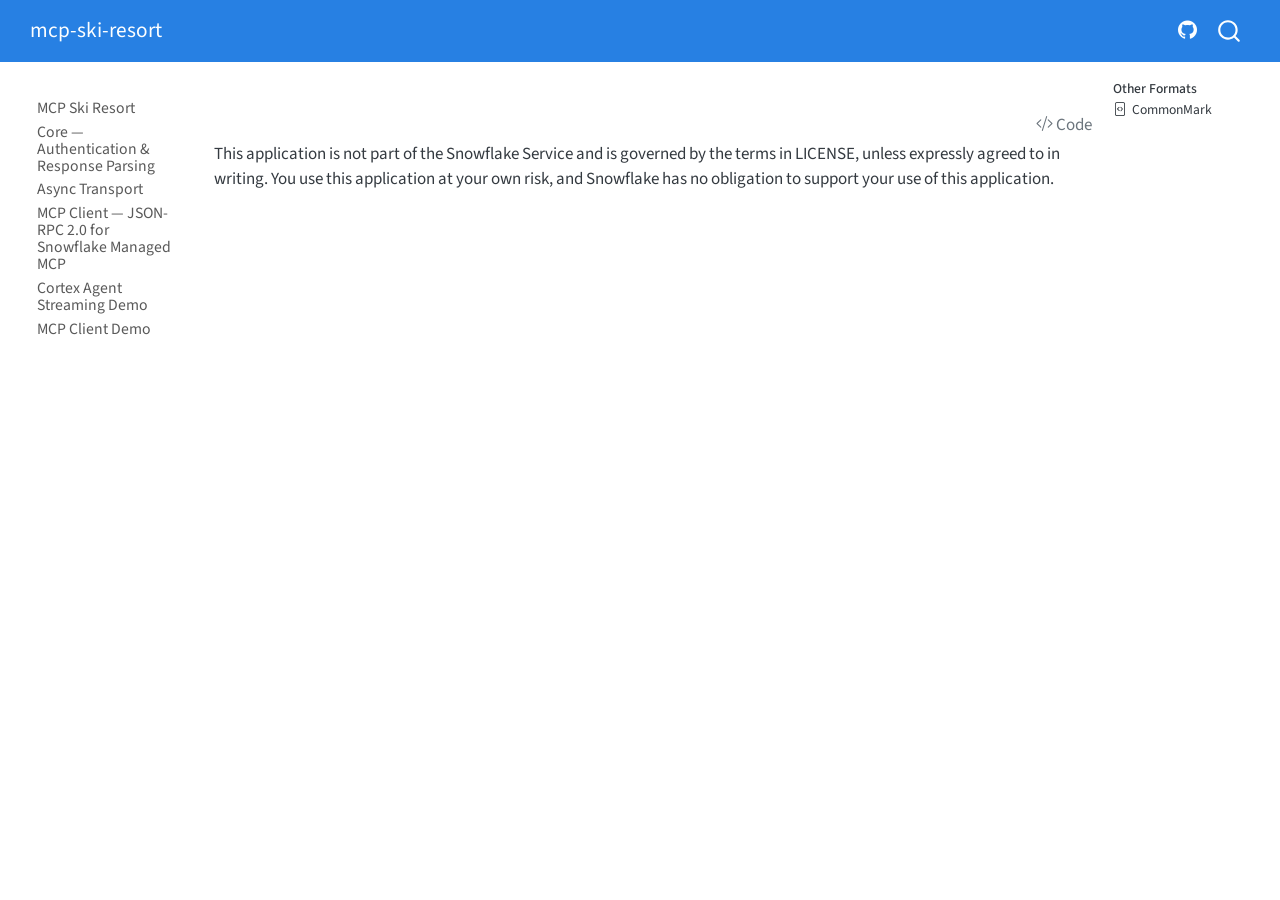
<file: LEGAL.html>
<!DOCTYPE html>
<html xmlns="http://www.w3.org/1999/xhtml" lang="en" xml:lang="en"><head>

<meta charset="utf-8">
<meta name="generator" content="quarto-1.9.37">

<meta name="viewport" content="width=device-width, initial-scale=1.0, user-scalable=yes">


<title>legal – mcp-ski-resort</title>
<style>
/* Default styles provided by pandoc.
** See https://pandoc.org/MANUAL.html#variables-for-html for config info.
*/
code{white-space: pre-wrap;}
span.smallcaps{font-variant: small-caps;}
div.columns{display: flex; gap: min(4vw, 1.5em);}
div.column{flex: auto; overflow-x: auto;}
div.hanging-indent{margin-left: 1.5em; text-indent: -1.5em;}
ul.task-list{list-style: none;}
ul.task-list li input[type="checkbox"] {
  width: 0.8em;
  margin: 0 0.8em 0.2em -1em; /* quarto-specific, see https://github.com/quarto-dev/quarto-cli/issues/4556 */ 
  vertical-align: middle;
}
/* CSS for syntax highlighting */
html { -webkit-text-size-adjust: 100%; }
pre > code.sourceCode { white-space: pre; position: relative; }
pre > code.sourceCode > span { display: inline-block; line-height: 1.25; }
pre > code.sourceCode > span:empty { height: 1.2em; }
.sourceCode { overflow: visible; }
code.sourceCode > span { color: inherit; text-decoration: inherit; }
div.sourceCode { margin: 1em 0; }
pre.sourceCode { margin: 0; }
@media screen {
div.sourceCode { overflow: auto; }
}
@media print {
pre > code.sourceCode { white-space: pre-wrap; }
pre > code.sourceCode > span { text-indent: -5em; padding-left: 5em; }
}
pre.numberSource code
  { counter-reset: source-line 0; }
pre.numberSource code > span
  { position: relative; left: -4em; counter-increment: source-line; }
pre.numberSource code > span > a:first-child::before
  { content: counter(source-line);
    position: relative; left: -1em; text-align: right; vertical-align: baseline;
    border: none; display: inline-block;
    -webkit-touch-callout: none; -webkit-user-select: none;
    -khtml-user-select: none; -moz-user-select: none;
    -ms-user-select: none; user-select: none;
    padding: 0 4px; width: 4em;
  }
pre.numberSource { margin-left: 3em;  padding-left: 4px; }
div.sourceCode
  {   }
@media screen {
pre > code.sourceCode > span > a:first-child::before { text-decoration: underline; }
}
</style>


<script src="site_libs/quarto-nav/quarto-nav.js"></script>
<script src="site_libs/quarto-nav/headroom.min.js"></script>
<script src="site_libs/clipboard/clipboard.min.js"></script>
<script src="site_libs/quarto-search/autocomplete.umd.js"></script>
<script src="site_libs/quarto-search/fuse.min.js"></script>
<script src="site_libs/quarto-search/quarto-search.js"></script>
<meta name="quarto:offset" content="./">
<script src="site_libs/quarto-html/quarto.js" type="module"></script>
<script src="site_libs/quarto-html/tabsets/tabsets.js" type="module"></script>
<script src="site_libs/quarto-html/popper.min.js"></script>
<script src="site_libs/quarto-html/tippy.umd.min.js"></script>
<script src="site_libs/quarto-html/anchor.min.js"></script>
<link href="site_libs/quarto-html/tippy.css" rel="stylesheet">
<link href="site_libs/quarto-html/quarto-syntax-highlighting-7f8f88aac4f3542376d5c11b86a4c14d.css" rel="stylesheet" id="quarto-text-highlighting-styles">
<script src="site_libs/bootstrap/bootstrap.min.js"></script>
<link href="site_libs/bootstrap/bootstrap-icons.css" rel="stylesheet">
<link href="site_libs/bootstrap/bootstrap-4b03a15772f9050b9d91d173b0686658.min.css" rel="stylesheet" append-hash="true" id="quarto-bootstrap" data-mode="light">
<script id="quarto-search-options" type="application/json">{
  "location": "navbar",
  "copy-button": false,
  "collapse-after": 3,
  "panel-placement": "end",
  "type": "overlay",
  "limit": 50,
  "keyboard-shortcut": [
    "f",
    "/",
    "s"
  ],
  "show-item-context": false,
  "language": {
    "search-no-results-text": "No results",
    "search-matching-documents-text": "matching documents",
    "search-copy-link-title": "Copy link to search",
    "search-hide-matches-text": "Hide additional matches",
    "search-more-match-text": "more match in this document",
    "search-more-matches-text": "more matches in this document",
    "search-clear-button-title": "Clear",
    "search-text-placeholder": "",
    "search-detached-cancel-button-title": "Cancel",
    "search-submit-button-title": "Submit",
    "search-label": "Search"
  }
}</script>


<link rel="stylesheet" href="styles.css">
<meta property="og:title" content="mcp-ski-resort">
<meta property="og:description" content="Snowflake Managed MCP Server client library and demos for Alpine Mountain Ski Resort">
<meta property="og:site_name" content="mcp-ski-resort">
<meta name="twitter:title" content="mcp-ski-resort">
<meta name="twitter:description" content="Snowflake Managed MCP Server client library and demos for Alpine Mountain Ski Resort">
<meta name="twitter:card" content="summary">
</head>

<body class="nav-sidebar floating nav-fixed quarto-light">

<div id="quarto-search-results"></div>
  <header id="quarto-header" class="headroom fixed-top">
    <nav class="navbar navbar-expand-lg " data-bs-theme="dark">
      <div class="navbar-container container-fluid">
      <div class="navbar-brand-container mx-auto">
    <a class="navbar-brand" href="./index.html">
    <span class="navbar-title">mcp-ski-resort</span>
    </a>
  </div>
            <div id="quarto-search" class="" title="Search"></div>
          <button class="navbar-toggler" type="button" data-bs-toggle="collapse" data-bs-target="#navbarCollapse" aria-controls="navbarCollapse" role="menu" aria-expanded="false" aria-label="Toggle navigation" onclick="if (window.quartoToggleHeadroom) { window.quartoToggleHeadroom(); }">
  <span class="navbar-toggler-icon"></span>
</button>
          <div class="collapse navbar-collapse" id="navbarCollapse">
            <ul class="navbar-nav navbar-nav-scroll ms-auto">
  <li class="nav-item compact">
    <a class="nav-link" href="https://github.com/Jeremy-Demlow/Snowflake-MCP"> <i class="bi bi-github" role="img">
</i> 
<span class="menu-text"></span></a>
  </li>  
</ul>
          </div> <!-- /navcollapse -->
            <div class="quarto-navbar-tools">
</div>
      </div> <!-- /container-fluid -->
    </nav>
  <nav class="quarto-secondary-nav">
    <div class="container-fluid d-flex">
      <button type="button" class="quarto-btn-toggle btn" data-bs-toggle="collapse" role="button" data-bs-target=".quarto-sidebar-collapse-item" aria-controls="quarto-sidebar" aria-expanded="false" aria-label="Toggle sidebar navigation" onclick="if (window.quartoToggleHeadroom) { window.quartoToggleHeadroom(); }">
        <i class="bi bi-layout-text-sidebar-reverse"></i>
      </button>
        <nav class="quarto-page-breadcrumbs" aria-label="breadcrumb"><ol class="breadcrumb"><li class="breadcrumb-item"></li></ol></nav>
        <a class="flex-grow-1" role="navigation" data-bs-toggle="collapse" data-bs-target=".quarto-sidebar-collapse-item" aria-controls="quarto-sidebar" aria-expanded="false" aria-label="Toggle sidebar navigation" onclick="if (window.quartoToggleHeadroom) { window.quartoToggleHeadroom(); }">      
        </a>
    </div>
  </nav>
</header>
<!-- content -->
<div id="quarto-content" class="quarto-container page-columns page-rows-contents page-layout-article page-navbar">
<!-- sidebar -->
  <nav id="quarto-sidebar" class="sidebar collapse collapse-horizontal quarto-sidebar-collapse-item sidebar-navigation floating overflow-auto">
    <div class="sidebar-menu-container"> 
    <ul class="list-unstyled mt-1">
        <li class="sidebar-item">
  <div class="sidebar-item-container"> 
  <a href="./index.html" class="sidebar-item-text sidebar-link">
 <span class="menu-text">MCP Ski Resort</span></a>
  </div>
</li>
        <li class="sidebar-item">
  <div class="sidebar-item-container"> 
  <a href="./core.html" class="sidebar-item-text sidebar-link">
 <span class="menu-text">Core — Authentication &amp; Response Parsing</span></a>
  </div>
</li>
        <li class="sidebar-item">
  <div class="sidebar-item-container"> 
  <a href="./async.html" class="sidebar-item-text sidebar-link">
 <span class="menu-text">Async Transport</span></a>
  </div>
</li>
        <li class="sidebar-item">
  <div class="sidebar-item-container"> 
  <a href="./mcp_client.html" class="sidebar-item-text sidebar-link">
 <span class="menu-text">MCP Client — JSON-RPC 2.0 for Snowflake Managed MCP</span></a>
  </div>
</li>
        <li class="sidebar-item">
  <div class="sidebar-item-container"> 
  <a href="./agent_streaming.html" class="sidebar-item-text sidebar-link">
 <span class="menu-text">Cortex Agent Streaming Demo</span></a>
  </div>
</li>
        <li class="sidebar-item">
  <div class="sidebar-item-container"> 
  <a href="./mcp_client_demo.html" class="sidebar-item-text sidebar-link">
 <span class="menu-text">MCP Client Demo</span></a>
  </div>
</li>
    </ul>
    </div>
</nav>
<div id="quarto-sidebar-glass" class="quarto-sidebar-collapse-item" data-bs-toggle="collapse" data-bs-target=".quarto-sidebar-collapse-item"></div>
<!-- margin-sidebar -->
    <div id="quarto-margin-sidebar" class="sidebar margin-sidebar">
        
    <div class="quarto-alternate-formats"><h2>Other Formats</h2><ul><li><a href="LEGAL-commonmark.md"><i class="bi bi-file-code"></i>CommonMark</a></li></ul></div></div>
<!-- main -->
<main class="content" id="quarto-document-content"><header id="title-block-header" class="quarto-title-block"><h1 class="title display-7"></h1></header><div class="quarto-title-block"><div class="quarto-title-tools-only"><button type="button" class="btn code-tools-button" id="quarto-code-tools-source"><i class="bi"></i> Code</button></div></div>




<p>This application is not part of the Snowflake Service and is governed by the terms in LICENSE, unless expressly agreed to in writing. You use this application at your own risk, and Snowflake has no obligation to support your use of this application.</p>


<!-- -->


</main> <!-- /main -->
<script id="quarto-html-after-body" type="application/javascript">
  window.document.addEventListener("DOMContentLoaded", function (event) {
    const icon = "";
    const anchorJS = new window.AnchorJS();
    anchorJS.options = {
      placement: 'right',
      icon: icon
    };
    anchorJS.add('.anchored');
    const isCodeAnnotation = (el) => {
      for (const clz of el.classList) {
        if (clz.startsWith('code-annotation-')) {                     
          return true;
        }
      }
      return false;
    }
    const onCopySuccess = function(e) {
      // button target
      const button = e.trigger;
      // don't keep focus
      button.blur();
      // flash "checked"
      button.classList.add('code-copy-button-checked');
      var currentTitle = button.getAttribute("title");
      button.setAttribute("title", "Copied!");
      let tooltip;
      if (window.bootstrap) {
        button.setAttribute("data-bs-toggle", "tooltip");
        button.setAttribute("data-bs-placement", "left");
        button.setAttribute("data-bs-title", "Copied!");
        tooltip = new bootstrap.Tooltip(button, 
          { trigger: "manual", 
            customClass: "code-copy-button-tooltip",
            offset: [0, -8]});
        tooltip.show();    
      }
      setTimeout(function() {
        if (tooltip) {
          tooltip.hide();
          button.removeAttribute("data-bs-title");
          button.removeAttribute("data-bs-toggle");
          button.removeAttribute("data-bs-placement");
        }
        button.setAttribute("title", currentTitle);
        button.classList.remove('code-copy-button-checked');
      }, 1000);
      // clear code selection
      e.clearSelection();
    }
    const getTextToCopy = function(trigger) {
      const outerScaffold = trigger.parentElement.cloneNode(true);
      const codeEl = outerScaffold.querySelector('code');
      for (const childEl of codeEl.children) {
        if (isCodeAnnotation(childEl)) {
          childEl.remove();
        }
      }
      return codeEl.innerText;
    }
    const clipboard = new window.ClipboardJS('.code-copy-button:not([data-in-quarto-modal])', {
      text: getTextToCopy
    });
    clipboard.on('success', onCopySuccess);
    if (window.document.getElementById('quarto-embedded-source-code-modal')) {
      const clipboardModal = new window.ClipboardJS('.code-copy-button[data-in-quarto-modal]', {
        text: getTextToCopy,
        container: window.document.getElementById('quarto-embedded-source-code-modal')
      });
      clipboardModal.on('success', onCopySuccess);
    }
    const viewSource = window.document.getElementById('quarto-view-source') ||
                       window.document.getElementById('quarto-code-tools-source');
    if (viewSource) {
      const sourceUrl = viewSource.getAttribute("data-quarto-source-url");
      viewSource.addEventListener("click", function(e) {
        if (sourceUrl) {
          // rstudio viewer pane
          if (/\bcapabilities=\b/.test(window.location)) {
            window.open(sourceUrl);
          } else {
            window.location.href = sourceUrl;
          }
        } else {
          const modal = new bootstrap.Modal(document.getElementById('quarto-embedded-source-code-modal'));
          modal.show();
        }
        return false;
      });
    }
    function toggleCodeHandler(show) {
      return function(e) {
        const detailsSrc = window.document.querySelectorAll(".cell > details > .sourceCode");
        for (let i=0; i<detailsSrc.length; i++) {
          const details = detailsSrc[i].parentElement;
          if (show) {
            details.open = true;
          } else {
            details.removeAttribute("open");
          }
        }
        const cellCodeDivs = window.document.querySelectorAll(".cell > .sourceCode");
        const fromCls = show ? "hidden" : "unhidden";
        const toCls = show ? "unhidden" : "hidden";
        for (let i=0; i<cellCodeDivs.length; i++) {
          const codeDiv = cellCodeDivs[i];
          if (codeDiv.classList.contains(fromCls)) {
            codeDiv.classList.remove(fromCls);
            codeDiv.classList.add(toCls);
          } 
        }
        return false;
      }
    }
    const hideAllCode = window.document.getElementById("quarto-hide-all-code");
    if (hideAllCode) {
      hideAllCode.addEventListener("click", toggleCodeHandler(false));
    }
    const showAllCode = window.document.getElementById("quarto-show-all-code");
    if (showAllCode) {
      showAllCode.addEventListener("click", toggleCodeHandler(true));
    }
      var localhostRegex = new RegExp(/^(?:http|https):\/\/localhost\:?[0-9]*\//);
      var mailtoRegex = new RegExp(/^mailto:/);
        var filterRegex = new RegExp("\/");
      var isInternal = (href) => {
          return filterRegex.test(href) || localhostRegex.test(href) || mailtoRegex.test(href);
      }
      // Inspect non-navigation links and adorn them if external
     var links = window.document.querySelectorAll('a[href]:not(.nav-link):not(.navbar-brand):not(.toc-action):not(.sidebar-link):not(.sidebar-item-toggle):not(.pagination-link):not(.no-external):not([aria-hidden]):not(.dropdown-item):not(.quarto-navigation-tool):not(.about-link)');
      for (var i=0; i<links.length; i++) {
        const link = links[i];
        if (!isInternal(link.href)) {
          // undo the damage that might have been done by quarto-nav.js in the case of
          // links that we want to consider external
          if (link.dataset.originalHref !== undefined) {
            link.href = link.dataset.originalHref;
          }
        }
      }
    function tippyHover(el, contentFn, onTriggerFn, onUntriggerFn) {
      const config = {
        allowHTML: true,
        maxWidth: 500,
        delay: 100,
        arrow: false,
        appendTo: function(el) {
            return el.parentElement;
        },
        interactive: true,
        interactiveBorder: 10,
        theme: 'quarto',
        placement: 'bottom-start',
      };
      if (contentFn) {
        config.content = contentFn;
      }
      if (onTriggerFn) {
        config.onTrigger = onTriggerFn;
      }
      if (onUntriggerFn) {
        config.onUntrigger = onUntriggerFn;
      }
      window.tippy(el, config); 
    }
    const noterefs = window.document.querySelectorAll('a[role="doc-noteref"]');
    for (var i=0; i<noterefs.length; i++) {
      const ref = noterefs[i];
      tippyHover(ref, function() {
        // use id or data attribute instead here
        let href = ref.getAttribute('data-footnote-href') || ref.getAttribute('href');
        try { href = new URL(href).hash; } catch {}
        const id = href.replace(/^#\/?/, "");
        const note = window.document.getElementById(id);
        if (note) {
          return note.innerHTML;
        } else {
          return "";
        }
      });
    }
    const xrefs = window.document.querySelectorAll('a.quarto-xref');
    const processXRef = (id, note) => {
      // Strip column container classes
      const stripColumnClz = (el) => {
        el.classList.remove("page-full", "page-columns");
        if (el.children) {
          for (const child of el.children) {
            stripColumnClz(child);
          }
        }
      }
      stripColumnClz(note)
      if (id === null || id.startsWith('sec-')) {
        // Special case sections, only their first couple elements
        const container = document.createElement("div");
        if (note.children && note.children.length > 2) {
          container.appendChild(note.children[0].cloneNode(true));
          for (let i = 1; i < note.children.length; i++) {
            const child = note.children[i];
            if (child.tagName === "P" && child.innerText === "") {
              continue;
            } else {
              container.appendChild(child.cloneNode(true));
              break;
            }
          }
          if (window.Quarto?.typesetMath) {
            window.Quarto.typesetMath(container);
          }
          return container.innerHTML
        } else {
          if (window.Quarto?.typesetMath) {
            window.Quarto.typesetMath(note);
          }
          return note.innerHTML;
        }
      } else {
        // Remove any anchor links if they are present
        const anchorLink = note.querySelector('a.anchorjs-link');
        if (anchorLink) {
          anchorLink.remove();
        }
        if (window.Quarto?.typesetMath) {
          window.Quarto.typesetMath(note);
        }
        if (note.classList.contains("callout")) {
          return note.outerHTML;
        } else {
          return note.innerHTML;
        }
      }
    }
    for (var i=0; i<xrefs.length; i++) {
      const xref = xrefs[i];
      tippyHover(xref, undefined, function(instance) {
        instance.disable();
        let url = xref.getAttribute('href');
        let hash = undefined; 
        if (url.startsWith('#')) {
          hash = url;
        } else {
          try { hash = new URL(url).hash; } catch {}
        }
        if (hash) {
          const id = hash.replace(/^#\/?/, "");
          const note = window.document.getElementById(id);
          if (note !== null) {
            try {
              const html = processXRef(id, note.cloneNode(true));
              instance.setContent(html);
            } finally {
              instance.enable();
              instance.show();
            }
          } else {
            // See if we can fetch this
            fetch(url.split('#')[0])
            .then(res => res.text())
            .then(html => {
              const parser = new DOMParser();
              const htmlDoc = parser.parseFromString(html, "text/html");
              const note = htmlDoc.getElementById(id);
              if (note !== null) {
                const html = processXRef(id, note);
                instance.setContent(html);
              } 
            }).finally(() => {
              instance.enable();
              instance.show();
            });
          }
        } else {
          // See if we can fetch a full url (with no hash to target)
          // This is a special case and we should probably do some content thinning / targeting
          fetch(url)
          .then(res => res.text())
          .then(html => {
            const parser = new DOMParser();
            const htmlDoc = parser.parseFromString(html, "text/html");
            const note = htmlDoc.querySelector('main.content');
            if (note !== null) {
              // This should only happen for chapter cross references
              // (since there is no id in the URL)
              // remove the first header
              if (note.children.length > 0 && note.children[0].tagName === "HEADER") {
                note.children[0].remove();
              }
              const html = processXRef(null, note);
              instance.setContent(html);
            } 
          }).finally(() => {
            instance.enable();
            instance.show();
          });
        }
      }, function(instance) {
      });
    }
        let selectedAnnoteEl;
        const selectorForAnnotation = ( cell, annotation) => {
          let cellAttr = 'data-code-cell="' + cell + '"';
          let lineAttr = 'data-code-annotation="' +  annotation + '"';
          const selector = 'span[' + cellAttr + '][' + lineAttr + ']';
          return selector;
        }
        const selectCodeLines = (annoteEl) => {
          const doc = window.document;
          const targetCell = annoteEl.getAttribute("data-target-cell");
          const targetAnnotation = annoteEl.getAttribute("data-target-annotation");
          const annoteSpan = window.document.querySelector(selectorForAnnotation(targetCell, targetAnnotation));
          const lines = annoteSpan.getAttribute("data-code-lines").split(",");
          const lineIds = lines.map((line) => {
            return targetCell + "-" + line;
          })
          let top = null;
          let height = null;
          let parent = null;
          if (lineIds.length > 0) {
              //compute the position of the single el (top and bottom and make a div)
              const el = window.document.getElementById(lineIds[0]);
              top = el.offsetTop;
              height = el.offsetHeight;
              parent = el.parentElement.parentElement;
            if (lineIds.length > 1) {
              const lastEl = window.document.getElementById(lineIds[lineIds.length - 1]);
              const bottom = lastEl.offsetTop + lastEl.offsetHeight;
              height = bottom - top;
            }
            if (top !== null && height !== null && parent !== null) {
              // cook up a div (if necessary) and position it 
              let div = window.document.getElementById("code-annotation-line-highlight");
              if (div === null) {
                div = window.document.createElement("div");
                div.setAttribute("id", "code-annotation-line-highlight");
                div.style.position = 'absolute';
                parent.appendChild(div);
              }
              div.style.top = top - 2 + "px";
              div.style.height = height + 4 + "px";
              div.style.left = 0;
              let gutterDiv = window.document.getElementById("code-annotation-line-highlight-gutter");
              if (gutterDiv === null) {
                gutterDiv = window.document.createElement("div");
                gutterDiv.setAttribute("id", "code-annotation-line-highlight-gutter");
                gutterDiv.style.position = 'absolute';
                const codeCell = window.document.getElementById(targetCell);
                const gutter = codeCell.querySelector('.code-annotation-gutter');
                gutter.appendChild(gutterDiv);
              }
              gutterDiv.style.top = top - 2 + "px";
              gutterDiv.style.height = height + 4 + "px";
            }
            selectedAnnoteEl = annoteEl;
          }
        };
        const unselectCodeLines = () => {
          const elementsIds = ["code-annotation-line-highlight", "code-annotation-line-highlight-gutter"];
          elementsIds.forEach((elId) => {
            const div = window.document.getElementById(elId);
            if (div) {
              div.remove();
            }
          });
          selectedAnnoteEl = undefined;
        };
          // Handle positioning of the toggle
      window.addEventListener(
        "resize",
        throttle(() => {
          elRect = undefined;
          if (selectedAnnoteEl) {
            selectCodeLines(selectedAnnoteEl);
          }
        }, 10)
      );
      function throttle(fn, ms) {
      let throttle = false;
      let timer;
        return (...args) => {
          if(!throttle) { // first call gets through
              fn.apply(this, args);
              throttle = true;
          } else { // all the others get throttled
              if(timer) clearTimeout(timer); // cancel #2
              timer = setTimeout(() => {
                fn.apply(this, args);
                timer = throttle = false;
              }, ms);
          }
        };
      }
        // Attach click handler to the DT
        const annoteDls = window.document.querySelectorAll('dt[data-target-cell]');
        for (const annoteDlNode of annoteDls) {
          annoteDlNode.addEventListener('click', (event) => {
            const clickedEl = event.target;
            if (clickedEl !== selectedAnnoteEl) {
              unselectCodeLines();
              const activeEl = window.document.querySelector('dt[data-target-cell].code-annotation-active');
              if (activeEl) {
                activeEl.classList.remove('code-annotation-active');
              }
              selectCodeLines(clickedEl);
              clickedEl.classList.add('code-annotation-active');
            } else {
              // Unselect the line
              unselectCodeLines();
              clickedEl.classList.remove('code-annotation-active');
            }
          });
        }
    const findCites = (el) => {
      const parentEl = el.parentElement;
      if (parentEl) {
        const cites = parentEl.dataset.cites;
        if (cites) {
          return {
            el,
            cites: cites.split(' ')
          };
        } else {
          return findCites(el.parentElement)
        }
      } else {
        return undefined;
      }
    };
    var bibliorefs = window.document.querySelectorAll('a[role="doc-biblioref"]');
    for (var i=0; i<bibliorefs.length; i++) {
      const ref = bibliorefs[i];
      const citeInfo = findCites(ref);
      if (citeInfo) {
        tippyHover(citeInfo.el, function() {
          var popup = window.document.createElement('div');
          citeInfo.cites.forEach(function(cite) {
            var citeDiv = window.document.createElement('div');
            citeDiv.classList.add('hanging-indent');
            citeDiv.classList.add('csl-entry');
            var biblioDiv = window.document.getElementById('ref-' + cite);
            if (biblioDiv) {
              citeDiv.innerHTML = biblioDiv.innerHTML;
            }
            popup.appendChild(citeDiv);
          });
          return popup.innerHTML;
        });
      }
    }
  });
  </script><div class="modal fade" id="quarto-embedded-source-code-modal" tabindex="-1" aria-labelledby="quarto-embedded-source-code-modal-label" aria-hidden="true"><div class="modal-dialog modal-dialog-scrollable"><div class="modal-content"><div class="modal-header"><h5 class="modal-title" id="quarto-embedded-source-code-modal-label">Source Code</h5><button class="btn-close" data-bs-dismiss="modal"></button></div><div class="modal-body"><div class="">
<div class="code-copy-outer-scaffold"><div class="sourceCode" id="cb1" data-shortcodes="false"><pre class="sourceCode markdown code-with-copy"><code class="sourceCode markdown"><span id="cb1-1"><a href="#cb1-1" aria-hidden="true" tabindex="-1"></a>This application is not part of the Snowflake Service and is governed by the terms in LICENSE, unless expressly agreed to in writing. You use this application at your own risk, and Snowflake has no obligation to support your use of this application.</span></code></pre></div><button title="Copy to Clipboard" class="code-copy-button" data-in-quarto-modal=""><i class="bi"></i></button></div>
</div></div></div></div></div>
</div> <!-- /content -->




</body></html>
</file>
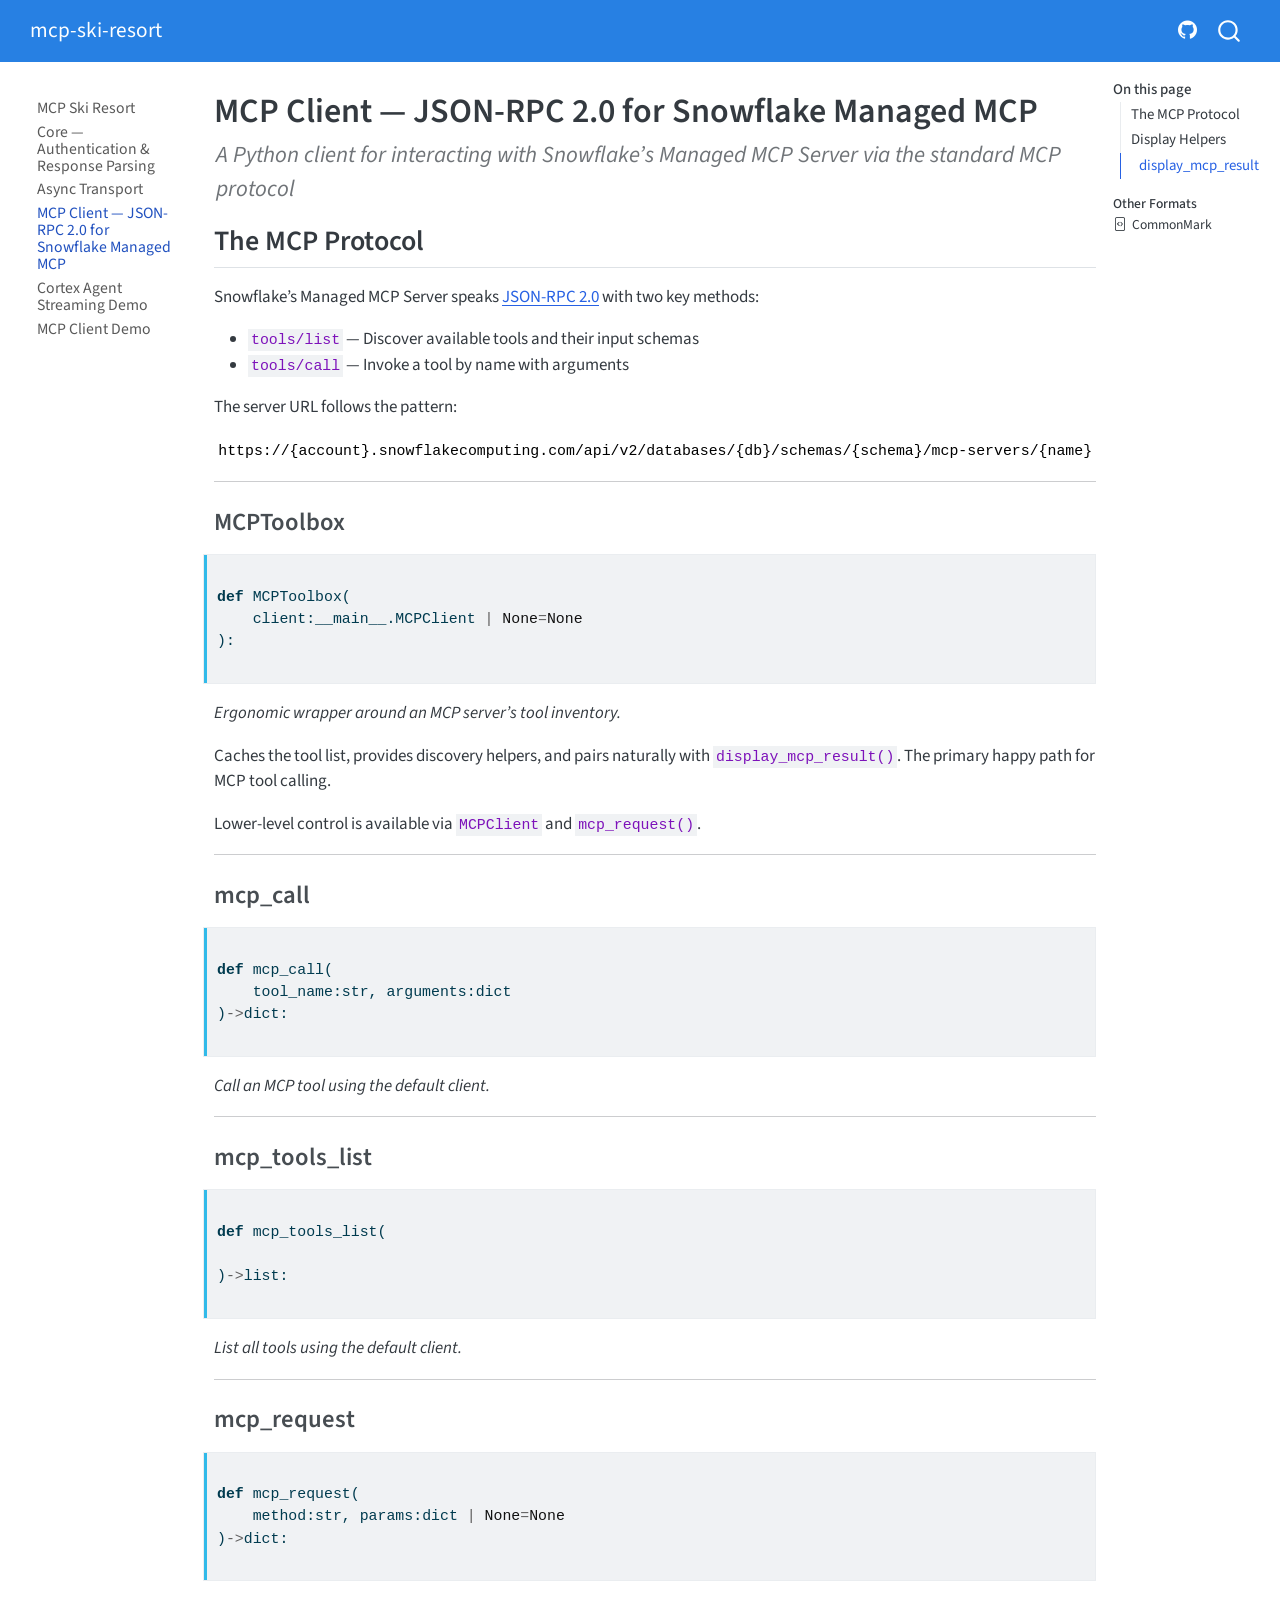
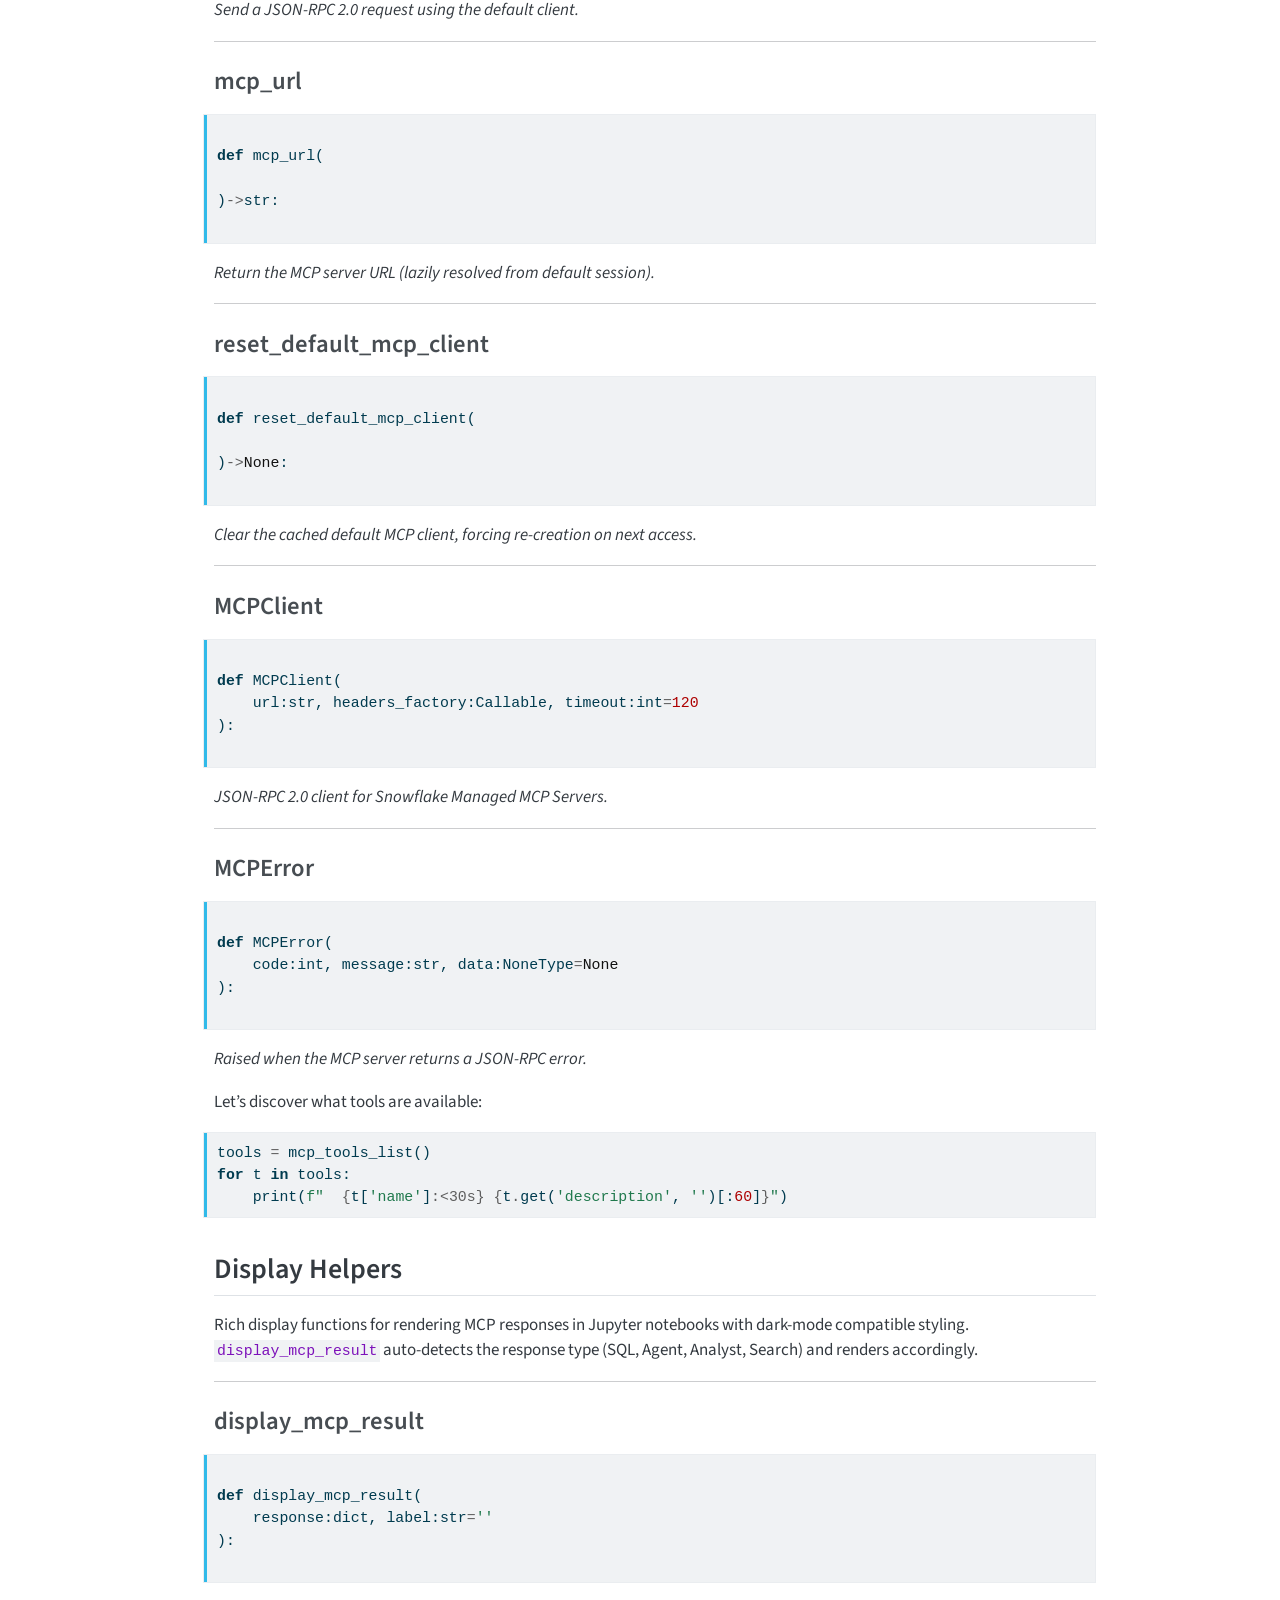
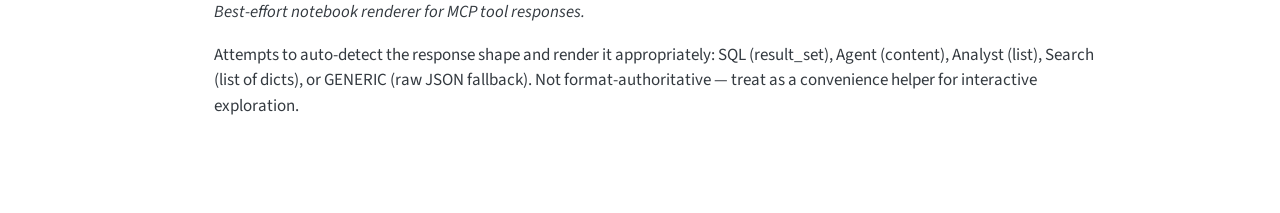
<file: mcp_client.html>
<!DOCTYPE html>
<html xmlns="http://www.w3.org/1999/xhtml" lang="en" xml:lang="en"><head>

<meta charset="utf-8">
<meta name="generator" content="quarto-1.9.37">

<meta name="viewport" content="width=device-width, initial-scale=1.0, user-scalable=yes">

<meta name="description" content="A Python client for interacting with Snowflake’s Managed MCP Server via the standard MCP protocol">

<title>MCP Client — JSON-RPC 2.0 for Snowflake Managed MCP – mcp-ski-resort</title>
<style>
/* Default styles provided by pandoc.
** See https://pandoc.org/MANUAL.html#variables-for-html for config info.
*/
code{white-space: pre-wrap;}
span.smallcaps{font-variant: small-caps;}
div.columns{display: flex; gap: min(4vw, 1.5em);}
div.column{flex: auto; overflow-x: auto;}
div.hanging-indent{margin-left: 1.5em; text-indent: -1.5em;}
ul.task-list{list-style: none;}
ul.task-list li input[type="checkbox"] {
  width: 0.8em;
  margin: 0 0.8em 0.2em -1em; /* quarto-specific, see https://github.com/quarto-dev/quarto-cli/issues/4556 */ 
  vertical-align: middle;
}
/* CSS for syntax highlighting */
html { -webkit-text-size-adjust: 100%; }
pre > code.sourceCode { white-space: pre; position: relative; }
pre > code.sourceCode > span { display: inline-block; line-height: 1.25; }
pre > code.sourceCode > span:empty { height: 1.2em; }
.sourceCode { overflow: visible; }
code.sourceCode > span { color: inherit; text-decoration: inherit; }
div.sourceCode { margin: 1em 0; }
pre.sourceCode { margin: 0; }
@media screen {
div.sourceCode { overflow: auto; }
}
@media print {
pre > code.sourceCode { white-space: pre-wrap; }
pre > code.sourceCode > span { text-indent: -5em; padding-left: 5em; }
}
pre.numberSource code
  { counter-reset: source-line 0; }
pre.numberSource code > span
  { position: relative; left: -4em; counter-increment: source-line; }
pre.numberSource code > span > a:first-child::before
  { content: counter(source-line);
    position: relative; left: -1em; text-align: right; vertical-align: baseline;
    border: none; display: inline-block;
    -webkit-touch-callout: none; -webkit-user-select: none;
    -khtml-user-select: none; -moz-user-select: none;
    -ms-user-select: none; user-select: none;
    padding: 0 4px; width: 4em;
  }
pre.numberSource { margin-left: 3em;  padding-left: 4px; }
div.sourceCode
  {   }
@media screen {
pre > code.sourceCode > span > a:first-child::before { text-decoration: underline; }
}
</style>


<script src="site_libs/quarto-nav/quarto-nav.js"></script>
<script src="site_libs/quarto-nav/headroom.min.js"></script>
<script src="site_libs/clipboard/clipboard.min.js"></script>
<script src="site_libs/quarto-search/autocomplete.umd.js"></script>
<script src="site_libs/quarto-search/fuse.min.js"></script>
<script src="site_libs/quarto-search/quarto-search.js"></script>
<meta name="quarto:offset" content="./">
<script src="site_libs/quarto-html/quarto.js" type="module"></script>
<script src="site_libs/quarto-html/tabsets/tabsets.js" type="module"></script>
<script src="site_libs/quarto-html/popper.min.js"></script>
<script src="site_libs/quarto-html/tippy.umd.min.js"></script>
<script src="site_libs/quarto-html/anchor.min.js"></script>
<link href="site_libs/quarto-html/tippy.css" rel="stylesheet">
<link href="site_libs/quarto-html/quarto-syntax-highlighting-7f8f88aac4f3542376d5c11b86a4c14d.css" rel="stylesheet" id="quarto-text-highlighting-styles">
<script src="site_libs/bootstrap/bootstrap.min.js"></script>
<link href="site_libs/bootstrap/bootstrap-icons.css" rel="stylesheet">
<link href="site_libs/bootstrap/bootstrap-4b03a15772f9050b9d91d173b0686658.min.css" rel="stylesheet" append-hash="true" id="quarto-bootstrap" data-mode="light">
<script id="quarto-search-options" type="application/json">{
  "location": "navbar",
  "copy-button": false,
  "collapse-after": 3,
  "panel-placement": "end",
  "type": "overlay",
  "limit": 50,
  "keyboard-shortcut": [
    "f",
    "/",
    "s"
  ],
  "show-item-context": false,
  "language": {
    "search-no-results-text": "No results",
    "search-matching-documents-text": "matching documents",
    "search-copy-link-title": "Copy link to search",
    "search-hide-matches-text": "Hide additional matches",
    "search-more-match-text": "more match in this document",
    "search-more-matches-text": "more matches in this document",
    "search-clear-button-title": "Clear",
    "search-text-placeholder": "",
    "search-detached-cancel-button-title": "Cancel",
    "search-submit-button-title": "Submit",
    "search-label": "Search"
  }
}</script>


<link rel="stylesheet" href="styles.css">
<meta property="og:title" content="MCP Client — JSON-RPC 2.0 for Snowflake Managed MCP – mcp-ski-resort">
<meta property="og:description" content="A Python client for interacting with Snowflake’s Managed MCP Server via the standard MCP protocol">
<meta property="og:site_name" content="mcp-ski-resort">
<meta name="twitter:title" content="MCP Client — JSON-RPC 2.0 for Snowflake Managed MCP – mcp-ski-resort">
<meta name="twitter:description" content="A Python client for interacting with Snowflake’s Managed MCP Server via the standard MCP protocol">
<meta name="twitter:card" content="summary">
</head>

<body class="nav-sidebar floating nav-fixed quarto-light">

<div id="quarto-search-results"></div>
  <header id="quarto-header" class="headroom fixed-top">
    <nav class="navbar navbar-expand-lg " data-bs-theme="dark">
      <div class="navbar-container container-fluid">
      <div class="navbar-brand-container mx-auto">
    <a class="navbar-brand" href="./index.html">
    <span class="navbar-title">mcp-ski-resort</span>
    </a>
  </div>
            <div id="quarto-search" class="" title="Search"></div>
          <button class="navbar-toggler" type="button" data-bs-toggle="collapse" data-bs-target="#navbarCollapse" aria-controls="navbarCollapse" role="menu" aria-expanded="false" aria-label="Toggle navigation" onclick="if (window.quartoToggleHeadroom) { window.quartoToggleHeadroom(); }">
  <span class="navbar-toggler-icon"></span>
</button>
          <div class="collapse navbar-collapse" id="navbarCollapse">
            <ul class="navbar-nav navbar-nav-scroll ms-auto">
  <li class="nav-item compact">
    <a class="nav-link" href="https://github.com/Jeremy-Demlow/Snowflake-MCP"> <i class="bi bi-github" role="img">
</i> 
<span class="menu-text"></span></a>
  </li>  
</ul>
          </div> <!-- /navcollapse -->
            <div class="quarto-navbar-tools">
</div>
      </div> <!-- /container-fluid -->
    </nav>
  <nav class="quarto-secondary-nav">
    <div class="container-fluid d-flex">
      <button type="button" class="quarto-btn-toggle btn" data-bs-toggle="collapse" role="button" data-bs-target=".quarto-sidebar-collapse-item" aria-controls="quarto-sidebar" aria-expanded="false" aria-label="Toggle sidebar navigation" onclick="if (window.quartoToggleHeadroom) { window.quartoToggleHeadroom(); }">
        <i class="bi bi-layout-text-sidebar-reverse"></i>
      </button>
        <nav class="quarto-page-breadcrumbs" aria-label="breadcrumb"><ol class="breadcrumb"><li class="breadcrumb-item"><a href="./mcp_client.html">MCP Client — JSON-RPC 2.0 for Snowflake Managed MCP</a></li></ol></nav>
        <a class="flex-grow-1" role="navigation" data-bs-toggle="collapse" data-bs-target=".quarto-sidebar-collapse-item" aria-controls="quarto-sidebar" aria-expanded="false" aria-label="Toggle sidebar navigation" onclick="if (window.quartoToggleHeadroom) { window.quartoToggleHeadroom(); }">      
        </a>
    </div>
  </nav>
</header>
<!-- content -->
<div id="quarto-content" class="quarto-container page-columns page-rows-contents page-layout-article page-navbar">
<!-- sidebar -->
  <nav id="quarto-sidebar" class="sidebar collapse collapse-horizontal quarto-sidebar-collapse-item sidebar-navigation floating overflow-auto">
    <div class="sidebar-menu-container"> 
    <ul class="list-unstyled mt-1">
        <li class="sidebar-item">
  <div class="sidebar-item-container"> 
  <a href="./index.html" class="sidebar-item-text sidebar-link">
 <span class="menu-text">MCP Ski Resort</span></a>
  </div>
</li>
        <li class="sidebar-item">
  <div class="sidebar-item-container"> 
  <a href="./core.html" class="sidebar-item-text sidebar-link">
 <span class="menu-text">Core — Authentication &amp; Response Parsing</span></a>
  </div>
</li>
        <li class="sidebar-item">
  <div class="sidebar-item-container"> 
  <a href="./async.html" class="sidebar-item-text sidebar-link">
 <span class="menu-text">Async Transport</span></a>
  </div>
</li>
        <li class="sidebar-item">
  <div class="sidebar-item-container"> 
  <a href="./mcp_client.html" class="sidebar-item-text sidebar-link active">
 <span class="menu-text">MCP Client — JSON-RPC 2.0 for Snowflake Managed MCP</span></a>
  </div>
</li>
        <li class="sidebar-item">
  <div class="sidebar-item-container"> 
  <a href="./agent_streaming.html" class="sidebar-item-text sidebar-link">
 <span class="menu-text">Cortex Agent Streaming Demo</span></a>
  </div>
</li>
        <li class="sidebar-item">
  <div class="sidebar-item-container"> 
  <a href="./mcp_client_demo.html" class="sidebar-item-text sidebar-link">
 <span class="menu-text">MCP Client Demo</span></a>
  </div>
</li>
    </ul>
    </div>
</nav>
<div id="quarto-sidebar-glass" class="quarto-sidebar-collapse-item" data-bs-toggle="collapse" data-bs-target=".quarto-sidebar-collapse-item"></div>
<!-- margin-sidebar -->
    <div id="quarto-margin-sidebar" class="sidebar margin-sidebar">
        <nav id="TOC" role="doc-toc" class="toc-active">
    <h2 id="toc-title">On this page</h2>
   
  <ul>
  <li><a href="#the-mcp-protocol" id="toc-the-mcp-protocol" class="nav-link active" data-scroll-target="#the-mcp-protocol">The MCP Protocol</a>
  <ul class="collapse">
  <li><a href="#mcptoolbox" id="toc-mcptoolbox" class="nav-link" data-scroll-target="#mcptoolbox">MCPToolbox</a></li>
  <li><a href="#mcp_call" id="toc-mcp_call" class="nav-link" data-scroll-target="#mcp_call">mcp_call</a></li>
  <li><a href="#mcp_tools_list" id="toc-mcp_tools_list" class="nav-link" data-scroll-target="#mcp_tools_list">mcp_tools_list</a></li>
  <li><a href="#mcp_request" id="toc-mcp_request" class="nav-link" data-scroll-target="#mcp_request">mcp_request</a></li>
  <li><a href="#mcp_url" id="toc-mcp_url" class="nav-link" data-scroll-target="#mcp_url">mcp_url</a></li>
  <li><a href="#reset_default_mcp_client" id="toc-reset_default_mcp_client" class="nav-link" data-scroll-target="#reset_default_mcp_client">reset_default_mcp_client</a></li>
  <li><a href="#mcpclient" id="toc-mcpclient" class="nav-link" data-scroll-target="#mcpclient">MCPClient</a></li>
  <li><a href="#mcperror" id="toc-mcperror" class="nav-link" data-scroll-target="#mcperror">MCPError</a></li>
  </ul></li>
  <li><a href="#display-helpers" id="toc-display-helpers" class="nav-link" data-scroll-target="#display-helpers">Display Helpers</a>
  <ul class="collapse">
  <li><a href="#display_mcp_result" id="toc-display_mcp_result" class="nav-link" data-scroll-target="#display_mcp_result">display_mcp_result</a></li>
  </ul></li>
  </ul>
<div class="quarto-alternate-formats"><h2>Other Formats</h2><ul><li><a href="mcp_client.html.md"><i class="bi bi-file-code"></i>CommonMark</a></li></ul></div></nav>
    </div>
<!-- main -->
<main class="content" id="quarto-document-content">

<header id="title-block-header" class="quarto-title-block default">
<div class="quarto-title">
<h1 class="title">MCP Client — JSON-RPC 2.0 for Snowflake Managed MCP</h1>
</div>

<div>
  <div class="description">
    A Python client for interacting with Snowflake’s Managed MCP Server via the standard MCP protocol
  </div>
</div>


<div class="quarto-title-meta">

    
  
    
  </div>
  


</header>


<!-- WARNING: THIS FILE WAS AUTOGENERATED! DO NOT EDIT! -->
<section id="the-mcp-protocol" class="level2">
<h2 class="anchored" data-anchor-id="the-mcp-protocol">The MCP Protocol</h2>
<p>Snowflake’s Managed MCP Server speaks <a href="https://www.jsonrpc.org/specification">JSON-RPC 2.0</a> with two key methods:</p>
<ul>
<li><strong><code>tools/list</code></strong> — Discover available tools and their input schemas</li>
<li><strong><code>tools/call</code></strong> — Invoke a tool by name with arguments</li>
</ul>
<p>The server URL follows the pattern:</p>
<pre><code>https://{account}.snowflakecomputing.com/api/v2/databases/{db}/schemas/{schema}/mcp-servers/{name}</code></pre>
<hr>
<section id="mcptoolbox" class="level3">
<h3 class="anchored" data-anchor-id="mcptoolbox">MCPToolbox</h3>
<div class="code-copy-outer-scaffold"><div class="sourceCode" id="cb2"><pre class="sourceCode python code-with-copy"><code class="sourceCode python"><span id="cb2-1"><a href="#cb2-1" aria-hidden="true" tabindex="-1"></a></span>
<span id="cb2-2"><a href="#cb2-2" aria-hidden="true" tabindex="-1"></a><span class="kw">def</span> MCPToolbox(</span>
<span id="cb2-3"><a href="#cb2-3" aria-hidden="true" tabindex="-1"></a>    client:__main__.MCPClient <span class="op">|</span> <span class="va">None</span><span class="op">=</span><span class="va">None</span></span>
<span id="cb2-4"><a href="#cb2-4" aria-hidden="true" tabindex="-1"></a>):</span>
<span id="cb2-5"><a href="#cb2-5" aria-hidden="true" tabindex="-1"></a></span></code></pre></div><button title="Copy to Clipboard" class="code-copy-button"><i class="bi"></i></button></div>
<p><em>Ergonomic wrapper around an MCP server’s tool inventory.</em></p>
<p>Caches the tool list, provides discovery helpers, and pairs naturally with <code>display_mcp_result()</code>. The primary happy path for MCP tool calling.</p>
<p>Lower-level control is available via <code>MCPClient</code> and <code>mcp_request()</code>.</p>
<hr>
</section>
<section id="mcp_call" class="level3">
<h3 class="anchored" data-anchor-id="mcp_call">mcp_call</h3>
<div class="code-copy-outer-scaffold"><div class="sourceCode" id="cb3"><pre class="sourceCode python code-with-copy"><code class="sourceCode python"><span id="cb3-1"><a href="#cb3-1" aria-hidden="true" tabindex="-1"></a></span>
<span id="cb3-2"><a href="#cb3-2" aria-hidden="true" tabindex="-1"></a><span class="kw">def</span> mcp_call(</span>
<span id="cb3-3"><a href="#cb3-3" aria-hidden="true" tabindex="-1"></a>    tool_name:<span class="bu">str</span>, arguments:<span class="bu">dict</span></span>
<span id="cb3-4"><a href="#cb3-4" aria-hidden="true" tabindex="-1"></a>)<span class="op">-&gt;</span><span class="bu">dict</span>:</span>
<span id="cb3-5"><a href="#cb3-5" aria-hidden="true" tabindex="-1"></a></span></code></pre></div><button title="Copy to Clipboard" class="code-copy-button"><i class="bi"></i></button></div>
<p><em>Call an MCP tool using the default client.</em></p>
<hr>
</section>
<section id="mcp_tools_list" class="level3">
<h3 class="anchored" data-anchor-id="mcp_tools_list">mcp_tools_list</h3>
<div class="code-copy-outer-scaffold"><div class="sourceCode" id="cb4"><pre class="sourceCode python code-with-copy"><code class="sourceCode python"><span id="cb4-1"><a href="#cb4-1" aria-hidden="true" tabindex="-1"></a></span>
<span id="cb4-2"><a href="#cb4-2" aria-hidden="true" tabindex="-1"></a><span class="kw">def</span> mcp_tools_list(</span>
<span id="cb4-3"><a href="#cb4-3" aria-hidden="true" tabindex="-1"></a>    </span>
<span id="cb4-4"><a href="#cb4-4" aria-hidden="true" tabindex="-1"></a>)<span class="op">-&gt;</span><span class="bu">list</span>:</span>
<span id="cb4-5"><a href="#cb4-5" aria-hidden="true" tabindex="-1"></a></span></code></pre></div><button title="Copy to Clipboard" class="code-copy-button"><i class="bi"></i></button></div>
<p><em>List all tools using the default client.</em></p>
<hr>
</section>
<section id="mcp_request" class="level3">
<h3 class="anchored" data-anchor-id="mcp_request">mcp_request</h3>
<div class="code-copy-outer-scaffold"><div class="sourceCode" id="cb5"><pre class="sourceCode python code-with-copy"><code class="sourceCode python"><span id="cb5-1"><a href="#cb5-1" aria-hidden="true" tabindex="-1"></a></span>
<span id="cb5-2"><a href="#cb5-2" aria-hidden="true" tabindex="-1"></a><span class="kw">def</span> mcp_request(</span>
<span id="cb5-3"><a href="#cb5-3" aria-hidden="true" tabindex="-1"></a>    method:<span class="bu">str</span>, params:<span class="bu">dict</span> <span class="op">|</span> <span class="va">None</span><span class="op">=</span><span class="va">None</span></span>
<span id="cb5-4"><a href="#cb5-4" aria-hidden="true" tabindex="-1"></a>)<span class="op">-&gt;</span><span class="bu">dict</span>:</span>
<span id="cb5-5"><a href="#cb5-5" aria-hidden="true" tabindex="-1"></a></span></code></pre></div><button title="Copy to Clipboard" class="code-copy-button"><i class="bi"></i></button></div>
<p><em>Send a JSON-RPC 2.0 request using the default client.</em></p>
<hr>
</section>
<section id="mcp_url" class="level3">
<h3 class="anchored" data-anchor-id="mcp_url">mcp_url</h3>
<div class="code-copy-outer-scaffold"><div class="sourceCode" id="cb6"><pre class="sourceCode python code-with-copy"><code class="sourceCode python"><span id="cb6-1"><a href="#cb6-1" aria-hidden="true" tabindex="-1"></a></span>
<span id="cb6-2"><a href="#cb6-2" aria-hidden="true" tabindex="-1"></a><span class="kw">def</span> mcp_url(</span>
<span id="cb6-3"><a href="#cb6-3" aria-hidden="true" tabindex="-1"></a>    </span>
<span id="cb6-4"><a href="#cb6-4" aria-hidden="true" tabindex="-1"></a>)<span class="op">-&gt;</span><span class="bu">str</span>:</span>
<span id="cb6-5"><a href="#cb6-5" aria-hidden="true" tabindex="-1"></a></span></code></pre></div><button title="Copy to Clipboard" class="code-copy-button"><i class="bi"></i></button></div>
<p><em>Return the MCP server URL (lazily resolved from default session).</em></p>
<hr>
</section>
<section id="reset_default_mcp_client" class="level3">
<h3 class="anchored" data-anchor-id="reset_default_mcp_client">reset_default_mcp_client</h3>
<div class="code-copy-outer-scaffold"><div class="sourceCode" id="cb7"><pre class="sourceCode python code-with-copy"><code class="sourceCode python"><span id="cb7-1"><a href="#cb7-1" aria-hidden="true" tabindex="-1"></a></span>
<span id="cb7-2"><a href="#cb7-2" aria-hidden="true" tabindex="-1"></a><span class="kw">def</span> reset_default_mcp_client(</span>
<span id="cb7-3"><a href="#cb7-3" aria-hidden="true" tabindex="-1"></a>    </span>
<span id="cb7-4"><a href="#cb7-4" aria-hidden="true" tabindex="-1"></a>)<span class="op">-&gt;</span><span class="va">None</span>:</span>
<span id="cb7-5"><a href="#cb7-5" aria-hidden="true" tabindex="-1"></a></span></code></pre></div><button title="Copy to Clipboard" class="code-copy-button"><i class="bi"></i></button></div>
<p><em>Clear the cached default MCP client, forcing re-creation on next access.</em></p>
<hr>
</section>
<section id="mcpclient" class="level3">
<h3 class="anchored" data-anchor-id="mcpclient">MCPClient</h3>
<div class="code-copy-outer-scaffold"><div class="sourceCode" id="cb8"><pre class="sourceCode python code-with-copy"><code class="sourceCode python"><span id="cb8-1"><a href="#cb8-1" aria-hidden="true" tabindex="-1"></a></span>
<span id="cb8-2"><a href="#cb8-2" aria-hidden="true" tabindex="-1"></a><span class="kw">def</span> MCPClient(</span>
<span id="cb8-3"><a href="#cb8-3" aria-hidden="true" tabindex="-1"></a>    url:<span class="bu">str</span>, headers_factory:Callable, timeout:<span class="bu">int</span><span class="op">=</span><span class="dv">120</span></span>
<span id="cb8-4"><a href="#cb8-4" aria-hidden="true" tabindex="-1"></a>):</span>
<span id="cb8-5"><a href="#cb8-5" aria-hidden="true" tabindex="-1"></a></span></code></pre></div><button title="Copy to Clipboard" class="code-copy-button"><i class="bi"></i></button></div>
<p><em>JSON-RPC 2.0 client for Snowflake Managed MCP Servers.</em></p>
<hr>
</section>
<section id="mcperror" class="level3">
<h3 class="anchored" data-anchor-id="mcperror">MCPError</h3>
<div class="code-copy-outer-scaffold"><div class="sourceCode" id="cb9"><pre class="sourceCode python code-with-copy"><code class="sourceCode python"><span id="cb9-1"><a href="#cb9-1" aria-hidden="true" tabindex="-1"></a></span>
<span id="cb9-2"><a href="#cb9-2" aria-hidden="true" tabindex="-1"></a><span class="kw">def</span> MCPError(</span>
<span id="cb9-3"><a href="#cb9-3" aria-hidden="true" tabindex="-1"></a>    code:<span class="bu">int</span>, message:<span class="bu">str</span>, data:NoneType<span class="op">=</span><span class="va">None</span></span>
<span id="cb9-4"><a href="#cb9-4" aria-hidden="true" tabindex="-1"></a>):</span>
<span id="cb9-5"><a href="#cb9-5" aria-hidden="true" tabindex="-1"></a></span></code></pre></div><button title="Copy to Clipboard" class="code-copy-button"><i class="bi"></i></button></div>
<p><em>Raised when the MCP server returns a JSON-RPC error.</em></p>
<p>Let’s discover what tools are available:</p>
<div id="93ce23ba" class="cell">
<div class="code-copy-outer-scaffold"><div class="sourceCode cell-code" id="cb10"><pre class="sourceCode python code-with-copy"><code class="sourceCode python"><span id="cb10-1"><a href="#cb10-1" aria-hidden="true" tabindex="-1"></a>tools <span class="op">=</span> mcp_tools_list()</span>
<span id="cb10-2"><a href="#cb10-2" aria-hidden="true" tabindex="-1"></a><span class="cf">for</span> t <span class="kw">in</span> tools:</span>
<span id="cb10-3"><a href="#cb10-3" aria-hidden="true" tabindex="-1"></a>    <span class="bu">print</span>(<span class="ss">f"  </span><span class="sc">{</span>t[<span class="st">'name'</span>]<span class="sc">:&lt;30s}</span><span class="ss"> </span><span class="sc">{</span>t<span class="sc">.</span>get(<span class="st">'description'</span>, <span class="st">''</span>)[:<span class="dv">60</span>]<span class="sc">}</span><span class="ss">"</span>)</span></code></pre></div><button title="Copy to Clipboard" class="code-copy-button"><i class="bi"></i></button></div>
</div>
</section>
</section>
<section id="display-helpers" class="level2">
<h2 class="anchored" data-anchor-id="display-helpers">Display Helpers</h2>
<p>Rich display functions for rendering MCP responses in Jupyter notebooks with dark-mode compatible styling. <code>display_mcp_result</code> auto-detects the response type (SQL, Agent, Analyst, Search) and renders accordingly.</p>
<hr>
<section id="display_mcp_result" class="level3">
<h3 class="anchored" data-anchor-id="display_mcp_result">display_mcp_result</h3>
<div class="code-copy-outer-scaffold"><div class="sourceCode" id="cb11"><pre class="sourceCode python code-with-copy"><code class="sourceCode python"><span id="cb11-1"><a href="#cb11-1" aria-hidden="true" tabindex="-1"></a></span>
<span id="cb11-2"><a href="#cb11-2" aria-hidden="true" tabindex="-1"></a><span class="kw">def</span> display_mcp_result(</span>
<span id="cb11-3"><a href="#cb11-3" aria-hidden="true" tabindex="-1"></a>    response:<span class="bu">dict</span>, label:<span class="bu">str</span><span class="op">=</span><span class="st">''</span></span>
<span id="cb11-4"><a href="#cb11-4" aria-hidden="true" tabindex="-1"></a>):</span>
<span id="cb11-5"><a href="#cb11-5" aria-hidden="true" tabindex="-1"></a></span></code></pre></div><button title="Copy to Clipboard" class="code-copy-button"><i class="bi"></i></button></div>
<p><em>Best-effort notebook renderer for MCP tool responses.</em></p>
<p>Attempts to auto-detect the response shape and render it appropriately: SQL (result_set), Agent (content), Analyst (list), Search (list of dicts), or GENERIC (raw JSON fallback). Not format-authoritative — treat as a convenience helper for interactive exploration.</p>


</section>
</section>

</main> <!-- /main -->
<script id="quarto-html-after-body" type="application/javascript">
  window.document.addEventListener("DOMContentLoaded", function (event) {
    const icon = "";
    const anchorJS = new window.AnchorJS();
    anchorJS.options = {
      placement: 'right',
      icon: icon
    };
    anchorJS.add('.anchored');
    const isCodeAnnotation = (el) => {
      for (const clz of el.classList) {
        if (clz.startsWith('code-annotation-')) {                     
          return true;
        }
      }
      return false;
    }
    const onCopySuccess = function(e) {
      // button target
      const button = e.trigger;
      // don't keep focus
      button.blur();
      // flash "checked"
      button.classList.add('code-copy-button-checked');
      var currentTitle = button.getAttribute("title");
      button.setAttribute("title", "Copied!");
      let tooltip;
      if (window.bootstrap) {
        button.setAttribute("data-bs-toggle", "tooltip");
        button.setAttribute("data-bs-placement", "left");
        button.setAttribute("data-bs-title", "Copied!");
        tooltip = new bootstrap.Tooltip(button, 
          { trigger: "manual", 
            customClass: "code-copy-button-tooltip",
            offset: [0, -8]});
        tooltip.show();    
      }
      setTimeout(function() {
        if (tooltip) {
          tooltip.hide();
          button.removeAttribute("data-bs-title");
          button.removeAttribute("data-bs-toggle");
          button.removeAttribute("data-bs-placement");
        }
        button.setAttribute("title", currentTitle);
        button.classList.remove('code-copy-button-checked');
      }, 1000);
      // clear code selection
      e.clearSelection();
    }
    const getTextToCopy = function(trigger) {
      const outerScaffold = trigger.parentElement.cloneNode(true);
      const codeEl = outerScaffold.querySelector('code');
      for (const childEl of codeEl.children) {
        if (isCodeAnnotation(childEl)) {
          childEl.remove();
        }
      }
      return codeEl.innerText;
    }
    const clipboard = new window.ClipboardJS('.code-copy-button:not([data-in-quarto-modal])', {
      text: getTextToCopy
    });
    clipboard.on('success', onCopySuccess);
    if (window.document.getElementById('quarto-embedded-source-code-modal')) {
      const clipboardModal = new window.ClipboardJS('.code-copy-button[data-in-quarto-modal]', {
        text: getTextToCopy,
        container: window.document.getElementById('quarto-embedded-source-code-modal')
      });
      clipboardModal.on('success', onCopySuccess);
    }
    const viewSource = window.document.getElementById('quarto-view-source') ||
                       window.document.getElementById('quarto-code-tools-source');
    if (viewSource) {
      const sourceUrl = viewSource.getAttribute("data-quarto-source-url");
      viewSource.addEventListener("click", function(e) {
        if (sourceUrl) {
          // rstudio viewer pane
          if (/\bcapabilities=\b/.test(window.location)) {
            window.open(sourceUrl);
          } else {
            window.location.href = sourceUrl;
          }
        } else {
          const modal = new bootstrap.Modal(document.getElementById('quarto-embedded-source-code-modal'));
          modal.show();
        }
        return false;
      });
    }
    function toggleCodeHandler(show) {
      return function(e) {
        const detailsSrc = window.document.querySelectorAll(".cell > details > .sourceCode");
        for (let i=0; i<detailsSrc.length; i++) {
          const details = detailsSrc[i].parentElement;
          if (show) {
            details.open = true;
          } else {
            details.removeAttribute("open");
          }
        }
        const cellCodeDivs = window.document.querySelectorAll(".cell > .sourceCode");
        const fromCls = show ? "hidden" : "unhidden";
        const toCls = show ? "unhidden" : "hidden";
        for (let i=0; i<cellCodeDivs.length; i++) {
          const codeDiv = cellCodeDivs[i];
          if (codeDiv.classList.contains(fromCls)) {
            codeDiv.classList.remove(fromCls);
            codeDiv.classList.add(toCls);
          } 
        }
        return false;
      }
    }
    const hideAllCode = window.document.getElementById("quarto-hide-all-code");
    if (hideAllCode) {
      hideAllCode.addEventListener("click", toggleCodeHandler(false));
    }
    const showAllCode = window.document.getElementById("quarto-show-all-code");
    if (showAllCode) {
      showAllCode.addEventListener("click", toggleCodeHandler(true));
    }
      var localhostRegex = new RegExp(/^(?:http|https):\/\/localhost\:?[0-9]*\//);
      var mailtoRegex = new RegExp(/^mailto:/);
        var filterRegex = new RegExp("\/");
      var isInternal = (href) => {
          return filterRegex.test(href) || localhostRegex.test(href) || mailtoRegex.test(href);
      }
      // Inspect non-navigation links and adorn them if external
     var links = window.document.querySelectorAll('a[href]:not(.nav-link):not(.navbar-brand):not(.toc-action):not(.sidebar-link):not(.sidebar-item-toggle):not(.pagination-link):not(.no-external):not([aria-hidden]):not(.dropdown-item):not(.quarto-navigation-tool):not(.about-link)');
      for (var i=0; i<links.length; i++) {
        const link = links[i];
        if (!isInternal(link.href)) {
          // undo the damage that might have been done by quarto-nav.js in the case of
          // links that we want to consider external
          if (link.dataset.originalHref !== undefined) {
            link.href = link.dataset.originalHref;
          }
        }
      }
    function tippyHover(el, contentFn, onTriggerFn, onUntriggerFn) {
      const config = {
        allowHTML: true,
        maxWidth: 500,
        delay: 100,
        arrow: false,
        appendTo: function(el) {
            return el.parentElement;
        },
        interactive: true,
        interactiveBorder: 10,
        theme: 'quarto',
        placement: 'bottom-start',
      };
      if (contentFn) {
        config.content = contentFn;
      }
      if (onTriggerFn) {
        config.onTrigger = onTriggerFn;
      }
      if (onUntriggerFn) {
        config.onUntrigger = onUntriggerFn;
      }
      window.tippy(el, config); 
    }
    const noterefs = window.document.querySelectorAll('a[role="doc-noteref"]');
    for (var i=0; i<noterefs.length; i++) {
      const ref = noterefs[i];
      tippyHover(ref, function() {
        // use id or data attribute instead here
        let href = ref.getAttribute('data-footnote-href') || ref.getAttribute('href');
        try { href = new URL(href).hash; } catch {}
        const id = href.replace(/^#\/?/, "");
        const note = window.document.getElementById(id);
        if (note) {
          return note.innerHTML;
        } else {
          return "";
        }
      });
    }
    const xrefs = window.document.querySelectorAll('a.quarto-xref');
    const processXRef = (id, note) => {
      // Strip column container classes
      const stripColumnClz = (el) => {
        el.classList.remove("page-full", "page-columns");
        if (el.children) {
          for (const child of el.children) {
            stripColumnClz(child);
          }
        }
      }
      stripColumnClz(note)
      if (id === null || id.startsWith('sec-')) {
        // Special case sections, only their first couple elements
        const container = document.createElement("div");
        if (note.children && note.children.length > 2) {
          container.appendChild(note.children[0].cloneNode(true));
          for (let i = 1; i < note.children.length; i++) {
            const child = note.children[i];
            if (child.tagName === "P" && child.innerText === "") {
              continue;
            } else {
              container.appendChild(child.cloneNode(true));
              break;
            }
          }
          if (window.Quarto?.typesetMath) {
            window.Quarto.typesetMath(container);
          }
          return container.innerHTML
        } else {
          if (window.Quarto?.typesetMath) {
            window.Quarto.typesetMath(note);
          }
          return note.innerHTML;
        }
      } else {
        // Remove any anchor links if they are present
        const anchorLink = note.querySelector('a.anchorjs-link');
        if (anchorLink) {
          anchorLink.remove();
        }
        if (window.Quarto?.typesetMath) {
          window.Quarto.typesetMath(note);
        }
        if (note.classList.contains("callout")) {
          return note.outerHTML;
        } else {
          return note.innerHTML;
        }
      }
    }
    for (var i=0; i<xrefs.length; i++) {
      const xref = xrefs[i];
      tippyHover(xref, undefined, function(instance) {
        instance.disable();
        let url = xref.getAttribute('href');
        let hash = undefined; 
        if (url.startsWith('#')) {
          hash = url;
        } else {
          try { hash = new URL(url).hash; } catch {}
        }
        if (hash) {
          const id = hash.replace(/^#\/?/, "");
          const note = window.document.getElementById(id);
          if (note !== null) {
            try {
              const html = processXRef(id, note.cloneNode(true));
              instance.setContent(html);
            } finally {
              instance.enable();
              instance.show();
            }
          } else {
            // See if we can fetch this
            fetch(url.split('#')[0])
            .then(res => res.text())
            .then(html => {
              const parser = new DOMParser();
              const htmlDoc = parser.parseFromString(html, "text/html");
              const note = htmlDoc.getElementById(id);
              if (note !== null) {
                const html = processXRef(id, note);
                instance.setContent(html);
              } 
            }).finally(() => {
              instance.enable();
              instance.show();
            });
          }
        } else {
          // See if we can fetch a full url (with no hash to target)
          // This is a special case and we should probably do some content thinning / targeting
          fetch(url)
          .then(res => res.text())
          .then(html => {
            const parser = new DOMParser();
            const htmlDoc = parser.parseFromString(html, "text/html");
            const note = htmlDoc.querySelector('main.content');
            if (note !== null) {
              // This should only happen for chapter cross references
              // (since there is no id in the URL)
              // remove the first header
              if (note.children.length > 0 && note.children[0].tagName === "HEADER") {
                note.children[0].remove();
              }
              const html = processXRef(null, note);
              instance.setContent(html);
            } 
          }).finally(() => {
            instance.enable();
            instance.show();
          });
        }
      }, function(instance) {
      });
    }
        let selectedAnnoteEl;
        const selectorForAnnotation = ( cell, annotation) => {
          let cellAttr = 'data-code-cell="' + cell + '"';
          let lineAttr = 'data-code-annotation="' +  annotation + '"';
          const selector = 'span[' + cellAttr + '][' + lineAttr + ']';
          return selector;
        }
        const selectCodeLines = (annoteEl) => {
          const doc = window.document;
          const targetCell = annoteEl.getAttribute("data-target-cell");
          const targetAnnotation = annoteEl.getAttribute("data-target-annotation");
          const annoteSpan = window.document.querySelector(selectorForAnnotation(targetCell, targetAnnotation));
          const lines = annoteSpan.getAttribute("data-code-lines").split(",");
          const lineIds = lines.map((line) => {
            return targetCell + "-" + line;
          })
          let top = null;
          let height = null;
          let parent = null;
          if (lineIds.length > 0) {
              //compute the position of the single el (top and bottom and make a div)
              const el = window.document.getElementById(lineIds[0]);
              top = el.offsetTop;
              height = el.offsetHeight;
              parent = el.parentElement.parentElement;
            if (lineIds.length > 1) {
              const lastEl = window.document.getElementById(lineIds[lineIds.length - 1]);
              const bottom = lastEl.offsetTop + lastEl.offsetHeight;
              height = bottom - top;
            }
            if (top !== null && height !== null && parent !== null) {
              // cook up a div (if necessary) and position it 
              let div = window.document.getElementById("code-annotation-line-highlight");
              if (div === null) {
                div = window.document.createElement("div");
                div.setAttribute("id", "code-annotation-line-highlight");
                div.style.position = 'absolute';
                parent.appendChild(div);
              }
              div.style.top = top - 2 + "px";
              div.style.height = height + 4 + "px";
              div.style.left = 0;
              let gutterDiv = window.document.getElementById("code-annotation-line-highlight-gutter");
              if (gutterDiv === null) {
                gutterDiv = window.document.createElement("div");
                gutterDiv.setAttribute("id", "code-annotation-line-highlight-gutter");
                gutterDiv.style.position = 'absolute';
                const codeCell = window.document.getElementById(targetCell);
                const gutter = codeCell.querySelector('.code-annotation-gutter');
                gutter.appendChild(gutterDiv);
              }
              gutterDiv.style.top = top - 2 + "px";
              gutterDiv.style.height = height + 4 + "px";
            }
            selectedAnnoteEl = annoteEl;
          }
        };
        const unselectCodeLines = () => {
          const elementsIds = ["code-annotation-line-highlight", "code-annotation-line-highlight-gutter"];
          elementsIds.forEach((elId) => {
            const div = window.document.getElementById(elId);
            if (div) {
              div.remove();
            }
          });
          selectedAnnoteEl = undefined;
        };
          // Handle positioning of the toggle
      window.addEventListener(
        "resize",
        throttle(() => {
          elRect = undefined;
          if (selectedAnnoteEl) {
            selectCodeLines(selectedAnnoteEl);
          }
        }, 10)
      );
      function throttle(fn, ms) {
      let throttle = false;
      let timer;
        return (...args) => {
          if(!throttle) { // first call gets through
              fn.apply(this, args);
              throttle = true;
          } else { // all the others get throttled
              if(timer) clearTimeout(timer); // cancel #2
              timer = setTimeout(() => {
                fn.apply(this, args);
                timer = throttle = false;
              }, ms);
          }
        };
      }
        // Attach click handler to the DT
        const annoteDls = window.document.querySelectorAll('dt[data-target-cell]');
        for (const annoteDlNode of annoteDls) {
          annoteDlNode.addEventListener('click', (event) => {
            const clickedEl = event.target;
            if (clickedEl !== selectedAnnoteEl) {
              unselectCodeLines();
              const activeEl = window.document.querySelector('dt[data-target-cell].code-annotation-active');
              if (activeEl) {
                activeEl.classList.remove('code-annotation-active');
              }
              selectCodeLines(clickedEl);
              clickedEl.classList.add('code-annotation-active');
            } else {
              // Unselect the line
              unselectCodeLines();
              clickedEl.classList.remove('code-annotation-active');
            }
          });
        }
    const findCites = (el) => {
      const parentEl = el.parentElement;
      if (parentEl) {
        const cites = parentEl.dataset.cites;
        if (cites) {
          return {
            el,
            cites: cites.split(' ')
          };
        } else {
          return findCites(el.parentElement)
        }
      } else {
        return undefined;
      }
    };
    var bibliorefs = window.document.querySelectorAll('a[role="doc-biblioref"]');
    for (var i=0; i<bibliorefs.length; i++) {
      const ref = bibliorefs[i];
      const citeInfo = findCites(ref);
      if (citeInfo) {
        tippyHover(citeInfo.el, function() {
          var popup = window.document.createElement('div');
          citeInfo.cites.forEach(function(cite) {
            var citeDiv = window.document.createElement('div');
            citeDiv.classList.add('hanging-indent');
            citeDiv.classList.add('csl-entry');
            var biblioDiv = window.document.getElementById('ref-' + cite);
            if (biblioDiv) {
              citeDiv.innerHTML = biblioDiv.innerHTML;
            }
            popup.appendChild(citeDiv);
          });
          return popup.innerHTML;
        });
      }
    }
  });
  </script>
</div> <!-- /content -->




</body></html>
</file>
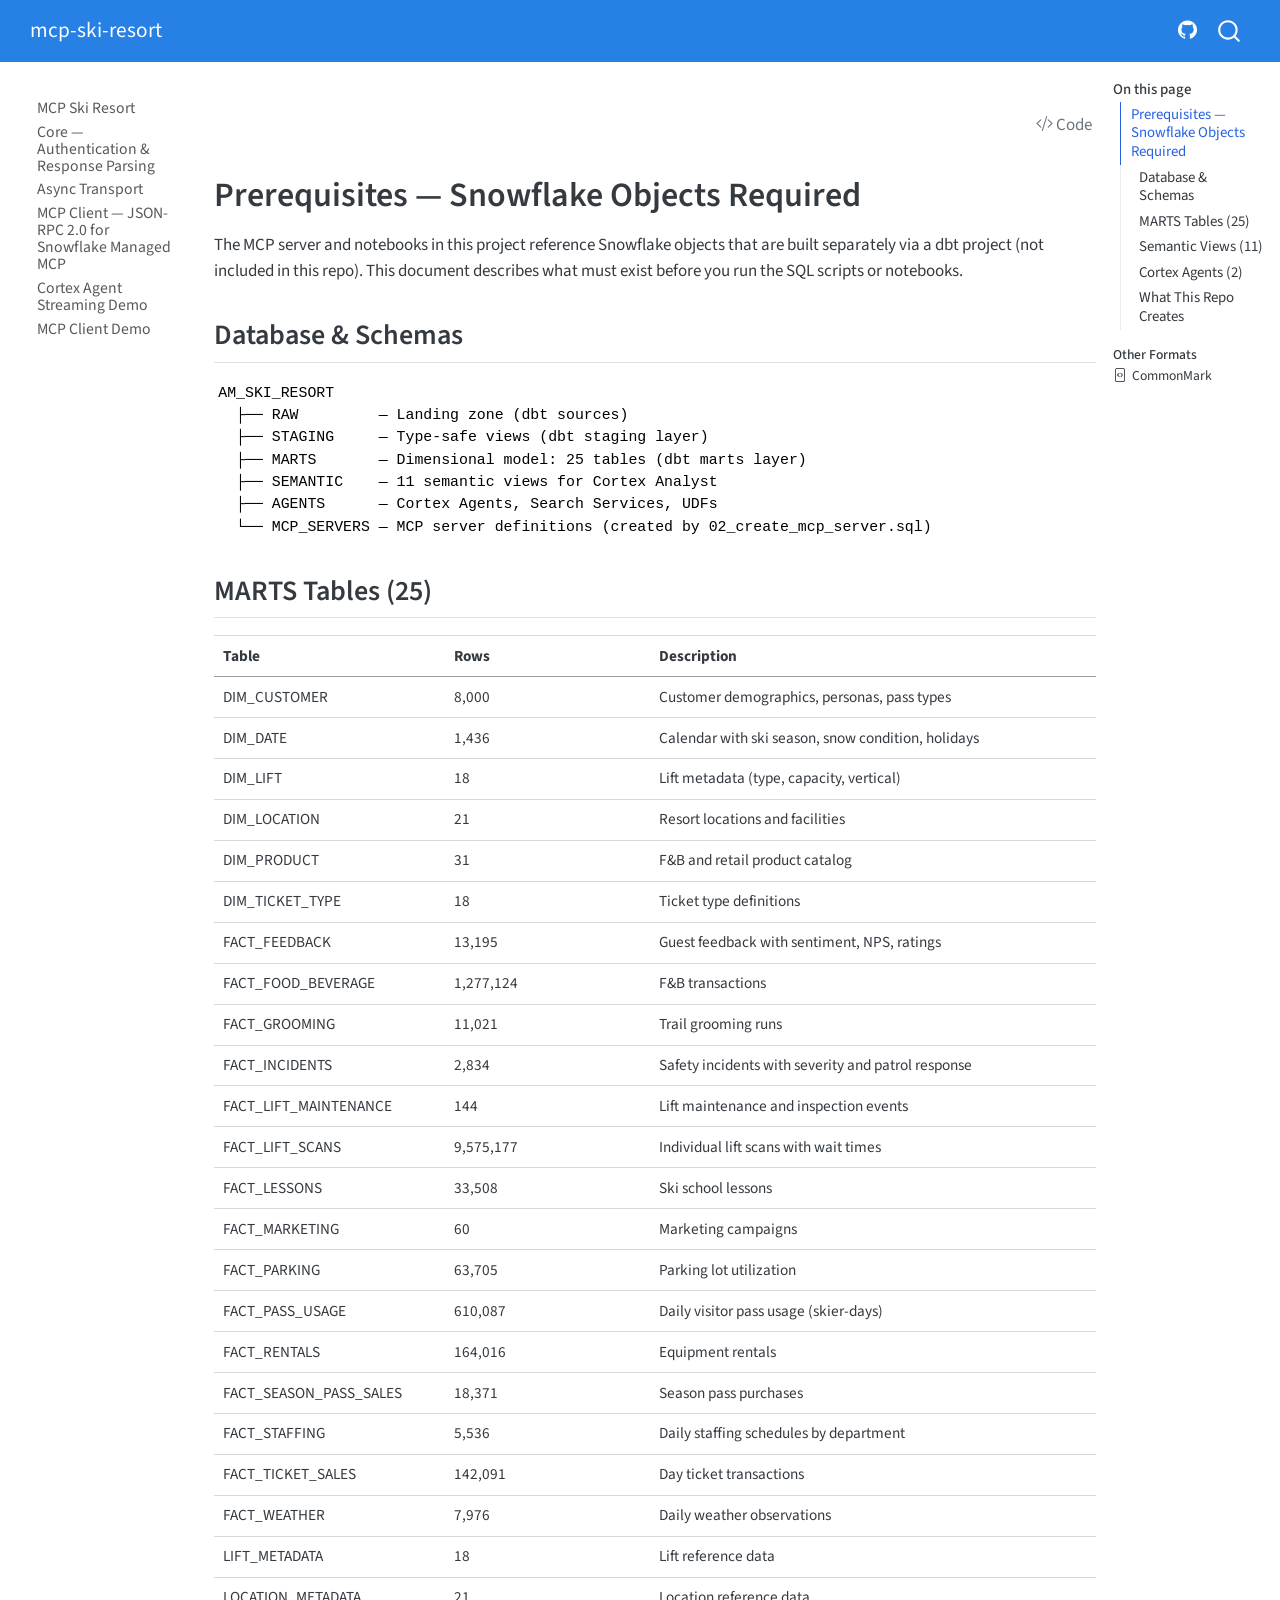
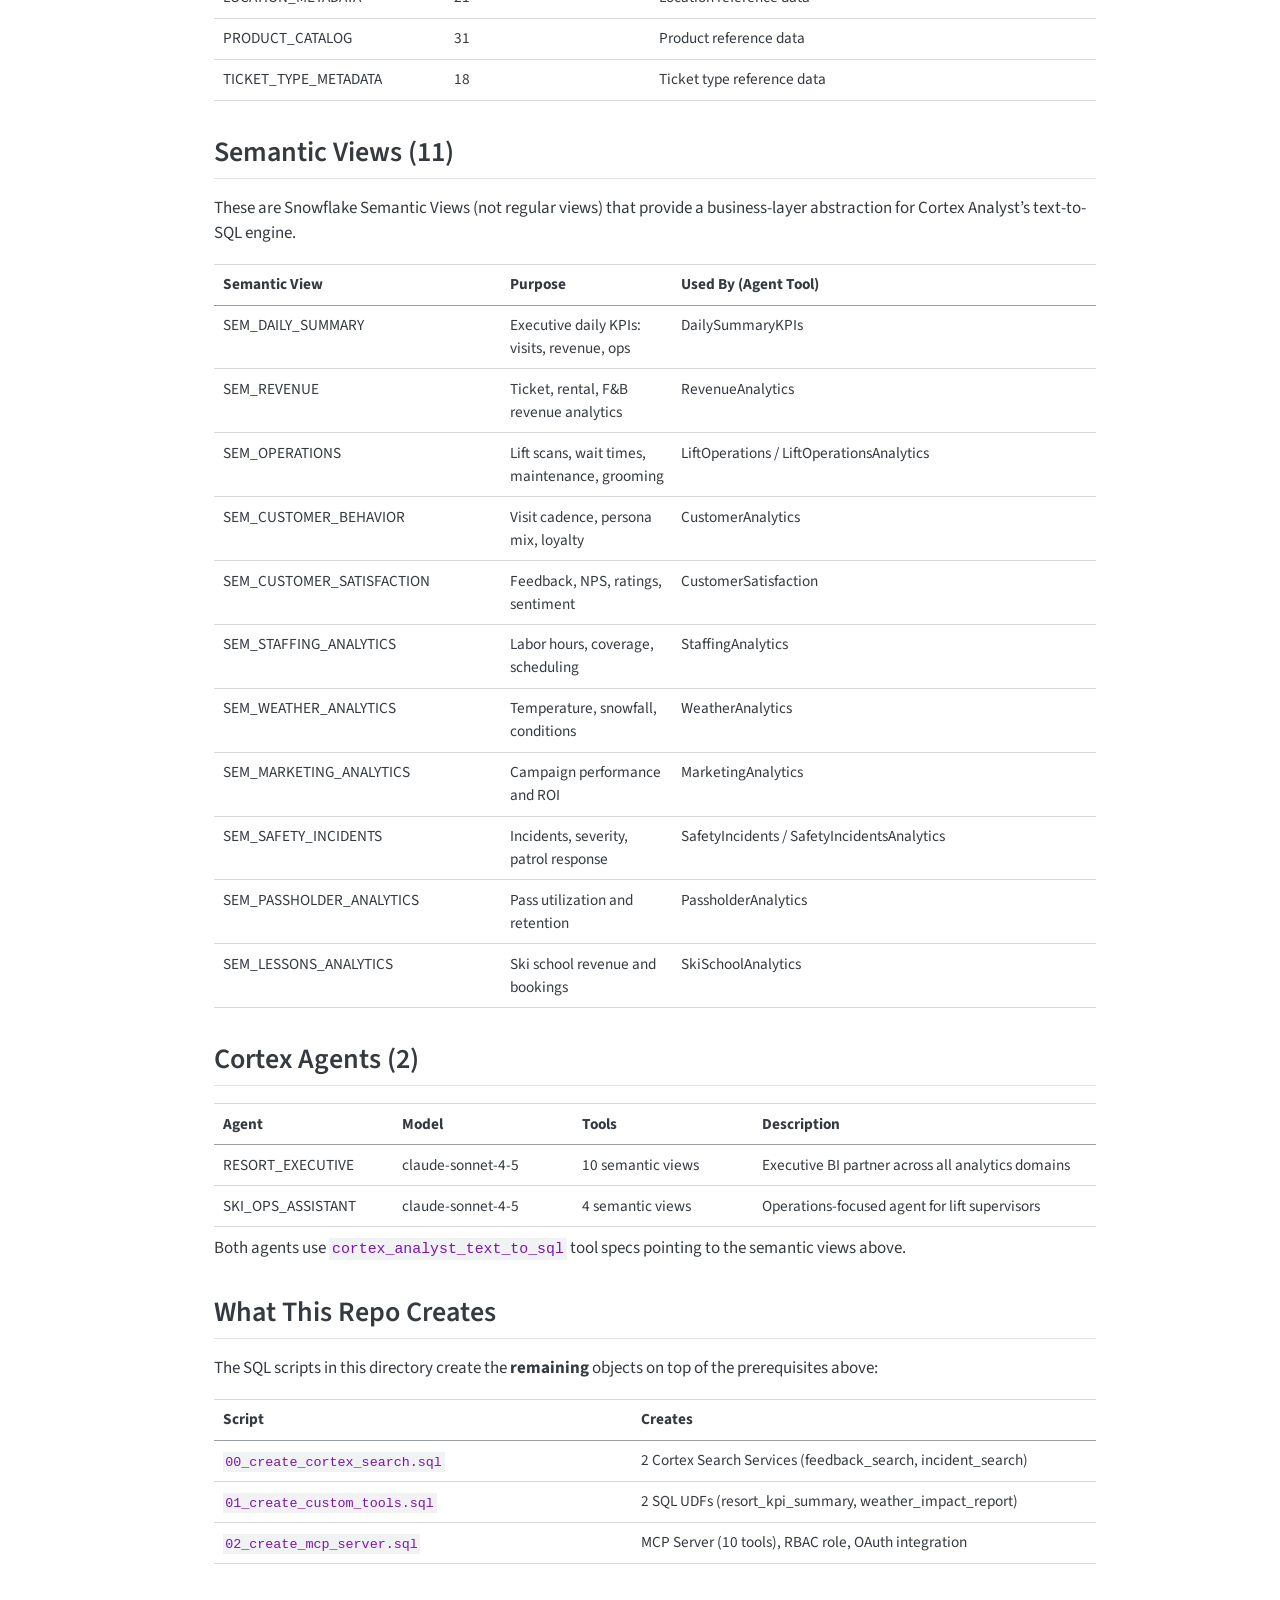
<file: PREREQUISITES.html>
<!DOCTYPE html>
<html xmlns="http://www.w3.org/1999/xhtml" lang="en" xml:lang="en"><head>

<meta charset="utf-8">
<meta name="generator" content="quarto-1.9.37">

<meta name="viewport" content="width=device-width, initial-scale=1.0, user-scalable=yes">


<title>prerequisites – mcp-ski-resort</title>
<style>
/* Default styles provided by pandoc.
** See https://pandoc.org/MANUAL.html#variables-for-html for config info.
*/
code{white-space: pre-wrap;}
span.smallcaps{font-variant: small-caps;}
div.columns{display: flex; gap: min(4vw, 1.5em);}
div.column{flex: auto; overflow-x: auto;}
div.hanging-indent{margin-left: 1.5em; text-indent: -1.5em;}
ul.task-list{list-style: none;}
ul.task-list li input[type="checkbox"] {
  width: 0.8em;
  margin: 0 0.8em 0.2em -1em; /* quarto-specific, see https://github.com/quarto-dev/quarto-cli/issues/4556 */ 
  vertical-align: middle;
}
/* CSS for syntax highlighting */
html { -webkit-text-size-adjust: 100%; }
pre > code.sourceCode { white-space: pre; position: relative; }
pre > code.sourceCode > span { display: inline-block; line-height: 1.25; }
pre > code.sourceCode > span:empty { height: 1.2em; }
.sourceCode { overflow: visible; }
code.sourceCode > span { color: inherit; text-decoration: inherit; }
div.sourceCode { margin: 1em 0; }
pre.sourceCode { margin: 0; }
@media screen {
div.sourceCode { overflow: auto; }
}
@media print {
pre > code.sourceCode { white-space: pre-wrap; }
pre > code.sourceCode > span { text-indent: -5em; padding-left: 5em; }
}
pre.numberSource code
  { counter-reset: source-line 0; }
pre.numberSource code > span
  { position: relative; left: -4em; counter-increment: source-line; }
pre.numberSource code > span > a:first-child::before
  { content: counter(source-line);
    position: relative; left: -1em; text-align: right; vertical-align: baseline;
    border: none; display: inline-block;
    -webkit-touch-callout: none; -webkit-user-select: none;
    -khtml-user-select: none; -moz-user-select: none;
    -ms-user-select: none; user-select: none;
    padding: 0 4px; width: 4em;
  }
pre.numberSource { margin-left: 3em;  padding-left: 4px; }
div.sourceCode
  {   }
@media screen {
pre > code.sourceCode > span > a:first-child::before { text-decoration: underline; }
}
</style>


<script src="site_libs/quarto-nav/quarto-nav.js"></script>
<script src="site_libs/quarto-nav/headroom.min.js"></script>
<script src="site_libs/clipboard/clipboard.min.js"></script>
<script src="site_libs/quarto-search/autocomplete.umd.js"></script>
<script src="site_libs/quarto-search/fuse.min.js"></script>
<script src="site_libs/quarto-search/quarto-search.js"></script>
<meta name="quarto:offset" content="./">
<script src="site_libs/quarto-html/quarto.js" type="module"></script>
<script src="site_libs/quarto-html/tabsets/tabsets.js" type="module"></script>
<script src="site_libs/quarto-html/popper.min.js"></script>
<script src="site_libs/quarto-html/tippy.umd.min.js"></script>
<script src="site_libs/quarto-html/anchor.min.js"></script>
<link href="site_libs/quarto-html/tippy.css" rel="stylesheet">
<link href="site_libs/quarto-html/quarto-syntax-highlighting-7f8f88aac4f3542376d5c11b86a4c14d.css" rel="stylesheet" id="quarto-text-highlighting-styles">
<script src="site_libs/bootstrap/bootstrap.min.js"></script>
<link href="site_libs/bootstrap/bootstrap-icons.css" rel="stylesheet">
<link href="site_libs/bootstrap/bootstrap-4b03a15772f9050b9d91d173b0686658.min.css" rel="stylesheet" append-hash="true" id="quarto-bootstrap" data-mode="light">
<script id="quarto-search-options" type="application/json">{
  "location": "navbar",
  "copy-button": false,
  "collapse-after": 3,
  "panel-placement": "end",
  "type": "overlay",
  "limit": 50,
  "keyboard-shortcut": [
    "f",
    "/",
    "s"
  ],
  "show-item-context": false,
  "language": {
    "search-no-results-text": "No results",
    "search-matching-documents-text": "matching documents",
    "search-copy-link-title": "Copy link to search",
    "search-hide-matches-text": "Hide additional matches",
    "search-more-match-text": "more match in this document",
    "search-more-matches-text": "more matches in this document",
    "search-clear-button-title": "Clear",
    "search-text-placeholder": "",
    "search-detached-cancel-button-title": "Cancel",
    "search-submit-button-title": "Submit",
    "search-label": "Search"
  }
}</script>


<link rel="stylesheet" href="styles.css">
<meta property="og:title" content="mcp-ski-resort">
<meta property="og:description" content="Snowflake Managed MCP Server client library and demos for Alpine Mountain Ski Resort">
<meta property="og:site_name" content="mcp-ski-resort">
<meta name="twitter:title" content="mcp-ski-resort">
<meta name="twitter:description" content="Snowflake Managed MCP Server client library and demos for Alpine Mountain Ski Resort">
<meta name="twitter:card" content="summary">
</head>

<body class="nav-sidebar floating nav-fixed quarto-light">

<div id="quarto-search-results"></div>
  <header id="quarto-header" class="headroom fixed-top">
    <nav class="navbar navbar-expand-lg " data-bs-theme="dark">
      <div class="navbar-container container-fluid">
      <div class="navbar-brand-container mx-auto">
    <a class="navbar-brand" href="./index.html">
    <span class="navbar-title">mcp-ski-resort</span>
    </a>
  </div>
            <div id="quarto-search" class="" title="Search"></div>
          <button class="navbar-toggler" type="button" data-bs-toggle="collapse" data-bs-target="#navbarCollapse" aria-controls="navbarCollapse" role="menu" aria-expanded="false" aria-label="Toggle navigation" onclick="if (window.quartoToggleHeadroom) { window.quartoToggleHeadroom(); }">
  <span class="navbar-toggler-icon"></span>
</button>
          <div class="collapse navbar-collapse" id="navbarCollapse">
            <ul class="navbar-nav navbar-nav-scroll ms-auto">
  <li class="nav-item compact">
    <a class="nav-link" href="https://github.com/Jeremy-Demlow/Snowflake-MCP"> <i class="bi bi-github" role="img">
</i> 
<span class="menu-text"></span></a>
  </li>  
</ul>
          </div> <!-- /navcollapse -->
            <div class="quarto-navbar-tools">
</div>
      </div> <!-- /container-fluid -->
    </nav>
  <nav class="quarto-secondary-nav">
    <div class="container-fluid d-flex">
      <button type="button" class="quarto-btn-toggle btn" data-bs-toggle="collapse" role="button" data-bs-target=".quarto-sidebar-collapse-item" aria-controls="quarto-sidebar" aria-expanded="false" aria-label="Toggle sidebar navigation" onclick="if (window.quartoToggleHeadroom) { window.quartoToggleHeadroom(); }">
        <i class="bi bi-layout-text-sidebar-reverse"></i>
      </button>
        <nav class="quarto-page-breadcrumbs" aria-label="breadcrumb"><ol class="breadcrumb"><li class="breadcrumb-item"></li></ol></nav>
        <a class="flex-grow-1" role="navigation" data-bs-toggle="collapse" data-bs-target=".quarto-sidebar-collapse-item" aria-controls="quarto-sidebar" aria-expanded="false" aria-label="Toggle sidebar navigation" onclick="if (window.quartoToggleHeadroom) { window.quartoToggleHeadroom(); }">      
        </a>
    </div>
  </nav>
</header>
<!-- content -->
<div id="quarto-content" class="quarto-container page-columns page-rows-contents page-layout-article page-navbar">
<!-- sidebar -->
  <nav id="quarto-sidebar" class="sidebar collapse collapse-horizontal quarto-sidebar-collapse-item sidebar-navigation floating overflow-auto">
    <div class="sidebar-menu-container"> 
    <ul class="list-unstyled mt-1">
        <li class="sidebar-item">
  <div class="sidebar-item-container"> 
  <a href="./index.html" class="sidebar-item-text sidebar-link">
 <span class="menu-text">MCP Ski Resort</span></a>
  </div>
</li>
        <li class="sidebar-item">
  <div class="sidebar-item-container"> 
  <a href="./core.html" class="sidebar-item-text sidebar-link">
 <span class="menu-text">Core — Authentication &amp; Response Parsing</span></a>
  </div>
</li>
        <li class="sidebar-item">
  <div class="sidebar-item-container"> 
  <a href="./async.html" class="sidebar-item-text sidebar-link">
 <span class="menu-text">Async Transport</span></a>
  </div>
</li>
        <li class="sidebar-item">
  <div class="sidebar-item-container"> 
  <a href="./mcp_client.html" class="sidebar-item-text sidebar-link">
 <span class="menu-text">MCP Client — JSON-RPC 2.0 for Snowflake Managed MCP</span></a>
  </div>
</li>
        <li class="sidebar-item">
  <div class="sidebar-item-container"> 
  <a href="./agent_streaming.html" class="sidebar-item-text sidebar-link">
 <span class="menu-text">Cortex Agent Streaming Demo</span></a>
  </div>
</li>
        <li class="sidebar-item">
  <div class="sidebar-item-container"> 
  <a href="./mcp_client_demo.html" class="sidebar-item-text sidebar-link">
 <span class="menu-text">MCP Client Demo</span></a>
  </div>
</li>
    </ul>
    </div>
</nav>
<div id="quarto-sidebar-glass" class="quarto-sidebar-collapse-item" data-bs-toggle="collapse" data-bs-target=".quarto-sidebar-collapse-item"></div>
<!-- margin-sidebar -->
    <div id="quarto-margin-sidebar" class="sidebar margin-sidebar">
        <nav id="TOC" role="doc-toc" class="toc-active">
    <h2 id="toc-title">On this page</h2>
   
  <ul>
  <li><a href="#prerequisites-snowflake-objects-required" id="toc-prerequisites-snowflake-objects-required" class="nav-link active" data-scroll-target="#prerequisites-snowflake-objects-required">Prerequisites — Snowflake Objects Required</a>
  <ul class="collapse">
  <li><a href="#database-schemas" id="toc-database-schemas" class="nav-link" data-scroll-target="#database-schemas">Database &amp; Schemas</a></li>
  <li><a href="#marts-tables-25" id="toc-marts-tables-25" class="nav-link" data-scroll-target="#marts-tables-25">MARTS Tables (25)</a></li>
  <li><a href="#semantic-views-11" id="toc-semantic-views-11" class="nav-link" data-scroll-target="#semantic-views-11">Semantic Views (11)</a></li>
  <li><a href="#cortex-agents-2" id="toc-cortex-agents-2" class="nav-link" data-scroll-target="#cortex-agents-2">Cortex Agents (2)</a></li>
  <li><a href="#what-this-repo-creates" id="toc-what-this-repo-creates" class="nav-link" data-scroll-target="#what-this-repo-creates">What This Repo Creates</a></li>
  </ul></li>
  </ul>
<div class="quarto-alternate-formats"><h2>Other Formats</h2><ul><li><a href="PREREQUISITES-commonmark.md"><i class="bi bi-file-code"></i>CommonMark</a></li></ul></div></nav>
    </div>
<!-- main -->
<main class="content" id="quarto-document-content"><header id="title-block-header" class="quarto-title-block"><h1 class="title display-7"></h1></header><div class="quarto-title-block"><div class="quarto-title-tools-only"><button type="button" class="btn code-tools-button" id="quarto-code-tools-source"><i class="bi"></i> Code</button></div></div>




<section id="prerequisites-snowflake-objects-required" class="level1">
<h1>Prerequisites — Snowflake Objects Required</h1>
<p>The MCP server and notebooks in this project reference Snowflake objects that are built separately via a dbt project (not included in this repo). This document describes what must exist before you run the SQL scripts or notebooks.</p>
<section id="database-schemas" class="level2">
<h2 class="anchored" data-anchor-id="database-schemas">Database &amp; Schemas</h2>
<pre><code>AM_SKI_RESORT
  ├── RAW         — Landing zone (dbt sources)
  ├── STAGING     — Type-safe views (dbt staging layer)
  ├── MARTS       — Dimensional model: 25 tables (dbt marts layer)
  ├── SEMANTIC    — 11 semantic views for Cortex Analyst
  ├── AGENTS      — Cortex Agents, Search Services, UDFs
  └── MCP_SERVERS — MCP server definitions (created by 02_create_mcp_server.sql)</code></pre>
</section>
<section id="marts-tables-25" class="level2">
<h2 class="anchored" data-anchor-id="marts-tables-25">MARTS Tables (25)</h2>
<table class="caption-top table">
<colgroup>
<col style="width: 26%">
<col style="width: 23%">
<col style="width: 50%">
</colgroup>
<thead>
<tr class="header">
<th>Table</th>
<th>Rows</th>
<th>Description</th>
</tr>
</thead>
<tbody>
<tr class="odd">
<td>DIM_CUSTOMER</td>
<td>8,000</td>
<td>Customer demographics, personas, pass types</td>
</tr>
<tr class="even">
<td>DIM_DATE</td>
<td>1,436</td>
<td>Calendar with ski season, snow condition, holidays</td>
</tr>
<tr class="odd">
<td>DIM_LIFT</td>
<td>18</td>
<td>Lift metadata (type, capacity, vertical)</td>
</tr>
<tr class="even">
<td>DIM_LOCATION</td>
<td>21</td>
<td>Resort locations and facilities</td>
</tr>
<tr class="odd">
<td>DIM_PRODUCT</td>
<td>31</td>
<td>F&amp;B and retail product catalog</td>
</tr>
<tr class="even">
<td>DIM_TICKET_TYPE</td>
<td>18</td>
<td>Ticket type definitions</td>
</tr>
<tr class="odd">
<td>FACT_FEEDBACK</td>
<td>13,195</td>
<td>Guest feedback with sentiment, NPS, ratings</td>
</tr>
<tr class="even">
<td>FACT_FOOD_BEVERAGE</td>
<td>1,277,124</td>
<td>F&amp;B transactions</td>
</tr>
<tr class="odd">
<td>FACT_GROOMING</td>
<td>11,021</td>
<td>Trail grooming runs</td>
</tr>
<tr class="even">
<td>FACT_INCIDENTS</td>
<td>2,834</td>
<td>Safety incidents with severity and patrol response</td>
</tr>
<tr class="odd">
<td>FACT_LIFT_MAINTENANCE</td>
<td>144</td>
<td>Lift maintenance and inspection events</td>
</tr>
<tr class="even">
<td>FACT_LIFT_SCANS</td>
<td>9,575,177</td>
<td>Individual lift scans with wait times</td>
</tr>
<tr class="odd">
<td>FACT_LESSONS</td>
<td>33,508</td>
<td>Ski school lessons</td>
</tr>
<tr class="even">
<td>FACT_MARKETING</td>
<td>60</td>
<td>Marketing campaigns</td>
</tr>
<tr class="odd">
<td>FACT_PARKING</td>
<td>63,705</td>
<td>Parking lot utilization</td>
</tr>
<tr class="even">
<td>FACT_PASS_USAGE</td>
<td>610,087</td>
<td>Daily visitor pass usage (skier-days)</td>
</tr>
<tr class="odd">
<td>FACT_RENTALS</td>
<td>164,016</td>
<td>Equipment rentals</td>
</tr>
<tr class="even">
<td>FACT_SEASON_PASS_SALES</td>
<td>18,371</td>
<td>Season pass purchases</td>
</tr>
<tr class="odd">
<td>FACT_STAFFING</td>
<td>5,536</td>
<td>Daily staffing schedules by department</td>
</tr>
<tr class="even">
<td>FACT_TICKET_SALES</td>
<td>142,091</td>
<td>Day ticket transactions</td>
</tr>
<tr class="odd">
<td>FACT_WEATHER</td>
<td>7,976</td>
<td>Daily weather observations</td>
</tr>
<tr class="even">
<td>LIFT_METADATA</td>
<td>18</td>
<td>Lift reference data</td>
</tr>
<tr class="odd">
<td>LOCATION_METADATA</td>
<td>21</td>
<td>Location reference data</td>
</tr>
<tr class="even">
<td>PRODUCT_CATALOG</td>
<td>31</td>
<td>Product reference data</td>
</tr>
<tr class="odd">
<td>TICKET_TYPE_METADATA</td>
<td>18</td>
<td>Ticket type reference data</td>
</tr>
</tbody>
</table>
</section>
<section id="semantic-views-11" class="level2">
<h2 class="anchored" data-anchor-id="semantic-views-11">Semantic Views (11)</h2>
<p>These are Snowflake Semantic Views (not regular views) that provide a business-layer abstraction for Cortex Analyst’s text-to-SQL engine.</p>
<table class="caption-top table">
<colgroup>
<col style="width: 32%">
<col style="width: 19%">
<col style="width: 47%">
</colgroup>
<thead>
<tr class="header">
<th>Semantic View</th>
<th>Purpose</th>
<th>Used By (Agent Tool)</th>
</tr>
</thead>
<tbody>
<tr class="odd">
<td>SEM_DAILY_SUMMARY</td>
<td>Executive daily KPIs: visits, revenue, ops</td>
<td>DailySummaryKPIs</td>
</tr>
<tr class="even">
<td>SEM_REVENUE</td>
<td>Ticket, rental, F&amp;B revenue analytics</td>
<td>RevenueAnalytics</td>
</tr>
<tr class="odd">
<td>SEM_OPERATIONS</td>
<td>Lift scans, wait times, maintenance, grooming</td>
<td>LiftOperations / LiftOperationsAnalytics</td>
</tr>
<tr class="even">
<td>SEM_CUSTOMER_BEHAVIOR</td>
<td>Visit cadence, persona mix, loyalty</td>
<td>CustomerAnalytics</td>
</tr>
<tr class="odd">
<td>SEM_CUSTOMER_SATISFACTION</td>
<td>Feedback, NPS, ratings, sentiment</td>
<td>CustomerSatisfaction</td>
</tr>
<tr class="even">
<td>SEM_STAFFING_ANALYTICS</td>
<td>Labor hours, coverage, scheduling</td>
<td>StaffingAnalytics</td>
</tr>
<tr class="odd">
<td>SEM_WEATHER_ANALYTICS</td>
<td>Temperature, snowfall, conditions</td>
<td>WeatherAnalytics</td>
</tr>
<tr class="even">
<td>SEM_MARKETING_ANALYTICS</td>
<td>Campaign performance and ROI</td>
<td>MarketingAnalytics</td>
</tr>
<tr class="odd">
<td>SEM_SAFETY_INCIDENTS</td>
<td>Incidents, severity, patrol response</td>
<td>SafetyIncidents / SafetyIncidentsAnalytics</td>
</tr>
<tr class="even">
<td>SEM_PASSHOLDER_ANALYTICS</td>
<td>Pass utilization and retention</td>
<td>PassholderAnalytics</td>
</tr>
<tr class="odd">
<td>SEM_LESSONS_ANALYTICS</td>
<td>Ski school revenue and bookings</td>
<td>SkiSchoolAnalytics</td>
</tr>
</tbody>
</table>
</section>
<section id="cortex-agents-2" class="level2">
<h2 class="anchored" data-anchor-id="cortex-agents-2">Cortex Agents (2)</h2>
<table class="caption-top table">
<colgroup>
<col style="width: 20%">
<col style="width: 20%">
<col style="width: 20%">
<col style="width: 38%">
</colgroup>
<thead>
<tr class="header">
<th>Agent</th>
<th>Model</th>
<th>Tools</th>
<th>Description</th>
</tr>
</thead>
<tbody>
<tr class="odd">
<td>RESORT_EXECUTIVE</td>
<td>claude-sonnet-4-5</td>
<td>10 semantic views</td>
<td>Executive BI partner across all analytics domains</td>
</tr>
<tr class="even">
<td>SKI_OPS_ASSISTANT</td>
<td>claude-sonnet-4-5</td>
<td>4 semantic views</td>
<td>Operations-focused agent for lift supervisors</td>
</tr>
</tbody>
</table>
<p>Both agents use <code>cortex_analyst_text_to_sql</code> tool specs pointing to the semantic views above.</p>
</section>
<section id="what-this-repo-creates" class="level2">
<h2 class="anchored" data-anchor-id="what-this-repo-creates">What This Repo Creates</h2>
<p>The SQL scripts in this directory create the <strong>remaining</strong> objects on top of the prerequisites above:</p>
<table class="caption-top table">
<colgroup>
<col style="width: 47%">
<col style="width: 52%">
</colgroup>
<thead>
<tr class="header">
<th>Script</th>
<th>Creates</th>
</tr>
</thead>
<tbody>
<tr class="odd">
<td><code>00_create_cortex_search.sql</code></td>
<td>2 Cortex Search Services (feedback_search, incident_search)</td>
</tr>
<tr class="even">
<td><code>01_create_custom_tools.sql</code></td>
<td>2 SQL UDFs (resort_kpi_summary, weather_impact_report)</td>
</tr>
<tr class="odd">
<td><code>02_create_mcp_server.sql</code></td>
<td>MCP Server (10 tools), RBAC role, OAuth integration</td>
</tr>
</tbody>
</table>


<!-- -->

</section>
</section>

</main> <!-- /main -->
<script id="quarto-html-after-body" type="application/javascript">
  window.document.addEventListener("DOMContentLoaded", function (event) {
    const icon = "";
    const anchorJS = new window.AnchorJS();
    anchorJS.options = {
      placement: 'right',
      icon: icon
    };
    anchorJS.add('.anchored');
    const isCodeAnnotation = (el) => {
      for (const clz of el.classList) {
        if (clz.startsWith('code-annotation-')) {                     
          return true;
        }
      }
      return false;
    }
    const onCopySuccess = function(e) {
      // button target
      const button = e.trigger;
      // don't keep focus
      button.blur();
      // flash "checked"
      button.classList.add('code-copy-button-checked');
      var currentTitle = button.getAttribute("title");
      button.setAttribute("title", "Copied!");
      let tooltip;
      if (window.bootstrap) {
        button.setAttribute("data-bs-toggle", "tooltip");
        button.setAttribute("data-bs-placement", "left");
        button.setAttribute("data-bs-title", "Copied!");
        tooltip = new bootstrap.Tooltip(button, 
          { trigger: "manual", 
            customClass: "code-copy-button-tooltip",
            offset: [0, -8]});
        tooltip.show();    
      }
      setTimeout(function() {
        if (tooltip) {
          tooltip.hide();
          button.removeAttribute("data-bs-title");
          button.removeAttribute("data-bs-toggle");
          button.removeAttribute("data-bs-placement");
        }
        button.setAttribute("title", currentTitle);
        button.classList.remove('code-copy-button-checked');
      }, 1000);
      // clear code selection
      e.clearSelection();
    }
    const getTextToCopy = function(trigger) {
      const outerScaffold = trigger.parentElement.cloneNode(true);
      const codeEl = outerScaffold.querySelector('code');
      for (const childEl of codeEl.children) {
        if (isCodeAnnotation(childEl)) {
          childEl.remove();
        }
      }
      return codeEl.innerText;
    }
    const clipboard = new window.ClipboardJS('.code-copy-button:not([data-in-quarto-modal])', {
      text: getTextToCopy
    });
    clipboard.on('success', onCopySuccess);
    if (window.document.getElementById('quarto-embedded-source-code-modal')) {
      const clipboardModal = new window.ClipboardJS('.code-copy-button[data-in-quarto-modal]', {
        text: getTextToCopy,
        container: window.document.getElementById('quarto-embedded-source-code-modal')
      });
      clipboardModal.on('success', onCopySuccess);
    }
    const viewSource = window.document.getElementById('quarto-view-source') ||
                       window.document.getElementById('quarto-code-tools-source');
    if (viewSource) {
      const sourceUrl = viewSource.getAttribute("data-quarto-source-url");
      viewSource.addEventListener("click", function(e) {
        if (sourceUrl) {
          // rstudio viewer pane
          if (/\bcapabilities=\b/.test(window.location)) {
            window.open(sourceUrl);
          } else {
            window.location.href = sourceUrl;
          }
        } else {
          const modal = new bootstrap.Modal(document.getElementById('quarto-embedded-source-code-modal'));
          modal.show();
        }
        return false;
      });
    }
    function toggleCodeHandler(show) {
      return function(e) {
        const detailsSrc = window.document.querySelectorAll(".cell > details > .sourceCode");
        for (let i=0; i<detailsSrc.length; i++) {
          const details = detailsSrc[i].parentElement;
          if (show) {
            details.open = true;
          } else {
            details.removeAttribute("open");
          }
        }
        const cellCodeDivs = window.document.querySelectorAll(".cell > .sourceCode");
        const fromCls = show ? "hidden" : "unhidden";
        const toCls = show ? "unhidden" : "hidden";
        for (let i=0; i<cellCodeDivs.length; i++) {
          const codeDiv = cellCodeDivs[i];
          if (codeDiv.classList.contains(fromCls)) {
            codeDiv.classList.remove(fromCls);
            codeDiv.classList.add(toCls);
          } 
        }
        return false;
      }
    }
    const hideAllCode = window.document.getElementById("quarto-hide-all-code");
    if (hideAllCode) {
      hideAllCode.addEventListener("click", toggleCodeHandler(false));
    }
    const showAllCode = window.document.getElementById("quarto-show-all-code");
    if (showAllCode) {
      showAllCode.addEventListener("click", toggleCodeHandler(true));
    }
      var localhostRegex = new RegExp(/^(?:http|https):\/\/localhost\:?[0-9]*\//);
      var mailtoRegex = new RegExp(/^mailto:/);
        var filterRegex = new RegExp("\/");
      var isInternal = (href) => {
          return filterRegex.test(href) || localhostRegex.test(href) || mailtoRegex.test(href);
      }
      // Inspect non-navigation links and adorn them if external
     var links = window.document.querySelectorAll('a[href]:not(.nav-link):not(.navbar-brand):not(.toc-action):not(.sidebar-link):not(.sidebar-item-toggle):not(.pagination-link):not(.no-external):not([aria-hidden]):not(.dropdown-item):not(.quarto-navigation-tool):not(.about-link)');
      for (var i=0; i<links.length; i++) {
        const link = links[i];
        if (!isInternal(link.href)) {
          // undo the damage that might have been done by quarto-nav.js in the case of
          // links that we want to consider external
          if (link.dataset.originalHref !== undefined) {
            link.href = link.dataset.originalHref;
          }
        }
      }
    function tippyHover(el, contentFn, onTriggerFn, onUntriggerFn) {
      const config = {
        allowHTML: true,
        maxWidth: 500,
        delay: 100,
        arrow: false,
        appendTo: function(el) {
            return el.parentElement;
        },
        interactive: true,
        interactiveBorder: 10,
        theme: 'quarto',
        placement: 'bottom-start',
      };
      if (contentFn) {
        config.content = contentFn;
      }
      if (onTriggerFn) {
        config.onTrigger = onTriggerFn;
      }
      if (onUntriggerFn) {
        config.onUntrigger = onUntriggerFn;
      }
      window.tippy(el, config); 
    }
    const noterefs = window.document.querySelectorAll('a[role="doc-noteref"]');
    for (var i=0; i<noterefs.length; i++) {
      const ref = noterefs[i];
      tippyHover(ref, function() {
        // use id or data attribute instead here
        let href = ref.getAttribute('data-footnote-href') || ref.getAttribute('href');
        try { href = new URL(href).hash; } catch {}
        const id = href.replace(/^#\/?/, "");
        const note = window.document.getElementById(id);
        if (note) {
          return note.innerHTML;
        } else {
          return "";
        }
      });
    }
    const xrefs = window.document.querySelectorAll('a.quarto-xref');
    const processXRef = (id, note) => {
      // Strip column container classes
      const stripColumnClz = (el) => {
        el.classList.remove("page-full", "page-columns");
        if (el.children) {
          for (const child of el.children) {
            stripColumnClz(child);
          }
        }
      }
      stripColumnClz(note)
      if (id === null || id.startsWith('sec-')) {
        // Special case sections, only their first couple elements
        const container = document.createElement("div");
        if (note.children && note.children.length > 2) {
          container.appendChild(note.children[0].cloneNode(true));
          for (let i = 1; i < note.children.length; i++) {
            const child = note.children[i];
            if (child.tagName === "P" && child.innerText === "") {
              continue;
            } else {
              container.appendChild(child.cloneNode(true));
              break;
            }
          }
          if (window.Quarto?.typesetMath) {
            window.Quarto.typesetMath(container);
          }
          return container.innerHTML
        } else {
          if (window.Quarto?.typesetMath) {
            window.Quarto.typesetMath(note);
          }
          return note.innerHTML;
        }
      } else {
        // Remove any anchor links if they are present
        const anchorLink = note.querySelector('a.anchorjs-link');
        if (anchorLink) {
          anchorLink.remove();
        }
        if (window.Quarto?.typesetMath) {
          window.Quarto.typesetMath(note);
        }
        if (note.classList.contains("callout")) {
          return note.outerHTML;
        } else {
          return note.innerHTML;
        }
      }
    }
    for (var i=0; i<xrefs.length; i++) {
      const xref = xrefs[i];
      tippyHover(xref, undefined, function(instance) {
        instance.disable();
        let url = xref.getAttribute('href');
        let hash = undefined; 
        if (url.startsWith('#')) {
          hash = url;
        } else {
          try { hash = new URL(url).hash; } catch {}
        }
        if (hash) {
          const id = hash.replace(/^#\/?/, "");
          const note = window.document.getElementById(id);
          if (note !== null) {
            try {
              const html = processXRef(id, note.cloneNode(true));
              instance.setContent(html);
            } finally {
              instance.enable();
              instance.show();
            }
          } else {
            // See if we can fetch this
            fetch(url.split('#')[0])
            .then(res => res.text())
            .then(html => {
              const parser = new DOMParser();
              const htmlDoc = parser.parseFromString(html, "text/html");
              const note = htmlDoc.getElementById(id);
              if (note !== null) {
                const html = processXRef(id, note);
                instance.setContent(html);
              } 
            }).finally(() => {
              instance.enable();
              instance.show();
            });
          }
        } else {
          // See if we can fetch a full url (with no hash to target)
          // This is a special case and we should probably do some content thinning / targeting
          fetch(url)
          .then(res => res.text())
          .then(html => {
            const parser = new DOMParser();
            const htmlDoc = parser.parseFromString(html, "text/html");
            const note = htmlDoc.querySelector('main.content');
            if (note !== null) {
              // This should only happen for chapter cross references
              // (since there is no id in the URL)
              // remove the first header
              if (note.children.length > 0 && note.children[0].tagName === "HEADER") {
                note.children[0].remove();
              }
              const html = processXRef(null, note);
              instance.setContent(html);
            } 
          }).finally(() => {
            instance.enable();
            instance.show();
          });
        }
      }, function(instance) {
      });
    }
        let selectedAnnoteEl;
        const selectorForAnnotation = ( cell, annotation) => {
          let cellAttr = 'data-code-cell="' + cell + '"';
          let lineAttr = 'data-code-annotation="' +  annotation + '"';
          const selector = 'span[' + cellAttr + '][' + lineAttr + ']';
          return selector;
        }
        const selectCodeLines = (annoteEl) => {
          const doc = window.document;
          const targetCell = annoteEl.getAttribute("data-target-cell");
          const targetAnnotation = annoteEl.getAttribute("data-target-annotation");
          const annoteSpan = window.document.querySelector(selectorForAnnotation(targetCell, targetAnnotation));
          const lines = annoteSpan.getAttribute("data-code-lines").split(",");
          const lineIds = lines.map((line) => {
            return targetCell + "-" + line;
          })
          let top = null;
          let height = null;
          let parent = null;
          if (lineIds.length > 0) {
              //compute the position of the single el (top and bottom and make a div)
              const el = window.document.getElementById(lineIds[0]);
              top = el.offsetTop;
              height = el.offsetHeight;
              parent = el.parentElement.parentElement;
            if (lineIds.length > 1) {
              const lastEl = window.document.getElementById(lineIds[lineIds.length - 1]);
              const bottom = lastEl.offsetTop + lastEl.offsetHeight;
              height = bottom - top;
            }
            if (top !== null && height !== null && parent !== null) {
              // cook up a div (if necessary) and position it 
              let div = window.document.getElementById("code-annotation-line-highlight");
              if (div === null) {
                div = window.document.createElement("div");
                div.setAttribute("id", "code-annotation-line-highlight");
                div.style.position = 'absolute';
                parent.appendChild(div);
              }
              div.style.top = top - 2 + "px";
              div.style.height = height + 4 + "px";
              div.style.left = 0;
              let gutterDiv = window.document.getElementById("code-annotation-line-highlight-gutter");
              if (gutterDiv === null) {
                gutterDiv = window.document.createElement("div");
                gutterDiv.setAttribute("id", "code-annotation-line-highlight-gutter");
                gutterDiv.style.position = 'absolute';
                const codeCell = window.document.getElementById(targetCell);
                const gutter = codeCell.querySelector('.code-annotation-gutter');
                gutter.appendChild(gutterDiv);
              }
              gutterDiv.style.top = top - 2 + "px";
              gutterDiv.style.height = height + 4 + "px";
            }
            selectedAnnoteEl = annoteEl;
          }
        };
        const unselectCodeLines = () => {
          const elementsIds = ["code-annotation-line-highlight", "code-annotation-line-highlight-gutter"];
          elementsIds.forEach((elId) => {
            const div = window.document.getElementById(elId);
            if (div) {
              div.remove();
            }
          });
          selectedAnnoteEl = undefined;
        };
          // Handle positioning of the toggle
      window.addEventListener(
        "resize",
        throttle(() => {
          elRect = undefined;
          if (selectedAnnoteEl) {
            selectCodeLines(selectedAnnoteEl);
          }
        }, 10)
      );
      function throttle(fn, ms) {
      let throttle = false;
      let timer;
        return (...args) => {
          if(!throttle) { // first call gets through
              fn.apply(this, args);
              throttle = true;
          } else { // all the others get throttled
              if(timer) clearTimeout(timer); // cancel #2
              timer = setTimeout(() => {
                fn.apply(this, args);
                timer = throttle = false;
              }, ms);
          }
        };
      }
        // Attach click handler to the DT
        const annoteDls = window.document.querySelectorAll('dt[data-target-cell]');
        for (const annoteDlNode of annoteDls) {
          annoteDlNode.addEventListener('click', (event) => {
            const clickedEl = event.target;
            if (clickedEl !== selectedAnnoteEl) {
              unselectCodeLines();
              const activeEl = window.document.querySelector('dt[data-target-cell].code-annotation-active');
              if (activeEl) {
                activeEl.classList.remove('code-annotation-active');
              }
              selectCodeLines(clickedEl);
              clickedEl.classList.add('code-annotation-active');
            } else {
              // Unselect the line
              unselectCodeLines();
              clickedEl.classList.remove('code-annotation-active');
            }
          });
        }
    const findCites = (el) => {
      const parentEl = el.parentElement;
      if (parentEl) {
        const cites = parentEl.dataset.cites;
        if (cites) {
          return {
            el,
            cites: cites.split(' ')
          };
        } else {
          return findCites(el.parentElement)
        }
      } else {
        return undefined;
      }
    };
    var bibliorefs = window.document.querySelectorAll('a[role="doc-biblioref"]');
    for (var i=0; i<bibliorefs.length; i++) {
      const ref = bibliorefs[i];
      const citeInfo = findCites(ref);
      if (citeInfo) {
        tippyHover(citeInfo.el, function() {
          var popup = window.document.createElement('div');
          citeInfo.cites.forEach(function(cite) {
            var citeDiv = window.document.createElement('div');
            citeDiv.classList.add('hanging-indent');
            citeDiv.classList.add('csl-entry');
            var biblioDiv = window.document.getElementById('ref-' + cite);
            if (biblioDiv) {
              citeDiv.innerHTML = biblioDiv.innerHTML;
            }
            popup.appendChild(citeDiv);
          });
          return popup.innerHTML;
        });
      }
    }
  });
  </script><div class="modal fade" id="quarto-embedded-source-code-modal" tabindex="-1" aria-labelledby="quarto-embedded-source-code-modal-label" aria-hidden="true"><div class="modal-dialog modal-dialog-scrollable"><div class="modal-content"><div class="modal-header"><h5 class="modal-title" id="quarto-embedded-source-code-modal-label">Source Code</h5><button class="btn-close" data-bs-dismiss="modal"></button></div><div class="modal-body"><div class="">
<div class="code-copy-outer-scaffold"><div class="sourceCode" id="cb2" data-shortcodes="false"><pre class="sourceCode markdown code-with-copy"><code class="sourceCode markdown"><span id="cb2-1"><a href="#cb2-1" aria-hidden="true" tabindex="-1"></a><span class="fu"># Prerequisites — Snowflake Objects Required</span></span>
<span id="cb2-2"><a href="#cb2-2" aria-hidden="true" tabindex="-1"></a></span>
<span id="cb2-3"><a href="#cb2-3" aria-hidden="true" tabindex="-1"></a>The MCP server and notebooks in this project reference Snowflake objects that are built</span>
<span id="cb2-4"><a href="#cb2-4" aria-hidden="true" tabindex="-1"></a>separately via a dbt project (not included in this repo). This document describes what</span>
<span id="cb2-5"><a href="#cb2-5" aria-hidden="true" tabindex="-1"></a>must exist before you run the SQL scripts or notebooks.</span>
<span id="cb2-6"><a href="#cb2-6" aria-hidden="true" tabindex="-1"></a></span>
<span id="cb2-7"><a href="#cb2-7" aria-hidden="true" tabindex="-1"></a><span class="fu">## Database &amp; Schemas</span></span>
<span id="cb2-8"><a href="#cb2-8" aria-hidden="true" tabindex="-1"></a></span>
<span id="cb2-9"><a href="#cb2-9" aria-hidden="true" tabindex="-1"></a><span class="in">```</span></span>
<span id="cb2-10"><a href="#cb2-10" aria-hidden="true" tabindex="-1"></a><span class="in">AM_SKI_RESORT</span></span>
<span id="cb2-11"><a href="#cb2-11" aria-hidden="true" tabindex="-1"></a><span class="in">  ├── RAW         — Landing zone (dbt sources)</span></span>
<span id="cb2-12"><a href="#cb2-12" aria-hidden="true" tabindex="-1"></a><span class="in">  ├── STAGING     — Type-safe views (dbt staging layer)</span></span>
<span id="cb2-13"><a href="#cb2-13" aria-hidden="true" tabindex="-1"></a><span class="in">  ├── MARTS       — Dimensional model: 25 tables (dbt marts layer)</span></span>
<span id="cb2-14"><a href="#cb2-14" aria-hidden="true" tabindex="-1"></a><span class="in">  ├── SEMANTIC    — 11 semantic views for Cortex Analyst</span></span>
<span id="cb2-15"><a href="#cb2-15" aria-hidden="true" tabindex="-1"></a><span class="in">  ├── AGENTS      — Cortex Agents, Search Services, UDFs</span></span>
<span id="cb2-16"><a href="#cb2-16" aria-hidden="true" tabindex="-1"></a><span class="in">  └── MCP_SERVERS — MCP server definitions (created by 02_create_mcp_server.sql)</span></span>
<span id="cb2-17"><a href="#cb2-17" aria-hidden="true" tabindex="-1"></a><span class="in">```</span></span>
<span id="cb2-18"><a href="#cb2-18" aria-hidden="true" tabindex="-1"></a></span>
<span id="cb2-19"><a href="#cb2-19" aria-hidden="true" tabindex="-1"></a><span class="fu">## MARTS Tables (25)</span></span>
<span id="cb2-20"><a href="#cb2-20" aria-hidden="true" tabindex="-1"></a></span>
<span id="cb2-21"><a href="#cb2-21" aria-hidden="true" tabindex="-1"></a><span class="pp">|</span> Table <span class="pp">|</span> Rows <span class="pp">|</span> Description <span class="pp">|</span></span>
<span id="cb2-22"><a href="#cb2-22" aria-hidden="true" tabindex="-1"></a><span class="pp">|-------|------|-------------|</span></span>
<span id="cb2-23"><a href="#cb2-23" aria-hidden="true" tabindex="-1"></a><span class="pp">|</span> DIM_CUSTOMER <span class="pp">|</span> 8,000 <span class="pp">|</span> Customer demographics, personas, pass types <span class="pp">|</span></span>
<span id="cb2-24"><a href="#cb2-24" aria-hidden="true" tabindex="-1"></a><span class="pp">|</span> DIM_DATE <span class="pp">|</span> 1,436 <span class="pp">|</span> Calendar with ski season, snow condition, holidays <span class="pp">|</span></span>
<span id="cb2-25"><a href="#cb2-25" aria-hidden="true" tabindex="-1"></a><span class="pp">|</span> DIM_LIFT <span class="pp">|</span> 18 <span class="pp">|</span> Lift metadata (type, capacity, vertical) <span class="pp">|</span></span>
<span id="cb2-26"><a href="#cb2-26" aria-hidden="true" tabindex="-1"></a><span class="pp">|</span> DIM_LOCATION <span class="pp">|</span> 21 <span class="pp">|</span> Resort locations and facilities <span class="pp">|</span></span>
<span id="cb2-27"><a href="#cb2-27" aria-hidden="true" tabindex="-1"></a><span class="pp">|</span> DIM_PRODUCT <span class="pp">|</span> 31 <span class="pp">|</span> F&amp;B and retail product catalog <span class="pp">|</span></span>
<span id="cb2-28"><a href="#cb2-28" aria-hidden="true" tabindex="-1"></a><span class="pp">|</span> DIM_TICKET_TYPE <span class="pp">|</span> 18 <span class="pp">|</span> Ticket type definitions <span class="pp">|</span></span>
<span id="cb2-29"><a href="#cb2-29" aria-hidden="true" tabindex="-1"></a><span class="pp">|</span> FACT_FEEDBACK <span class="pp">|</span> 13,195 <span class="pp">|</span> Guest feedback with sentiment, NPS, ratings <span class="pp">|</span></span>
<span id="cb2-30"><a href="#cb2-30" aria-hidden="true" tabindex="-1"></a><span class="pp">|</span> FACT_FOOD_BEVERAGE <span class="pp">|</span> 1,277,124 <span class="pp">|</span> F&amp;B transactions <span class="pp">|</span></span>
<span id="cb2-31"><a href="#cb2-31" aria-hidden="true" tabindex="-1"></a><span class="pp">|</span> FACT_GROOMING <span class="pp">|</span> 11,021 <span class="pp">|</span> Trail grooming runs <span class="pp">|</span></span>
<span id="cb2-32"><a href="#cb2-32" aria-hidden="true" tabindex="-1"></a><span class="pp">|</span> FACT_INCIDENTS <span class="pp">|</span> 2,834 <span class="pp">|</span> Safety incidents with severity and patrol response <span class="pp">|</span></span>
<span id="cb2-33"><a href="#cb2-33" aria-hidden="true" tabindex="-1"></a><span class="pp">|</span> FACT_LIFT_MAINTENANCE <span class="pp">|</span> 144 <span class="pp">|</span> Lift maintenance and inspection events <span class="pp">|</span></span>
<span id="cb2-34"><a href="#cb2-34" aria-hidden="true" tabindex="-1"></a><span class="pp">|</span> FACT_LIFT_SCANS <span class="pp">|</span> 9,575,177 <span class="pp">|</span> Individual lift scans with wait times <span class="pp">|</span></span>
<span id="cb2-35"><a href="#cb2-35" aria-hidden="true" tabindex="-1"></a><span class="pp">|</span> FACT_LESSONS <span class="pp">|</span> 33,508 <span class="pp">|</span> Ski school lessons <span class="pp">|</span></span>
<span id="cb2-36"><a href="#cb2-36" aria-hidden="true" tabindex="-1"></a><span class="pp">|</span> FACT_MARKETING <span class="pp">|</span> 60 <span class="pp">|</span> Marketing campaigns <span class="pp">|</span></span>
<span id="cb2-37"><a href="#cb2-37" aria-hidden="true" tabindex="-1"></a><span class="pp">|</span> FACT_PARKING <span class="pp">|</span> 63,705 <span class="pp">|</span> Parking lot utilization <span class="pp">|</span></span>
<span id="cb2-38"><a href="#cb2-38" aria-hidden="true" tabindex="-1"></a><span class="pp">|</span> FACT_PASS_USAGE <span class="pp">|</span> 610,087 <span class="pp">|</span> Daily visitor pass usage (skier-days) <span class="pp">|</span></span>
<span id="cb2-39"><a href="#cb2-39" aria-hidden="true" tabindex="-1"></a><span class="pp">|</span> FACT_RENTALS <span class="pp">|</span> 164,016 <span class="pp">|</span> Equipment rentals <span class="pp">|</span></span>
<span id="cb2-40"><a href="#cb2-40" aria-hidden="true" tabindex="-1"></a><span class="pp">|</span> FACT_SEASON_PASS_SALES <span class="pp">|</span> 18,371 <span class="pp">|</span> Season pass purchases <span class="pp">|</span></span>
<span id="cb2-41"><a href="#cb2-41" aria-hidden="true" tabindex="-1"></a><span class="pp">|</span> FACT_STAFFING <span class="pp">|</span> 5,536 <span class="pp">|</span> Daily staffing schedules by department <span class="pp">|</span></span>
<span id="cb2-42"><a href="#cb2-42" aria-hidden="true" tabindex="-1"></a><span class="pp">|</span> FACT_TICKET_SALES <span class="pp">|</span> 142,091 <span class="pp">|</span> Day ticket transactions <span class="pp">|</span></span>
<span id="cb2-43"><a href="#cb2-43" aria-hidden="true" tabindex="-1"></a><span class="pp">|</span> FACT_WEATHER <span class="pp">|</span> 7,976 <span class="pp">|</span> Daily weather observations <span class="pp">|</span></span>
<span id="cb2-44"><a href="#cb2-44" aria-hidden="true" tabindex="-1"></a><span class="pp">|</span> LIFT_METADATA <span class="pp">|</span> 18 <span class="pp">|</span> Lift reference data <span class="pp">|</span></span>
<span id="cb2-45"><a href="#cb2-45" aria-hidden="true" tabindex="-1"></a><span class="pp">|</span> LOCATION_METADATA <span class="pp">|</span> 21 <span class="pp">|</span> Location reference data <span class="pp">|</span></span>
<span id="cb2-46"><a href="#cb2-46" aria-hidden="true" tabindex="-1"></a><span class="pp">|</span> PRODUCT_CATALOG <span class="pp">|</span> 31 <span class="pp">|</span> Product reference data <span class="pp">|</span></span>
<span id="cb2-47"><a href="#cb2-47" aria-hidden="true" tabindex="-1"></a><span class="pp">|</span> TICKET_TYPE_METADATA <span class="pp">|</span> 18 <span class="pp">|</span> Ticket type reference data <span class="pp">|</span></span>
<span id="cb2-48"><a href="#cb2-48" aria-hidden="true" tabindex="-1"></a></span>
<span id="cb2-49"><a href="#cb2-49" aria-hidden="true" tabindex="-1"></a><span class="fu">## Semantic Views (11)</span></span>
<span id="cb2-50"><a href="#cb2-50" aria-hidden="true" tabindex="-1"></a></span>
<span id="cb2-51"><a href="#cb2-51" aria-hidden="true" tabindex="-1"></a>These are Snowflake Semantic Views (not regular views) that provide a business-layer</span>
<span id="cb2-52"><a href="#cb2-52" aria-hidden="true" tabindex="-1"></a>abstraction for Cortex Analyst's text-to-SQL engine.</span>
<span id="cb2-53"><a href="#cb2-53" aria-hidden="true" tabindex="-1"></a></span>
<span id="cb2-54"><a href="#cb2-54" aria-hidden="true" tabindex="-1"></a><span class="pp">|</span> Semantic View <span class="pp">|</span> Purpose <span class="pp">|</span> Used By (Agent Tool) <span class="pp">|</span></span>
<span id="cb2-55"><a href="#cb2-55" aria-hidden="true" tabindex="-1"></a><span class="pp">|---------------|---------|----------------------|</span></span>
<span id="cb2-56"><a href="#cb2-56" aria-hidden="true" tabindex="-1"></a><span class="pp">|</span> SEM_DAILY_SUMMARY <span class="pp">|</span> Executive daily KPIs: visits, revenue, ops <span class="pp">|</span> DailySummaryKPIs <span class="pp">|</span></span>
<span id="cb2-57"><a href="#cb2-57" aria-hidden="true" tabindex="-1"></a><span class="pp">|</span> SEM_REVENUE <span class="pp">|</span> Ticket, rental, F&amp;B revenue analytics <span class="pp">|</span> RevenueAnalytics <span class="pp">|</span></span>
<span id="cb2-58"><a href="#cb2-58" aria-hidden="true" tabindex="-1"></a><span class="pp">|</span> SEM_OPERATIONS <span class="pp">|</span> Lift scans, wait times, maintenance, grooming <span class="pp">|</span> LiftOperations / LiftOperationsAnalytics <span class="pp">|</span></span>
<span id="cb2-59"><a href="#cb2-59" aria-hidden="true" tabindex="-1"></a><span class="pp">|</span> SEM_CUSTOMER_BEHAVIOR <span class="pp">|</span> Visit cadence, persona mix, loyalty <span class="pp">|</span> CustomerAnalytics <span class="pp">|</span></span>
<span id="cb2-60"><a href="#cb2-60" aria-hidden="true" tabindex="-1"></a><span class="pp">|</span> SEM_CUSTOMER_SATISFACTION <span class="pp">|</span> Feedback, NPS, ratings, sentiment <span class="pp">|</span> CustomerSatisfaction <span class="pp">|</span></span>
<span id="cb2-61"><a href="#cb2-61" aria-hidden="true" tabindex="-1"></a><span class="pp">|</span> SEM_STAFFING_ANALYTICS <span class="pp">|</span> Labor hours, coverage, scheduling <span class="pp">|</span> StaffingAnalytics <span class="pp">|</span></span>
<span id="cb2-62"><a href="#cb2-62" aria-hidden="true" tabindex="-1"></a><span class="pp">|</span> SEM_WEATHER_ANALYTICS <span class="pp">|</span> Temperature, snowfall, conditions <span class="pp">|</span> WeatherAnalytics <span class="pp">|</span></span>
<span id="cb2-63"><a href="#cb2-63" aria-hidden="true" tabindex="-1"></a><span class="pp">|</span> SEM_MARKETING_ANALYTICS <span class="pp">|</span> Campaign performance and ROI <span class="pp">|</span> MarketingAnalytics <span class="pp">|</span></span>
<span id="cb2-64"><a href="#cb2-64" aria-hidden="true" tabindex="-1"></a><span class="pp">|</span> SEM_SAFETY_INCIDENTS <span class="pp">|</span> Incidents, severity, patrol response <span class="pp">|</span> SafetyIncidents / SafetyIncidentsAnalytics <span class="pp">|</span></span>
<span id="cb2-65"><a href="#cb2-65" aria-hidden="true" tabindex="-1"></a><span class="pp">|</span> SEM_PASSHOLDER_ANALYTICS <span class="pp">|</span> Pass utilization and retention <span class="pp">|</span> PassholderAnalytics <span class="pp">|</span></span>
<span id="cb2-66"><a href="#cb2-66" aria-hidden="true" tabindex="-1"></a><span class="pp">|</span> SEM_LESSONS_ANALYTICS <span class="pp">|</span> Ski school revenue and bookings <span class="pp">|</span> SkiSchoolAnalytics <span class="pp">|</span></span>
<span id="cb2-67"><a href="#cb2-67" aria-hidden="true" tabindex="-1"></a></span>
<span id="cb2-68"><a href="#cb2-68" aria-hidden="true" tabindex="-1"></a><span class="fu">## Cortex Agents (2)</span></span>
<span id="cb2-69"><a href="#cb2-69" aria-hidden="true" tabindex="-1"></a></span>
<span id="cb2-70"><a href="#cb2-70" aria-hidden="true" tabindex="-1"></a><span class="pp">|</span> Agent <span class="pp">|</span> Model <span class="pp">|</span> Tools <span class="pp">|</span> Description <span class="pp">|</span></span>
<span id="cb2-71"><a href="#cb2-71" aria-hidden="true" tabindex="-1"></a><span class="pp">|-------|-------|-------|-------------|</span></span>
<span id="cb2-72"><a href="#cb2-72" aria-hidden="true" tabindex="-1"></a><span class="pp">|</span> RESORT_EXECUTIVE <span class="pp">|</span> claude-sonnet-4-5 <span class="pp">|</span> 10 semantic views <span class="pp">|</span> Executive BI partner across all analytics domains <span class="pp">|</span></span>
<span id="cb2-73"><a href="#cb2-73" aria-hidden="true" tabindex="-1"></a><span class="pp">|</span> SKI_OPS_ASSISTANT <span class="pp">|</span> claude-sonnet-4-5 <span class="pp">|</span> 4 semantic views <span class="pp">|</span> Operations-focused agent for lift supervisors <span class="pp">|</span></span>
<span id="cb2-74"><a href="#cb2-74" aria-hidden="true" tabindex="-1"></a></span>
<span id="cb2-75"><a href="#cb2-75" aria-hidden="true" tabindex="-1"></a>Both agents use <span class="in">`cortex_analyst_text_to_sql`</span> tool specs pointing to the semantic views above.</span>
<span id="cb2-76"><a href="#cb2-76" aria-hidden="true" tabindex="-1"></a></span>
<span id="cb2-77"><a href="#cb2-77" aria-hidden="true" tabindex="-1"></a><span class="fu">## What This Repo Creates</span></span>
<span id="cb2-78"><a href="#cb2-78" aria-hidden="true" tabindex="-1"></a></span>
<span id="cb2-79"><a href="#cb2-79" aria-hidden="true" tabindex="-1"></a>The SQL scripts in this directory create the **remaining** objects on top of the</span>
<span id="cb2-80"><a href="#cb2-80" aria-hidden="true" tabindex="-1"></a>prerequisites above:</span>
<span id="cb2-81"><a href="#cb2-81" aria-hidden="true" tabindex="-1"></a></span>
<span id="cb2-82"><a href="#cb2-82" aria-hidden="true" tabindex="-1"></a><span class="pp">|</span> Script <span class="pp">|</span> Creates <span class="pp">|</span></span>
<span id="cb2-83"><a href="#cb2-83" aria-hidden="true" tabindex="-1"></a><span class="pp">|--------|---------|</span></span>
<span id="cb2-84"><a href="#cb2-84" aria-hidden="true" tabindex="-1"></a><span class="pp">|</span> <span class="in">`00_create_cortex_search.sql`</span> <span class="pp">|</span> 2 Cortex Search Services (feedback_search, incident_search) <span class="pp">|</span></span>
<span id="cb2-85"><a href="#cb2-85" aria-hidden="true" tabindex="-1"></a><span class="pp">|</span> <span class="in">`01_create_custom_tools.sql`</span> <span class="pp">|</span> 2 SQL UDFs (resort_kpi_summary, weather_impact_report) <span class="pp">|</span></span>
<span id="cb2-86"><a href="#cb2-86" aria-hidden="true" tabindex="-1"></a><span class="pp">|</span> <span class="in">`02_create_mcp_server.sql`</span> <span class="pp">|</span> MCP Server (10 tools), RBAC role, OAuth integration <span class="pp">|</span></span></code></pre></div><button title="Copy to Clipboard" class="code-copy-button" data-in-quarto-modal=""><i class="bi"></i></button></div>
</div></div></div></div></div>
</div> <!-- /content -->




</body></html>
</file>
<file: site_libs/quarto-html/tippy.css>
.tippy-box[data-animation=fade][data-state=hidden]{opacity:0}[data-tippy-root]{max-width:calc(100vw - 10px)}.tippy-box{position:relative;background-color:#333;color:#fff;border-radius:4px;font-size:14px;line-height:1.4;white-space:normal;outline:0;transition-property:transform,visibility,opacity}.tippy-box[data-placement^=top]>.tippy-arrow{bottom:0}.tippy-box[data-placement^=top]>.tippy-arrow:before{bottom:-7px;left:0;border-width:8px 8px 0;border-top-color:initial;transform-origin:center top}.tippy-box[data-placement^=bottom]>.tippy-arrow{top:0}.tippy-box[data-placement^=bottom]>.tippy-arrow:before{top:-7px;left:0;border-width:0 8px 8px;border-bottom-color:initial;transform-origin:center bottom}.tippy-box[data-placement^=left]>.tippy-arrow{right:0}.tippy-box[data-placement^=left]>.tippy-arrow:before{border-width:8px 0 8px 8px;border-left-color:initial;right:-7px;transform-origin:center left}.tippy-box[data-placement^=right]>.tippy-arrow{left:0}.tippy-box[data-placement^=right]>.tippy-arrow:before{left:-7px;border-width:8px 8px 8px 0;border-right-color:initial;transform-origin:center right}.tippy-box[data-inertia][data-state=visible]{transition-timing-function:cubic-bezier(.54,1.5,.38,1.11)}.tippy-arrow{width:16px;height:16px;color:#333}.tippy-arrow:before{content:"";position:absolute;border-color:transparent;border-style:solid}.tippy-content{position:relative;padding:5px 9px;z-index:1}
</file>
<file: site_libs/quarto-html/quarto-syntax-highlighting-7f8f88aac4f3542376d5c11b86a4c14d.css>
/* quarto syntax highlight colors */
:root {
  --quarto-hl-ot-color: #003B4F;
  --quarto-hl-at-color: #657422;
  --quarto-hl-ss-color: #20794D;
  --quarto-hl-an-color: #5E5E5E;
  --quarto-hl-fu-color: #4758AB;
  --quarto-hl-st-color: #20794D;
  --quarto-hl-cf-color: #003B4F;
  --quarto-hl-op-color: #5E5E5E;
  --quarto-hl-er-color: #AD0000;
  --quarto-hl-bn-color: #AD0000;
  --quarto-hl-al-color: #AD0000;
  --quarto-hl-va-color: #111111;
  --quarto-hl-bu-color: inherit;
  --quarto-hl-ex-color: inherit;
  --quarto-hl-pp-color: #AD0000;
  --quarto-hl-in-color: #5E5E5E;
  --quarto-hl-vs-color: #20794D;
  --quarto-hl-wa-color: #5E5E5E;
  --quarto-hl-do-color: #5E5E5E;
  --quarto-hl-im-color: #00769E;
  --quarto-hl-ch-color: #20794D;
  --quarto-hl-dt-color: #AD0000;
  --quarto-hl-fl-color: #AD0000;
  --quarto-hl-co-color: #5E5E5E;
  --quarto-hl-cv-color: #5E5E5E;
  --quarto-hl-cn-color: #8f5902;
  --quarto-hl-sc-color: #5E5E5E;
  --quarto-hl-dv-color: #AD0000;
  --quarto-hl-kw-color: #003B4F;
}

/* other quarto variables */
:root {
  --quarto-font-monospace: SFMono-Regular, Menlo, Monaco, Consolas, "Liberation Mono", "Courier New", monospace;
}

/* syntax highlight based on Pandoc's rules */
pre > code.sourceCode > span {
  color: #003B4F;
}

code.sourceCode > span {
  color: #003B4F;
}

div.sourceCode,
div.sourceCode pre.sourceCode {
  color: #003B4F;
}

/* Normal */
code span {
  color: #003B4F;
}

/* Alert */
code span.al {
  color: #AD0000;
  font-style: inherit;
}

/* Annotation */
code span.an {
  color: #5E5E5E;
  font-style: inherit;
}

/* Attribute */
code span.at {
  color: #657422;
  font-style: inherit;
}

/* BaseN */
code span.bn {
  color: #AD0000;
  font-style: inherit;
}

/* BuiltIn */
code span.bu {
  font-style: inherit;
}

/* ControlFlow */
code span.cf {
  color: #003B4F;
  font-weight: bold;
  font-style: inherit;
}

/* Char */
code span.ch {
  color: #20794D;
  font-style: inherit;
}

/* Constant */
code span.cn {
  color: #8f5902;
  font-style: inherit;
}

/* Comment */
code span.co {
  color: #5E5E5E;
  font-style: inherit;
}

/* CommentVar */
code span.cv {
  color: #5E5E5E;
  font-style: italic;
}

/* Documentation */
code span.do {
  color: #5E5E5E;
  font-style: italic;
}

/* DataType */
code span.dt {
  color: #AD0000;
  font-style: inherit;
}

/* DecVal */
code span.dv {
  color: #AD0000;
  font-style: inherit;
}

/* Error */
code span.er {
  color: #AD0000;
  font-style: inherit;
}

/* Extension */
code span.ex {
  font-style: inherit;
}

/* Float */
code span.fl {
  color: #AD0000;
  font-style: inherit;
}

/* Function */
code span.fu {
  color: #4758AB;
  font-style: inherit;
}

/* Import */
code span.im {
  color: #00769E;
  font-style: inherit;
}

/* Information */
code span.in {
  color: #5E5E5E;
  font-style: inherit;
}

/* Keyword */
code span.kw {
  color: #003B4F;
  font-weight: bold;
  font-style: inherit;
}

/* Operator */
code span.op {
  color: #5E5E5E;
  font-style: inherit;
}

/* Other */
code span.ot {
  color: #003B4F;
  font-style: inherit;
}

/* Preprocessor */
code span.pp {
  color: #AD0000;
  font-style: inherit;
}

/* SpecialChar */
code span.sc {
  color: #5E5E5E;
  font-style: inherit;
}

/* SpecialString */
code span.ss {
  color: #20794D;
  font-style: inherit;
}

/* String */
code span.st {
  color: #20794D;
  font-style: inherit;
}

/* Variable */
code span.va {
  color: #111111;
  font-style: inherit;
}

/* VerbatimString */
code span.vs {
  color: #20794D;
  font-style: inherit;
}

/* Warning */
code span.wa {
  color: #5E5E5E;
  font-style: italic;
}

.prevent-inlining {
  content: "</";
}

/*# sourceMappingURL=789ad8cd35626ba772517505b42a116e.css.map */
</file>
<file: styles.css>
.cell {
  margin-bottom: 1rem;
}

.cell > .sourceCode {
  margin-bottom: 0;
}

.cell-output > pre {
  margin-bottom: 0;
  max-height: 400px;
  overflow-y: auto;
}

.cell-output:not(.cell-output-markdown) > pre,
.cell-output:not(.cell-output-markdown) > .sourceCode > pre,
.cell-output-stdout > pre,
.cell-output-markdown {
  margin-left: 0.4rem;
  padding-left: 0.4rem;
  margin-top: 0;
  background: none;
  border-left: 2px solid lightsalmon;
  border-top-left-radius: 0;
  border-top-right-radius: 0;
}

.cell-output > .sourceCode {
  border: none;
}

.cell-output > .sourceCode {
  background: none;
  margin-top: 0;
}

div.description {
  padding-left: 2px;
  padding-top: 5px;
  font-style: italic;
  font-size: 135%;
  opacity: 70%;
}

table {
  font-size: 0.9em;
}
</file>
